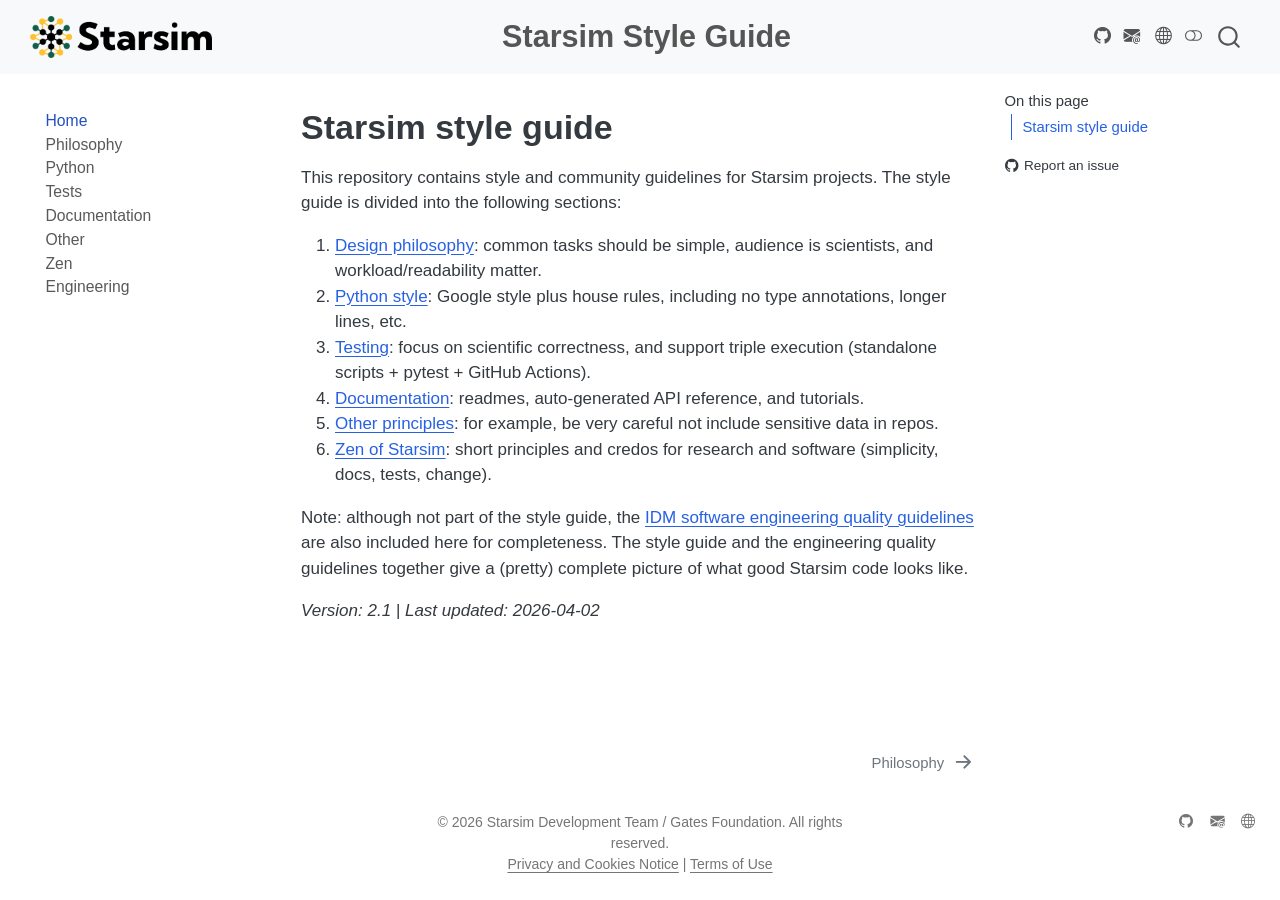
<file: index.html>
<!DOCTYPE html>
<html xmlns="http://www.w3.org/1999/xhtml" lang="en" xml:lang="en"><head>

<meta charset="utf-8">
<meta name="generator" content="quarto-1.10.19">

<meta name="viewport" content="width=device-width, initial-scale=1.0, user-scalable=yes">


<title>Starsim Style Guide</title>
<style>
/* Default styles provided by pandoc.
** See https://pandoc.org/MANUAL.html#variables-for-html for config info.
*/
span.smallcaps{font-variant: small-caps;}
div.columns{display: flex; gap: 1.5em;}
div.column{flex: auto;}
@media screen {
div.columns{gap: min(4vw, 1.5em);}
div.column{overflow-x: auto;}
}
div.hanging-indent{margin-left: 1.5em; text-indent: -1.5em;}
ul.task-list{list-style: none;}
ul.task-list li input[type="checkbox"] {
  width: 0.8em;
  margin: 0 0.8em 0.2em -1em; /* quarto-specific, see https://github.com/quarto-dev/quarto-cli/issues/4556 */ 
  vertical-align: middle;
}
</style>


<script src="site_libs/quarto-nav/quarto-nav.js"></script>
<script src="site_libs/clipboard/clipboard.min.js"></script>
<script src="site_libs/quarto-search/autocomplete.umd.js"></script>
<script src="site_libs/quarto-search/fuse.min.js"></script>
<script src="site_libs/quarto-search/quarto-search.js"></script>
<meta name="quarto:offset" content="./">
<link href="./1_philosophy.html" rel="next">
<link href=".//assets/favicon.ico" rel="icon">
<script src="site_libs/quarto-html/quarto.js" type="module"></script>
<script src="site_libs/quarto-html/tabsets/tabsets.js" type="module"></script>
<script src="site_libs/quarto-html/popper.min.js"></script>
<script src="site_libs/quarto-html/tippy.umd.min.js"></script>
<script src="site_libs/quarto-html/anchor.min.js"></script>
<link href="site_libs/quarto-html/tippy.css" rel="stylesheet">
<link href="site_libs/quarto-html/quarto-syntax-highlighting-5c1318cf63eba56dbef7ba16bc7d56f5.css" rel="stylesheet" class="quarto-color-scheme" id="quarto-text-highlighting-styles">
<link href="site_libs/quarto-html/quarto-syntax-highlighting-dark-6453f418aeef366c23116eb9cb0b6816.css" rel="stylesheet" class="quarto-color-scheme quarto-color-alternate" id="quarto-text-highlighting-styles">
<link href="site_libs/quarto-html/quarto-syntax-highlighting-5c1318cf63eba56dbef7ba16bc7d56f5.css" rel="stylesheet" class="quarto-color-scheme-extra" id="quarto-text-highlighting-styles">
<script src="site_libs/bootstrap/bootstrap.min.js"></script>
<link href="site_libs/bootstrap/bootstrap-icons.css" rel="stylesheet">
<link href="site_libs/bootstrap/bootstrap-f147ff0edcba14fc1363cea39731a244.min.css" rel="stylesheet" append-hash="true" class="quarto-color-scheme" id="quarto-bootstrap" data-mode="light">
<link href="site_libs/bootstrap/bootstrap-dark-9d73b2f327211b430cd3ecc299e40db5.min.css" rel="stylesheet" append-hash="true" class="quarto-color-scheme quarto-color-alternate" id="quarto-bootstrap" data-mode="dark">
<link href="site_libs/bootstrap/bootstrap-f147ff0edcba14fc1363cea39731a244.min.css" rel="stylesheet" append-hash="true" class="quarto-color-scheme-extra" id="quarto-bootstrap" data-mode="light">
<script id="quarto-search-options" type="application/json">{
  "location": "navbar",
  "copy-button": false,
  "collapse-after": 3,
  "panel-placement": "end",
  "type": "overlay",
  "limit": 50,
  "keyboard-shortcut": [
    "f",
    "/",
    "s"
  ],
  "language": {
    "search-no-results-text": "No results",
    "search-matching-documents-text": "matching documents",
    "search-copy-link-title": "Copy link to search",
    "search-hide-matches-text": "Hide additional matches",
    "search-more-match-text": "more match in this document",
    "search-more-matches-text": "more matches in this document",
    "search-clear-button-title": "Clear",
    "search-text-placeholder": "",
    "search-detached-cancel-button-title": "Cancel",
    "search-submit-button-title": "Submit",
    "search-label": "Search"
  }
}</script>


<link rel="stylesheet" href="assets/styles.css">
</head>

<body class="nav-sidebar floating nav-fixed quarto-light"><script id="quarto-html-before-body" type="application/javascript">
    const toggleBodyColorMode = (bsSheetEl) => {
      const mode = bsSheetEl.getAttribute("data-mode");
      const bodyEl = window.document.querySelector("body");
      if (mode === "dark") {
        bodyEl.classList.add("quarto-dark");
        bodyEl.classList.remove("quarto-light");
      } else {
        bodyEl.classList.add("quarto-light");
        bodyEl.classList.remove("quarto-dark");
      }
    }
    const toggleBodyColorPrimary = () => {
      const bsSheetEl = window.document.querySelector("link#quarto-bootstrap:not([rel=disabled-stylesheet])");
      if (bsSheetEl) {
        toggleBodyColorMode(bsSheetEl);
      }
    }
    const setColorSchemeToggle = (alternate) => {
      const toggles = window.document.querySelectorAll('.quarto-color-scheme-toggle');
      for (let i=0; i < toggles.length; i++) {
        const toggle = toggles[i];
        if (toggle) {
          if (alternate) {
            toggle.classList.add("alternate");
          } else {
            toggle.classList.remove("alternate");
          }
        }
      }
    };
    const toggleColorMode = (alternate) => {
      // Switch the stylesheets
      const primaryStylesheets = window.document.querySelectorAll('link.quarto-color-scheme:not(.quarto-color-alternate)');
      const alternateStylesheets = window.document.querySelectorAll('link.quarto-color-scheme.quarto-color-alternate');
      manageTransitions('#quarto-margin-sidebar .nav-link', false);
      if (alternate) {
        // note: dark is layered on light, we don't disable primary!
        enableStylesheet(alternateStylesheets);
        for (const sheetNode of alternateStylesheets) {
          if (sheetNode.id === "quarto-bootstrap") {
            toggleBodyColorMode(sheetNode);
          }
        }
      } else {
        disableStylesheet(alternateStylesheets);
        enableStylesheet(primaryStylesheets)
        toggleBodyColorPrimary();
      }
      manageTransitions('#quarto-margin-sidebar .nav-link', true);
      // Switch the toggles
      setColorSchemeToggle(alternate)
      // Hack to workaround the fact that safari doesn't
      // properly recolor the scrollbar when toggling (#1455)
      if (navigator.userAgent.indexOf('Safari') > 0 && navigator.userAgent.indexOf('Chrome') == -1) {
        manageTransitions("body", false);
        window.scrollTo(0, 1);
        setTimeout(() => {
          window.scrollTo(0, 0);
          manageTransitions("body", true);
        }, 40);
      }
    }
    const disableStylesheet = (stylesheets) => {
      for (let i=0; i < stylesheets.length; i++) {
        const stylesheet = stylesheets[i];
        stylesheet.rel = 'disabled-stylesheet';
      }
    }
    const enableStylesheet = (stylesheets) => {
      for (let i=0; i < stylesheets.length; i++) {
        const stylesheet = stylesheets[i];
        if(stylesheet.rel !== 'stylesheet') { // for Chrome, which will still FOUC without this check
          stylesheet.rel = 'stylesheet';
        }
      }
    }
    const manageTransitions = (selector, allowTransitions) => {
      const els = window.document.querySelectorAll(selector);
      for (let i=0; i < els.length; i++) {
        const el = els[i];
        if (allowTransitions) {
          el.classList.remove('notransition');
        } else {
          el.classList.add('notransition');
        }
      }
    }
    const isFileUrl = () => {
      return window.location.protocol === 'file:';
    }
    const hasAlternateSentinel = () => {
      let styleSentinel = getColorSchemeSentinel();
      if (styleSentinel !== null) {
        return styleSentinel === "alternate";
      } else {
        return false;
      }
    }
    const setStyleSentinel = (alternate) => {
      const value = alternate ? "alternate" : "default";
      if (!isFileUrl()) {
        window.localStorage.setItem("quarto-color-scheme", value);
      } else {
        localAlternateSentinel = value;
      }
    }
    const getColorSchemeSentinel = () => {
      if (!isFileUrl()) {
        const storageValue = window.localStorage.getItem("quarto-color-scheme");
        return storageValue != null ? storageValue : localAlternateSentinel;
      } else {
        return localAlternateSentinel;
      }
    }
    const toggleGiscusIfUsed = (isAlternate, darkModeDefault) => {
      const baseTheme = document.querySelector('#giscus-base-theme')?.value ?? 'light';
      const alternateTheme = document.querySelector('#giscus-alt-theme')?.value ?? 'dark';
      let newTheme = '';
      if(authorPrefersDark) {
        newTheme = isAlternate ? baseTheme : alternateTheme;
      } else {
        newTheme = isAlternate ? alternateTheme : baseTheme;
      }
      const changeGiscusTheme = () => {
        // From: https://github.com/giscus/giscus/issues/336
        const sendMessage = (message) => {
          const iframe = document.querySelector('iframe.giscus-frame');
          if (!iframe) return;
          iframe.contentWindow.postMessage({ giscus: message }, 'https://giscus.app');
        }
        sendMessage({
          setConfig: {
            theme: newTheme
          }
        });
      }
      const isGiscussLoaded = window.document.querySelector('iframe.giscus-frame') !== null;
      if (isGiscussLoaded) {
        changeGiscusTheme();
      }
    };
    const authorPrefersDark = false;
    const darkModeDefault = authorPrefersDark;
      document.querySelector('link#quarto-text-highlighting-styles.quarto-color-scheme-extra').rel = 'disabled-stylesheet';
      document.querySelector('link#quarto-bootstrap.quarto-color-scheme-extra').rel = 'disabled-stylesheet';
    let localAlternateSentinel = darkModeDefault ? 'alternate' : 'default';
    // Dark / light mode switch
    window.quartoToggleColorScheme = () => {
      // Read the current dark / light value
      let toAlternate = !hasAlternateSentinel();
      toggleColorMode(toAlternate);
      setStyleSentinel(toAlternate);
      toggleGiscusIfUsed(toAlternate, darkModeDefault);
      window.dispatchEvent(new Event('resize'));
    };
    // Switch to dark mode if need be
    if (hasAlternateSentinel()) {
      toggleColorMode(true);
    } else {
      toggleColorMode(false);
    }
  </script>

<div id="quarto-search-results"></div>
  <header id="quarto-header" class="headroom fixed-top">
    <nav class="navbar navbar-expand-lg " data-bs-theme="dark">
      <div class="navbar-container container-fluid">
      <div class="navbar-brand-container mx-auto">
    <a href="./index.html" class="navbar-brand navbar-brand-logo">
    <img src="./assets/starsim-logo.png" alt="" class="navbar-logo light-content">
    <img src="./assets/starsim-logo.png" alt="" class="navbar-logo dark-content">
    </a>
    <a class="navbar-brand" href="./index.html">
    <span class="navbar-title">Starsim Style Guide</span>
    </a>
  </div>
        <div class="quarto-navbar-tools tools-wide tools-end">
    <a href="https://github.com/starsimhub/styleguide" title="" class="quarto-navigation-tool px-1" aria-label=""><i class="bi bi-github"></i></a>
    <a href="mailto:info@starsim.org" title="" class="quarto-navigation-tool px-1" aria-label=""><i class="bi bi-envelope-at-fill"></i></a>
    <a href="https://starsim.org" title="" class="quarto-navigation-tool px-1" aria-label=""><i class="bi bi-globe"></i></a>
  <a href="" class="quarto-color-scheme-toggle quarto-navigation-tool  px-1" onclick="window.quartoToggleColorScheme(); return false;" title="Toggle dark mode"><i class="bi"></i></a>
</div>
          <div id="quarto-search" class="" title="Search"></div>
      </div> <!-- /container-fluid -->
    </nav>
  <nav class="quarto-secondary-nav">
    <div class="container-fluid d-flex">
      <button type="button" class="quarto-btn-toggle btn" data-bs-toggle="collapse" role="button" data-bs-target=".quarto-sidebar-collapse-item" aria-controls="quarto-sidebar" aria-expanded="false" aria-label="Toggle sidebar navigation" onclick="if (window.quartoToggleHeadroom) { window.quartoToggleHeadroom(); }">
        <i class="bi bi-layout-text-sidebar-reverse"></i>
      </button>
        <nav class="quarto-page-breadcrumbs" aria-label="breadcrumb"><ol class="breadcrumb"><li class="breadcrumb-item"><a href="./index.html">Home</a></li></ol></nav>
        <a class="flex-grow-1" role="navigation" data-bs-toggle="collapse" data-bs-target=".quarto-sidebar-collapse-item" aria-controls="quarto-sidebar" aria-expanded="false" aria-label="Toggle sidebar navigation" onclick="if (window.quartoToggleHeadroom) { window.quartoToggleHeadroom(); }">      
        </a>
    </div>
  </nav>
</header>
<!-- content -->
<div id="quarto-content" class="quarto-container page-columns page-rows-contents page-layout-article page-navbar">
<!-- sidebar -->
  <nav id="quarto-sidebar" class="sidebar collapse collapse-horizontal quarto-sidebar-collapse-item sidebar-navigation floating overflow-auto">
    <div class="sidebar-menu-container"> 
    <ul class="list-unstyled mt-1">
        <li class="sidebar-item">
  <div class="sidebar-item-container"> 
  <a href="./index.html" class="sidebar-item-text sidebar-link active">
 <span class="menu-text">Home</span></a>
  </div>
</li>
        <li class="sidebar-item">
  <div class="sidebar-item-container"> 
  <a href="./1_philosophy.html" class="sidebar-item-text sidebar-link">
 <span class="menu-text">Philosophy</span></a>
  </div>
</li>
        <li class="sidebar-item">
  <div class="sidebar-item-container"> 
  <a href="./2_python.html" class="sidebar-item-text sidebar-link">
 <span class="menu-text">Python</span></a>
  </div>
</li>
        <li class="sidebar-item">
  <div class="sidebar-item-container"> 
  <a href="./3_tests.html" class="sidebar-item-text sidebar-link">
 <span class="menu-text">Tests</span></a>
  </div>
</li>
        <li class="sidebar-item">
  <div class="sidebar-item-container"> 
  <a href="./4_documentation.html" class="sidebar-item-text sidebar-link">
 <span class="menu-text">Documentation</span></a>
  </div>
</li>
        <li class="sidebar-item">
  <div class="sidebar-item-container"> 
  <a href="./5_other.html" class="sidebar-item-text sidebar-link">
 <span class="menu-text">Other</span></a>
  </div>
</li>
        <li class="sidebar-item">
  <div class="sidebar-item-container"> 
  <a href="./6_zen.html" class="sidebar-item-text sidebar-link">
 <span class="menu-text">Zen</span></a>
  </div>
</li>
        <li class="sidebar-item">
  <div class="sidebar-item-container"> 
  <a href="./engineering_quality_guidelines.html" class="sidebar-item-text sidebar-link">
 <span class="menu-text">Engineering</span></a>
  </div>
</li>
    </ul>
    </div>
</nav>
<div id="quarto-sidebar-glass" class="quarto-sidebar-collapse-item" data-bs-toggle="collapse" data-bs-target=".quarto-sidebar-collapse-item"></div>
<!-- margin-sidebar -->
    <div id="quarto-margin-sidebar" class="sidebar margin-sidebar">
        <nav id="TOC" role="doc-toc" class="toc-active">
    <h2 id="toc-title">On this page</h2>
   
  <ul>
  <li><a href="#starsim-style-guide" id="toc-starsim-style-guide" class="nav-link active" data-scroll-target="#starsim-style-guide">Starsim style guide</a></li>
  </ul>
<div class="toc-actions"><ul><li><a href="https://github.com/starsimhub/styleguide/issues/new" class="toc-action"><i class="bi bi-github"></i>Report an issue</a></li></ul></div></nav>
    </div>
<!-- main -->
<main class="content" id="quarto-document-content"><header id="title-block-header" class="quarto-title-block"></header>





<section id="starsim-style-guide" class="level1">
<h1>Starsim style guide</h1>
<p>This repository contains style and community guidelines for Starsim projects. The style guide is divided into the following sections:</p>
<ol type="1">
<li><a href="./1_philosophy.html">Design philosophy</a>: common tasks should be simple, audience is scientists, and workload/readability matter.</li>
<li><a href="./2_python.html">Python style</a>: Google style plus house rules, including no type annotations, longer lines, etc.</li>
<li><a href="./3_tests.html">Testing</a>: focus on scientific correctness, and support triple execution (standalone scripts + pytest + GitHub Actions).</li>
<li><a href="./4_documentation.html">Documentation</a>: readmes, auto-generated API reference, and tutorials.</li>
<li><a href="./5_other.html">Other principles</a>: for example, be very careful not include sensitive data in repos.</li>
<li><a href="./6_zen.html">Zen of Starsim</a>: short principles and credos for research and software (simplicity, docs, tests, change).</li>
</ol>
<p>Note: although not part of the style guide, the <a href="./engineering_quality_guidelines.html">IDM software engineering quality guidelines</a> are also included here for completeness. The style guide and the engineering quality guidelines together give a (pretty) complete picture of what good Starsim code looks like.</p>
<p><em>Version: 2.1 | Last updated: 2026-04-02</em></p>


</section>

</main> <!-- /main -->
<script id="quarto-html-after-body" type="application/javascript">
  window.document.addEventListener("DOMContentLoaded", function (event) {
    // Ensure there is a toggle, if there isn't float one in the top right
    if (window.document.querySelector('.quarto-color-scheme-toggle') === null) {
      const a = window.document.createElement('a');
      a.classList.add('top-right');
      a.classList.add('quarto-color-scheme-toggle');
      a.href = "";
      a.onclick = function() { try { window.quartoToggleColorScheme(); } catch {} return false; };
      const i = window.document.createElement("i");
      i.classList.add('bi');
      a.appendChild(i);
      window.document.body.appendChild(a);
    }
    setColorSchemeToggle(hasAlternateSentinel())
    const icon = "";
    const anchorJS = new window.AnchorJS();
    anchorJS.options = {
      placement: 'right',
      icon: icon
    };
    anchorJS.add('.anchored');
    const isCodeAnnotation = (el) => {
      for (const clz of el.classList) {
        if (clz.startsWith('code-annotation-')) {                     
          return true;
        }
      }
      return false;
    }
    const onCopySuccess = function(e) {
      // button target
      const button = e.trigger;
      // don't keep focus
      button.blur();
      // flash "checked"
      button.classList.add('code-copy-button-checked');
      var currentTitle = button.getAttribute("title");
      button.setAttribute("title", "Copied!");
      let tooltip;
      if (window.bootstrap) {
        button.setAttribute("data-bs-toggle", "tooltip");
        button.setAttribute("data-bs-placement", "left");
        button.setAttribute("data-bs-title", "Copied!");
        tooltip = new bootstrap.Tooltip(button, 
          { trigger: "manual", 
            customClass: "code-copy-button-tooltip",
            offset: [0, -8]});
        tooltip.show();    
      }
      setTimeout(function() {
        if (tooltip) {
          tooltip.hide();
          button.removeAttribute("data-bs-title");
          button.removeAttribute("data-bs-toggle");
          button.removeAttribute("data-bs-placement");
        }
        button.setAttribute("title", currentTitle);
        button.classList.remove('code-copy-button-checked');
      }, 1000);
      // clear code selection
      e.clearSelection();
    }
    const getTextToCopy = function(trigger) {
      const outerScaffold = trigger.parentElement.cloneNode(true);
      const codeEl = outerScaffold.querySelector('code');
      for (const childEl of codeEl.children) {
        if (isCodeAnnotation(childEl)) {
          childEl.remove();
        }
      }
      return codeEl.innerText;
    }
    const clipboard = new window.ClipboardJS('.code-copy-button:not([data-in-quarto-modal])', {
      text: getTextToCopy
    });
    clipboard.on('success', onCopySuccess);
    if (window.document.getElementById('quarto-embedded-source-code-modal')) {
      const clipboardModal = new window.ClipboardJS('.code-copy-button[data-in-quarto-modal]', {
        text: getTextToCopy,
        container: window.document.getElementById('quarto-embedded-source-code-modal')
      });
      clipboardModal.on('success', onCopySuccess);
    }
      var localhostRegex = new RegExp(/^(?:http|https):\/\/localhost\:?[0-9]*\//);
      var mailtoRegex = new RegExp(/^mailto:/);
        var filterRegex = new RegExp("https:\/\/starsimhub\.github\.io\/styleguide\/");
      var isInternal = (href) => {
          return filterRegex.test(href) || localhostRegex.test(href) || mailtoRegex.test(href);
      }
      // Inspect non-navigation links and adorn them if external
     var links = window.document.querySelectorAll('a[href]:not(.nav-link):not(.navbar-brand):not(.toc-action):not(.sidebar-link):not(.sidebar-item-toggle):not(.pagination-link):not(.no-external):not([aria-hidden]):not(.dropdown-item):not(.quarto-navigation-tool):not(.about-link)');
      for (var i=0; i<links.length; i++) {
        const link = links[i];
        if (!isInternal(link.href)) {
          // undo the damage that might have been done by quarto-nav.js in the case of
          // links that we want to consider external
          if (link.dataset.originalHref !== undefined) {
            link.href = link.dataset.originalHref;
          }
        }
      }
    function tippyHover(el, contentFn, onTriggerFn, onUntriggerFn) {
      const config = {
        allowHTML: true,
        maxWidth: 500,
        delay: 100,
        arrow: false,
        appendTo: function(el) {
            return el.parentElement;
        },
        interactive: true,
        interactiveBorder: 10,
        theme: 'quarto',
        placement: 'bottom-start',
      };
      if (contentFn) {
        config.content = contentFn;
      }
      if (onTriggerFn) {
        config.onTrigger = onTriggerFn;
      }
      if (onUntriggerFn) {
        config.onUntrigger = onUntriggerFn;
      }
      window.tippy(el, config); 
    }
    const noterefs = window.document.querySelectorAll('a[role="doc-noteref"]');
    for (var i=0; i<noterefs.length; i++) {
      const ref = noterefs[i];
      tippyHover(ref, function() {
        // use id or data attribute instead here
        let href = ref.getAttribute('data-footnote-href') || ref.getAttribute('href');
        try { href = new URL(href).hash; } catch {}
        const id = href.replace(/^#\/?/, "");
        const note = window.document.getElementById(id);
        if (note) {
          return note.innerHTML;
        } else {
          return "";
        }
      });
    }
    const xrefs = window.document.querySelectorAll('a.quarto-xref');
    const processXRef = (id, note) => {
      // Strip column container classes
      const stripColumnClz = (el) => {
        el.classList.remove("page-full", "page-columns");
        if (el.children) {
          for (const child of el.children) {
            stripColumnClz(child);
          }
        }
      }
      stripColumnClz(note)
      if (id === null || id.startsWith('sec-')) {
        // Special case sections, only their first couple elements
        const container = document.createElement("div");
        if (note.children && note.children.length > 2) {
          container.appendChild(note.children[0].cloneNode(true));
          for (let i = 1; i < note.children.length; i++) {
            const child = note.children[i];
            if (child.tagName === "P" && child.innerText === "") {
              continue;
            } else {
              container.appendChild(child.cloneNode(true));
              break;
            }
          }
          if (window.Quarto?.typesetMath) {
            window.Quarto.typesetMath(container);
          }
          return container.innerHTML
        } else {
          if (window.Quarto?.typesetMath) {
            window.Quarto.typesetMath(note);
          }
          return note.innerHTML;
        }
      } else {
        // Remove any anchor links if they are present
        const anchorLink = note.querySelector('a.anchorjs-link');
        if (anchorLink) {
          anchorLink.remove();
        }
        if (window.Quarto?.typesetMath) {
          window.Quarto.typesetMath(note);
        }
        if (note.classList.contains("callout")) {
          return note.outerHTML;
        } else {
          return note.innerHTML;
        }
      }
    }
    for (var i=0; i<xrefs.length; i++) {
      const xref = xrefs[i];
      tippyHover(xref, undefined, function(instance) {
        instance.disable();
        let url = xref.getAttribute('href');
        let hash = undefined; 
        if (url.startsWith('#')) {
          hash = url;
        } else {
          try { hash = new URL(url).hash; } catch {}
        }
        if (hash) {
          const id = hash.replace(/^#\/?/, "");
          const note = window.document.getElementById(id);
          if (note !== null) {
            try {
              const html = processXRef(id, note.cloneNode(true));
              instance.setContent(html);
            } finally {
              instance.enable();
              instance.show();
            }
          } else {
            // See if we can fetch this
            fetch(url.split('#')[0])
            .then(res => res.text())
            .then(html => {
              const parser = new DOMParser();
              const htmlDoc = parser.parseFromString(html, "text/html");
              const note = htmlDoc.getElementById(id);
              if (note !== null) {
                const html = processXRef(id, note);
                instance.setContent(html);
              } 
            }).finally(() => {
              instance.enable();
              instance.show();
            });
          }
        } else {
          // See if we can fetch a full url (with no hash to target)
          // This is a special case and we should probably do some content thinning / targeting
          fetch(url)
          .then(res => res.text())
          .then(html => {
            const parser = new DOMParser();
            const htmlDoc = parser.parseFromString(html, "text/html");
            const note = htmlDoc.querySelector('main.content');
            if (note !== null) {
              // This should only happen for chapter cross references
              // (since there is no id in the URL)
              // remove the first header
              if (note.children.length > 0 && note.children[0].tagName === "HEADER") {
                note.children[0].remove();
              }
              const html = processXRef(null, note);
              instance.setContent(html);
            } 
          }).finally(() => {
            instance.enable();
            instance.show();
          });
        }
      }, function(instance) {
      });
    }
        let selectedAnnoteEl;
        const selectorForAnnotation = ( cell, annotation) => {
          let cellAttr = 'data-code-cell="' + cell + '"';
          let lineAttr = 'data-code-annotation="' +  annotation + '"';
          const selector = 'span[' + cellAttr + '][' + lineAttr + ']';
          return selector;
        }
        const selectCodeLines = (annoteEl) => {
          const doc = window.document;
          const targetCell = annoteEl.getAttribute("data-target-cell");
          const targetAnnotation = annoteEl.getAttribute("data-target-annotation");
          const annoteSpan = window.document.querySelector(selectorForAnnotation(targetCell, targetAnnotation));
          const lines = annoteSpan.getAttribute("data-code-lines").split(",");
          const lineIds = lines.map((line) => {
            return targetCell + "-" + line;
          })
          let top = null;
          let height = null;
          let parent = null;
          if (lineIds.length > 0) {
              //compute the position of the single el (top and bottom and make a div)
              const el = window.document.getElementById(lineIds[0]);
              top = el.offsetTop;
              height = el.offsetHeight;
              parent = el.parentElement.parentElement;
            if (lineIds.length > 1) {
              const lastEl = window.document.getElementById(lineIds[lineIds.length - 1]);
              const bottom = lastEl.offsetTop + lastEl.offsetHeight;
              height = bottom - top;
            }
            if (top !== null && height !== null && parent !== null) {
              // cook up a div (if necessary) and position it 
              let div = window.document.getElementById("code-annotation-line-highlight");
              if (div === null) {
                div = window.document.createElement("div");
                div.setAttribute("id", "code-annotation-line-highlight");
                div.style.position = 'absolute';
                parent.appendChild(div);
              }
              div.style.top = top - 2 + "px";
              div.style.height = height + 4 + "px";
              div.style.left = 0;
              let gutterDiv = window.document.getElementById("code-annotation-line-highlight-gutter");
              if (gutterDiv === null) {
                gutterDiv = window.document.createElement("div");
                gutterDiv.setAttribute("id", "code-annotation-line-highlight-gutter");
                gutterDiv.style.position = 'absolute';
                const codeCell = window.document.getElementById(targetCell);
                const gutter = codeCell.querySelector('.code-annotation-gutter');
                gutter.appendChild(gutterDiv);
              }
              gutterDiv.style.top = top - 2 + "px";
              gutterDiv.style.height = height + 4 + "px";
            }
            selectedAnnoteEl = annoteEl;
          }
        };
        const unselectCodeLines = () => {
          const elementsIds = ["code-annotation-line-highlight", "code-annotation-line-highlight-gutter"];
          elementsIds.forEach((elId) => {
            const div = window.document.getElementById(elId);
            if (div) {
              div.remove();
            }
          });
          selectedAnnoteEl = undefined;
        };
          // Handle positioning of the toggle
      window.addEventListener(
        "resize",
        throttle(() => {
          elRect = undefined;
          if (selectedAnnoteEl) {
            selectCodeLines(selectedAnnoteEl);
          }
        }, 10)
      );
      function throttle(fn, ms) {
      let throttle = false;
      let timer;
        return (...args) => {
          if(!throttle) { // first call gets through
              fn.apply(this, args);
              throttle = true;
          } else { // all the others get throttled
              if(timer) clearTimeout(timer); // cancel #2
              timer = setTimeout(() => {
                fn.apply(this, args);
                timer = throttle = false;
              }, ms);
          }
        };
      }
        // Attach click handler to the DT
        const annoteDls = window.document.querySelectorAll('dt[data-target-cell]');
        for (const annoteDlNode of annoteDls) {
          annoteDlNode.addEventListener('click', (event) => {
            const clickedEl = event.target;
            if (clickedEl !== selectedAnnoteEl) {
              unselectCodeLines();
              const activeEl = window.document.querySelector('dt[data-target-cell].code-annotation-active');
              if (activeEl) {
                activeEl.classList.remove('code-annotation-active');
              }
              selectCodeLines(clickedEl);
              clickedEl.classList.add('code-annotation-active');
            } else {
              // Unselect the line
              unselectCodeLines();
              clickedEl.classList.remove('code-annotation-active');
            }
          });
        }
    const findCites = (el) => {
      const parentEl = el.parentElement;
      if (parentEl) {
        const cites = parentEl.dataset.cites;
        if (cites) {
          return {
            el,
            cites: cites.split(' ')
          };
        } else {
          return findCites(el.parentElement)
        }
      } else {
        return undefined;
      }
    };
    var bibliorefs = window.document.querySelectorAll('a[role="doc-biblioref"]');
    for (var i=0; i<bibliorefs.length; i++) {
      const ref = bibliorefs[i];
      const citeInfo = findCites(ref);
      if (citeInfo) {
        tippyHover(citeInfo.el, function() {
          var popup = window.document.createElement('div');
          citeInfo.cites.forEach(function(cite) {
            var citeDiv = window.document.createElement('div');
            citeDiv.classList.add('hanging-indent');
            citeDiv.classList.add('csl-entry');
            var biblioDiv = window.document.getElementById('ref-' + cite);
            if (biblioDiv) {
              citeDiv.innerHTML = biblioDiv.innerHTML;
            }
            popup.appendChild(citeDiv);
          });
          return popup.innerHTML;
        });
      }
    }
  });
  </script>
<nav class="page-navigation">
  <div class="nav-page nav-page-previous">
  </div>
  <div class="nav-page nav-page-next">
      <a href="./1_philosophy.html" class="pagination-link" aria-label="Philosophy">
        <span class="nav-page-text">Philosophy</span> <i class="bi bi-arrow-right-short"></i>
      </a>
  </div>
</nav>
</div> <!-- /content -->
<footer class="footer">
  <div class="nav-footer">
    <div class="nav-footer-left">
      &nbsp;
    </div>   
    <div class="nav-footer-center">
<p>© 2026 Starsim Development Team / Gates Foundation. All rights reserved.<br><a href="https://www.gatesfoundation.org/Privacy-and-Cookies-Notice">Privacy and Cookies Notice</a> | <a href="https://www.gatesfoundation.org/Terms-of-Use">Terms of Use</a></p>
<div class="toc-actions d-sm-block d-md-none"><ul><li><a href="https://github.com/starsimhub/styleguide/issues/new" class="toc-action"><i class="bi bi-github"></i>Report an issue</a></li></ul></div></div>
    <div class="nav-footer-right">
      <ul class="footer-items list-unstyled">
    <li class="nav-item compact">
    <a class="nav-link" href="https://github.com/starsimhub/styleguide">
      <i class="bi bi-github" role="img" aria-label="GitHub">
</i> 
    </a>
  </li>  
    <li class="nav-item compact">
    <a class="nav-link" href="mailto:info@starsim.org">
      <i class="bi bi-envelope-at-fill" role="img">
</i> 
    </a>
  </li>  
    <li class="nav-item compact">
    <a class="nav-link" href="https://starsim.org/">
      <i class="bi bi-globe" role="img">
</i> 
    </a>
  </li>  
</ul>
    </div>
  </div>
</footer>




</body></html>
</file>
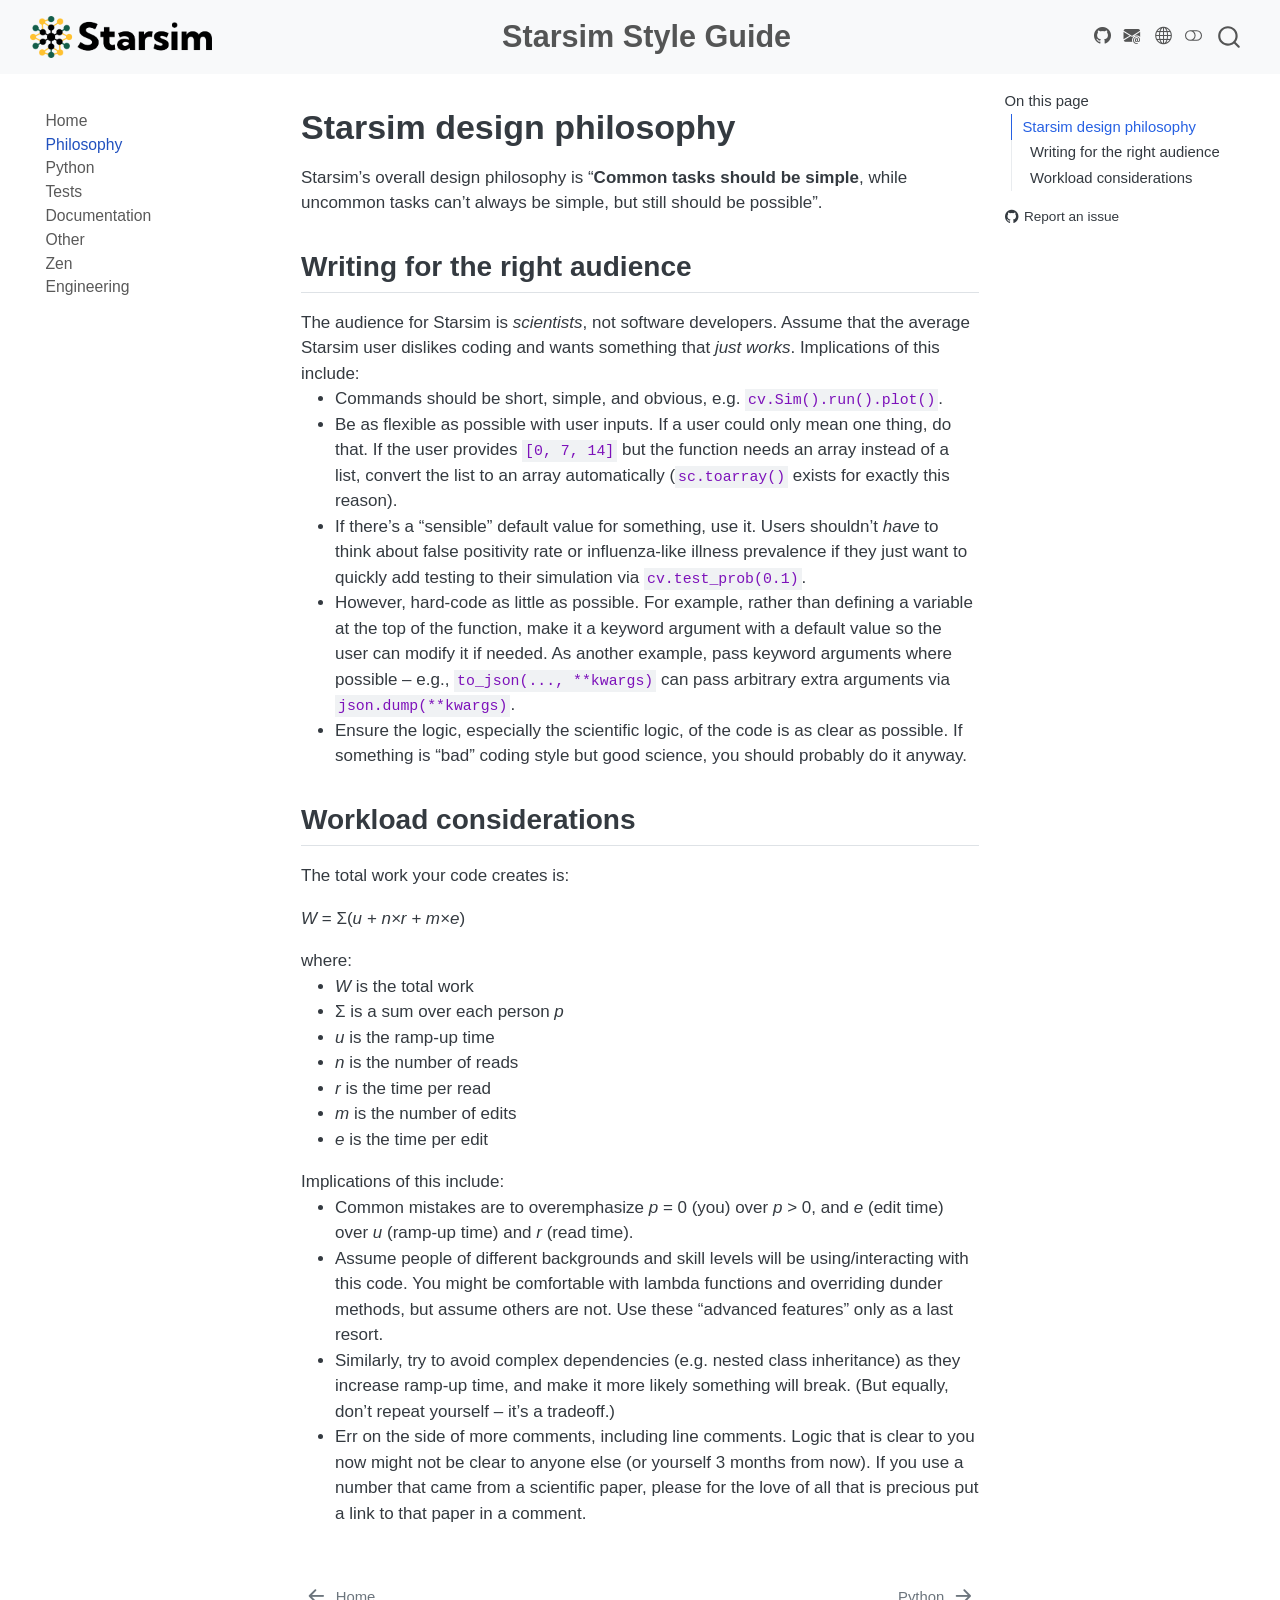
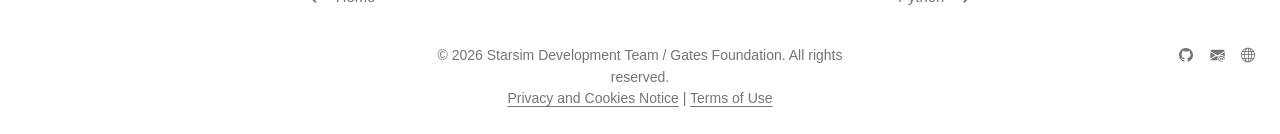
<file: 1_philosophy.html>
<!DOCTYPE html>
<html xmlns="http://www.w3.org/1999/xhtml" lang="en" xml:lang="en"><head>

<meta charset="utf-8">
<meta name="generator" content="quarto-1.10.19">

<meta name="viewport" content="width=device-width, initial-scale=1.0, user-scalable=yes">


<title>philosophy – Starsim Style Guide</title>
<style>
/* Default styles provided by pandoc.
** See https://pandoc.org/MANUAL.html#variables-for-html for config info.
*/
span.smallcaps{font-variant: small-caps;}
div.columns{display: flex; gap: 1.5em;}
div.column{flex: auto;}
@media screen {
div.columns{gap: min(4vw, 1.5em);}
div.column{overflow-x: auto;}
}
div.hanging-indent{margin-left: 1.5em; text-indent: -1.5em;}
ul.task-list{list-style: none;}
ul.task-list li input[type="checkbox"] {
  width: 0.8em;
  margin: 0 0.8em 0.2em -1em; /* quarto-specific, see https://github.com/quarto-dev/quarto-cli/issues/4556 */ 
  vertical-align: middle;
}
</style>


<script src="site_libs/quarto-nav/quarto-nav.js"></script>
<script src="site_libs/clipboard/clipboard.min.js"></script>
<script src="site_libs/quarto-search/autocomplete.umd.js"></script>
<script src="site_libs/quarto-search/fuse.min.js"></script>
<script src="site_libs/quarto-search/quarto-search.js"></script>
<meta name="quarto:offset" content="./">
<link href="./2_python.html" rel="next">
<link href="./index.html" rel="prev">
<link href=".//assets/favicon.ico" rel="icon">
<script src="site_libs/quarto-html/quarto.js" type="module"></script>
<script src="site_libs/quarto-html/tabsets/tabsets.js" type="module"></script>
<script src="site_libs/quarto-html/popper.min.js"></script>
<script src="site_libs/quarto-html/tippy.umd.min.js"></script>
<script src="site_libs/quarto-html/anchor.min.js"></script>
<link href="site_libs/quarto-html/tippy.css" rel="stylesheet">
<link href="site_libs/quarto-html/quarto-syntax-highlighting-5c1318cf63eba56dbef7ba16bc7d56f5.css" rel="stylesheet" class="quarto-color-scheme" id="quarto-text-highlighting-styles">
<link href="site_libs/quarto-html/quarto-syntax-highlighting-dark-6453f418aeef366c23116eb9cb0b6816.css" rel="stylesheet" class="quarto-color-scheme quarto-color-alternate" id="quarto-text-highlighting-styles">
<link href="site_libs/quarto-html/quarto-syntax-highlighting-5c1318cf63eba56dbef7ba16bc7d56f5.css" rel="stylesheet" class="quarto-color-scheme-extra" id="quarto-text-highlighting-styles">
<script src="site_libs/bootstrap/bootstrap.min.js"></script>
<link href="site_libs/bootstrap/bootstrap-icons.css" rel="stylesheet">
<link href="site_libs/bootstrap/bootstrap-f147ff0edcba14fc1363cea39731a244.min.css" rel="stylesheet" append-hash="true" class="quarto-color-scheme" id="quarto-bootstrap" data-mode="light">
<link href="site_libs/bootstrap/bootstrap-dark-9d73b2f327211b430cd3ecc299e40db5.min.css" rel="stylesheet" append-hash="true" class="quarto-color-scheme quarto-color-alternate" id="quarto-bootstrap" data-mode="dark">
<link href="site_libs/bootstrap/bootstrap-f147ff0edcba14fc1363cea39731a244.min.css" rel="stylesheet" append-hash="true" class="quarto-color-scheme-extra" id="quarto-bootstrap" data-mode="light">
<script id="quarto-search-options" type="application/json">{
  "location": "navbar",
  "copy-button": false,
  "collapse-after": 3,
  "panel-placement": "end",
  "type": "overlay",
  "limit": 50,
  "keyboard-shortcut": [
    "f",
    "/",
    "s"
  ],
  "language": {
    "search-no-results-text": "No results",
    "search-matching-documents-text": "matching documents",
    "search-copy-link-title": "Copy link to search",
    "search-hide-matches-text": "Hide additional matches",
    "search-more-match-text": "more match in this document",
    "search-more-matches-text": "more matches in this document",
    "search-clear-button-title": "Clear",
    "search-text-placeholder": "",
    "search-detached-cancel-button-title": "Cancel",
    "search-submit-button-title": "Submit",
    "search-label": "Search"
  }
}</script>


<link rel="stylesheet" href="assets/styles.css">
</head>

<body class="nav-sidebar floating nav-fixed quarto-light"><script id="quarto-html-before-body" type="application/javascript">
    const toggleBodyColorMode = (bsSheetEl) => {
      const mode = bsSheetEl.getAttribute("data-mode");
      const bodyEl = window.document.querySelector("body");
      if (mode === "dark") {
        bodyEl.classList.add("quarto-dark");
        bodyEl.classList.remove("quarto-light");
      } else {
        bodyEl.classList.add("quarto-light");
        bodyEl.classList.remove("quarto-dark");
      }
    }
    const toggleBodyColorPrimary = () => {
      const bsSheetEl = window.document.querySelector("link#quarto-bootstrap:not([rel=disabled-stylesheet])");
      if (bsSheetEl) {
        toggleBodyColorMode(bsSheetEl);
      }
    }
    const setColorSchemeToggle = (alternate) => {
      const toggles = window.document.querySelectorAll('.quarto-color-scheme-toggle');
      for (let i=0; i < toggles.length; i++) {
        const toggle = toggles[i];
        if (toggle) {
          if (alternate) {
            toggle.classList.add("alternate");
          } else {
            toggle.classList.remove("alternate");
          }
        }
      }
    };
    const toggleColorMode = (alternate) => {
      // Switch the stylesheets
      const primaryStylesheets = window.document.querySelectorAll('link.quarto-color-scheme:not(.quarto-color-alternate)');
      const alternateStylesheets = window.document.querySelectorAll('link.quarto-color-scheme.quarto-color-alternate');
      manageTransitions('#quarto-margin-sidebar .nav-link', false);
      if (alternate) {
        // note: dark is layered on light, we don't disable primary!
        enableStylesheet(alternateStylesheets);
        for (const sheetNode of alternateStylesheets) {
          if (sheetNode.id === "quarto-bootstrap") {
            toggleBodyColorMode(sheetNode);
          }
        }
      } else {
        disableStylesheet(alternateStylesheets);
        enableStylesheet(primaryStylesheets)
        toggleBodyColorPrimary();
      }
      manageTransitions('#quarto-margin-sidebar .nav-link', true);
      // Switch the toggles
      setColorSchemeToggle(alternate)
      // Hack to workaround the fact that safari doesn't
      // properly recolor the scrollbar when toggling (#1455)
      if (navigator.userAgent.indexOf('Safari') > 0 && navigator.userAgent.indexOf('Chrome') == -1) {
        manageTransitions("body", false);
        window.scrollTo(0, 1);
        setTimeout(() => {
          window.scrollTo(0, 0);
          manageTransitions("body", true);
        }, 40);
      }
    }
    const disableStylesheet = (stylesheets) => {
      for (let i=0; i < stylesheets.length; i++) {
        const stylesheet = stylesheets[i];
        stylesheet.rel = 'disabled-stylesheet';
      }
    }
    const enableStylesheet = (stylesheets) => {
      for (let i=0; i < stylesheets.length; i++) {
        const stylesheet = stylesheets[i];
        if(stylesheet.rel !== 'stylesheet') { // for Chrome, which will still FOUC without this check
          stylesheet.rel = 'stylesheet';
        }
      }
    }
    const manageTransitions = (selector, allowTransitions) => {
      const els = window.document.querySelectorAll(selector);
      for (let i=0; i < els.length; i++) {
        const el = els[i];
        if (allowTransitions) {
          el.classList.remove('notransition');
        } else {
          el.classList.add('notransition');
        }
      }
    }
    const isFileUrl = () => {
      return window.location.protocol === 'file:';
    }
    const hasAlternateSentinel = () => {
      let styleSentinel = getColorSchemeSentinel();
      if (styleSentinel !== null) {
        return styleSentinel === "alternate";
      } else {
        return false;
      }
    }
    const setStyleSentinel = (alternate) => {
      const value = alternate ? "alternate" : "default";
      if (!isFileUrl()) {
        window.localStorage.setItem("quarto-color-scheme", value);
      } else {
        localAlternateSentinel = value;
      }
    }
    const getColorSchemeSentinel = () => {
      if (!isFileUrl()) {
        const storageValue = window.localStorage.getItem("quarto-color-scheme");
        return storageValue != null ? storageValue : localAlternateSentinel;
      } else {
        return localAlternateSentinel;
      }
    }
    const toggleGiscusIfUsed = (isAlternate, darkModeDefault) => {
      const baseTheme = document.querySelector('#giscus-base-theme')?.value ?? 'light';
      const alternateTheme = document.querySelector('#giscus-alt-theme')?.value ?? 'dark';
      let newTheme = '';
      if(authorPrefersDark) {
        newTheme = isAlternate ? baseTheme : alternateTheme;
      } else {
        newTheme = isAlternate ? alternateTheme : baseTheme;
      }
      const changeGiscusTheme = () => {
        // From: https://github.com/giscus/giscus/issues/336
        const sendMessage = (message) => {
          const iframe = document.querySelector('iframe.giscus-frame');
          if (!iframe) return;
          iframe.contentWindow.postMessage({ giscus: message }, 'https://giscus.app');
        }
        sendMessage({
          setConfig: {
            theme: newTheme
          }
        });
      }
      const isGiscussLoaded = window.document.querySelector('iframe.giscus-frame') !== null;
      if (isGiscussLoaded) {
        changeGiscusTheme();
      }
    };
    const authorPrefersDark = false;
    const darkModeDefault = authorPrefersDark;
      document.querySelector('link#quarto-text-highlighting-styles.quarto-color-scheme-extra').rel = 'disabled-stylesheet';
      document.querySelector('link#quarto-bootstrap.quarto-color-scheme-extra').rel = 'disabled-stylesheet';
    let localAlternateSentinel = darkModeDefault ? 'alternate' : 'default';
    // Dark / light mode switch
    window.quartoToggleColorScheme = () => {
      // Read the current dark / light value
      let toAlternate = !hasAlternateSentinel();
      toggleColorMode(toAlternate);
      setStyleSentinel(toAlternate);
      toggleGiscusIfUsed(toAlternate, darkModeDefault);
      window.dispatchEvent(new Event('resize'));
    };
    // Switch to dark mode if need be
    if (hasAlternateSentinel()) {
      toggleColorMode(true);
    } else {
      toggleColorMode(false);
    }
  </script>

<div id="quarto-search-results"></div>
  <header id="quarto-header" class="headroom fixed-top">
    <nav class="navbar navbar-expand-lg " data-bs-theme="dark">
      <div class="navbar-container container-fluid">
      <div class="navbar-brand-container mx-auto">
    <a href="./index.html" class="navbar-brand navbar-brand-logo">
    <img src="./assets/starsim-logo.png" alt="" class="navbar-logo light-content">
    <img src="./assets/starsim-logo.png" alt="" class="navbar-logo dark-content">
    </a>
    <a class="navbar-brand" href="./index.html">
    <span class="navbar-title">Starsim Style Guide</span>
    </a>
  </div>
        <div class="quarto-navbar-tools tools-wide tools-end">
    <a href="https://github.com/starsimhub/styleguide" title="" class="quarto-navigation-tool px-1" aria-label=""><i class="bi bi-github"></i></a>
    <a href="mailto:info@starsim.org" title="" class="quarto-navigation-tool px-1" aria-label=""><i class="bi bi-envelope-at-fill"></i></a>
    <a href="https://starsim.org" title="" class="quarto-navigation-tool px-1" aria-label=""><i class="bi bi-globe"></i></a>
  <a href="" class="quarto-color-scheme-toggle quarto-navigation-tool  px-1" onclick="window.quartoToggleColorScheme(); return false;" title="Toggle dark mode"><i class="bi"></i></a>
</div>
          <div id="quarto-search" class="" title="Search"></div>
      </div> <!-- /container-fluid -->
    </nav>
  <nav class="quarto-secondary-nav">
    <div class="container-fluid d-flex">
      <button type="button" class="quarto-btn-toggle btn" data-bs-toggle="collapse" role="button" data-bs-target=".quarto-sidebar-collapse-item" aria-controls="quarto-sidebar" aria-expanded="false" aria-label="Toggle sidebar navigation" onclick="if (window.quartoToggleHeadroom) { window.quartoToggleHeadroom(); }">
        <i class="bi bi-layout-text-sidebar-reverse"></i>
      </button>
        <nav class="quarto-page-breadcrumbs" aria-label="breadcrumb"><ol class="breadcrumb"><li class="breadcrumb-item"><a href="./1_philosophy.html">Philosophy</a></li></ol></nav>
        <a class="flex-grow-1" role="navigation" data-bs-toggle="collapse" data-bs-target=".quarto-sidebar-collapse-item" aria-controls="quarto-sidebar" aria-expanded="false" aria-label="Toggle sidebar navigation" onclick="if (window.quartoToggleHeadroom) { window.quartoToggleHeadroom(); }">      
        </a>
    </div>
  </nav>
</header>
<!-- content -->
<div id="quarto-content" class="quarto-container page-columns page-rows-contents page-layout-article page-navbar">
<!-- sidebar -->
  <nav id="quarto-sidebar" class="sidebar collapse collapse-horizontal quarto-sidebar-collapse-item sidebar-navigation floating overflow-auto">
    <div class="sidebar-menu-container"> 
    <ul class="list-unstyled mt-1">
        <li class="sidebar-item">
  <div class="sidebar-item-container"> 
  <a href="./index.html" class="sidebar-item-text sidebar-link">
 <span class="menu-text">Home</span></a>
  </div>
</li>
        <li class="sidebar-item">
  <div class="sidebar-item-container"> 
  <a href="./1_philosophy.html" class="sidebar-item-text sidebar-link active">
 <span class="menu-text">Philosophy</span></a>
  </div>
</li>
        <li class="sidebar-item">
  <div class="sidebar-item-container"> 
  <a href="./2_python.html" class="sidebar-item-text sidebar-link">
 <span class="menu-text">Python</span></a>
  </div>
</li>
        <li class="sidebar-item">
  <div class="sidebar-item-container"> 
  <a href="./3_tests.html" class="sidebar-item-text sidebar-link">
 <span class="menu-text">Tests</span></a>
  </div>
</li>
        <li class="sidebar-item">
  <div class="sidebar-item-container"> 
  <a href="./4_documentation.html" class="sidebar-item-text sidebar-link">
 <span class="menu-text">Documentation</span></a>
  </div>
</li>
        <li class="sidebar-item">
  <div class="sidebar-item-container"> 
  <a href="./5_other.html" class="sidebar-item-text sidebar-link">
 <span class="menu-text">Other</span></a>
  </div>
</li>
        <li class="sidebar-item">
  <div class="sidebar-item-container"> 
  <a href="./6_zen.html" class="sidebar-item-text sidebar-link">
 <span class="menu-text">Zen</span></a>
  </div>
</li>
        <li class="sidebar-item">
  <div class="sidebar-item-container"> 
  <a href="./engineering_quality_guidelines.html" class="sidebar-item-text sidebar-link">
 <span class="menu-text">Engineering</span></a>
  </div>
</li>
    </ul>
    </div>
</nav>
<div id="quarto-sidebar-glass" class="quarto-sidebar-collapse-item" data-bs-toggle="collapse" data-bs-target=".quarto-sidebar-collapse-item"></div>
<!-- margin-sidebar -->
    <div id="quarto-margin-sidebar" class="sidebar margin-sidebar">
        <nav id="TOC" role="doc-toc" class="toc-active">
    <h2 id="toc-title">On this page</h2>
   
  <ul>
  <li><a href="#starsim-design-philosophy" id="toc-starsim-design-philosophy" class="nav-link active" data-scroll-target="#starsim-design-philosophy">Starsim design philosophy</a>
  <ul class="collapse">
  <li><a href="#writing-for-the-right-audience" id="toc-writing-for-the-right-audience" class="nav-link" data-scroll-target="#writing-for-the-right-audience">Writing for the right audience</a></li>
  <li><a href="#workload-considerations" id="toc-workload-considerations" class="nav-link" data-scroll-target="#workload-considerations">Workload considerations</a></li>
  </ul></li>
  </ul>
<div class="toc-actions"><ul><li><a href="https://github.com/starsimhub/styleguide/issues/new" class="toc-action"><i class="bi bi-github"></i>Report an issue</a></li></ul></div></nav>
    </div>
<!-- main -->
<main class="content" id="quarto-document-content"><header id="title-block-header" class="quarto-title-block"></header>





<section id="starsim-design-philosophy" class="level1">
<h1>Starsim design philosophy</h1>
<p>Starsim’s overall design philosophy is “<strong>Common tasks should be simple</strong>, while uncommon tasks can’t always be simple, but still should be possible”.</p>
<section id="writing-for-the-right-audience" class="level2">
<h2 class="anchored" data-anchor-id="writing-for-the-right-audience">Writing for the right audience</h2>
<p>The audience for Starsim is <em>scientists</em>, not software developers. Assume that the average Starsim user dislikes coding and wants something that <em>just works</em>. Implications of this include:</p>
<ul>
<li>Commands should be short, simple, and obvious, e.g.&nbsp;<code>cv.Sim().run().plot()</code>.</li>
<li>Be as flexible as possible with user inputs. If a user could only mean one thing, do that. If the user provides <code>[0, 7, 14]</code> but the function needs an array instead of a list, convert the list to an array automatically (<code>sc.toarray()</code> exists for exactly this reason).</li>
<li>If there’s a “sensible” default value for something, use it. Users shouldn’t <em>have</em> to think about false positivity rate or influenza-like illness prevalence if they just want to quickly add testing to their simulation via <code>cv.test_prob(0.1)</code>.</li>
<li>However, hard-code as little as possible. For example, rather than defining a variable at the top of the function, make it a keyword argument with a default value so the user can modify it if needed. As another example, pass keyword arguments where possible – e.g., <code>to_json(..., **kwargs)</code> can pass arbitrary extra arguments via <code>json.dump(**kwargs)</code>.</li>
<li>Ensure the logic, especially the scientific logic, of the code is as clear as possible. If something is “bad” coding style but good science, you should probably do it anyway.</li>
</ul>
</section>
<section id="workload-considerations" class="level2">
<h2 class="anchored" data-anchor-id="workload-considerations">Workload considerations</h2>
<p>The total work your code creates is:</p>
<p><em>W</em> = Σ(<em>u + n×r + m×e</em>)</p>
<p>where:</p>
<ul>
<li><em>W</em> is the total work</li>
<li>Σ is a sum over each person <em>p</em></li>
<li><em>u</em> is the ramp-up time</li>
<li><em>n</em> is the number of reads</li>
<li><em>r</em> is the time per read</li>
<li><em>m</em> is the number of edits</li>
<li><em>e</em> is the time per edit</li>
</ul>
<p>Implications of this include:</p>
<ul>
<li>Common mistakes are to overemphasize <em>p</em> = 0 (you) over <em>p</em> &gt; 0, and <em>e</em> (edit time) over <em>u</em> (ramp-up time) and <em>r</em> (read time).</li>
<li>Assume people of different backgrounds and skill levels will be using/interacting with this code. You might be comfortable with lambda functions and overriding dunder methods, but assume others are not. Use these “advanced features” only as a last resort.</li>
<li>Similarly, try to avoid complex dependencies (e.g.&nbsp;nested class inheritance) as they increase ramp-up time, and make it more likely something will break. (But equally, don’t repeat yourself – it’s a tradeoff.)</li>
<li>Err on the side of more comments, including line comments. Logic that is clear to you now might not be clear to anyone else (or yourself 3 months from now). If you use a number that came from a scientific paper, please for the love of all that is precious put a link to that paper in a comment.</li>
</ul>


</section>
</section>

</main> <!-- /main -->
<script id="quarto-html-after-body" type="application/javascript">
  window.document.addEventListener("DOMContentLoaded", function (event) {
    // Ensure there is a toggle, if there isn't float one in the top right
    if (window.document.querySelector('.quarto-color-scheme-toggle') === null) {
      const a = window.document.createElement('a');
      a.classList.add('top-right');
      a.classList.add('quarto-color-scheme-toggle');
      a.href = "";
      a.onclick = function() { try { window.quartoToggleColorScheme(); } catch {} return false; };
      const i = window.document.createElement("i");
      i.classList.add('bi');
      a.appendChild(i);
      window.document.body.appendChild(a);
    }
    setColorSchemeToggle(hasAlternateSentinel())
    const icon = "";
    const anchorJS = new window.AnchorJS();
    anchorJS.options = {
      placement: 'right',
      icon: icon
    };
    anchorJS.add('.anchored');
    const isCodeAnnotation = (el) => {
      for (const clz of el.classList) {
        if (clz.startsWith('code-annotation-')) {                     
          return true;
        }
      }
      return false;
    }
    const onCopySuccess = function(e) {
      // button target
      const button = e.trigger;
      // don't keep focus
      button.blur();
      // flash "checked"
      button.classList.add('code-copy-button-checked');
      var currentTitle = button.getAttribute("title");
      button.setAttribute("title", "Copied!");
      let tooltip;
      if (window.bootstrap) {
        button.setAttribute("data-bs-toggle", "tooltip");
        button.setAttribute("data-bs-placement", "left");
        button.setAttribute("data-bs-title", "Copied!");
        tooltip = new bootstrap.Tooltip(button, 
          { trigger: "manual", 
            customClass: "code-copy-button-tooltip",
            offset: [0, -8]});
        tooltip.show();    
      }
      setTimeout(function() {
        if (tooltip) {
          tooltip.hide();
          button.removeAttribute("data-bs-title");
          button.removeAttribute("data-bs-toggle");
          button.removeAttribute("data-bs-placement");
        }
        button.setAttribute("title", currentTitle);
        button.classList.remove('code-copy-button-checked');
      }, 1000);
      // clear code selection
      e.clearSelection();
    }
    const getTextToCopy = function(trigger) {
      const outerScaffold = trigger.parentElement.cloneNode(true);
      const codeEl = outerScaffold.querySelector('code');
      for (const childEl of codeEl.children) {
        if (isCodeAnnotation(childEl)) {
          childEl.remove();
        }
      }
      return codeEl.innerText;
    }
    const clipboard = new window.ClipboardJS('.code-copy-button:not([data-in-quarto-modal])', {
      text: getTextToCopy
    });
    clipboard.on('success', onCopySuccess);
    if (window.document.getElementById('quarto-embedded-source-code-modal')) {
      const clipboardModal = new window.ClipboardJS('.code-copy-button[data-in-quarto-modal]', {
        text: getTextToCopy,
        container: window.document.getElementById('quarto-embedded-source-code-modal')
      });
      clipboardModal.on('success', onCopySuccess);
    }
      var localhostRegex = new RegExp(/^(?:http|https):\/\/localhost\:?[0-9]*\//);
      var mailtoRegex = new RegExp(/^mailto:/);
        var filterRegex = new RegExp("https:\/\/starsimhub\.github\.io\/styleguide\/");
      var isInternal = (href) => {
          return filterRegex.test(href) || localhostRegex.test(href) || mailtoRegex.test(href);
      }
      // Inspect non-navigation links and adorn them if external
     var links = window.document.querySelectorAll('a[href]:not(.nav-link):not(.navbar-brand):not(.toc-action):not(.sidebar-link):not(.sidebar-item-toggle):not(.pagination-link):not(.no-external):not([aria-hidden]):not(.dropdown-item):not(.quarto-navigation-tool):not(.about-link)');
      for (var i=0; i<links.length; i++) {
        const link = links[i];
        if (!isInternal(link.href)) {
          // undo the damage that might have been done by quarto-nav.js in the case of
          // links that we want to consider external
          if (link.dataset.originalHref !== undefined) {
            link.href = link.dataset.originalHref;
          }
        }
      }
    function tippyHover(el, contentFn, onTriggerFn, onUntriggerFn) {
      const config = {
        allowHTML: true,
        maxWidth: 500,
        delay: 100,
        arrow: false,
        appendTo: function(el) {
            return el.parentElement;
        },
        interactive: true,
        interactiveBorder: 10,
        theme: 'quarto',
        placement: 'bottom-start',
      };
      if (contentFn) {
        config.content = contentFn;
      }
      if (onTriggerFn) {
        config.onTrigger = onTriggerFn;
      }
      if (onUntriggerFn) {
        config.onUntrigger = onUntriggerFn;
      }
      window.tippy(el, config); 
    }
    const noterefs = window.document.querySelectorAll('a[role="doc-noteref"]');
    for (var i=0; i<noterefs.length; i++) {
      const ref = noterefs[i];
      tippyHover(ref, function() {
        // use id or data attribute instead here
        let href = ref.getAttribute('data-footnote-href') || ref.getAttribute('href');
        try { href = new URL(href).hash; } catch {}
        const id = href.replace(/^#\/?/, "");
        const note = window.document.getElementById(id);
        if (note) {
          return note.innerHTML;
        } else {
          return "";
        }
      });
    }
    const xrefs = window.document.querySelectorAll('a.quarto-xref');
    const processXRef = (id, note) => {
      // Strip column container classes
      const stripColumnClz = (el) => {
        el.classList.remove("page-full", "page-columns");
        if (el.children) {
          for (const child of el.children) {
            stripColumnClz(child);
          }
        }
      }
      stripColumnClz(note)
      if (id === null || id.startsWith('sec-')) {
        // Special case sections, only their first couple elements
        const container = document.createElement("div");
        if (note.children && note.children.length > 2) {
          container.appendChild(note.children[0].cloneNode(true));
          for (let i = 1; i < note.children.length; i++) {
            const child = note.children[i];
            if (child.tagName === "P" && child.innerText === "") {
              continue;
            } else {
              container.appendChild(child.cloneNode(true));
              break;
            }
          }
          if (window.Quarto?.typesetMath) {
            window.Quarto.typesetMath(container);
          }
          return container.innerHTML
        } else {
          if (window.Quarto?.typesetMath) {
            window.Quarto.typesetMath(note);
          }
          return note.innerHTML;
        }
      } else {
        // Remove any anchor links if they are present
        const anchorLink = note.querySelector('a.anchorjs-link');
        if (anchorLink) {
          anchorLink.remove();
        }
        if (window.Quarto?.typesetMath) {
          window.Quarto.typesetMath(note);
        }
        if (note.classList.contains("callout")) {
          return note.outerHTML;
        } else {
          return note.innerHTML;
        }
      }
    }
    for (var i=0; i<xrefs.length; i++) {
      const xref = xrefs[i];
      tippyHover(xref, undefined, function(instance) {
        instance.disable();
        let url = xref.getAttribute('href');
        let hash = undefined; 
        if (url.startsWith('#')) {
          hash = url;
        } else {
          try { hash = new URL(url).hash; } catch {}
        }
        if (hash) {
          const id = hash.replace(/^#\/?/, "");
          const note = window.document.getElementById(id);
          if (note !== null) {
            try {
              const html = processXRef(id, note.cloneNode(true));
              instance.setContent(html);
            } finally {
              instance.enable();
              instance.show();
            }
          } else {
            // See if we can fetch this
            fetch(url.split('#')[0])
            .then(res => res.text())
            .then(html => {
              const parser = new DOMParser();
              const htmlDoc = parser.parseFromString(html, "text/html");
              const note = htmlDoc.getElementById(id);
              if (note !== null) {
                const html = processXRef(id, note);
                instance.setContent(html);
              } 
            }).finally(() => {
              instance.enable();
              instance.show();
            });
          }
        } else {
          // See if we can fetch a full url (with no hash to target)
          // This is a special case and we should probably do some content thinning / targeting
          fetch(url)
          .then(res => res.text())
          .then(html => {
            const parser = new DOMParser();
            const htmlDoc = parser.parseFromString(html, "text/html");
            const note = htmlDoc.querySelector('main.content');
            if (note !== null) {
              // This should only happen for chapter cross references
              // (since there is no id in the URL)
              // remove the first header
              if (note.children.length > 0 && note.children[0].tagName === "HEADER") {
                note.children[0].remove();
              }
              const html = processXRef(null, note);
              instance.setContent(html);
            } 
          }).finally(() => {
            instance.enable();
            instance.show();
          });
        }
      }, function(instance) {
      });
    }
        let selectedAnnoteEl;
        const selectorForAnnotation = ( cell, annotation) => {
          let cellAttr = 'data-code-cell="' + cell + '"';
          let lineAttr = 'data-code-annotation="' +  annotation + '"';
          const selector = 'span[' + cellAttr + '][' + lineAttr + ']';
          return selector;
        }
        const selectCodeLines = (annoteEl) => {
          const doc = window.document;
          const targetCell = annoteEl.getAttribute("data-target-cell");
          const targetAnnotation = annoteEl.getAttribute("data-target-annotation");
          const annoteSpan = window.document.querySelector(selectorForAnnotation(targetCell, targetAnnotation));
          const lines = annoteSpan.getAttribute("data-code-lines").split(",");
          const lineIds = lines.map((line) => {
            return targetCell + "-" + line;
          })
          let top = null;
          let height = null;
          let parent = null;
          if (lineIds.length > 0) {
              //compute the position of the single el (top and bottom and make a div)
              const el = window.document.getElementById(lineIds[0]);
              top = el.offsetTop;
              height = el.offsetHeight;
              parent = el.parentElement.parentElement;
            if (lineIds.length > 1) {
              const lastEl = window.document.getElementById(lineIds[lineIds.length - 1]);
              const bottom = lastEl.offsetTop + lastEl.offsetHeight;
              height = bottom - top;
            }
            if (top !== null && height !== null && parent !== null) {
              // cook up a div (if necessary) and position it 
              let div = window.document.getElementById("code-annotation-line-highlight");
              if (div === null) {
                div = window.document.createElement("div");
                div.setAttribute("id", "code-annotation-line-highlight");
                div.style.position = 'absolute';
                parent.appendChild(div);
              }
              div.style.top = top - 2 + "px";
              div.style.height = height + 4 + "px";
              div.style.left = 0;
              let gutterDiv = window.document.getElementById("code-annotation-line-highlight-gutter");
              if (gutterDiv === null) {
                gutterDiv = window.document.createElement("div");
                gutterDiv.setAttribute("id", "code-annotation-line-highlight-gutter");
                gutterDiv.style.position = 'absolute';
                const codeCell = window.document.getElementById(targetCell);
                const gutter = codeCell.querySelector('.code-annotation-gutter');
                gutter.appendChild(gutterDiv);
              }
              gutterDiv.style.top = top - 2 + "px";
              gutterDiv.style.height = height + 4 + "px";
            }
            selectedAnnoteEl = annoteEl;
          }
        };
        const unselectCodeLines = () => {
          const elementsIds = ["code-annotation-line-highlight", "code-annotation-line-highlight-gutter"];
          elementsIds.forEach((elId) => {
            const div = window.document.getElementById(elId);
            if (div) {
              div.remove();
            }
          });
          selectedAnnoteEl = undefined;
        };
          // Handle positioning of the toggle
      window.addEventListener(
        "resize",
        throttle(() => {
          elRect = undefined;
          if (selectedAnnoteEl) {
            selectCodeLines(selectedAnnoteEl);
          }
        }, 10)
      );
      function throttle(fn, ms) {
      let throttle = false;
      let timer;
        return (...args) => {
          if(!throttle) { // first call gets through
              fn.apply(this, args);
              throttle = true;
          } else { // all the others get throttled
              if(timer) clearTimeout(timer); // cancel #2
              timer = setTimeout(() => {
                fn.apply(this, args);
                timer = throttle = false;
              }, ms);
          }
        };
      }
        // Attach click handler to the DT
        const annoteDls = window.document.querySelectorAll('dt[data-target-cell]');
        for (const annoteDlNode of annoteDls) {
          annoteDlNode.addEventListener('click', (event) => {
            const clickedEl = event.target;
            if (clickedEl !== selectedAnnoteEl) {
              unselectCodeLines();
              const activeEl = window.document.querySelector('dt[data-target-cell].code-annotation-active');
              if (activeEl) {
                activeEl.classList.remove('code-annotation-active');
              }
              selectCodeLines(clickedEl);
              clickedEl.classList.add('code-annotation-active');
            } else {
              // Unselect the line
              unselectCodeLines();
              clickedEl.classList.remove('code-annotation-active');
            }
          });
        }
    const findCites = (el) => {
      const parentEl = el.parentElement;
      if (parentEl) {
        const cites = parentEl.dataset.cites;
        if (cites) {
          return {
            el,
            cites: cites.split(' ')
          };
        } else {
          return findCites(el.parentElement)
        }
      } else {
        return undefined;
      }
    };
    var bibliorefs = window.document.querySelectorAll('a[role="doc-biblioref"]');
    for (var i=0; i<bibliorefs.length; i++) {
      const ref = bibliorefs[i];
      const citeInfo = findCites(ref);
      if (citeInfo) {
        tippyHover(citeInfo.el, function() {
          var popup = window.document.createElement('div');
          citeInfo.cites.forEach(function(cite) {
            var citeDiv = window.document.createElement('div');
            citeDiv.classList.add('hanging-indent');
            citeDiv.classList.add('csl-entry');
            var biblioDiv = window.document.getElementById('ref-' + cite);
            if (biblioDiv) {
              citeDiv.innerHTML = biblioDiv.innerHTML;
            }
            popup.appendChild(citeDiv);
          });
          return popup.innerHTML;
        });
      }
    }
  });
  </script>
<nav class="page-navigation">
  <div class="nav-page nav-page-previous">
      <a href="./index.html" class="pagination-link" aria-label="Home">
        <i class="bi bi-arrow-left-short"></i> <span class="nav-page-text">Home</span>
      </a>          
  </div>
  <div class="nav-page nav-page-next">
      <a href="./2_python.html" class="pagination-link" aria-label="Python">
        <span class="nav-page-text">Python</span> <i class="bi bi-arrow-right-short"></i>
      </a>
  </div>
</nav>
</div> <!-- /content -->
<footer class="footer">
  <div class="nav-footer">
    <div class="nav-footer-left">
      &nbsp;
    </div>   
    <div class="nav-footer-center">
<p>© 2026 Starsim Development Team / Gates Foundation. All rights reserved.<br><a href="https://www.gatesfoundation.org/Privacy-and-Cookies-Notice">Privacy and Cookies Notice</a> | <a href="https://www.gatesfoundation.org/Terms-of-Use">Terms of Use</a></p>
<div class="toc-actions d-sm-block d-md-none"><ul><li><a href="https://github.com/starsimhub/styleguide/issues/new" class="toc-action"><i class="bi bi-github"></i>Report an issue</a></li></ul></div></div>
    <div class="nav-footer-right">
      <ul class="footer-items list-unstyled">
    <li class="nav-item compact">
    <a class="nav-link" href="https://github.com/starsimhub/styleguide">
      <i class="bi bi-github" role="img" aria-label="GitHub">
</i> 
    </a>
  </li>  
    <li class="nav-item compact">
    <a class="nav-link" href="mailto:info@starsim.org">
      <i class="bi bi-envelope-at-fill" role="img">
</i> 
    </a>
  </li>  
    <li class="nav-item compact">
    <a class="nav-link" href="https://starsim.org/">
      <i class="bi bi-globe" role="img">
</i> 
    </a>
  </li>  
</ul>
    </div>
  </div>
</footer>




</body></html>
</file>
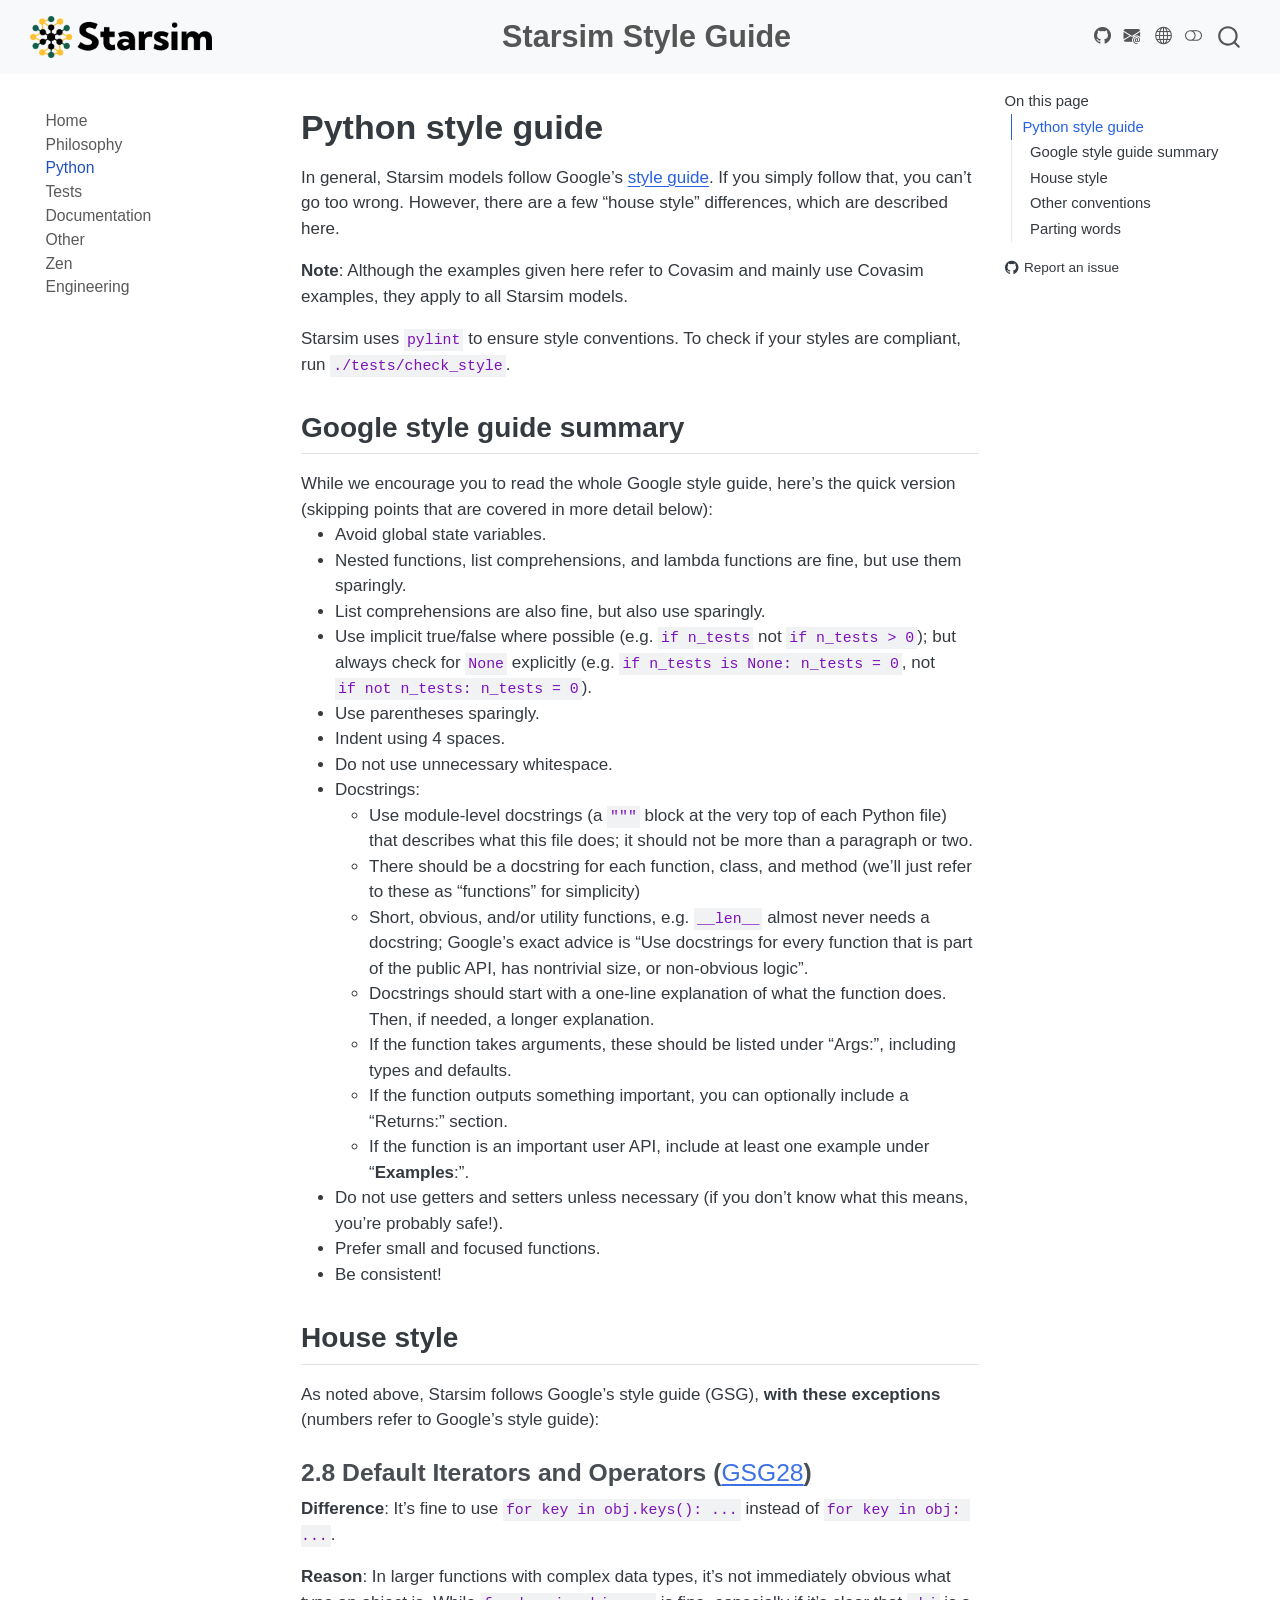
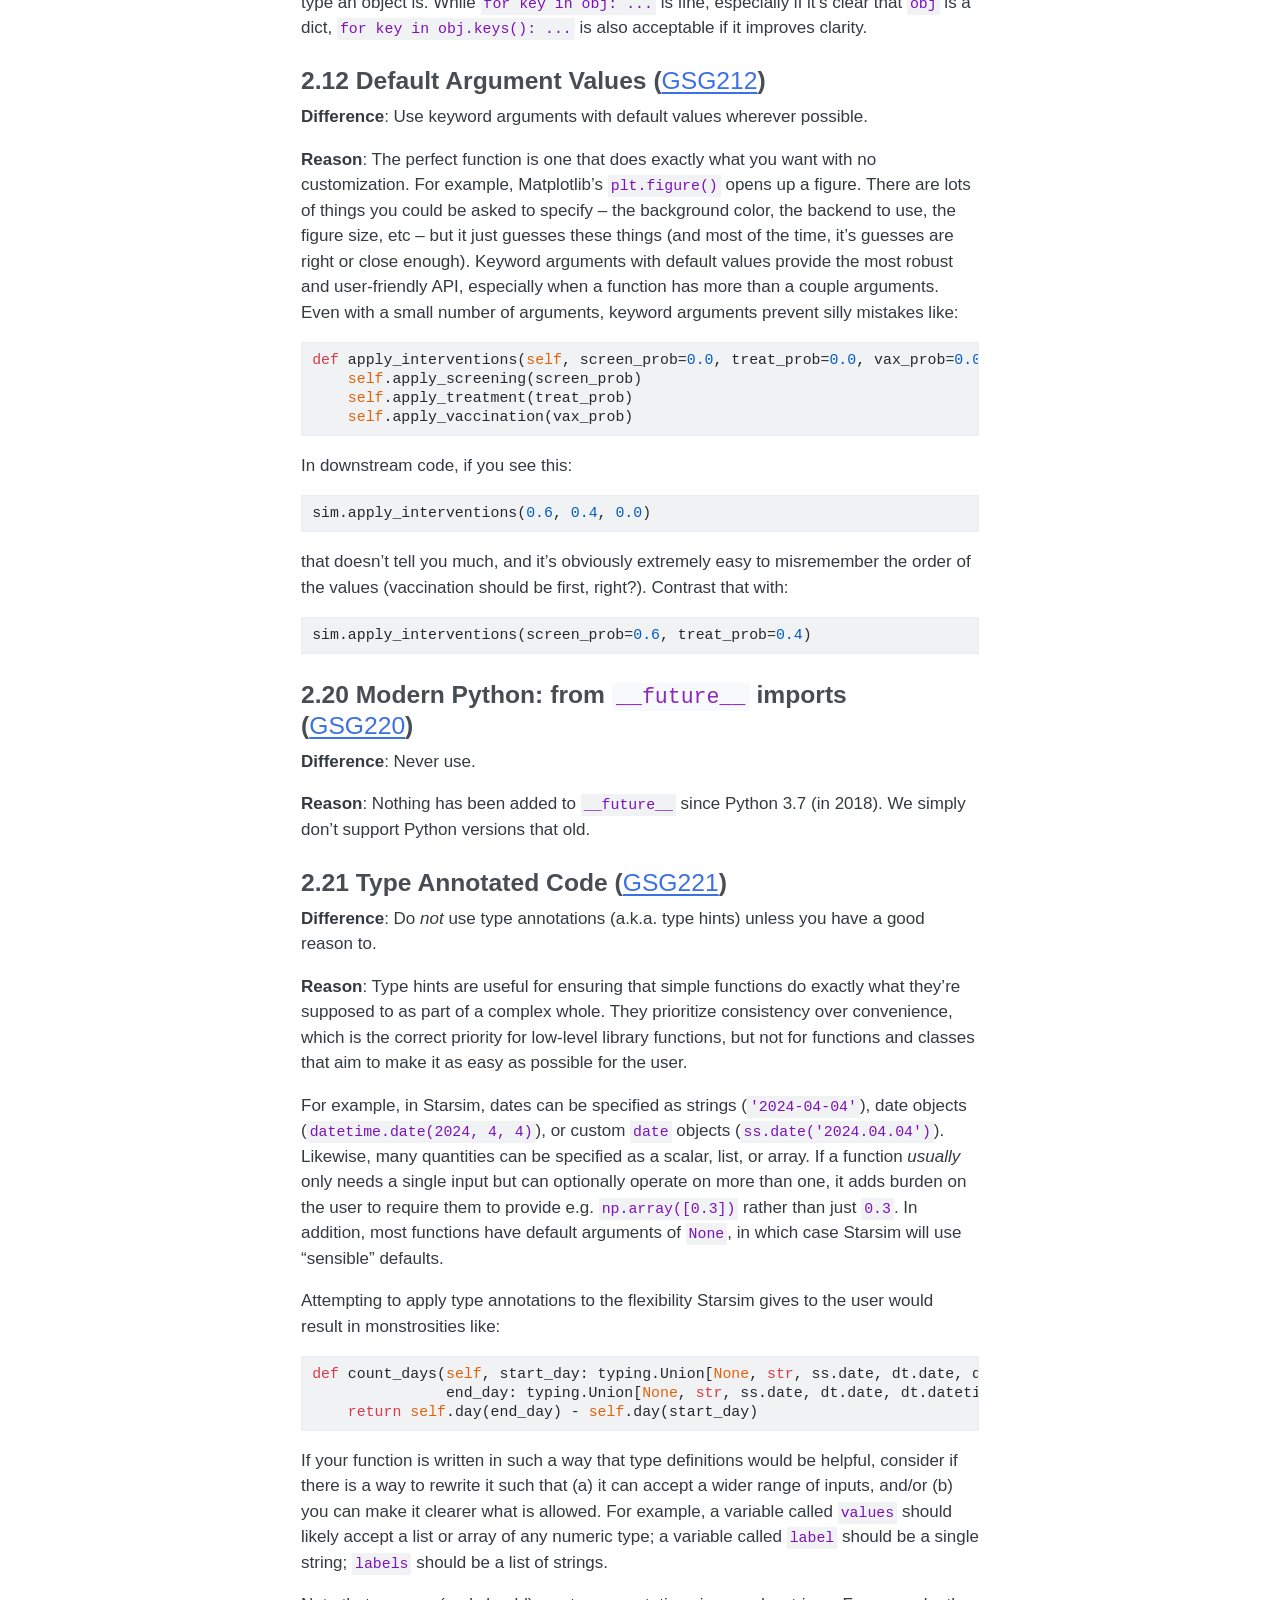
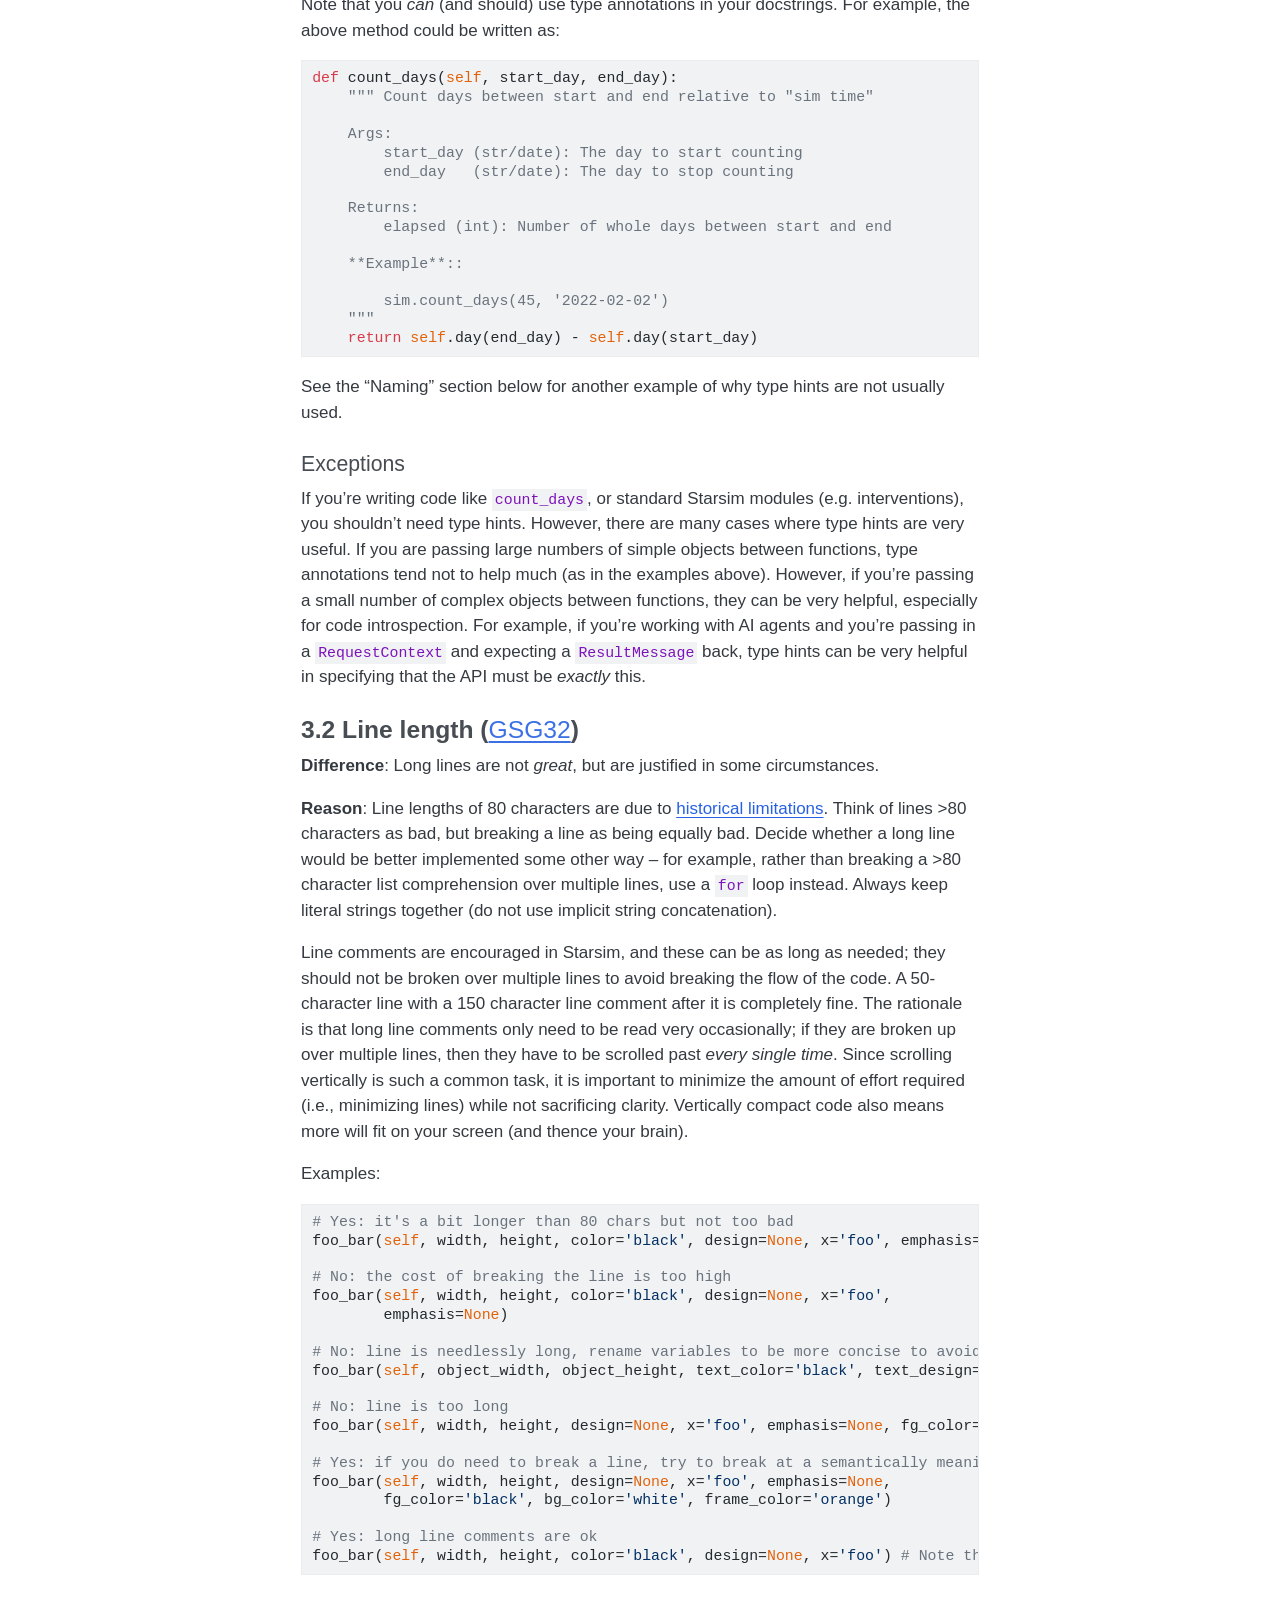
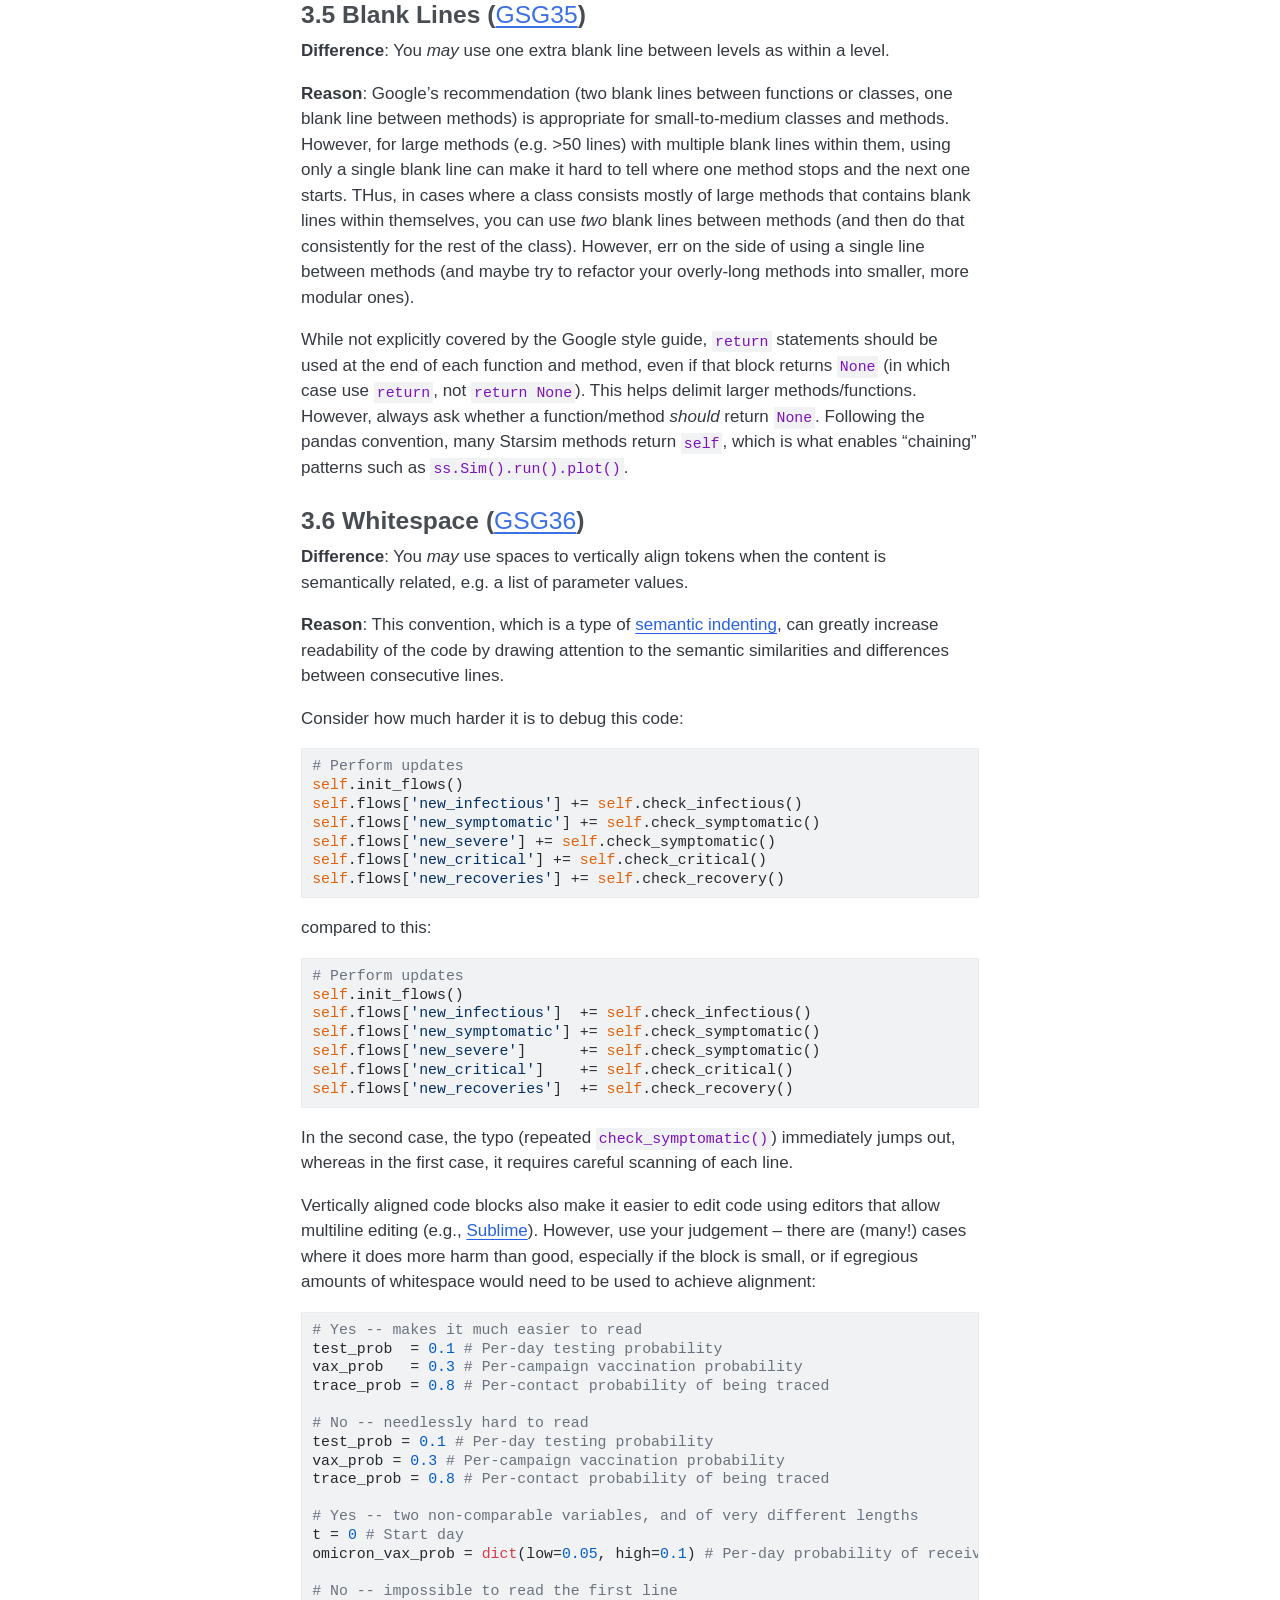
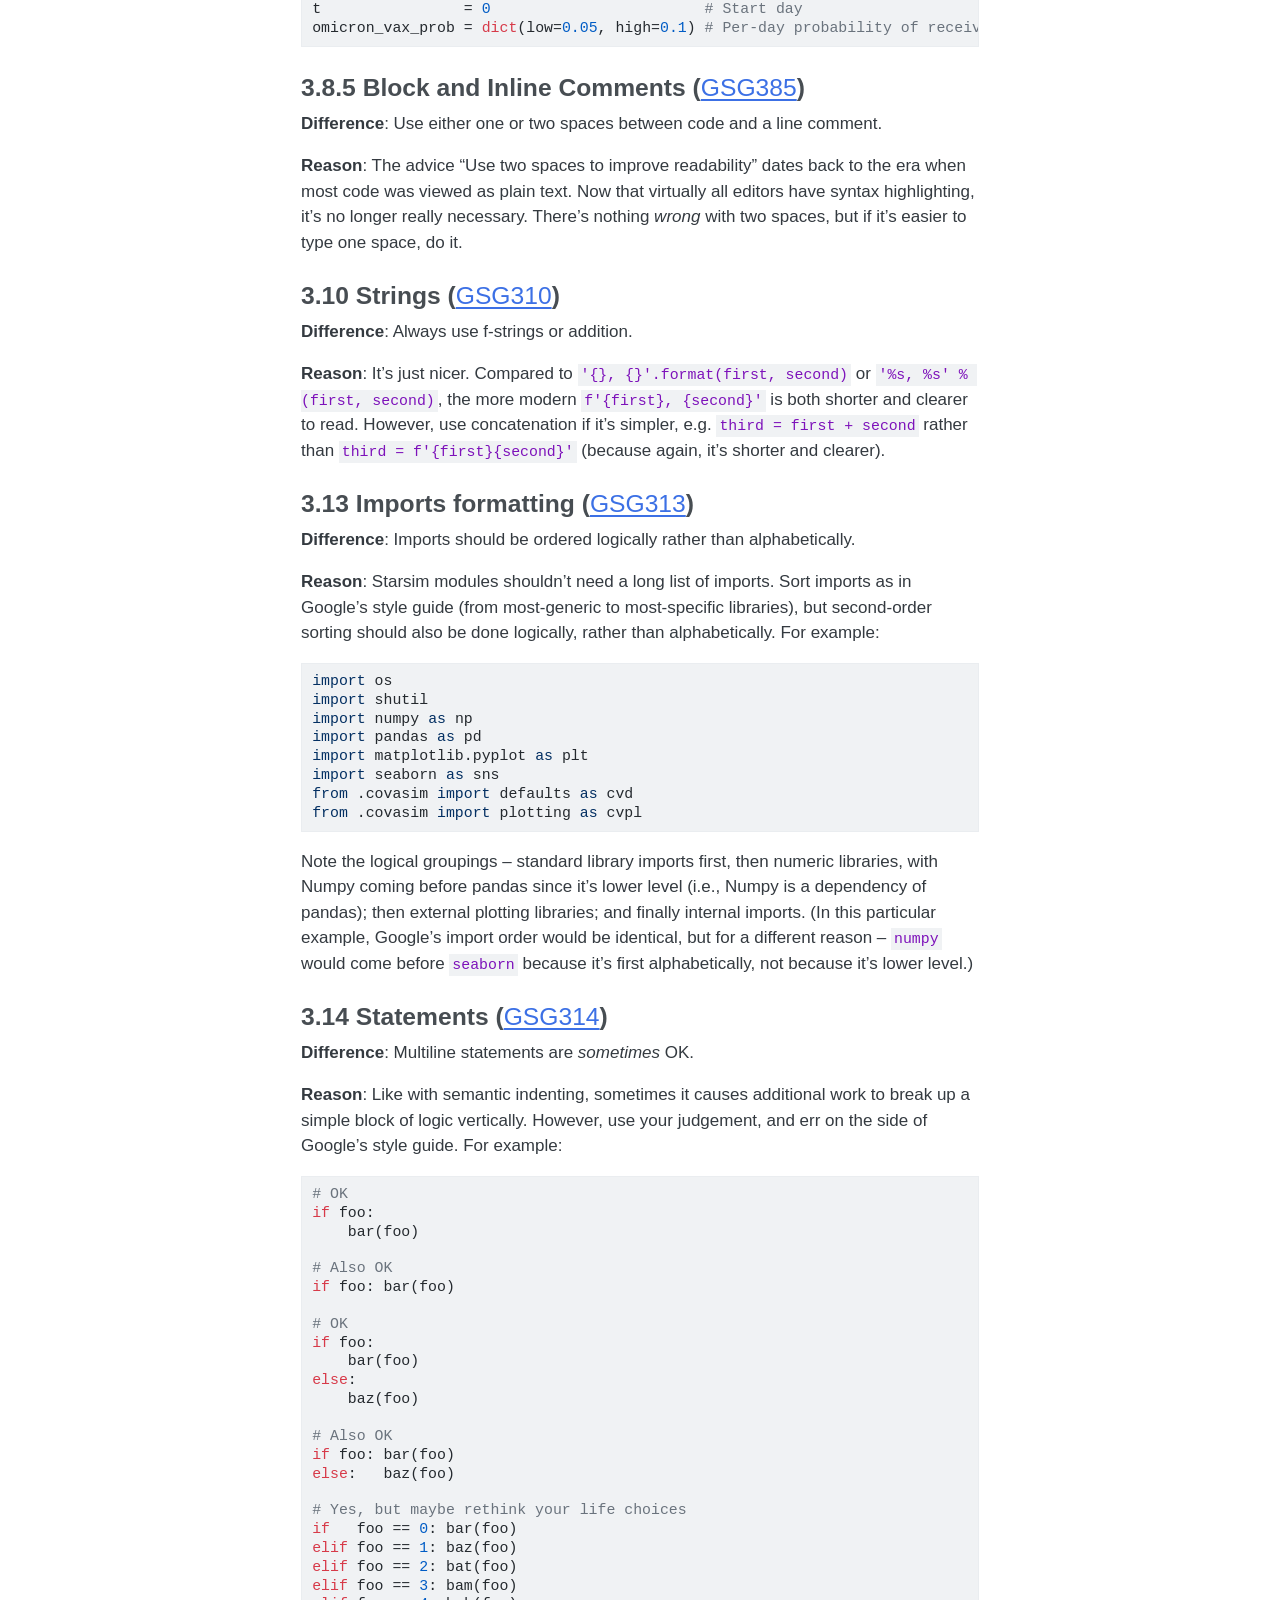
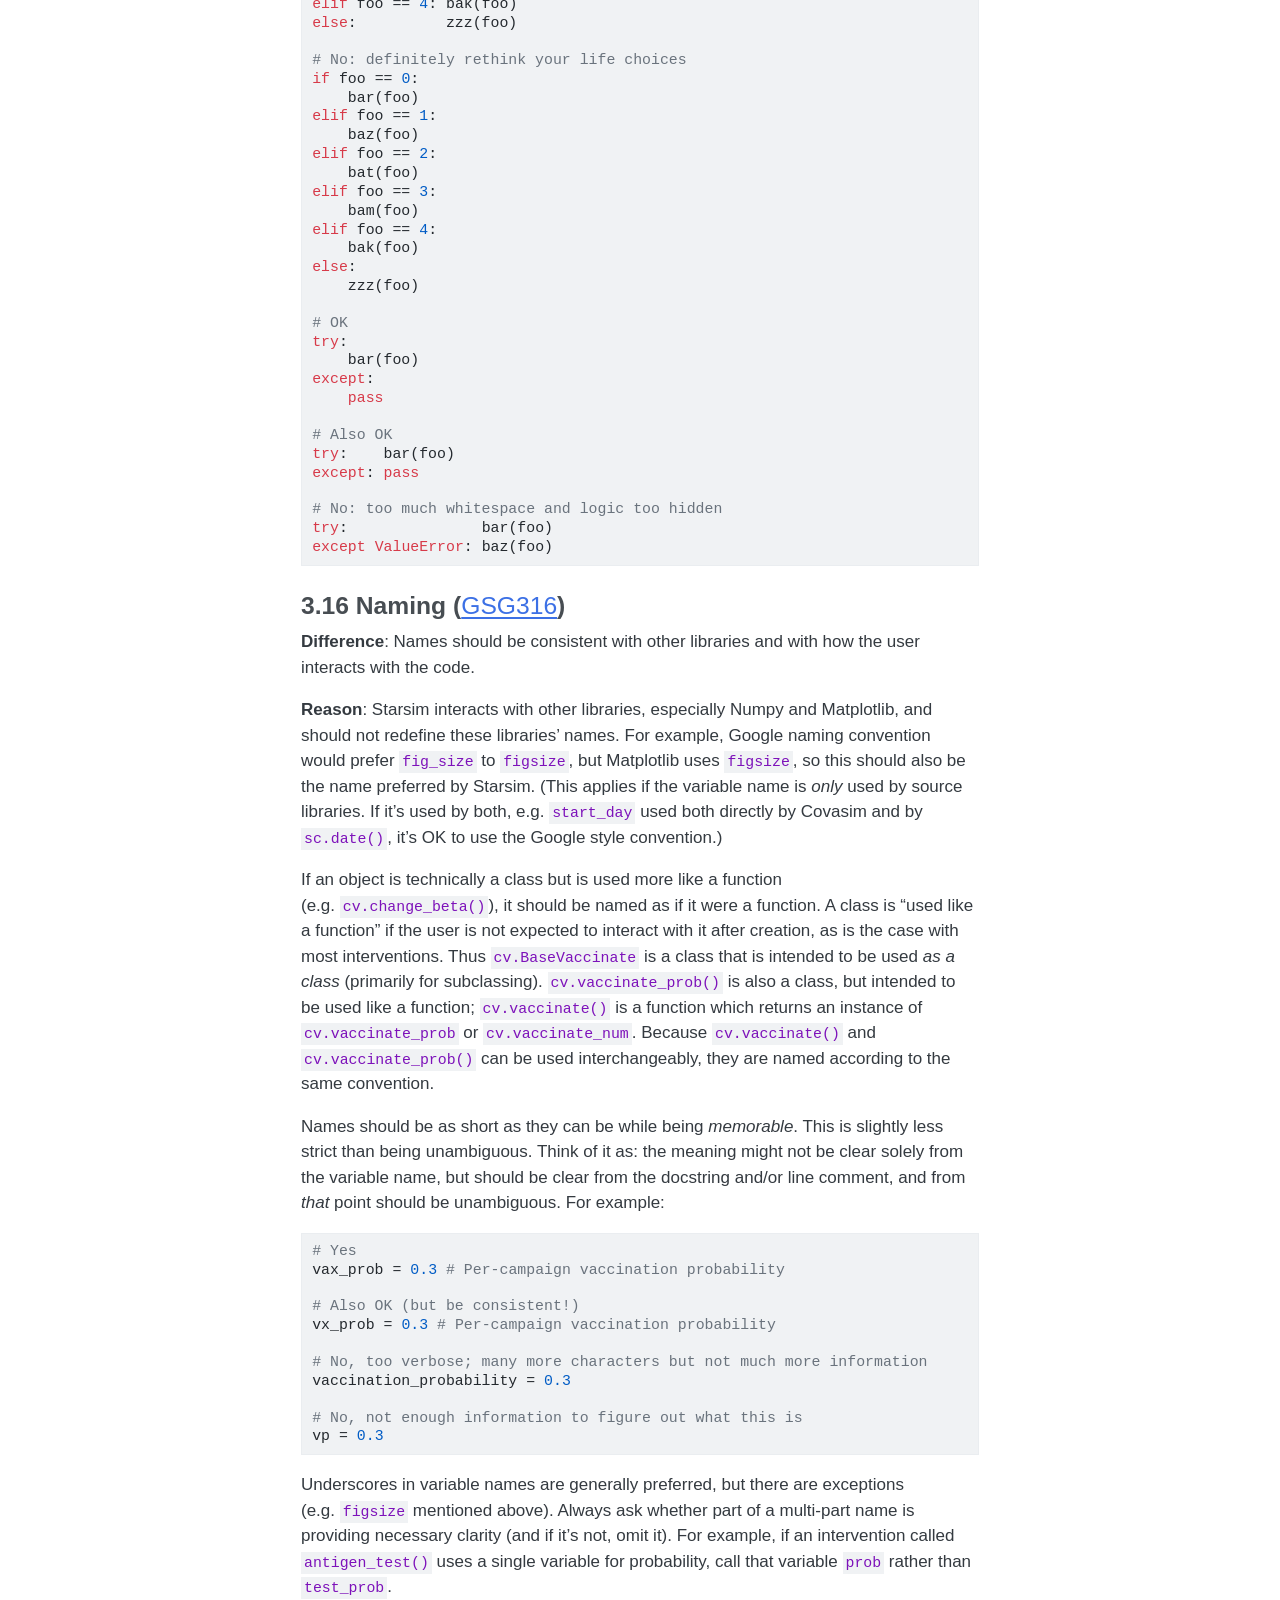
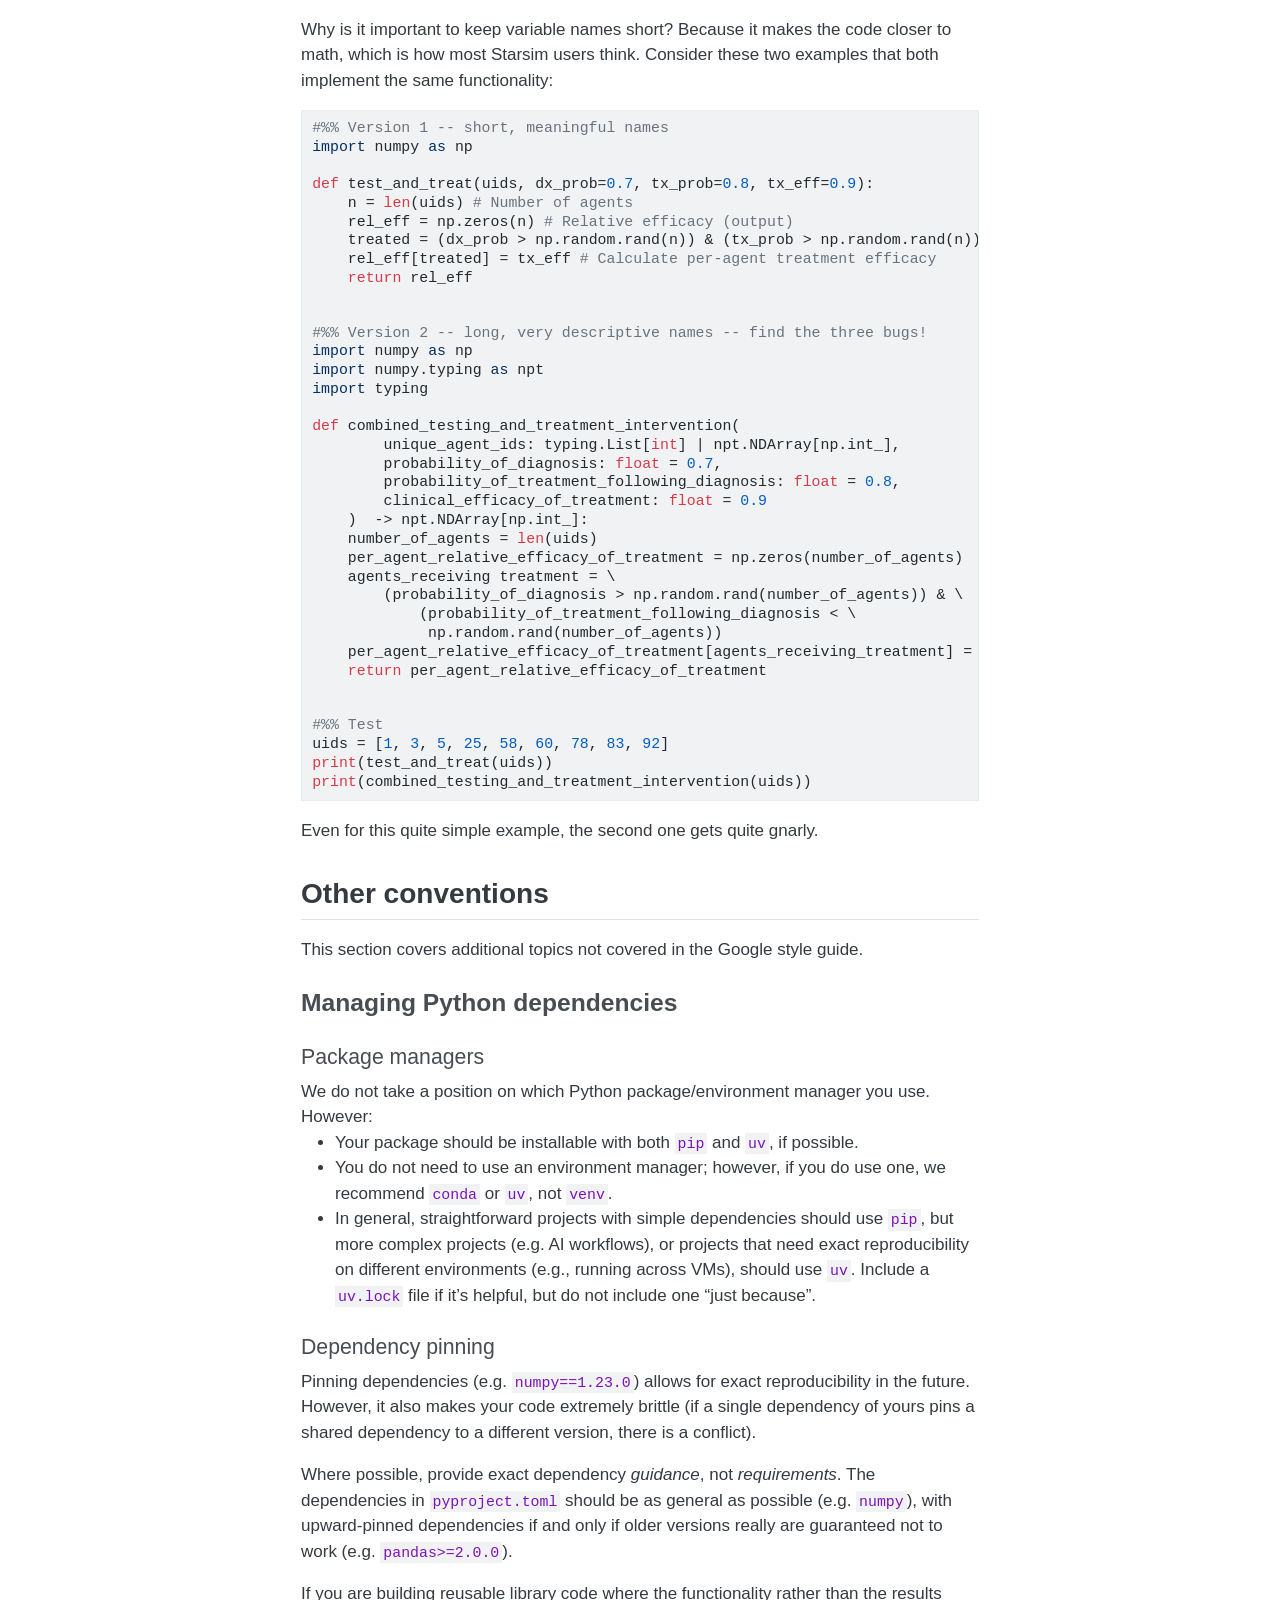
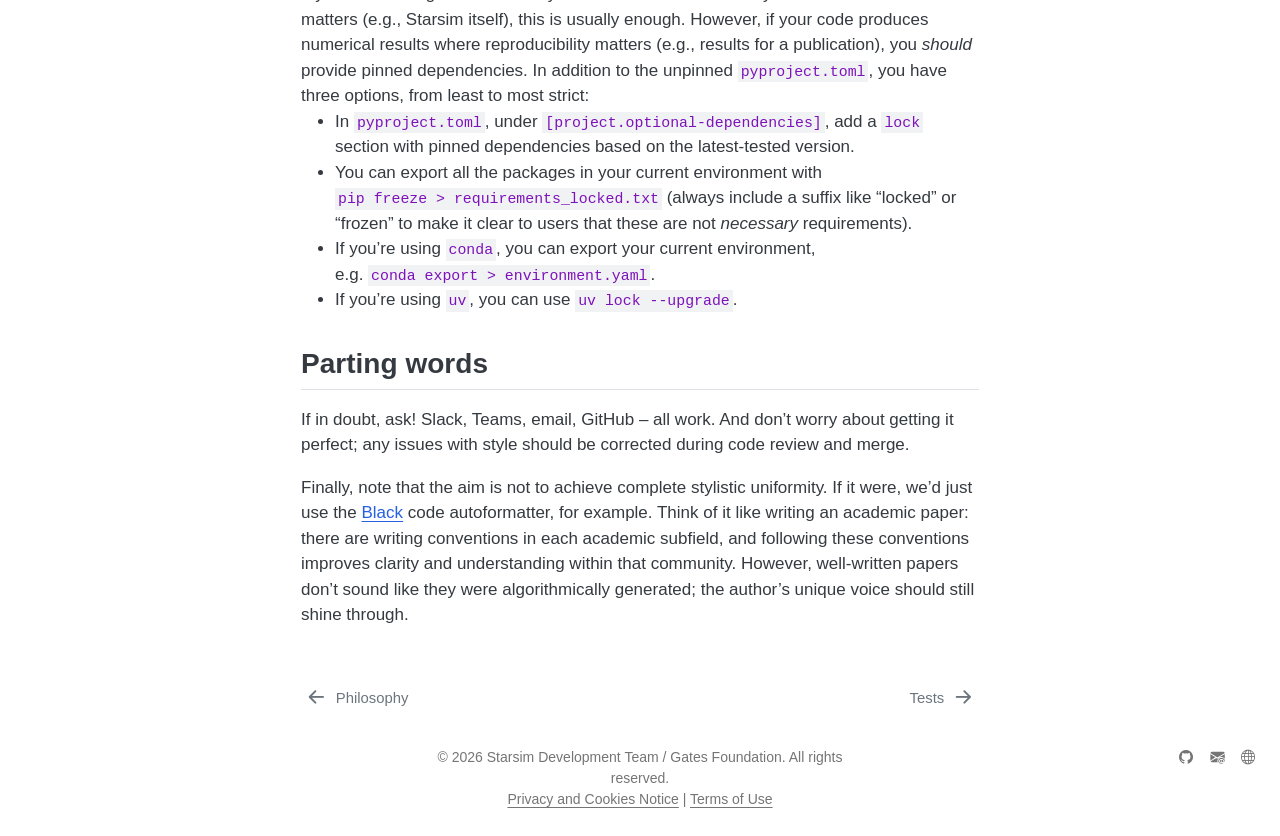
<file: 2_python.html>
<!DOCTYPE html>
<html xmlns="http://www.w3.org/1999/xhtml" lang="en" xml:lang="en"><head>

<meta charset="utf-8">
<meta name="generator" content="quarto-1.10.19">

<meta name="viewport" content="width=device-width, initial-scale=1.0, user-scalable=yes">


<title>python – Starsim Style Guide</title>
<style>
/* Default styles provided by pandoc.
** See https://pandoc.org/MANUAL.html#variables-for-html for config info.
*/
span.smallcaps{font-variant: small-caps;}
div.columns{display: flex; gap: 1.5em;}
div.column{flex: auto;}
@media screen {
div.columns{gap: min(4vw, 1.5em);}
div.column{overflow-x: auto;}
}
div.hanging-indent{margin-left: 1.5em; text-indent: -1.5em;}
ul.task-list{list-style: none;}
ul.task-list li input[type="checkbox"] {
  width: 0.8em;
  margin: 0 0.8em 0.2em -1em; /* quarto-specific, see https://github.com/quarto-dev/quarto-cli/issues/4556 */ 
  vertical-align: middle;
}
/* CSS for syntax highlighting */
html { -webkit-text-size-adjust: 100%; }
pre > code.sourceCode { white-space: pre; position: relative; }
pre > code.sourceCode > span { display: inline-block; line-height: 1.25; }
pre > code.sourceCode > span:empty { height: 1.2em; }
.sourceCode { overflow: visible; }
code.sourceCode > span { color: inherit; text-decoration: inherit; }
div.sourceCode { margin: 1em 0; }
pre.sourceCode { margin: 0; }
@media screen {
div.sourceCode { overflow: auto; }
}
@media print {
pre > code.sourceCode { white-space: pre-wrap; }
pre > code.sourceCode > span { text-indent: -5em; padding-left: 5em; }
}
pre.numberSource code
  { counter-reset: source-line 0; }
pre.numberSource code > span
  { position: relative; left: -4em; counter-increment: source-line; }
pre.numberSource code > span > a:first-child::before
  { content: counter(source-line);
    position: relative; left: -1em; text-align: right; vertical-align: baseline;
    border: none; display: inline-block;
    -webkit-touch-callout: none; -webkit-user-select: none;
    -khtml-user-select: none; -moz-user-select: none;
    -ms-user-select: none; user-select: none;
    padding: 0 4px; width: 4em;
  }
pre.numberSource { margin-left: 3em;  padding-left: 4px; }
div.sourceCode
  {   }
@media screen {
pre > code.sourceCode > span > a:first-child::before { text-decoration: underline; }
}
</style>


<script src="site_libs/quarto-nav/quarto-nav.js"></script>
<script src="site_libs/clipboard/clipboard.min.js"></script>
<script src="site_libs/quarto-search/autocomplete.umd.js"></script>
<script src="site_libs/quarto-search/fuse.min.js"></script>
<script src="site_libs/quarto-search/quarto-search.js"></script>
<meta name="quarto:offset" content="./">
<link href="./3_tests.html" rel="next">
<link href="./1_philosophy.html" rel="prev">
<link href=".//assets/favicon.ico" rel="icon">
<script src="site_libs/quarto-html/quarto.js" type="module"></script>
<script src="site_libs/quarto-html/tabsets/tabsets.js" type="module"></script>
<script src="site_libs/quarto-html/popper.min.js"></script>
<script src="site_libs/quarto-html/tippy.umd.min.js"></script>
<script src="site_libs/quarto-html/anchor.min.js"></script>
<link href="site_libs/quarto-html/tippy.css" rel="stylesheet">
<link href="site_libs/quarto-html/quarto-syntax-highlighting-5c1318cf63eba56dbef7ba16bc7d56f5.css" rel="stylesheet" class="quarto-color-scheme" id="quarto-text-highlighting-styles">
<link href="site_libs/quarto-html/quarto-syntax-highlighting-dark-6453f418aeef366c23116eb9cb0b6816.css" rel="stylesheet" class="quarto-color-scheme quarto-color-alternate" id="quarto-text-highlighting-styles">
<link href="site_libs/quarto-html/quarto-syntax-highlighting-5c1318cf63eba56dbef7ba16bc7d56f5.css" rel="stylesheet" class="quarto-color-scheme-extra" id="quarto-text-highlighting-styles">
<script src="site_libs/bootstrap/bootstrap.min.js"></script>
<link href="site_libs/bootstrap/bootstrap-icons.css" rel="stylesheet">
<link href="site_libs/bootstrap/bootstrap-f147ff0edcba14fc1363cea39731a244.min.css" rel="stylesheet" append-hash="true" class="quarto-color-scheme" id="quarto-bootstrap" data-mode="light">
<link href="site_libs/bootstrap/bootstrap-dark-9d73b2f327211b430cd3ecc299e40db5.min.css" rel="stylesheet" append-hash="true" class="quarto-color-scheme quarto-color-alternate" id="quarto-bootstrap" data-mode="dark">
<link href="site_libs/bootstrap/bootstrap-f147ff0edcba14fc1363cea39731a244.min.css" rel="stylesheet" append-hash="true" class="quarto-color-scheme-extra" id="quarto-bootstrap" data-mode="light">
<script id="quarto-search-options" type="application/json">{
  "location": "navbar",
  "copy-button": false,
  "collapse-after": 3,
  "panel-placement": "end",
  "type": "overlay",
  "limit": 50,
  "keyboard-shortcut": [
    "f",
    "/",
    "s"
  ],
  "language": {
    "search-no-results-text": "No results",
    "search-matching-documents-text": "matching documents",
    "search-copy-link-title": "Copy link to search",
    "search-hide-matches-text": "Hide additional matches",
    "search-more-match-text": "more match in this document",
    "search-more-matches-text": "more matches in this document",
    "search-clear-button-title": "Clear",
    "search-text-placeholder": "",
    "search-detached-cancel-button-title": "Cancel",
    "search-submit-button-title": "Submit",
    "search-label": "Search"
  }
}</script>


<link rel="stylesheet" href="assets/styles.css">
</head>

<body class="nav-sidebar floating nav-fixed quarto-light"><script id="quarto-html-before-body" type="application/javascript">
    const toggleBodyColorMode = (bsSheetEl) => {
      const mode = bsSheetEl.getAttribute("data-mode");
      const bodyEl = window.document.querySelector("body");
      if (mode === "dark") {
        bodyEl.classList.add("quarto-dark");
        bodyEl.classList.remove("quarto-light");
      } else {
        bodyEl.classList.add("quarto-light");
        bodyEl.classList.remove("quarto-dark");
      }
    }
    const toggleBodyColorPrimary = () => {
      const bsSheetEl = window.document.querySelector("link#quarto-bootstrap:not([rel=disabled-stylesheet])");
      if (bsSheetEl) {
        toggleBodyColorMode(bsSheetEl);
      }
    }
    const setColorSchemeToggle = (alternate) => {
      const toggles = window.document.querySelectorAll('.quarto-color-scheme-toggle');
      for (let i=0; i < toggles.length; i++) {
        const toggle = toggles[i];
        if (toggle) {
          if (alternate) {
            toggle.classList.add("alternate");
          } else {
            toggle.classList.remove("alternate");
          }
        }
      }
    };
    const toggleColorMode = (alternate) => {
      // Switch the stylesheets
      const primaryStylesheets = window.document.querySelectorAll('link.quarto-color-scheme:not(.quarto-color-alternate)');
      const alternateStylesheets = window.document.querySelectorAll('link.quarto-color-scheme.quarto-color-alternate');
      manageTransitions('#quarto-margin-sidebar .nav-link', false);
      if (alternate) {
        // note: dark is layered on light, we don't disable primary!
        enableStylesheet(alternateStylesheets);
        for (const sheetNode of alternateStylesheets) {
          if (sheetNode.id === "quarto-bootstrap") {
            toggleBodyColorMode(sheetNode);
          }
        }
      } else {
        disableStylesheet(alternateStylesheets);
        enableStylesheet(primaryStylesheets)
        toggleBodyColorPrimary();
      }
      manageTransitions('#quarto-margin-sidebar .nav-link', true);
      // Switch the toggles
      setColorSchemeToggle(alternate)
      // Hack to workaround the fact that safari doesn't
      // properly recolor the scrollbar when toggling (#1455)
      if (navigator.userAgent.indexOf('Safari') > 0 && navigator.userAgent.indexOf('Chrome') == -1) {
        manageTransitions("body", false);
        window.scrollTo(0, 1);
        setTimeout(() => {
          window.scrollTo(0, 0);
          manageTransitions("body", true);
        }, 40);
      }
    }
    const disableStylesheet = (stylesheets) => {
      for (let i=0; i < stylesheets.length; i++) {
        const stylesheet = stylesheets[i];
        stylesheet.rel = 'disabled-stylesheet';
      }
    }
    const enableStylesheet = (stylesheets) => {
      for (let i=0; i < stylesheets.length; i++) {
        const stylesheet = stylesheets[i];
        if(stylesheet.rel !== 'stylesheet') { // for Chrome, which will still FOUC without this check
          stylesheet.rel = 'stylesheet';
        }
      }
    }
    const manageTransitions = (selector, allowTransitions) => {
      const els = window.document.querySelectorAll(selector);
      for (let i=0; i < els.length; i++) {
        const el = els[i];
        if (allowTransitions) {
          el.classList.remove('notransition');
        } else {
          el.classList.add('notransition');
        }
      }
    }
    const isFileUrl = () => {
      return window.location.protocol === 'file:';
    }
    const hasAlternateSentinel = () => {
      let styleSentinel = getColorSchemeSentinel();
      if (styleSentinel !== null) {
        return styleSentinel === "alternate";
      } else {
        return false;
      }
    }
    const setStyleSentinel = (alternate) => {
      const value = alternate ? "alternate" : "default";
      if (!isFileUrl()) {
        window.localStorage.setItem("quarto-color-scheme", value);
      } else {
        localAlternateSentinel = value;
      }
    }
    const getColorSchemeSentinel = () => {
      if (!isFileUrl()) {
        const storageValue = window.localStorage.getItem("quarto-color-scheme");
        return storageValue != null ? storageValue : localAlternateSentinel;
      } else {
        return localAlternateSentinel;
      }
    }
    const toggleGiscusIfUsed = (isAlternate, darkModeDefault) => {
      const baseTheme = document.querySelector('#giscus-base-theme')?.value ?? 'light';
      const alternateTheme = document.querySelector('#giscus-alt-theme')?.value ?? 'dark';
      let newTheme = '';
      if(authorPrefersDark) {
        newTheme = isAlternate ? baseTheme : alternateTheme;
      } else {
        newTheme = isAlternate ? alternateTheme : baseTheme;
      }
      const changeGiscusTheme = () => {
        // From: https://github.com/giscus/giscus/issues/336
        const sendMessage = (message) => {
          const iframe = document.querySelector('iframe.giscus-frame');
          if (!iframe) return;
          iframe.contentWindow.postMessage({ giscus: message }, 'https://giscus.app');
        }
        sendMessage({
          setConfig: {
            theme: newTheme
          }
        });
      }
      const isGiscussLoaded = window.document.querySelector('iframe.giscus-frame') !== null;
      if (isGiscussLoaded) {
        changeGiscusTheme();
      }
    };
    const authorPrefersDark = false;
    const darkModeDefault = authorPrefersDark;
      document.querySelector('link#quarto-text-highlighting-styles.quarto-color-scheme-extra').rel = 'disabled-stylesheet';
      document.querySelector('link#quarto-bootstrap.quarto-color-scheme-extra').rel = 'disabled-stylesheet';
    let localAlternateSentinel = darkModeDefault ? 'alternate' : 'default';
    // Dark / light mode switch
    window.quartoToggleColorScheme = () => {
      // Read the current dark / light value
      let toAlternate = !hasAlternateSentinel();
      toggleColorMode(toAlternate);
      setStyleSentinel(toAlternate);
      toggleGiscusIfUsed(toAlternate, darkModeDefault);
      window.dispatchEvent(new Event('resize'));
    };
    // Switch to dark mode if need be
    if (hasAlternateSentinel()) {
      toggleColorMode(true);
    } else {
      toggleColorMode(false);
    }
  </script>

<div id="quarto-search-results"></div>
  <header id="quarto-header" class="headroom fixed-top">
    <nav class="navbar navbar-expand-lg " data-bs-theme="dark">
      <div class="navbar-container container-fluid">
      <div class="navbar-brand-container mx-auto">
    <a href="./index.html" class="navbar-brand navbar-brand-logo">
    <img src="./assets/starsim-logo.png" alt="" class="navbar-logo light-content">
    <img src="./assets/starsim-logo.png" alt="" class="navbar-logo dark-content">
    </a>
    <a class="navbar-brand" href="./index.html">
    <span class="navbar-title">Starsim Style Guide</span>
    </a>
  </div>
        <div class="quarto-navbar-tools tools-wide tools-end">
    <a href="https://github.com/starsimhub/styleguide" title="" class="quarto-navigation-tool px-1" aria-label=""><i class="bi bi-github"></i></a>
    <a href="mailto:info@starsim.org" title="" class="quarto-navigation-tool px-1" aria-label=""><i class="bi bi-envelope-at-fill"></i></a>
    <a href="https://starsim.org" title="" class="quarto-navigation-tool px-1" aria-label=""><i class="bi bi-globe"></i></a>
  <a href="" class="quarto-color-scheme-toggle quarto-navigation-tool  px-1" onclick="window.quartoToggleColorScheme(); return false;" title="Toggle dark mode"><i class="bi"></i></a>
</div>
          <div id="quarto-search" class="" title="Search"></div>
      </div> <!-- /container-fluid -->
    </nav>
  <nav class="quarto-secondary-nav">
    <div class="container-fluid d-flex">
      <button type="button" class="quarto-btn-toggle btn" data-bs-toggle="collapse" role="button" data-bs-target=".quarto-sidebar-collapse-item" aria-controls="quarto-sidebar" aria-expanded="false" aria-label="Toggle sidebar navigation" onclick="if (window.quartoToggleHeadroom) { window.quartoToggleHeadroom(); }">
        <i class="bi bi-layout-text-sidebar-reverse"></i>
      </button>
        <nav class="quarto-page-breadcrumbs" aria-label="breadcrumb"><ol class="breadcrumb"><li class="breadcrumb-item"><a href="./2_python.html">Python</a></li></ol></nav>
        <a class="flex-grow-1" role="navigation" data-bs-toggle="collapse" data-bs-target=".quarto-sidebar-collapse-item" aria-controls="quarto-sidebar" aria-expanded="false" aria-label="Toggle sidebar navigation" onclick="if (window.quartoToggleHeadroom) { window.quartoToggleHeadroom(); }">      
        </a>
    </div>
  </nav>
</header>
<!-- content -->
<div id="quarto-content" class="quarto-container page-columns page-rows-contents page-layout-article page-navbar">
<!-- sidebar -->
  <nav id="quarto-sidebar" class="sidebar collapse collapse-horizontal quarto-sidebar-collapse-item sidebar-navigation floating overflow-auto">
    <div class="sidebar-menu-container"> 
    <ul class="list-unstyled mt-1">
        <li class="sidebar-item">
  <div class="sidebar-item-container"> 
  <a href="./index.html" class="sidebar-item-text sidebar-link">
 <span class="menu-text">Home</span></a>
  </div>
</li>
        <li class="sidebar-item">
  <div class="sidebar-item-container"> 
  <a href="./1_philosophy.html" class="sidebar-item-text sidebar-link">
 <span class="menu-text">Philosophy</span></a>
  </div>
</li>
        <li class="sidebar-item">
  <div class="sidebar-item-container"> 
  <a href="./2_python.html" class="sidebar-item-text sidebar-link active">
 <span class="menu-text">Python</span></a>
  </div>
</li>
        <li class="sidebar-item">
  <div class="sidebar-item-container"> 
  <a href="./3_tests.html" class="sidebar-item-text sidebar-link">
 <span class="menu-text">Tests</span></a>
  </div>
</li>
        <li class="sidebar-item">
  <div class="sidebar-item-container"> 
  <a href="./4_documentation.html" class="sidebar-item-text sidebar-link">
 <span class="menu-text">Documentation</span></a>
  </div>
</li>
        <li class="sidebar-item">
  <div class="sidebar-item-container"> 
  <a href="./5_other.html" class="sidebar-item-text sidebar-link">
 <span class="menu-text">Other</span></a>
  </div>
</li>
        <li class="sidebar-item">
  <div class="sidebar-item-container"> 
  <a href="./6_zen.html" class="sidebar-item-text sidebar-link">
 <span class="menu-text">Zen</span></a>
  </div>
</li>
        <li class="sidebar-item">
  <div class="sidebar-item-container"> 
  <a href="./engineering_quality_guidelines.html" class="sidebar-item-text sidebar-link">
 <span class="menu-text">Engineering</span></a>
  </div>
</li>
    </ul>
    </div>
</nav>
<div id="quarto-sidebar-glass" class="quarto-sidebar-collapse-item" data-bs-toggle="collapse" data-bs-target=".quarto-sidebar-collapse-item"></div>
<!-- margin-sidebar -->
    <div id="quarto-margin-sidebar" class="sidebar margin-sidebar">
        <nav id="TOC" role="doc-toc" class="toc-active">
    <h2 id="toc-title">On this page</h2>
   
  <ul>
  <li><a href="#python-style-guide" id="toc-python-style-guide" class="nav-link active" data-scroll-target="#python-style-guide">Python style guide</a>
  <ul class="collapse">
  <li><a href="#google-style-guide-summary" id="toc-google-style-guide-summary" class="nav-link" data-scroll-target="#google-style-guide-summary">Google style guide summary</a></li>
  <li><a href="#house-style" id="toc-house-style" class="nav-link" data-scroll-target="#house-style">House style</a>
  <ul class="collapse">
  <li><a href="#default-iterators-and-operators-gsg28" id="toc-default-iterators-and-operators-gsg28" class="nav-link" data-scroll-target="#default-iterators-and-operators-gsg28">2.8 Default Iterators and Operators (GSG28)</a></li>
  <li><a href="#default-argument-values-gsg212" id="toc-default-argument-values-gsg212" class="nav-link" data-scroll-target="#default-argument-values-gsg212">2.12 Default Argument Values (GSG212)</a></li>
  <li><a href="#modern-python-from-__future__-imports-gsg220" id="toc-modern-python-from-__future__-imports-gsg220" class="nav-link" data-scroll-target="#modern-python-from-__future__-imports-gsg220">2.20 Modern Python: from <code>__future__</code> imports (GSG220)</a></li>
  <li><a href="#type-annotated-code-gsg221" id="toc-type-annotated-code-gsg221" class="nav-link" data-scroll-target="#type-annotated-code-gsg221">2.21 Type Annotated Code (GSG221)</a></li>
  <li><a href="#line-length-gsg32" id="toc-line-length-gsg32" class="nav-link" data-scroll-target="#line-length-gsg32">3.2 Line length (GSG32)</a></li>
  <li><a href="#blank-lines-gsg35" id="toc-blank-lines-gsg35" class="nav-link" data-scroll-target="#blank-lines-gsg35">3.5 Blank Lines (GSG35)</a></li>
  <li><a href="#whitespace-gsg36" id="toc-whitespace-gsg36" class="nav-link" data-scroll-target="#whitespace-gsg36">3.6 Whitespace (GSG36)</a></li>
  <li><a href="#block-and-inline-comments-gsg385" id="toc-block-and-inline-comments-gsg385" class="nav-link" data-scroll-target="#block-and-inline-comments-gsg385">3.8.5 Block and Inline Comments (GSG385)</a></li>
  <li><a href="#strings-gsg310" id="toc-strings-gsg310" class="nav-link" data-scroll-target="#strings-gsg310">3.10 Strings (GSG310)</a></li>
  <li><a href="#imports-formatting-gsg313" id="toc-imports-formatting-gsg313" class="nav-link" data-scroll-target="#imports-formatting-gsg313">3.13 Imports formatting (GSG313)</a></li>
  <li><a href="#statements-gsg314" id="toc-statements-gsg314" class="nav-link" data-scroll-target="#statements-gsg314">3.14 Statements (GSG314)</a></li>
  <li><a href="#naming-gsg316" id="toc-naming-gsg316" class="nav-link" data-scroll-target="#naming-gsg316">3.16 Naming (GSG316)</a></li>
  </ul></li>
  <li><a href="#other-conventions" id="toc-other-conventions" class="nav-link" data-scroll-target="#other-conventions">Other conventions</a>
  <ul class="collapse">
  <li><a href="#managing-python-dependencies" id="toc-managing-python-dependencies" class="nav-link" data-scroll-target="#managing-python-dependencies">Managing Python dependencies</a></li>
  </ul></li>
  <li><a href="#parting-words" id="toc-parting-words" class="nav-link" data-scroll-target="#parting-words">Parting words</a></li>
  </ul></li>
  </ul>
<div class="toc-actions"><ul><li><a href="https://github.com/starsimhub/styleguide/issues/new" class="toc-action"><i class="bi bi-github"></i>Report an issue</a></li></ul></div></nav>
    </div>
<!-- main -->
<main class="content" id="quarto-document-content"><header id="title-block-header" class="quarto-title-block"></header>





<section id="python-style-guide" class="level1">
<h1>Python style guide</h1>
<p>In general, Starsim models follow Google’s <a href="https://google.github.io/styleguide/pyguide.html">style guide</a>. If you simply follow that, you can’t go too wrong. However, there are a few “house style” differences, which are described here.</p>
<p><strong>Note</strong>: Although the examples given here refer to Covasim and mainly use Covasim examples, they apply to all Starsim models.</p>
<p>Starsim uses <code>pylint</code> to ensure style conventions. To check if your styles are compliant, run <code>./tests/check_style</code>.</p>
<section id="google-style-guide-summary" class="level2">
<h2 class="anchored" data-anchor-id="google-style-guide-summary">Google style guide summary</h2>
<p>While we encourage you to read the whole Google style guide, here’s the quick version (skipping points that are covered in more detail below):</p>
<ul>
<li>Avoid global state variables.</li>
<li>Nested functions, list comprehensions, and lambda functions are fine, but use them sparingly.</li>
<li>List comprehensions are also fine, but also use sparingly.</li>
<li>Use implicit true/false where possible (e.g.&nbsp;<code>if n_tests</code> not <code>if n_tests &gt; 0</code>); but always check for <code>None</code> explicitly (e.g.&nbsp;<code>if n_tests is None: n_tests = 0</code>, not <code>if not n_tests: n_tests = 0</code>).</li>
<li>Use parentheses sparingly.</li>
<li>Indent using 4 spaces.</li>
<li>Do not use unnecessary whitespace.</li>
<li>Docstrings:
<ul>
<li>Use module-level docstrings (a <code>"""</code> block at the very top of each Python file) that describes what this file does; it should not be more than a paragraph or two.</li>
<li>There should be a docstring for each function, class, and method (we’ll just refer to these as “functions” for simplicity)</li>
<li>Short, obvious, and/or utility functions, e.g.&nbsp;<code>__len__</code> almost never needs a docstring; Google’s exact advice is “Use docstrings for every function that is part of the public API, has nontrivial size, or non-obvious logic”.</li>
<li>Docstrings should start with a one-line explanation of what the function does. Then, if needed, a longer explanation.</li>
<li>If the function takes arguments, these should be listed under “Args:”, including types and defaults.</li>
<li>If the function outputs something important, you can optionally include a “Returns:” section.</li>
<li>If the function is an important user API, include at least one example under “<strong>Examples</strong>:”.</li>
</ul></li>
<li>Do not use getters and setters unless necessary (if you don’t know what this means, you’re probably safe!).</li>
<li>Prefer small and focused functions.</li>
<li>Be consistent!</li>
</ul>
</section>
<section id="house-style" class="level2">
<h2 class="anchored" data-anchor-id="house-style">House style</h2>
<p>As noted above, Starsim follows Google’s style guide (GSG), <strong>with these exceptions</strong> (numbers refer to Google’s style guide):</p>
<section id="default-iterators-and-operators-gsg28" class="level3">
<h3 class="anchored" data-anchor-id="default-iterators-and-operators-gsg28">2.8 Default Iterators and Operators (<a href="https://google.github.io/styleguide/pyguide.html#28-default-iterators-and-operators">GSG28</a>)</h3>
<p><strong>Difference</strong>: It’s fine to use <code>for key in obj.keys(): ...</code> instead of <code>for key in obj: ...</code>.</p>
<p><strong>Reason</strong>: In larger functions with complex data types, it’s not immediately obvious what type an object is. While <code>for key in obj: ...</code> is fine, especially if it’s clear that <code>obj</code> is a dict, <code>for key in obj.keys(): ...</code> is also acceptable if it improves clarity.</p>
</section>
<section id="default-argument-values-gsg212" class="level3">
<h3 class="anchored" data-anchor-id="default-argument-values-gsg212">2.12 Default Argument Values (<a href="https://google.github.io/styleguide/pyguide.html#212-default-argument-values">GSG212</a>)</h3>
<p><strong>Difference</strong>: Use keyword arguments with default values wherever possible.</p>
<p><strong>Reason</strong>: The perfect function is one that does exactly what you want with no customization. For example, Matplotlib’s <code>plt.figure()</code> opens up a figure. There are lots of things you could be asked to specify – the background color, the backend to use, the figure size, etc – but it just guesses these things (and most of the time, it’s guesses are right or close enough). Keyword arguments with default values provide the most robust and user-friendly API, especially when a function has more than a couple arguments. Even with a small number of arguments, keyword arguments prevent silly mistakes like:</p>
<div class="code-copy-outer-scaffold"><div class="sourceCode" id="cb1"><pre class="sourceCode python code-with-copy"><code class="sourceCode python"><span id="cb1-1"><a href="#cb1-1" aria-hidden="true" tabindex="-1"></a><span class="kw">def</span> apply_interventions(<span class="va">self</span>, screen_prob<span class="op">=</span><span class="fl">0.0</span>, treat_prob<span class="op">=</span><span class="fl">0.0</span>, vax_prob<span class="op">=</span><span class="fl">0.0</span>):</span>
<span id="cb1-2"><a href="#cb1-2" aria-hidden="true" tabindex="-1"></a>    <span class="va">self</span>.apply_screening(screen_prob)</span>
<span id="cb1-3"><a href="#cb1-3" aria-hidden="true" tabindex="-1"></a>    <span class="va">self</span>.apply_treatment(treat_prob)</span>
<span id="cb1-4"><a href="#cb1-4" aria-hidden="true" tabindex="-1"></a>    <span class="va">self</span>.apply_vaccination(vax_prob)</span></code></pre></div><button title="Copy to Clipboard" class="code-copy-button"><i class="bi"></i></button></div>
<p>In downstream code, if you see this:</p>
<div class="code-copy-outer-scaffold"><div class="sourceCode" id="cb2"><pre class="sourceCode python code-with-copy"><code class="sourceCode python"><span id="cb2-1"><a href="#cb2-1" aria-hidden="true" tabindex="-1"></a>sim.apply_interventions(<span class="fl">0.6</span>, <span class="fl">0.4</span>, <span class="fl">0.0</span>)</span></code></pre></div><button title="Copy to Clipboard" class="code-copy-button"><i class="bi"></i></button></div>
<p>that doesn’t tell you much, and it’s obviously extremely easy to misremember the order of the values (vaccination should be first, right?). Contrast that with:</p>
<div class="code-copy-outer-scaffold"><div class="sourceCode" id="cb3"><pre class="sourceCode python code-with-copy"><code class="sourceCode python"><span id="cb3-1"><a href="#cb3-1" aria-hidden="true" tabindex="-1"></a>sim.apply_interventions(screen_prob<span class="op">=</span><span class="fl">0.6</span>, treat_prob<span class="op">=</span><span class="fl">0.4</span>)</span></code></pre></div><button title="Copy to Clipboard" class="code-copy-button"><i class="bi"></i></button></div>
</section>
<section id="modern-python-from-__future__-imports-gsg220" class="level3">
<h3 class="anchored" data-anchor-id="modern-python-from-__future__-imports-gsg220">2.20 Modern Python: from <code>__future__</code> imports (<a href="https://google.github.io/styleguide/pyguide.html#220-modern-python-from-__future__-imports">GSG220</a>)</h3>
<p><strong>Difference</strong>: Never use.</p>
<p><strong>Reason</strong>: Nothing has been added to <code>__future__</code> since Python 3.7 (in 2018). We simply don’t support Python versions that old.</p>
</section>
<section id="type-annotated-code-gsg221" class="level3">
<h3 class="anchored" data-anchor-id="type-annotated-code-gsg221">2.21 Type Annotated Code (<a href="https://google.github.io/styleguide/pyguide.html#221-type-annotated-code">GSG221</a>)</h3>
<p><strong>Difference</strong>: Do <em>not</em> use type annotations (a.k.a. type hints) unless you have a good reason to.</p>
<p><strong>Reason</strong>: Type hints are useful for ensuring that simple functions do exactly what they’re supposed to as part of a complex whole. They prioritize consistency over convenience, which is the correct priority for low-level library functions, but not for functions and classes that aim to make it as easy as possible for the user.</p>
<p>For example, in Starsim, dates can be specified as strings (<code>'2024-04-04'</code>), date objects (<code>datetime.date(2024, 4, 4)</code>), or custom <code>date</code> objects (<code>ss.date('2024.04.04')</code>). Likewise, many quantities can be specified as a scalar, list, or array. If a function <em>usually</em> only needs a single input but can optionally operate on more than one, it adds burden on the user to require them to provide e.g.&nbsp;<code>np.array([0.3])</code> rather than just <code>0.3</code>. In addition, most functions have default arguments of <code>None</code>, in which case Starsim will use “sensible” defaults.</p>
<p>Attempting to apply type annotations to the flexibility Starsim gives to the user would result in monstrosities like:</p>
<div class="code-copy-outer-scaffold"><div class="sourceCode" id="cb4"><pre class="sourceCode python code-with-copy"><code class="sourceCode python"><span id="cb4-1"><a href="#cb4-1" aria-hidden="true" tabindex="-1"></a><span class="kw">def</span> count_days(<span class="va">self</span>, start_day: typing.Union[<span class="va">None</span>, <span class="bu">str</span>, ss.date, dt.date, dt.datetime],</span>
<span id="cb4-2"><a href="#cb4-2" aria-hidden="true" tabindex="-1"></a>               end_day: typing.Union[<span class="va">None</span>, <span class="bu">str</span>, ss.date, dt.date, dt.datetime]) <span class="op">-&gt;</span> <span class="bu">int</span>:</span>
<span id="cb4-3"><a href="#cb4-3" aria-hidden="true" tabindex="-1"></a>    <span class="cf">return</span> <span class="va">self</span>.day(end_day) <span class="op">-</span> <span class="va">self</span>.day(start_day)</span></code></pre></div><button title="Copy to Clipboard" class="code-copy-button"><i class="bi"></i></button></div>
<p>If your function is written in such a way that type definitions would be helpful, consider if there is a way to rewrite it such that (a) it can accept a wider range of inputs, and/or (b) you can make it clearer what is allowed. For example, a variable called <code>values</code> should likely accept a list or array of any numeric type; a variable called <code>label</code> should be a single string; <code>labels</code> should be a list of strings.</p>
<p>Note that you <em>can</em> (and should) use type annotations in your docstrings. For example, the above method could be written as:</p>
<div class="code-copy-outer-scaffold"><div class="sourceCode" id="cb5"><pre class="sourceCode python code-with-copy"><code class="sourceCode python"><span id="cb5-1"><a href="#cb5-1" aria-hidden="true" tabindex="-1"></a><span class="kw">def</span> count_days(<span class="va">self</span>, start_day, end_day):</span>
<span id="cb5-2"><a href="#cb5-2" aria-hidden="true" tabindex="-1"></a>    <span class="co">""" Count days between start and end relative to "sim time"</span></span>
<span id="cb5-3"><a href="#cb5-3" aria-hidden="true" tabindex="-1"></a></span>
<span id="cb5-4"><a href="#cb5-4" aria-hidden="true" tabindex="-1"></a><span class="co">    Args:</span></span>
<span id="cb5-5"><a href="#cb5-5" aria-hidden="true" tabindex="-1"></a><span class="co">        start_day (str/date): The day to start counting</span></span>
<span id="cb5-6"><a href="#cb5-6" aria-hidden="true" tabindex="-1"></a><span class="co">        end_day   (str/date): The day to stop counting</span></span>
<span id="cb5-7"><a href="#cb5-7" aria-hidden="true" tabindex="-1"></a></span>
<span id="cb5-8"><a href="#cb5-8" aria-hidden="true" tabindex="-1"></a><span class="co">    Returns:</span></span>
<span id="cb5-9"><a href="#cb5-9" aria-hidden="true" tabindex="-1"></a><span class="co">        elapsed (int): Number of whole days between start and end</span></span>
<span id="cb5-10"><a href="#cb5-10" aria-hidden="true" tabindex="-1"></a></span>
<span id="cb5-11"><a href="#cb5-11" aria-hidden="true" tabindex="-1"></a><span class="co">    **Example**::</span></span>
<span id="cb5-12"><a href="#cb5-12" aria-hidden="true" tabindex="-1"></a></span>
<span id="cb5-13"><a href="#cb5-13" aria-hidden="true" tabindex="-1"></a><span class="co">        sim.count_days(45, '2022-02-02')</span></span>
<span id="cb5-14"><a href="#cb5-14" aria-hidden="true" tabindex="-1"></a><span class="co">    """</span></span>
<span id="cb5-15"><a href="#cb5-15" aria-hidden="true" tabindex="-1"></a>    <span class="cf">return</span> <span class="va">self</span>.day(end_day) <span class="op">-</span> <span class="va">self</span>.day(start_day)</span></code></pre></div><button title="Copy to Clipboard" class="code-copy-button"><i class="bi"></i></button></div>
<p>See the “Naming” section below for another example of why type hints are not usually used.</p>
<section id="exceptions" class="level4">
<h4 class="anchored" data-anchor-id="exceptions">Exceptions</h4>
<p>If you’re writing code like <code>count_days</code>, or standard Starsim modules (e.g.&nbsp;interventions), you shouldn’t need type hints. However, there are many cases where type hints are very useful. If you are passing large numbers of simple objects between functions, type annotations tend not to help much (as in the examples above). However, if you’re passing a small number of complex objects between functions, they can be very helpful, especially for code introspection. For example, if you’re working with AI agents and you’re passing in a <code>RequestContext</code> and expecting a <code>ResultMessage</code> back, type hints can be very helpful in specifying that the API must be <em>exactly</em> this.</p>
</section>
</section>
<section id="line-length-gsg32" class="level3">
<h3 class="anchored" data-anchor-id="line-length-gsg32">3.2 Line length (<a href="https://google.github.io/styleguide/pyguide.html#32-line-length">GSG32</a>)</h3>
<p><strong>Difference</strong>: Long lines are not <em>great</em>, but are justified in some circumstances.</p>
<p><strong>Reason</strong>: Line lengths of 80 characters are due to <a href="https://en.wikipedia.org/wiki/Characters_per_line">historical limitations</a>. Think of lines &gt;80 characters as bad, but breaking a line as being equally bad. Decide whether a long line would be better implemented some other way – for example, rather than breaking a &gt;80 character list comprehension over multiple lines, use a <code>for</code> loop instead. Always keep literal strings together (do not use implicit string concatenation).</p>
<p>Line comments are encouraged in Starsim, and these can be as long as needed; they should not be broken over multiple lines to avoid breaking the flow of the code. A 50-character line with a 150 character line comment after it is completely fine. The rationale is that long line comments only need to be read very occasionally; if they are broken up over multiple lines, then they have to be scrolled past <em>every single time</em>. Since scrolling vertically is such a common task, it is important to minimize the amount of effort required (i.e., minimizing lines) while not sacrificing clarity. Vertically compact code also means more will fit on your screen (and thence your brain).</p>
<p>Examples:</p>
<div class="code-copy-outer-scaffold"><div class="sourceCode" id="cb6"><pre class="sourceCode python code-with-copy"><code class="sourceCode python"><span id="cb6-1"><a href="#cb6-1" aria-hidden="true" tabindex="-1"></a><span class="co"># Yes: it's a bit longer than 80 chars but not too bad</span></span>
<span id="cb6-2"><a href="#cb6-2" aria-hidden="true" tabindex="-1"></a>foo_bar(<span class="va">self</span>, width, height, color<span class="op">=</span><span class="st">'black'</span>, design<span class="op">=</span><span class="va">None</span>, x<span class="op">=</span><span class="st">'foo'</span>, emphasis<span class="op">=</span><span class="va">None</span>)</span>
<span id="cb6-3"><a href="#cb6-3" aria-hidden="true" tabindex="-1"></a></span>
<span id="cb6-4"><a href="#cb6-4" aria-hidden="true" tabindex="-1"></a><span class="co"># No: the cost of breaking the line is too high</span></span>
<span id="cb6-5"><a href="#cb6-5" aria-hidden="true" tabindex="-1"></a>foo_bar(<span class="va">self</span>, width, height, color<span class="op">=</span><span class="st">'black'</span>, design<span class="op">=</span><span class="va">None</span>, x<span class="op">=</span><span class="st">'foo'</span>,</span>
<span id="cb6-6"><a href="#cb6-6" aria-hidden="true" tabindex="-1"></a>        emphasis<span class="op">=</span><span class="va">None</span>)</span>
<span id="cb6-7"><a href="#cb6-7" aria-hidden="true" tabindex="-1"></a></span>
<span id="cb6-8"><a href="#cb6-8" aria-hidden="true" tabindex="-1"></a><span class="co"># No: line is needlessly long, rename variables to be more concise to avoid the need to break</span></span>
<span id="cb6-9"><a href="#cb6-9" aria-hidden="true" tabindex="-1"></a>foo_bar(<span class="va">self</span>, object_width, object_height, text_color<span class="op">=</span><span class="st">'black'</span>, text_design<span class="op">=</span><span class="va">None</span>, x<span class="op">=</span><span class="st">'foo'</span>, text_emphasis<span class="op">=</span><span class="va">None</span>)</span>
<span id="cb6-10"><a href="#cb6-10" aria-hidden="true" tabindex="-1"></a></span>
<span id="cb6-11"><a href="#cb6-11" aria-hidden="true" tabindex="-1"></a><span class="co"># No: line is too long</span></span>
<span id="cb6-12"><a href="#cb6-12" aria-hidden="true" tabindex="-1"></a>foo_bar(<span class="va">self</span>, width, height, design<span class="op">=</span><span class="va">None</span>, x<span class="op">=</span><span class="st">'foo'</span>, emphasis<span class="op">=</span><span class="va">None</span>, fg_color<span class="op">=</span><span class="st">'black'</span>, bg_color<span class="op">=</span><span class="st">'white'</span>, frame_color<span class="op">=</span><span class="st">'orange'</span>)</span>
<span id="cb6-13"><a href="#cb6-13" aria-hidden="true" tabindex="-1"></a></span>
<span id="cb6-14"><a href="#cb6-14" aria-hidden="true" tabindex="-1"></a><span class="co"># Yes: if you do need to break a line, try to break at a semantically meaningful point</span></span>
<span id="cb6-15"><a href="#cb6-15" aria-hidden="true" tabindex="-1"></a>foo_bar(<span class="va">self</span>, width, height, design<span class="op">=</span><span class="va">None</span>, x<span class="op">=</span><span class="st">'foo'</span>, emphasis<span class="op">=</span><span class="va">None</span>,</span>
<span id="cb6-16"><a href="#cb6-16" aria-hidden="true" tabindex="-1"></a>        fg_color<span class="op">=</span><span class="st">'black'</span>, bg_color<span class="op">=</span><span class="st">'white'</span>, frame_color<span class="op">=</span><span class="st">'orange'</span>)</span>
<span id="cb6-17"><a href="#cb6-17" aria-hidden="true" tabindex="-1"></a></span>
<span id="cb6-18"><a href="#cb6-18" aria-hidden="true" tabindex="-1"></a><span class="co"># Yes: long line comments are ok</span></span>
<span id="cb6-19"><a href="#cb6-19" aria-hidden="true" tabindex="-1"></a>foo_bar(<span class="va">self</span>, width, height, color<span class="op">=</span><span class="st">'black'</span>, design<span class="op">=</span><span class="va">None</span>, x<span class="op">=</span><span class="st">'foo'</span>) <span class="co"># Note the difference with bar_foo(), which does not perform the opposite operation</span></span></code></pre></div><button title="Copy to Clipboard" class="code-copy-button"><i class="bi"></i></button></div>
</section>
<section id="blank-lines-gsg35" class="level3">
<h3 class="anchored" data-anchor-id="blank-lines-gsg35">3.5 Blank Lines (<a href="https://google.github.io/styleguide/pyguide.html#35-blank-lines">GSG35</a>)</h3>
<p><strong>Difference</strong>: You <em>may</em> use one extra blank line between levels as within a level.</p>
<p><strong>Reason</strong>: Google’s recommendation (two blank lines between functions or classes, one blank line between methods) is appropriate for small-to-medium classes and methods. However, for large methods (e.g.&nbsp;&gt;50 lines) with multiple blank lines within them, using only a single blank line can make it hard to tell where one method stops and the next one starts. THus, in cases where a class consists mostly of large methods that contains blank lines within themselves, you can use <em>two</em> blank lines between methods (and then do that consistently for the rest of the class). However, err on the side of using a single line between methods (and maybe try to refactor your overly-long methods into smaller, more modular ones).</p>
<p>While not explicitly covered by the Google style guide, <code>return</code> statements should be used at the end of each function and method, even if that block returns <code>None</code> (in which case use <code>return</code>, not <code>return None</code>). This helps delimit larger methods/functions. However, always ask whether a function/method <em>should</em> return <code>None</code>. Following the pandas convention, many Starsim methods return <code>self</code>, which is what enables “chaining” patterns such as <code>ss.Sim().run().plot()</code>.</p>
</section>
<section id="whitespace-gsg36" class="level3">
<h3 class="anchored" data-anchor-id="whitespace-gsg36">3.6 Whitespace (<a href="https://google.github.io/styleguide/pyguide.html#36-whitespace">GSG36</a>)</h3>
<p><strong>Difference</strong>: You <em>may</em> use spaces to vertically align tokens when the content is semantically related, e.g.&nbsp;a list of parameter values.</p>
<p><strong>Reason</strong>: This convention, which is a type of <a href="https://gist.github.com/androidfred/66873faf9f0b76f595b5e3ea3537a97c">semantic indenting</a>, can greatly increase readability of the code by drawing attention to the semantic similarities and differences between consecutive lines.</p>
<p>Consider how much harder it is to debug this code:</p>
<div class="code-copy-outer-scaffold"><div class="sourceCode" id="cb7"><pre class="sourceCode python code-with-copy"><code class="sourceCode python"><span id="cb7-1"><a href="#cb7-1" aria-hidden="true" tabindex="-1"></a><span class="co"># Perform updates</span></span>
<span id="cb7-2"><a href="#cb7-2" aria-hidden="true" tabindex="-1"></a><span class="va">self</span>.init_flows()</span>
<span id="cb7-3"><a href="#cb7-3" aria-hidden="true" tabindex="-1"></a><span class="va">self</span>.flows[<span class="st">'new_infectious'</span>] <span class="op">+=</span> <span class="va">self</span>.check_infectious()</span>
<span id="cb7-4"><a href="#cb7-4" aria-hidden="true" tabindex="-1"></a><span class="va">self</span>.flows[<span class="st">'new_symptomatic'</span>] <span class="op">+=</span> <span class="va">self</span>.check_symptomatic()</span>
<span id="cb7-5"><a href="#cb7-5" aria-hidden="true" tabindex="-1"></a><span class="va">self</span>.flows[<span class="st">'new_severe'</span>] <span class="op">+=</span> <span class="va">self</span>.check_symptomatic()</span>
<span id="cb7-6"><a href="#cb7-6" aria-hidden="true" tabindex="-1"></a><span class="va">self</span>.flows[<span class="st">'new_critical'</span>] <span class="op">+=</span> <span class="va">self</span>.check_critical()</span>
<span id="cb7-7"><a href="#cb7-7" aria-hidden="true" tabindex="-1"></a><span class="va">self</span>.flows[<span class="st">'new_recoveries'</span>] <span class="op">+=</span> <span class="va">self</span>.check_recovery()</span></code></pre></div><button title="Copy to Clipboard" class="code-copy-button"><i class="bi"></i></button></div>
<p>compared to this:</p>
<div class="code-copy-outer-scaffold"><div class="sourceCode" id="cb8"><pre class="sourceCode python code-with-copy"><code class="sourceCode python"><span id="cb8-1"><a href="#cb8-1" aria-hidden="true" tabindex="-1"></a><span class="co"># Perform updates</span></span>
<span id="cb8-2"><a href="#cb8-2" aria-hidden="true" tabindex="-1"></a><span class="va">self</span>.init_flows()</span>
<span id="cb8-3"><a href="#cb8-3" aria-hidden="true" tabindex="-1"></a><span class="va">self</span>.flows[<span class="st">'new_infectious'</span>]  <span class="op">+=</span> <span class="va">self</span>.check_infectious()</span>
<span id="cb8-4"><a href="#cb8-4" aria-hidden="true" tabindex="-1"></a><span class="va">self</span>.flows[<span class="st">'new_symptomatic'</span>] <span class="op">+=</span> <span class="va">self</span>.check_symptomatic()</span>
<span id="cb8-5"><a href="#cb8-5" aria-hidden="true" tabindex="-1"></a><span class="va">self</span>.flows[<span class="st">'new_severe'</span>]      <span class="op">+=</span> <span class="va">self</span>.check_symptomatic()</span>
<span id="cb8-6"><a href="#cb8-6" aria-hidden="true" tabindex="-1"></a><span class="va">self</span>.flows[<span class="st">'new_critical'</span>]    <span class="op">+=</span> <span class="va">self</span>.check_critical()</span>
<span id="cb8-7"><a href="#cb8-7" aria-hidden="true" tabindex="-1"></a><span class="va">self</span>.flows[<span class="st">'new_recoveries'</span>]  <span class="op">+=</span> <span class="va">self</span>.check_recovery()</span></code></pre></div><button title="Copy to Clipboard" class="code-copy-button"><i class="bi"></i></button></div>
<p>In the second case, the typo (repeated <code>check_symptomatic()</code>) immediately jumps out, whereas in the first case, it requires careful scanning of each line.</p>
<p>Vertically aligned code blocks also make it easier to edit code using editors that allow multiline editing (e.g., <a href="https://www.sublimetext.com/">Sublime</a>). However, use your judgement – there are (many!) cases where it does more harm than good, especially if the block is small, or if egregious amounts of whitespace would need to be used to achieve alignment:</p>
<div class="code-copy-outer-scaffold"><div class="sourceCode" id="cb9"><pre class="sourceCode python code-with-copy"><code class="sourceCode python"><span id="cb9-1"><a href="#cb9-1" aria-hidden="true" tabindex="-1"></a><span class="co"># Yes -- makes it much easier to read</span></span>
<span id="cb9-2"><a href="#cb9-2" aria-hidden="true" tabindex="-1"></a>test_prob  <span class="op">=</span> <span class="fl">0.1</span> <span class="co"># Per-day testing probability</span></span>
<span id="cb9-3"><a href="#cb9-3" aria-hidden="true" tabindex="-1"></a>vax_prob   <span class="op">=</span> <span class="fl">0.3</span> <span class="co"># Per-campaign vaccination probability</span></span>
<span id="cb9-4"><a href="#cb9-4" aria-hidden="true" tabindex="-1"></a>trace_prob <span class="op">=</span> <span class="fl">0.8</span> <span class="co"># Per-contact probability of being traced</span></span>
<span id="cb9-5"><a href="#cb9-5" aria-hidden="true" tabindex="-1"></a></span>
<span id="cb9-6"><a href="#cb9-6" aria-hidden="true" tabindex="-1"></a><span class="co"># No -- needlessly hard to read</span></span>
<span id="cb9-7"><a href="#cb9-7" aria-hidden="true" tabindex="-1"></a>test_prob <span class="op">=</span> <span class="fl">0.1</span> <span class="co"># Per-day testing probability</span></span>
<span id="cb9-8"><a href="#cb9-8" aria-hidden="true" tabindex="-1"></a>vax_prob <span class="op">=</span> <span class="fl">0.3</span> <span class="co"># Per-campaign vaccination probability</span></span>
<span id="cb9-9"><a href="#cb9-9" aria-hidden="true" tabindex="-1"></a>trace_prob <span class="op">=</span> <span class="fl">0.8</span> <span class="co"># Per-contact probability of being traced</span></span>
<span id="cb9-10"><a href="#cb9-10" aria-hidden="true" tabindex="-1"></a></span>
<span id="cb9-11"><a href="#cb9-11" aria-hidden="true" tabindex="-1"></a><span class="co"># Yes -- two non-comparable variables, and of very different lengths</span></span>
<span id="cb9-12"><a href="#cb9-12" aria-hidden="true" tabindex="-1"></a>t <span class="op">=</span> <span class="dv">0</span> <span class="co"># Start day</span></span>
<span id="cb9-13"><a href="#cb9-13" aria-hidden="true" tabindex="-1"></a>omicron_vax_prob <span class="op">=</span> <span class="bu">dict</span>(low<span class="op">=</span><span class="fl">0.05</span>, high<span class="op">=</span><span class="fl">0.1</span>) <span class="co"># Per-day probability of receiving Omicron vaccine</span></span>
<span id="cb9-14"><a href="#cb9-14" aria-hidden="true" tabindex="-1"></a></span>
<span id="cb9-15"><a href="#cb9-15" aria-hidden="true" tabindex="-1"></a><span class="co"># No -- impossible to read the first line</span></span>
<span id="cb9-16"><a href="#cb9-16" aria-hidden="true" tabindex="-1"></a>t                <span class="op">=</span> <span class="dv">0</span>                        <span class="co"># Start day</span></span>
<span id="cb9-17"><a href="#cb9-17" aria-hidden="true" tabindex="-1"></a>omicron_vax_prob <span class="op">=</span> <span class="bu">dict</span>(low<span class="op">=</span><span class="fl">0.05</span>, high<span class="op">=</span><span class="fl">0.1</span>) <span class="co"># Per-day probability of receiving Omicron vaccine</span></span></code></pre></div><button title="Copy to Clipboard" class="code-copy-button"><i class="bi"></i></button></div>
</section>
<section id="block-and-inline-comments-gsg385" class="level3">
<h3 class="anchored" data-anchor-id="block-and-inline-comments-gsg385">3.8.5 Block and Inline Comments (<a href="https://google.github.io/styleguide/pyguide.html#385-block-and-inline-comments">GSG385</a>)</h3>
<p><strong>Difference</strong>: Use either one or two spaces between code and a line comment.</p>
<p><strong>Reason</strong>: The advice “Use two spaces to improve readability” dates back to the era when most code was viewed as plain text. Now that virtually all editors have syntax highlighting, it’s no longer really necessary. There’s nothing <em>wrong</em> with two spaces, but if it’s easier to type one space, do it.</p>
</section>
<section id="strings-gsg310" class="level3">
<h3 class="anchored" data-anchor-id="strings-gsg310">3.10 Strings (<a href="https://google.github.io/styleguide/pyguide.html#310-strings">GSG310</a>)</h3>
<p><strong>Difference</strong>: Always use f-strings or addition.</p>
<p><strong>Reason</strong>: It’s just nicer. Compared to <code>'{}, {}'.format(first, second)</code> or <code>'%s, %s' % (first, second)</code>, the more modern <code>f'{first}, {second}'</code> is both shorter and clearer to read. However, use concatenation if it’s simpler, e.g.&nbsp;<code>third = first + second</code> rather than <code>third = f'{first}{second}'</code> (because again, it’s shorter and clearer).</p>
</section>
<section id="imports-formatting-gsg313" class="level3">
<h3 class="anchored" data-anchor-id="imports-formatting-gsg313">3.13 Imports formatting (<a href="https://google.github.io/styleguide/pyguide.html#313-imports-formatting">GSG313</a>)</h3>
<p><strong>Difference</strong>: Imports should be ordered logically rather than alphabetically.</p>
<p><strong>Reason</strong>: Starsim modules shouldn’t need a long list of imports. Sort imports as in Google’s style guide (from most-generic to most-specific libraries), but second-order sorting should also be done logically, rather than alphabetically. For example:</p>
<div class="code-copy-outer-scaffold"><div class="sourceCode" id="cb10"><pre class="sourceCode python code-with-copy"><code class="sourceCode python"><span id="cb10-1"><a href="#cb10-1" aria-hidden="true" tabindex="-1"></a><span class="im">import</span> os</span>
<span id="cb10-2"><a href="#cb10-2" aria-hidden="true" tabindex="-1"></a><span class="im">import</span> shutil</span>
<span id="cb10-3"><a href="#cb10-3" aria-hidden="true" tabindex="-1"></a><span class="im">import</span> numpy <span class="im">as</span> np</span>
<span id="cb10-4"><a href="#cb10-4" aria-hidden="true" tabindex="-1"></a><span class="im">import</span> pandas <span class="im">as</span> pd</span>
<span id="cb10-5"><a href="#cb10-5" aria-hidden="true" tabindex="-1"></a><span class="im">import</span> matplotlib.pyplot <span class="im">as</span> plt</span>
<span id="cb10-6"><a href="#cb10-6" aria-hidden="true" tabindex="-1"></a><span class="im">import</span> seaborn <span class="im">as</span> sns</span>
<span id="cb10-7"><a href="#cb10-7" aria-hidden="true" tabindex="-1"></a><span class="im">from</span> .covasim <span class="im">import</span> defaults <span class="im">as</span> cvd</span>
<span id="cb10-8"><a href="#cb10-8" aria-hidden="true" tabindex="-1"></a><span class="im">from</span> .covasim <span class="im">import</span> plotting <span class="im">as</span> cvpl</span></code></pre></div><button title="Copy to Clipboard" class="code-copy-button"><i class="bi"></i></button></div>
<p>Note the logical groupings – standard library imports first, then numeric libraries, with Numpy coming before pandas since it’s lower level (i.e., Numpy is a dependency of pandas); then external plotting libraries; and finally internal imports. (In this particular example, Google’s import order would be identical, but for a different reason – <code>numpy</code> would come before <code>seaborn</code> because it’s first alphabetically, not because it’s lower level.)</p>
</section>
<section id="statements-gsg314" class="level3">
<h3 class="anchored" data-anchor-id="statements-gsg314">3.14 Statements (<a href="https://google.github.io/styleguide/pyguide.html#314-statements">GSG314</a>)</h3>
<p><strong>Difference</strong>: Multiline statements are <em>sometimes</em> OK.</p>
<p><strong>Reason</strong>: Like with semantic indenting, sometimes it causes additional work to break up a simple block of logic vertically. However, use your judgement, and err on the side of Google’s style guide. For example:</p>
<div class="code-copy-outer-scaffold"><div class="sourceCode" id="cb11"><pre class="sourceCode python code-with-copy"><code class="sourceCode python"><span id="cb11-1"><a href="#cb11-1" aria-hidden="true" tabindex="-1"></a><span class="co"># OK</span></span>
<span id="cb11-2"><a href="#cb11-2" aria-hidden="true" tabindex="-1"></a><span class="cf">if</span> foo:</span>
<span id="cb11-3"><a href="#cb11-3" aria-hidden="true" tabindex="-1"></a>    bar(foo)</span>
<span id="cb11-4"><a href="#cb11-4" aria-hidden="true" tabindex="-1"></a></span>
<span id="cb11-5"><a href="#cb11-5" aria-hidden="true" tabindex="-1"></a><span class="co"># Also OK</span></span>
<span id="cb11-6"><a href="#cb11-6" aria-hidden="true" tabindex="-1"></a><span class="cf">if</span> foo: bar(foo)</span>
<span id="cb11-7"><a href="#cb11-7" aria-hidden="true" tabindex="-1"></a></span>
<span id="cb11-8"><a href="#cb11-8" aria-hidden="true" tabindex="-1"></a><span class="co"># OK</span></span>
<span id="cb11-9"><a href="#cb11-9" aria-hidden="true" tabindex="-1"></a><span class="cf">if</span> foo:</span>
<span id="cb11-10"><a href="#cb11-10" aria-hidden="true" tabindex="-1"></a>    bar(foo)</span>
<span id="cb11-11"><a href="#cb11-11" aria-hidden="true" tabindex="-1"></a><span class="cf">else</span>:</span>
<span id="cb11-12"><a href="#cb11-12" aria-hidden="true" tabindex="-1"></a>    baz(foo)</span>
<span id="cb11-13"><a href="#cb11-13" aria-hidden="true" tabindex="-1"></a></span>
<span id="cb11-14"><a href="#cb11-14" aria-hidden="true" tabindex="-1"></a><span class="co"># Also OK</span></span>
<span id="cb11-15"><a href="#cb11-15" aria-hidden="true" tabindex="-1"></a><span class="cf">if</span> foo: bar(foo)</span>
<span id="cb11-16"><a href="#cb11-16" aria-hidden="true" tabindex="-1"></a><span class="cf">else</span>:   baz(foo)</span>
<span id="cb11-17"><a href="#cb11-17" aria-hidden="true" tabindex="-1"></a></span>
<span id="cb11-18"><a href="#cb11-18" aria-hidden="true" tabindex="-1"></a><span class="co"># Yes, but maybe rethink your life choices</span></span>
<span id="cb11-19"><a href="#cb11-19" aria-hidden="true" tabindex="-1"></a><span class="cf">if</span>   foo <span class="op">==</span> <span class="dv">0</span>: bar(foo)</span>
<span id="cb11-20"><a href="#cb11-20" aria-hidden="true" tabindex="-1"></a><span class="cf">elif</span> foo <span class="op">==</span> <span class="dv">1</span>: baz(foo)</span>
<span id="cb11-21"><a href="#cb11-21" aria-hidden="true" tabindex="-1"></a><span class="cf">elif</span> foo <span class="op">==</span> <span class="dv">2</span>: bat(foo)</span>
<span id="cb11-22"><a href="#cb11-22" aria-hidden="true" tabindex="-1"></a><span class="cf">elif</span> foo <span class="op">==</span> <span class="dv">3</span>: bam(foo)</span>
<span id="cb11-23"><a href="#cb11-23" aria-hidden="true" tabindex="-1"></a><span class="cf">elif</span> foo <span class="op">==</span> <span class="dv">4</span>: bak(foo)</span>
<span id="cb11-24"><a href="#cb11-24" aria-hidden="true" tabindex="-1"></a><span class="cf">else</span>:          zzz(foo)</span>
<span id="cb11-25"><a href="#cb11-25" aria-hidden="true" tabindex="-1"></a></span>
<span id="cb11-26"><a href="#cb11-26" aria-hidden="true" tabindex="-1"></a><span class="co"># No: definitely rethink your life choices</span></span>
<span id="cb11-27"><a href="#cb11-27" aria-hidden="true" tabindex="-1"></a><span class="cf">if</span> foo <span class="op">==</span> <span class="dv">0</span>:</span>
<span id="cb11-28"><a href="#cb11-28" aria-hidden="true" tabindex="-1"></a>    bar(foo)</span>
<span id="cb11-29"><a href="#cb11-29" aria-hidden="true" tabindex="-1"></a><span class="cf">elif</span> foo <span class="op">==</span> <span class="dv">1</span>:</span>
<span id="cb11-30"><a href="#cb11-30" aria-hidden="true" tabindex="-1"></a>    baz(foo)</span>
<span id="cb11-31"><a href="#cb11-31" aria-hidden="true" tabindex="-1"></a><span class="cf">elif</span> foo <span class="op">==</span> <span class="dv">2</span>:</span>
<span id="cb11-32"><a href="#cb11-32" aria-hidden="true" tabindex="-1"></a>    bat(foo)</span>
<span id="cb11-33"><a href="#cb11-33" aria-hidden="true" tabindex="-1"></a><span class="cf">elif</span> foo <span class="op">==</span> <span class="dv">3</span>:</span>
<span id="cb11-34"><a href="#cb11-34" aria-hidden="true" tabindex="-1"></a>    bam(foo)</span>
<span id="cb11-35"><a href="#cb11-35" aria-hidden="true" tabindex="-1"></a><span class="cf">elif</span> foo <span class="op">==</span> <span class="dv">4</span>:</span>
<span id="cb11-36"><a href="#cb11-36" aria-hidden="true" tabindex="-1"></a>    bak(foo)</span>
<span id="cb11-37"><a href="#cb11-37" aria-hidden="true" tabindex="-1"></a><span class="cf">else</span>:</span>
<span id="cb11-38"><a href="#cb11-38" aria-hidden="true" tabindex="-1"></a>    zzz(foo)</span>
<span id="cb11-39"><a href="#cb11-39" aria-hidden="true" tabindex="-1"></a></span>
<span id="cb11-40"><a href="#cb11-40" aria-hidden="true" tabindex="-1"></a><span class="co"># OK</span></span>
<span id="cb11-41"><a href="#cb11-41" aria-hidden="true" tabindex="-1"></a><span class="cf">try</span>:</span>
<span id="cb11-42"><a href="#cb11-42" aria-hidden="true" tabindex="-1"></a>    bar(foo)</span>
<span id="cb11-43"><a href="#cb11-43" aria-hidden="true" tabindex="-1"></a><span class="cf">except</span>:</span>
<span id="cb11-44"><a href="#cb11-44" aria-hidden="true" tabindex="-1"></a>    <span class="cf">pass</span></span>
<span id="cb11-45"><a href="#cb11-45" aria-hidden="true" tabindex="-1"></a></span>
<span id="cb11-46"><a href="#cb11-46" aria-hidden="true" tabindex="-1"></a><span class="co"># Also OK</span></span>
<span id="cb11-47"><a href="#cb11-47" aria-hidden="true" tabindex="-1"></a><span class="cf">try</span>:    bar(foo)</span>
<span id="cb11-48"><a href="#cb11-48" aria-hidden="true" tabindex="-1"></a><span class="cf">except</span>: <span class="cf">pass</span></span>
<span id="cb11-49"><a href="#cb11-49" aria-hidden="true" tabindex="-1"></a></span>
<span id="cb11-50"><a href="#cb11-50" aria-hidden="true" tabindex="-1"></a><span class="co"># No: too much whitespace and logic too hidden</span></span>
<span id="cb11-51"><a href="#cb11-51" aria-hidden="true" tabindex="-1"></a><span class="cf">try</span>:               bar(foo)</span>
<span id="cb11-52"><a href="#cb11-52" aria-hidden="true" tabindex="-1"></a><span class="cf">except</span> <span class="pp">ValueError</span>: baz(foo)</span></code></pre></div><button title="Copy to Clipboard" class="code-copy-button"><i class="bi"></i></button></div>
</section>
<section id="naming-gsg316" class="level3">
<h3 class="anchored" data-anchor-id="naming-gsg316">3.16 Naming (<a href="https://google.github.io/styleguide/pyguide.html#316-naming">GSG316</a>)</h3>
<p><strong>Difference</strong>: Names should be consistent with other libraries and with how the user interacts with the code.</p>
<p><strong>Reason</strong>: Starsim interacts with other libraries, especially Numpy and Matplotlib, and should not redefine these libraries’ names. For example, Google naming convention would prefer <code>fig_size</code> to <code>figsize</code>, but Matplotlib uses <code>figsize</code>, so this should also be the name preferred by Starsim. (This applies if the variable name is <em>only</em> used by source libraries. If it’s used by both, e.g.&nbsp;<code>start_day</code> used both directly by Covasim and by <code>sc.date()</code>, it’s OK to use the Google style convention.)</p>
<p>If an object is technically a class but is used more like a function (e.g.&nbsp;<code>cv.change_beta()</code>), it should be named as if it were a function. A class is “used like a function” if the user is not expected to interact with it after creation, as is the case with most interventions. Thus <code>cv.BaseVaccinate</code> is a class that is intended to be used <em>as a class</em> (primarily for subclassing). <code>cv.vaccinate_prob()</code> is also a class, but intended to be used like a function; <code>cv.vaccinate()</code> is a function which returns an instance of <code>cv.vaccinate_prob</code> or <code>cv.vaccinate_num</code>. Because <code>cv.vaccinate()</code> and <code>cv.vaccinate_prob()</code> can be used interchangeably, they are named according to the same convention.</p>
<p>Names should be as short as they can be while being <em>memorable</em>. This is slightly less strict than being unambiguous. Think of it as: the meaning might not be clear solely from the variable name, but should be clear from the docstring and/or line comment, and from <em>that</em> point should be unambiguous. For example:</p>
<div class="code-copy-outer-scaffold"><div class="sourceCode" id="cb12"><pre class="sourceCode python code-with-copy"><code class="sourceCode python"><span id="cb12-1"><a href="#cb12-1" aria-hidden="true" tabindex="-1"></a><span class="co"># Yes</span></span>
<span id="cb12-2"><a href="#cb12-2" aria-hidden="true" tabindex="-1"></a>vax_prob <span class="op">=</span> <span class="fl">0.3</span> <span class="co"># Per-campaign vaccination probability</span></span>
<span id="cb12-3"><a href="#cb12-3" aria-hidden="true" tabindex="-1"></a></span>
<span id="cb12-4"><a href="#cb12-4" aria-hidden="true" tabindex="-1"></a><span class="co"># Also OK (but be consistent!)</span></span>
<span id="cb12-5"><a href="#cb12-5" aria-hidden="true" tabindex="-1"></a>vx_prob <span class="op">=</span> <span class="fl">0.3</span> <span class="co"># Per-campaign vaccination probability</span></span>
<span id="cb12-6"><a href="#cb12-6" aria-hidden="true" tabindex="-1"></a></span>
<span id="cb12-7"><a href="#cb12-7" aria-hidden="true" tabindex="-1"></a><span class="co"># No, too verbose; many more characters but not much more information</span></span>
<span id="cb12-8"><a href="#cb12-8" aria-hidden="true" tabindex="-1"></a>vaccination_probability <span class="op">=</span> <span class="fl">0.3</span></span>
<span id="cb12-9"><a href="#cb12-9" aria-hidden="true" tabindex="-1"></a></span>
<span id="cb12-10"><a href="#cb12-10" aria-hidden="true" tabindex="-1"></a><span class="co"># No, not enough information to figure out what this is</span></span>
<span id="cb12-11"><a href="#cb12-11" aria-hidden="true" tabindex="-1"></a>vp <span class="op">=</span> <span class="fl">0.3</span></span></code></pre></div><button title="Copy to Clipboard" class="code-copy-button"><i class="bi"></i></button></div>
<p>Underscores in variable names are generally preferred, but there are exceptions (e.g.&nbsp;<code>figsize</code> mentioned above). Always ask whether part of a multi-part name is providing necessary clarity (and if it’s not, omit it). For example, if an intervention called <code>antigen_test()</code> uses a single variable for probability, call that variable <code>prob</code> rather than <code>test_prob</code>.</p>
<p>Why is it important to keep variable names short? Because it makes the code closer to math, which is how most Starsim users think. Consider these two examples that both implement the same functionality:</p>
<div class="code-copy-outer-scaffold"><div class="sourceCode" id="cb13"><pre class="sourceCode python code-with-copy"><code class="sourceCode python"><span id="cb13-1"><a href="#cb13-1" aria-hidden="true" tabindex="-1"></a><span class="co">#%% Version 1 -- short, meaningful names</span></span>
<span id="cb13-2"><a href="#cb13-2" aria-hidden="true" tabindex="-1"></a><span class="im">import</span> numpy <span class="im">as</span> np</span>
<span id="cb13-3"><a href="#cb13-3" aria-hidden="true" tabindex="-1"></a></span>
<span id="cb13-4"><a href="#cb13-4" aria-hidden="true" tabindex="-1"></a><span class="kw">def</span> test_and_treat(uids, dx_prob<span class="op">=</span><span class="fl">0.7</span>, tx_prob<span class="op">=</span><span class="fl">0.8</span>, tx_eff<span class="op">=</span><span class="fl">0.9</span>):</span>
<span id="cb13-5"><a href="#cb13-5" aria-hidden="true" tabindex="-1"></a>    n <span class="op">=</span> <span class="bu">len</span>(uids) <span class="co"># Number of agents</span></span>
<span id="cb13-6"><a href="#cb13-6" aria-hidden="true" tabindex="-1"></a>    rel_eff <span class="op">=</span> np.zeros(n) <span class="co"># Relative efficacy (output)</span></span>
<span id="cb13-7"><a href="#cb13-7" aria-hidden="true" tabindex="-1"></a>    treated <span class="op">=</span> (dx_prob <span class="op">&gt;</span> np.random.rand(n)) <span class="op">&amp;</span> (tx_prob <span class="op">&gt;</span> np.random.rand(n)) <span class="co"># Find who's treated</span></span>
<span id="cb13-8"><a href="#cb13-8" aria-hidden="true" tabindex="-1"></a>    rel_eff[treated] <span class="op">=</span> tx_eff <span class="co"># Calculate per-agent treatment efficacy</span></span>
<span id="cb13-9"><a href="#cb13-9" aria-hidden="true" tabindex="-1"></a>    <span class="cf">return</span> rel_eff</span>
<span id="cb13-10"><a href="#cb13-10" aria-hidden="true" tabindex="-1"></a></span>
<span id="cb13-11"><a href="#cb13-11" aria-hidden="true" tabindex="-1"></a></span>
<span id="cb13-12"><a href="#cb13-12" aria-hidden="true" tabindex="-1"></a><span class="co">#%% Version 2 -- long, very descriptive names -- find the three bugs!</span></span>
<span id="cb13-13"><a href="#cb13-13" aria-hidden="true" tabindex="-1"></a><span class="im">import</span> numpy <span class="im">as</span> np</span>
<span id="cb13-14"><a href="#cb13-14" aria-hidden="true" tabindex="-1"></a><span class="im">import</span> numpy.typing <span class="im">as</span> npt</span>
<span id="cb13-15"><a href="#cb13-15" aria-hidden="true" tabindex="-1"></a><span class="im">import</span> typing</span>
<span id="cb13-16"><a href="#cb13-16" aria-hidden="true" tabindex="-1"></a></span>
<span id="cb13-17"><a href="#cb13-17" aria-hidden="true" tabindex="-1"></a><span class="kw">def</span> combined_testing_and_treatment_intervention(</span>
<span id="cb13-18"><a href="#cb13-18" aria-hidden="true" tabindex="-1"></a>        unique_agent_ids: typing.List[<span class="bu">int</span>] <span class="op">|</span> npt.NDArray[np.int_],</span>
<span id="cb13-19"><a href="#cb13-19" aria-hidden="true" tabindex="-1"></a>        probability_of_diagnosis: <span class="bu">float</span> <span class="op">=</span> <span class="fl">0.7</span>,</span>
<span id="cb13-20"><a href="#cb13-20" aria-hidden="true" tabindex="-1"></a>        probability_of_treatment_following_diagnosis: <span class="bu">float</span> <span class="op">=</span> <span class="fl">0.8</span>,</span>
<span id="cb13-21"><a href="#cb13-21" aria-hidden="true" tabindex="-1"></a>        clinical_efficacy_of_treatment: <span class="bu">float</span> <span class="op">=</span> <span class="fl">0.9</span></span>
<span id="cb13-22"><a href="#cb13-22" aria-hidden="true" tabindex="-1"></a>    )  <span class="op">-&gt;</span> npt.NDArray[np.int_]:</span>
<span id="cb13-23"><a href="#cb13-23" aria-hidden="true" tabindex="-1"></a>    number_of_agents <span class="op">=</span> <span class="bu">len</span>(uids)</span>
<span id="cb13-24"><a href="#cb13-24" aria-hidden="true" tabindex="-1"></a>    per_agent_relative_efficacy_of_treatment <span class="op">=</span> np.zeros(number_of_agents)</span>
<span id="cb13-25"><a href="#cb13-25" aria-hidden="true" tabindex="-1"></a>    agents_receiving treatment <span class="op">=</span> <span class="op">\</span></span>
<span id="cb13-26"><a href="#cb13-26" aria-hidden="true" tabindex="-1"></a>        (probability_of_diagnosis <span class="op">&gt;</span> np.random.rand(number_of_agents)) <span class="op">&amp;</span> <span class="op">\</span></span>
<span id="cb13-27"><a href="#cb13-27" aria-hidden="true" tabindex="-1"></a>            (probability_of_treatment_following_diagnosis <span class="op">&lt;</span> <span class="op">\</span></span>
<span id="cb13-28"><a href="#cb13-28" aria-hidden="true" tabindex="-1"></a>             np.random.rand(number_of_agents))</span>
<span id="cb13-29"><a href="#cb13-29" aria-hidden="true" tabindex="-1"></a>    per_agent_relative_efficacy_of_treatment[agents_receiving_treatment] <span class="op">=</span> clinical_efficacy_of_treatment</span>
<span id="cb13-30"><a href="#cb13-30" aria-hidden="true" tabindex="-1"></a>    <span class="cf">return</span> per_agent_relative_efficacy_of_treatment</span>
<span id="cb13-31"><a href="#cb13-31" aria-hidden="true" tabindex="-1"></a></span>
<span id="cb13-32"><a href="#cb13-32" aria-hidden="true" tabindex="-1"></a></span>
<span id="cb13-33"><a href="#cb13-33" aria-hidden="true" tabindex="-1"></a><span class="co">#%% Test</span></span>
<span id="cb13-34"><a href="#cb13-34" aria-hidden="true" tabindex="-1"></a>uids <span class="op">=</span> [<span class="dv">1</span>, <span class="dv">3</span>, <span class="dv">5</span>, <span class="dv">25</span>, <span class="dv">58</span>, <span class="dv">60</span>, <span class="dv">78</span>, <span class="dv">83</span>, <span class="dv">92</span>]</span>
<span id="cb13-35"><a href="#cb13-35" aria-hidden="true" tabindex="-1"></a><span class="bu">print</span>(test_and_treat(uids))</span>
<span id="cb13-36"><a href="#cb13-36" aria-hidden="true" tabindex="-1"></a><span class="bu">print</span>(combined_testing_and_treatment_intervention(uids))</span></code></pre></div><button title="Copy to Clipboard" class="code-copy-button"><i class="bi"></i></button></div>
<p>Even for this quite simple example, the second one gets quite gnarly.</p>
</section>
</section>
<section id="other-conventions" class="level2">
<h2 class="anchored" data-anchor-id="other-conventions">Other conventions</h2>
<p>This section covers additional topics not covered in the Google style guide.</p>
<section id="managing-python-dependencies" class="level3">
<h3 class="anchored" data-anchor-id="managing-python-dependencies">Managing Python dependencies</h3>
<section id="package-managers" class="level4">
<h4 class="anchored" data-anchor-id="package-managers">Package managers</h4>
<p>We do not take a position on which Python package/environment manager you use. However:</p>
<ul>
<li>Your package should be installable with both <code>pip</code> and <code>uv</code>, if possible.</li>
<li>You do not need to use an environment manager; however, if you do use one, we recommend <code>conda</code> or <code>uv</code>, not <code>venv</code>.</li>
<li>In general, straightforward projects with simple dependencies should use <code>pip</code>, but more complex projects (e.g.&nbsp;AI workflows), or projects that need exact reproducibility on different environments (e.g., running across VMs), should use <code>uv</code>. Include a <code>uv.lock</code> file if it’s helpful, but do not include one “just because”.</li>
</ul>
</section>
<section id="dependency-pinning" class="level4">
<h4 class="anchored" data-anchor-id="dependency-pinning">Dependency pinning</h4>
<p>Pinning dependencies (e.g.&nbsp;<code>numpy==1.23.0</code>) allows for exact reproducibility in the future. However, it also makes your code extremely brittle (if a single dependency of yours pins a shared dependency to a different version, there is a conflict).</p>
<p>Where possible, provide exact dependency <em>guidance</em>, not <em>requirements</em>. The dependencies in <code>pyproject.toml</code> should be as general as possible (e.g.&nbsp;<code>numpy</code>), with upward-pinned dependencies if and only if older versions really are guaranteed not to work (e.g.&nbsp;<code>pandas&gt;=2.0.0</code>).</p>
<p>If you are building reusable library code where the functionality rather than the results matters (e.g., Starsim itself), this is usually enough. However, if your code produces numerical results where reproducibility matters (e.g., results for a publication), you <em>should</em> provide pinned dependencies. In addition to the unpinned <code>pyproject.toml</code>, you have three options, from least to most strict:</p>
<ul>
<li>In <code>pyproject.toml</code>, under <code>[project.optional-dependencies]</code>, add a <code>lock</code> section with pinned dependencies based on the latest-tested version.</li>
<li>You can export all the packages in your current environment with <code>pip freeze &gt; requirements_locked.txt</code> (always include a suffix like “locked” or “frozen” to make it clear to users that these are not <em>necessary</em> requirements).</li>
<li>If you’re using <code>conda</code>, you can export your current environment, e.g.&nbsp;<code>conda export &gt; environment.yaml</code>.</li>
<li>If you’re using <code>uv</code>, you can use <code>uv lock --upgrade</code>.</li>
</ul>
</section>
</section>
</section>
<section id="parting-words" class="level2">
<h2 class="anchored" data-anchor-id="parting-words">Parting words</h2>
<p>If in doubt, ask! Slack, Teams, email, GitHub – all work. And don’t worry about getting it perfect; any issues with style should be corrected during code review and merge.</p>
<p>Finally, note that the aim is not to achieve complete stylistic uniformity. If it were, we’d just use the <a href="https://github.com/psf/black">Black</a> code autoformatter, for example. Think of it like writing an academic paper: there are writing conventions in each academic subfield, and following these conventions improves clarity and understanding within that community. However, well-written papers don’t sound like they were algorithmically generated; the author’s unique voice should still shine through.</p>


</section>
</section>

</main> <!-- /main -->
<script id="quarto-html-after-body" type="application/javascript">
  window.document.addEventListener("DOMContentLoaded", function (event) {
    // Ensure there is a toggle, if there isn't float one in the top right
    if (window.document.querySelector('.quarto-color-scheme-toggle') === null) {
      const a = window.document.createElement('a');
      a.classList.add('top-right');
      a.classList.add('quarto-color-scheme-toggle');
      a.href = "";
      a.onclick = function() { try { window.quartoToggleColorScheme(); } catch {} return false; };
      const i = window.document.createElement("i");
      i.classList.add('bi');
      a.appendChild(i);
      window.document.body.appendChild(a);
    }
    setColorSchemeToggle(hasAlternateSentinel())
    const icon = "";
    const anchorJS = new window.AnchorJS();
    anchorJS.options = {
      placement: 'right',
      icon: icon
    };
    anchorJS.add('.anchored');
    const isCodeAnnotation = (el) => {
      for (const clz of el.classList) {
        if (clz.startsWith('code-annotation-')) {                     
          return true;
        }
      }
      return false;
    }
    const onCopySuccess = function(e) {
      // button target
      const button = e.trigger;
      // don't keep focus
      button.blur();
      // flash "checked"
      button.classList.add('code-copy-button-checked');
      var currentTitle = button.getAttribute("title");
      button.setAttribute("title", "Copied!");
      let tooltip;
      if (window.bootstrap) {
        button.setAttribute("data-bs-toggle", "tooltip");
        button.setAttribute("data-bs-placement", "left");
        button.setAttribute("data-bs-title", "Copied!");
        tooltip = new bootstrap.Tooltip(button, 
          { trigger: "manual", 
            customClass: "code-copy-button-tooltip",
            offset: [0, -8]});
        tooltip.show();    
      }
      setTimeout(function() {
        if (tooltip) {
          tooltip.hide();
          button.removeAttribute("data-bs-title");
          button.removeAttribute("data-bs-toggle");
          button.removeAttribute("data-bs-placement");
        }
        button.setAttribute("title", currentTitle);
        button.classList.remove('code-copy-button-checked');
      }, 1000);
      // clear code selection
      e.clearSelection();
    }
    const getTextToCopy = function(trigger) {
      const outerScaffold = trigger.parentElement.cloneNode(true);
      const codeEl = outerScaffold.querySelector('code');
      for (const childEl of codeEl.children) {
        if (isCodeAnnotation(childEl)) {
          childEl.remove();
        }
      }
      return codeEl.innerText;
    }
    const clipboard = new window.ClipboardJS('.code-copy-button:not([data-in-quarto-modal])', {
      text: getTextToCopy
    });
    clipboard.on('success', onCopySuccess);
    if (window.document.getElementById('quarto-embedded-source-code-modal')) {
      const clipboardModal = new window.ClipboardJS('.code-copy-button[data-in-quarto-modal]', {
        text: getTextToCopy,
        container: window.document.getElementById('quarto-embedded-source-code-modal')
      });
      clipboardModal.on('success', onCopySuccess);
    }
      var localhostRegex = new RegExp(/^(?:http|https):\/\/localhost\:?[0-9]*\//);
      var mailtoRegex = new RegExp(/^mailto:/);
        var filterRegex = new RegExp("https:\/\/starsimhub\.github\.io\/styleguide\/");
      var isInternal = (href) => {
          return filterRegex.test(href) || localhostRegex.test(href) || mailtoRegex.test(href);
      }
      // Inspect non-navigation links and adorn them if external
     var links = window.document.querySelectorAll('a[href]:not(.nav-link):not(.navbar-brand):not(.toc-action):not(.sidebar-link):not(.sidebar-item-toggle):not(.pagination-link):not(.no-external):not([aria-hidden]):not(.dropdown-item):not(.quarto-navigation-tool):not(.about-link)');
      for (var i=0; i<links.length; i++) {
        const link = links[i];
        if (!isInternal(link.href)) {
          // undo the damage that might have been done by quarto-nav.js in the case of
          // links that we want to consider external
          if (link.dataset.originalHref !== undefined) {
            link.href = link.dataset.originalHref;
          }
        }
      }
    function tippyHover(el, contentFn, onTriggerFn, onUntriggerFn) {
      const config = {
        allowHTML: true,
        maxWidth: 500,
        delay: 100,
        arrow: false,
        appendTo: function(el) {
            return el.parentElement;
        },
        interactive: true,
        interactiveBorder: 10,
        theme: 'quarto',
        placement: 'bottom-start',
      };
      if (contentFn) {
        config.content = contentFn;
      }
      if (onTriggerFn) {
        config.onTrigger = onTriggerFn;
      }
      if (onUntriggerFn) {
        config.onUntrigger = onUntriggerFn;
      }
      window.tippy(el, config); 
    }
    const noterefs = window.document.querySelectorAll('a[role="doc-noteref"]');
    for (var i=0; i<noterefs.length; i++) {
      const ref = noterefs[i];
      tippyHover(ref, function() {
        // use id or data attribute instead here
        let href = ref.getAttribute('data-footnote-href') || ref.getAttribute('href');
        try { href = new URL(href).hash; } catch {}
        const id = href.replace(/^#\/?/, "");
        const note = window.document.getElementById(id);
        if (note) {
          return note.innerHTML;
        } else {
          return "";
        }
      });
    }
    const xrefs = window.document.querySelectorAll('a.quarto-xref');
    const processXRef = (id, note) => {
      // Strip column container classes
      const stripColumnClz = (el) => {
        el.classList.remove("page-full", "page-columns");
        if (el.children) {
          for (const child of el.children) {
            stripColumnClz(child);
          }
        }
      }
      stripColumnClz(note)
      if (id === null || id.startsWith('sec-')) {
        // Special case sections, only their first couple elements
        const container = document.createElement("div");
        if (note.children && note.children.length > 2) {
          container.appendChild(note.children[0].cloneNode(true));
          for (let i = 1; i < note.children.length; i++) {
            const child = note.children[i];
            if (child.tagName === "P" && child.innerText === "") {
              continue;
            } else {
              container.appendChild(child.cloneNode(true));
              break;
            }
          }
          if (window.Quarto?.typesetMath) {
            window.Quarto.typesetMath(container);
          }
          return container.innerHTML
        } else {
          if (window.Quarto?.typesetMath) {
            window.Quarto.typesetMath(note);
          }
          return note.innerHTML;
        }
      } else {
        // Remove any anchor links if they are present
        const anchorLink = note.querySelector('a.anchorjs-link');
        if (anchorLink) {
          anchorLink.remove();
        }
        if (window.Quarto?.typesetMath) {
          window.Quarto.typesetMath(note);
        }
        if (note.classList.contains("callout")) {
          return note.outerHTML;
        } else {
          return note.innerHTML;
        }
      }
    }
    for (var i=0; i<xrefs.length; i++) {
      const xref = xrefs[i];
      tippyHover(xref, undefined, function(instance) {
        instance.disable();
        let url = xref.getAttribute('href');
        let hash = undefined; 
        if (url.startsWith('#')) {
          hash = url;
        } else {
          try { hash = new URL(url).hash; } catch {}
        }
        if (hash) {
          const id = hash.replace(/^#\/?/, "");
          const note = window.document.getElementById(id);
          if (note !== null) {
            try {
              const html = processXRef(id, note.cloneNode(true));
              instance.setContent(html);
            } finally {
              instance.enable();
              instance.show();
            }
          } else {
            // See if we can fetch this
            fetch(url.split('#')[0])
            .then(res => res.text())
            .then(html => {
              const parser = new DOMParser();
              const htmlDoc = parser.parseFromString(html, "text/html");
              const note = htmlDoc.getElementById(id);
              if (note !== null) {
                const html = processXRef(id, note);
                instance.setContent(html);
              } 
            }).finally(() => {
              instance.enable();
              instance.show();
            });
          }
        } else {
          // See if we can fetch a full url (with no hash to target)
          // This is a special case and we should probably do some content thinning / targeting
          fetch(url)
          .then(res => res.text())
          .then(html => {
            const parser = new DOMParser();
            const htmlDoc = parser.parseFromString(html, "text/html");
            const note = htmlDoc.querySelector('main.content');
            if (note !== null) {
              // This should only happen for chapter cross references
              // (since there is no id in the URL)
              // remove the first header
              if (note.children.length > 0 && note.children[0].tagName === "HEADER") {
                note.children[0].remove();
              }
              const html = processXRef(null, note);
              instance.setContent(html);
            } 
          }).finally(() => {
            instance.enable();
            instance.show();
          });
        }
      }, function(instance) {
      });
    }
        let selectedAnnoteEl;
        const selectorForAnnotation = ( cell, annotation) => {
          let cellAttr = 'data-code-cell="' + cell + '"';
          let lineAttr = 'data-code-annotation="' +  annotation + '"';
          const selector = 'span[' + cellAttr + '][' + lineAttr + ']';
          return selector;
        }
        const selectCodeLines = (annoteEl) => {
          const doc = window.document;
          const targetCell = annoteEl.getAttribute("data-target-cell");
          const targetAnnotation = annoteEl.getAttribute("data-target-annotation");
          const annoteSpan = window.document.querySelector(selectorForAnnotation(targetCell, targetAnnotation));
          const lines = annoteSpan.getAttribute("data-code-lines").split(",");
          const lineIds = lines.map((line) => {
            return targetCell + "-" + line;
          })
          let top = null;
          let height = null;
          let parent = null;
          if (lineIds.length > 0) {
              //compute the position of the single el (top and bottom and make a div)
              const el = window.document.getElementById(lineIds[0]);
              top = el.offsetTop;
              height = el.offsetHeight;
              parent = el.parentElement.parentElement;
            if (lineIds.length > 1) {
              const lastEl = window.document.getElementById(lineIds[lineIds.length - 1]);
              const bottom = lastEl.offsetTop + lastEl.offsetHeight;
              height = bottom - top;
            }
            if (top !== null && height !== null && parent !== null) {
              // cook up a div (if necessary) and position it 
              let div = window.document.getElementById("code-annotation-line-highlight");
              if (div === null) {
                div = window.document.createElement("div");
                div.setAttribute("id", "code-annotation-line-highlight");
                div.style.position = 'absolute';
                parent.appendChild(div);
              }
              div.style.top = top - 2 + "px";
              div.style.height = height + 4 + "px";
              div.style.left = 0;
              let gutterDiv = window.document.getElementById("code-annotation-line-highlight-gutter");
              if (gutterDiv === null) {
                gutterDiv = window.document.createElement("div");
                gutterDiv.setAttribute("id", "code-annotation-line-highlight-gutter");
                gutterDiv.style.position = 'absolute';
                const codeCell = window.document.getElementById(targetCell);
                const gutter = codeCell.querySelector('.code-annotation-gutter');
                gutter.appendChild(gutterDiv);
              }
              gutterDiv.style.top = top - 2 + "px";
              gutterDiv.style.height = height + 4 + "px";
            }
            selectedAnnoteEl = annoteEl;
          }
        };
        const unselectCodeLines = () => {
          const elementsIds = ["code-annotation-line-highlight", "code-annotation-line-highlight-gutter"];
          elementsIds.forEach((elId) => {
            const div = window.document.getElementById(elId);
            if (div) {
              div.remove();
            }
          });
          selectedAnnoteEl = undefined;
        };
          // Handle positioning of the toggle
      window.addEventListener(
        "resize",
        throttle(() => {
          elRect = undefined;
          if (selectedAnnoteEl) {
            selectCodeLines(selectedAnnoteEl);
          }
        }, 10)
      );
      function throttle(fn, ms) {
      let throttle = false;
      let timer;
        return (...args) => {
          if(!throttle) { // first call gets through
              fn.apply(this, args);
              throttle = true;
          } else { // all the others get throttled
              if(timer) clearTimeout(timer); // cancel #2
              timer = setTimeout(() => {
                fn.apply(this, args);
                timer = throttle = false;
              }, ms);
          }
        };
      }
        // Attach click handler to the DT
        const annoteDls = window.document.querySelectorAll('dt[data-target-cell]');
        for (const annoteDlNode of annoteDls) {
          annoteDlNode.addEventListener('click', (event) => {
            const clickedEl = event.target;
            if (clickedEl !== selectedAnnoteEl) {
              unselectCodeLines();
              const activeEl = window.document.querySelector('dt[data-target-cell].code-annotation-active');
              if (activeEl) {
                activeEl.classList.remove('code-annotation-active');
              }
              selectCodeLines(clickedEl);
              clickedEl.classList.add('code-annotation-active');
            } else {
              // Unselect the line
              unselectCodeLines();
              clickedEl.classList.remove('code-annotation-active');
            }
          });
        }
    const findCites = (el) => {
      const parentEl = el.parentElement;
      if (parentEl) {
        const cites = parentEl.dataset.cites;
        if (cites) {
          return {
            el,
            cites: cites.split(' ')
          };
        } else {
          return findCites(el.parentElement)
        }
      } else {
        return undefined;
      }
    };
    var bibliorefs = window.document.querySelectorAll('a[role="doc-biblioref"]');
    for (var i=0; i<bibliorefs.length; i++) {
      const ref = bibliorefs[i];
      const citeInfo = findCites(ref);
      if (citeInfo) {
        tippyHover(citeInfo.el, function() {
          var popup = window.document.createElement('div');
          citeInfo.cites.forEach(function(cite) {
            var citeDiv = window.document.createElement('div');
            citeDiv.classList.add('hanging-indent');
            citeDiv.classList.add('csl-entry');
            var biblioDiv = window.document.getElementById('ref-' + cite);
            if (biblioDiv) {
              citeDiv.innerHTML = biblioDiv.innerHTML;
            }
            popup.appendChild(citeDiv);
          });
          return popup.innerHTML;
        });
      }
    }
  });
  </script>
<nav class="page-navigation">
  <div class="nav-page nav-page-previous">
      <a href="./1_philosophy.html" class="pagination-link" aria-label="Philosophy">
        <i class="bi bi-arrow-left-short"></i> <span class="nav-page-text">Philosophy</span>
      </a>          
  </div>
  <div class="nav-page nav-page-next">
      <a href="./3_tests.html" class="pagination-link" aria-label="Tests">
        <span class="nav-page-text">Tests</span> <i class="bi bi-arrow-right-short"></i>
      </a>
  </div>
</nav>
</div> <!-- /content -->
<footer class="footer">
  <div class="nav-footer">
    <div class="nav-footer-left">
      &nbsp;
    </div>   
    <div class="nav-footer-center">
<p>© 2026 Starsim Development Team / Gates Foundation. All rights reserved.<br><a href="https://www.gatesfoundation.org/Privacy-and-Cookies-Notice">Privacy and Cookies Notice</a> | <a href="https://www.gatesfoundation.org/Terms-of-Use">Terms of Use</a></p>
<div class="toc-actions d-sm-block d-md-none"><ul><li><a href="https://github.com/starsimhub/styleguide/issues/new" class="toc-action"><i class="bi bi-github"></i>Report an issue</a></li></ul></div></div>
    <div class="nav-footer-right">
      <ul class="footer-items list-unstyled">
    <li class="nav-item compact">
    <a class="nav-link" href="https://github.com/starsimhub/styleguide">
      <i class="bi bi-github" role="img" aria-label="GitHub">
</i> 
    </a>
  </li>  
    <li class="nav-item compact">
    <a class="nav-link" href="mailto:info@starsim.org">
      <i class="bi bi-envelope-at-fill" role="img">
</i> 
    </a>
  </li>  
    <li class="nav-item compact">
    <a class="nav-link" href="https://starsim.org/">
      <i class="bi bi-globe" role="img">
</i> 
    </a>
  </li>  
</ul>
    </div>
  </div>
</footer>




</body></html>
</file>
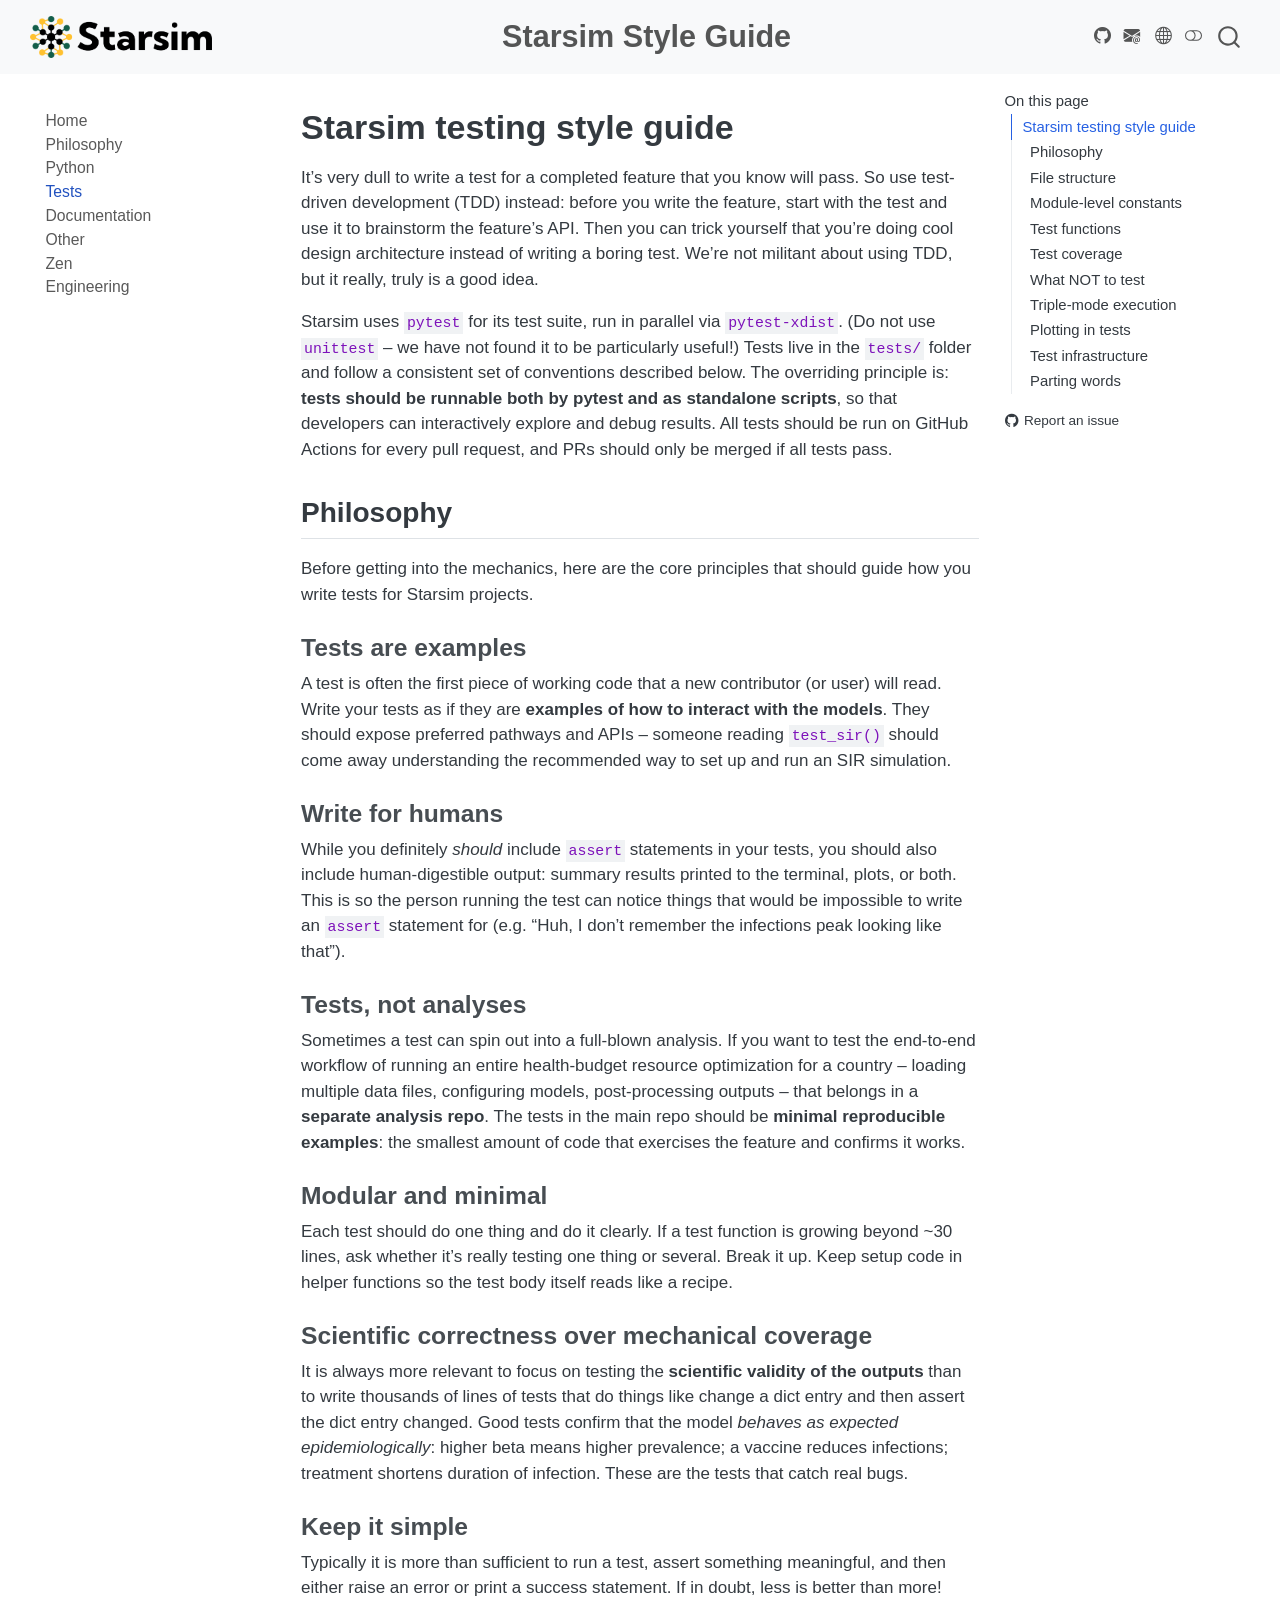
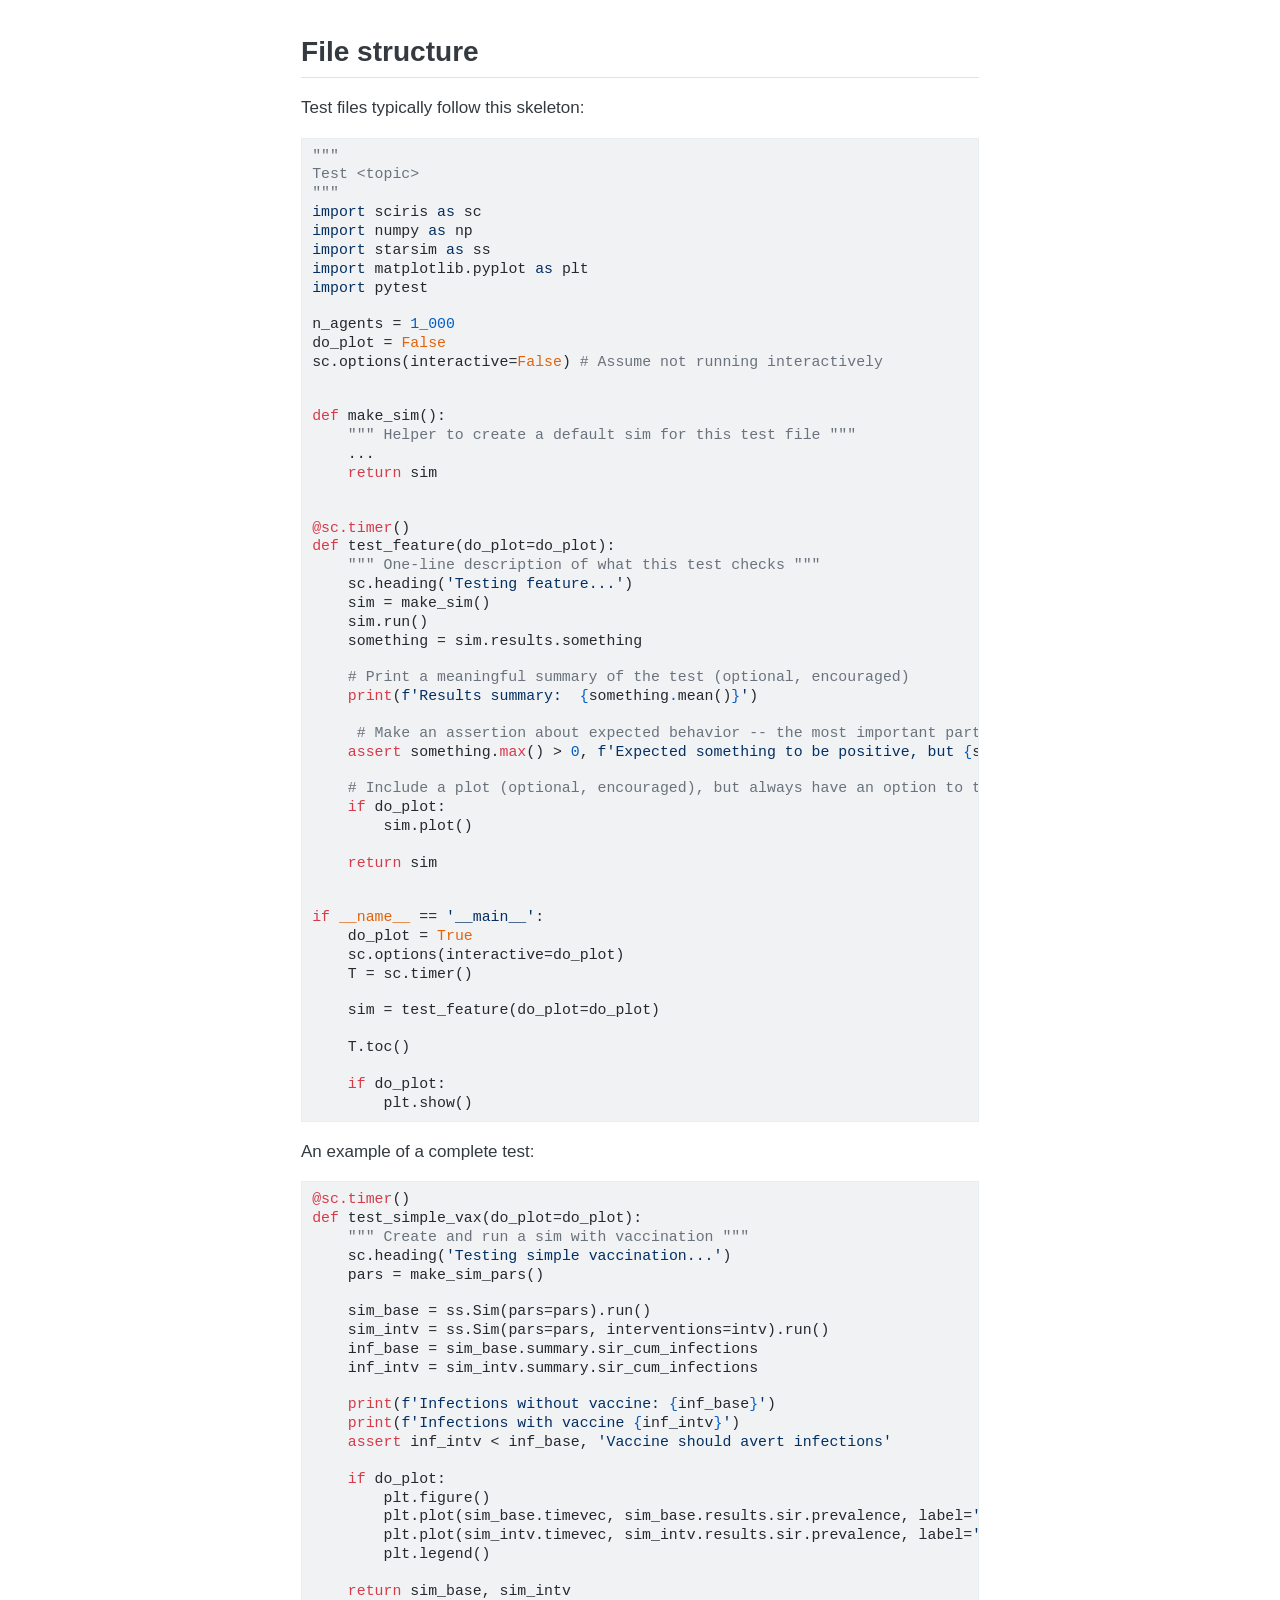
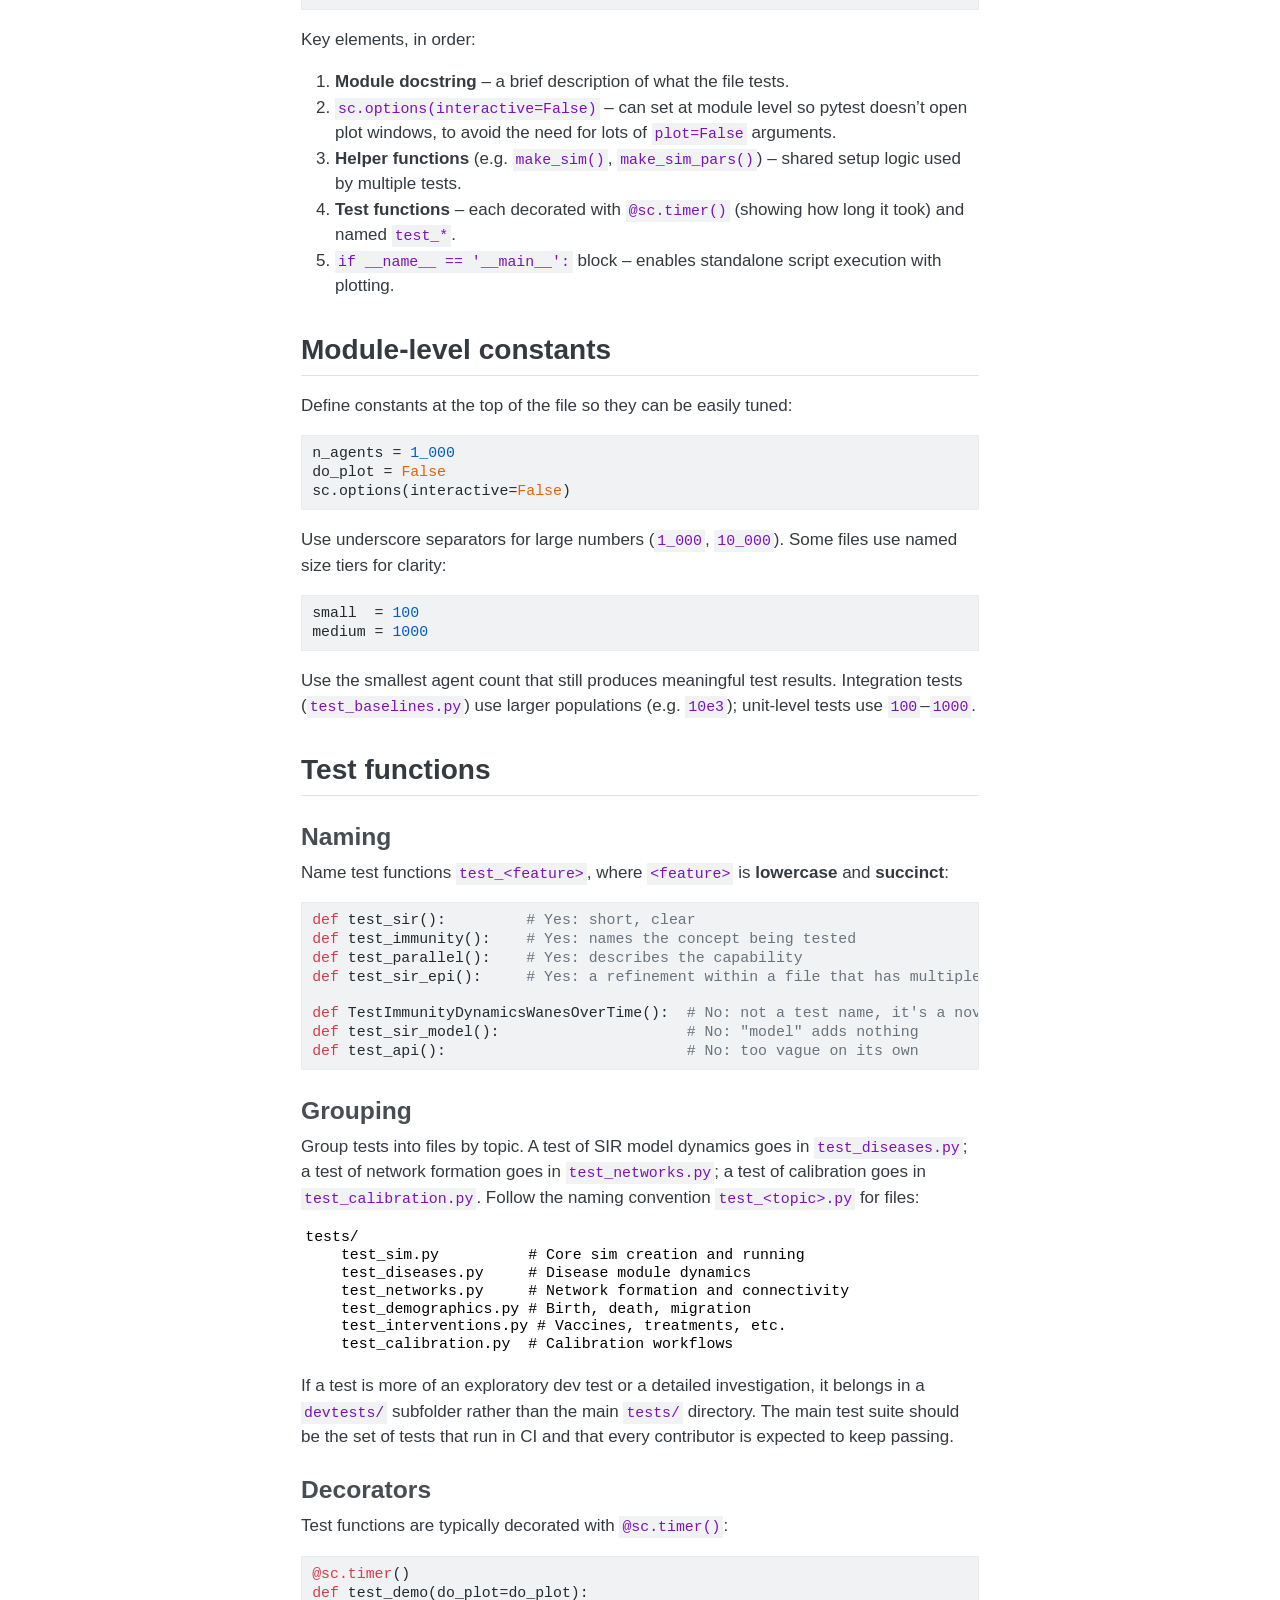
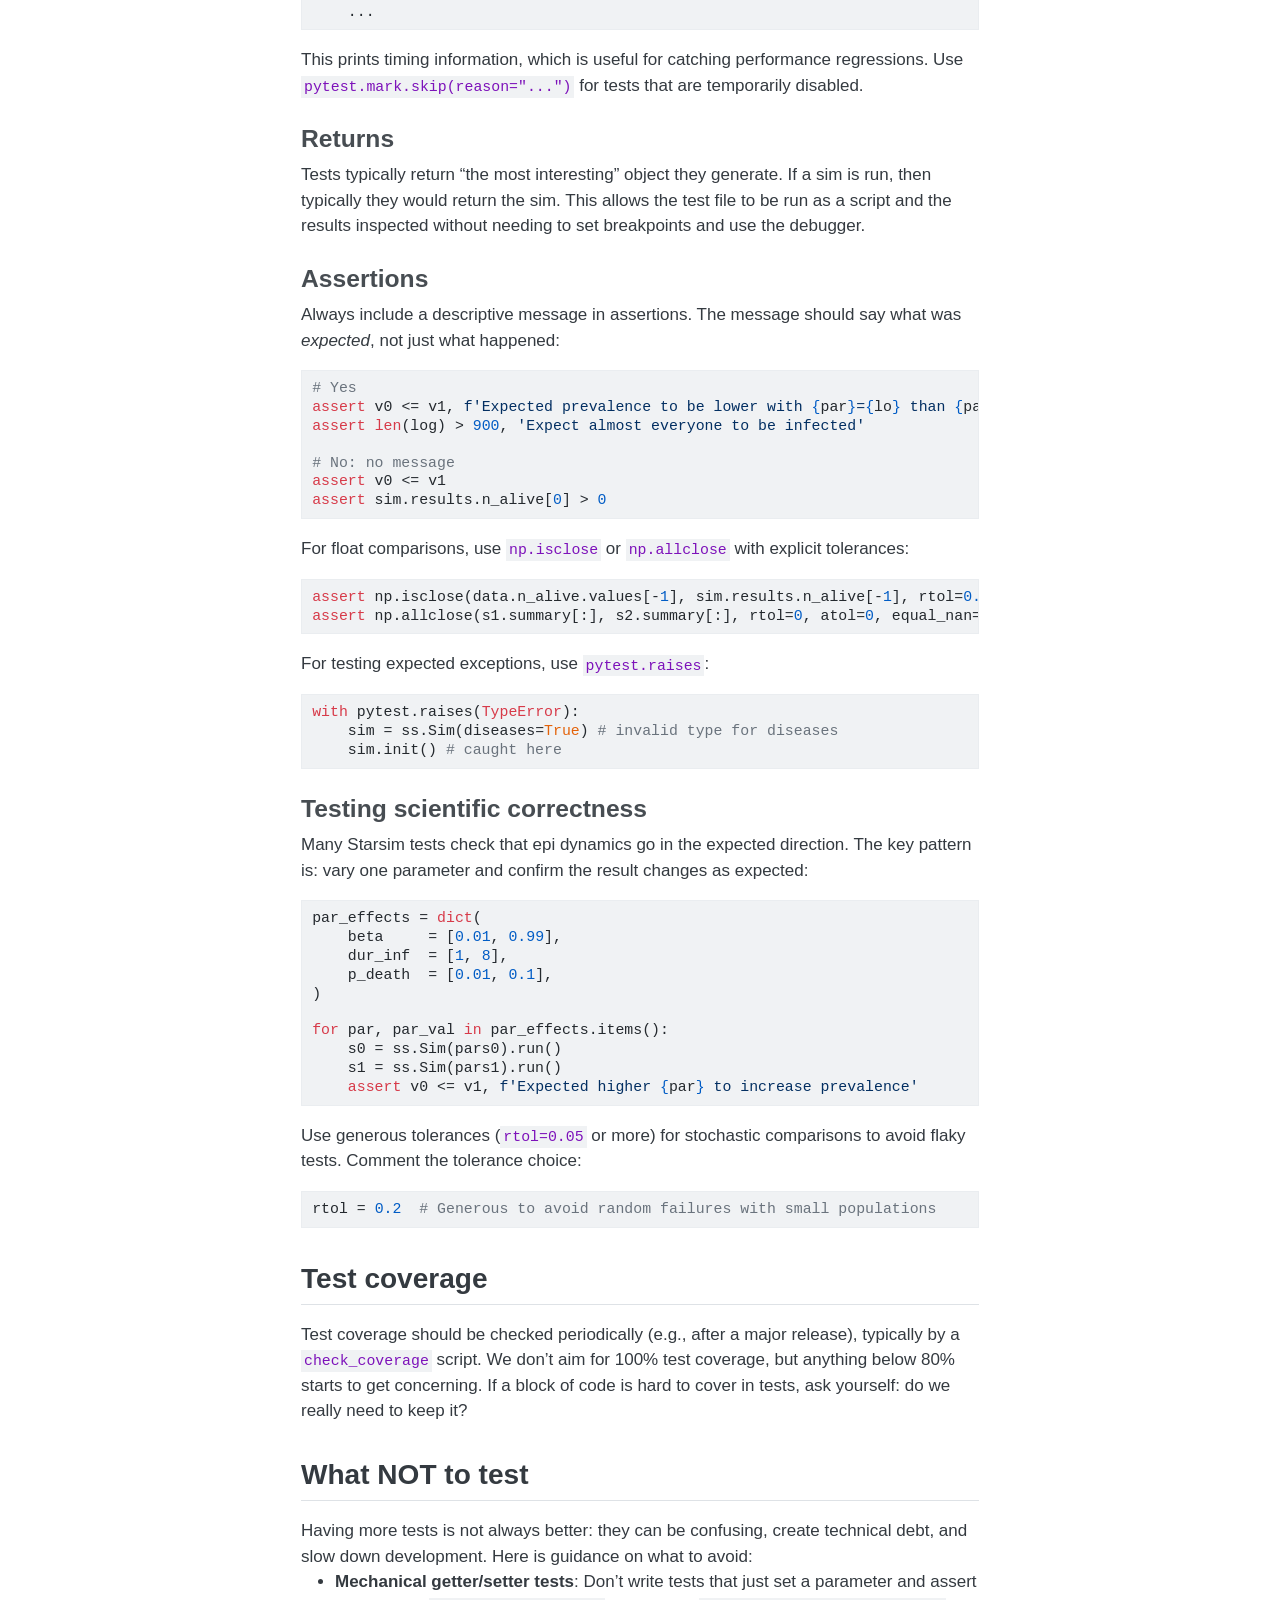
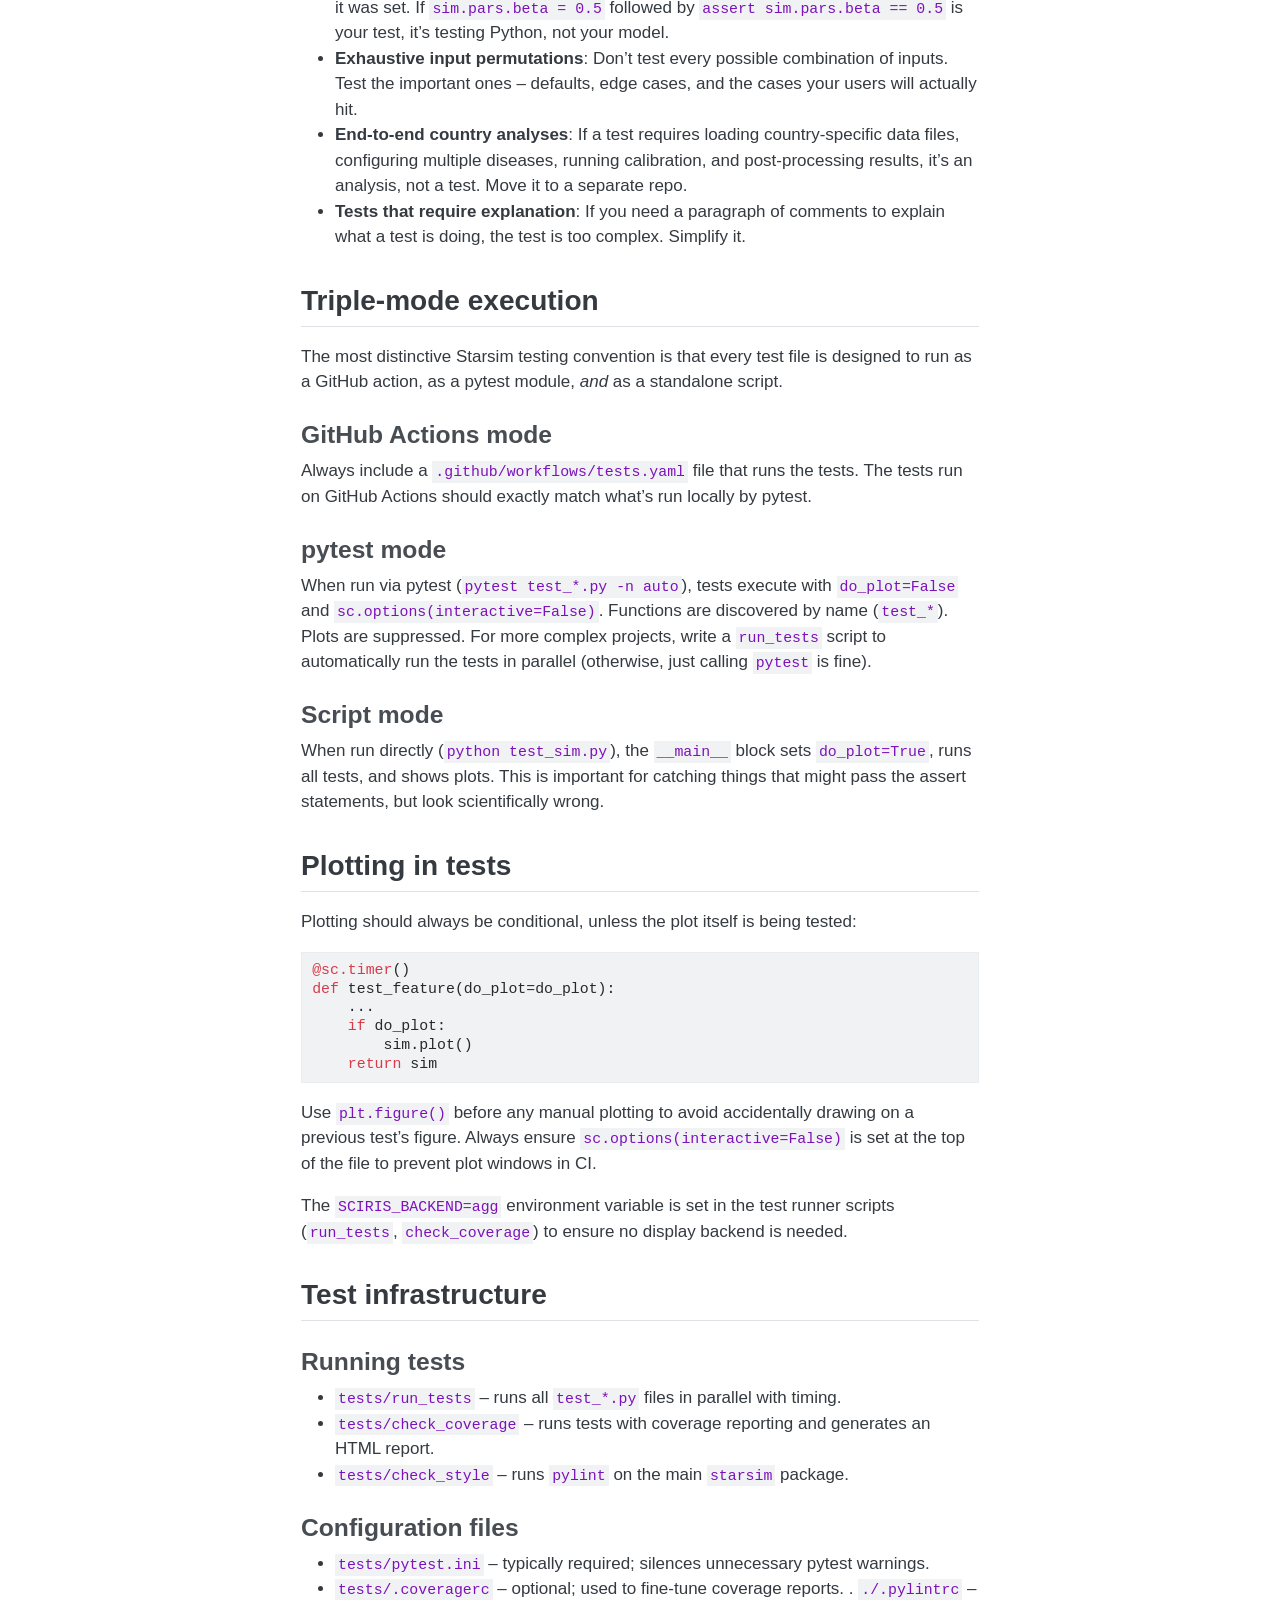
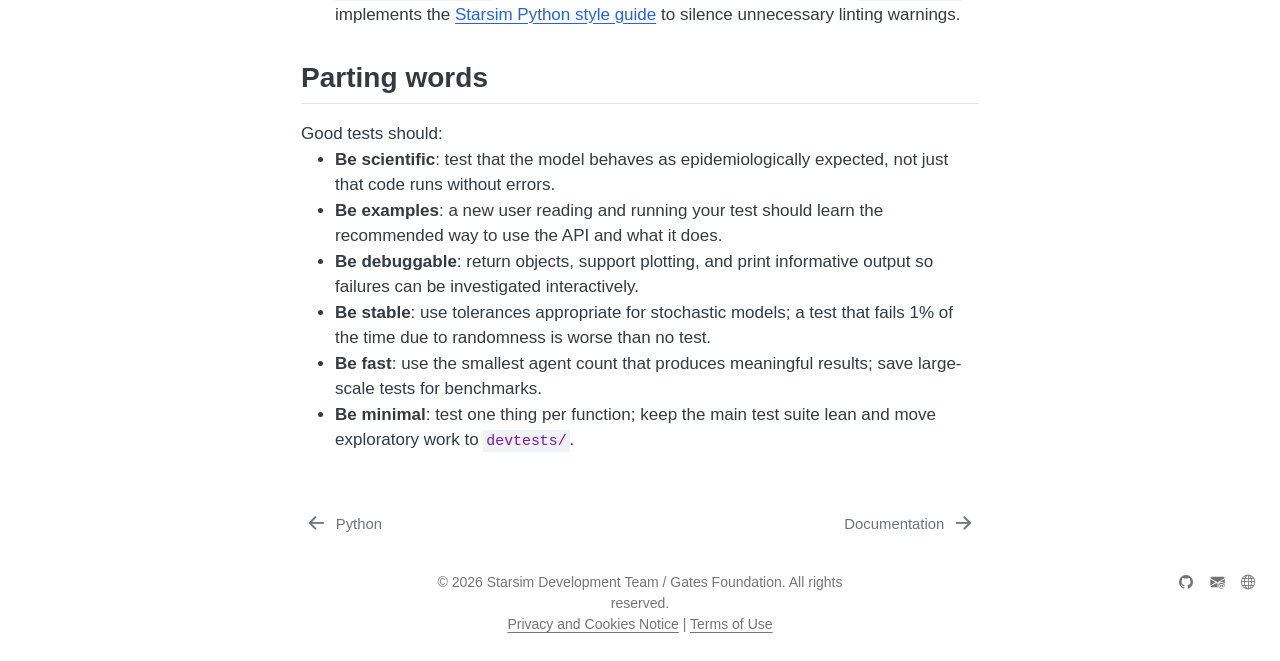
<file: 3_tests.html>
<!DOCTYPE html>
<html xmlns="http://www.w3.org/1999/xhtml" lang="en" xml:lang="en"><head>

<meta charset="utf-8">
<meta name="generator" content="quarto-1.10.19">

<meta name="viewport" content="width=device-width, initial-scale=1.0, user-scalable=yes">


<title>tests – Starsim Style Guide</title>
<style>
/* Default styles provided by pandoc.
** See https://pandoc.org/MANUAL.html#variables-for-html for config info.
*/
span.smallcaps{font-variant: small-caps;}
div.columns{display: flex; gap: 1.5em;}
div.column{flex: auto;}
@media screen {
div.columns{gap: min(4vw, 1.5em);}
div.column{overflow-x: auto;}
}
div.hanging-indent{margin-left: 1.5em; text-indent: -1.5em;}
ul.task-list{list-style: none;}
ul.task-list li input[type="checkbox"] {
  width: 0.8em;
  margin: 0 0.8em 0.2em -1em; /* quarto-specific, see https://github.com/quarto-dev/quarto-cli/issues/4556 */ 
  vertical-align: middle;
}
/* CSS for syntax highlighting */
html { -webkit-text-size-adjust: 100%; }
pre > code.sourceCode { white-space: pre; position: relative; }
pre > code.sourceCode > span { display: inline-block; line-height: 1.25; }
pre > code.sourceCode > span:empty { height: 1.2em; }
.sourceCode { overflow: visible; }
code.sourceCode > span { color: inherit; text-decoration: inherit; }
div.sourceCode { margin: 1em 0; }
pre.sourceCode { margin: 0; }
@media screen {
div.sourceCode { overflow: auto; }
}
@media print {
pre > code.sourceCode { white-space: pre-wrap; }
pre > code.sourceCode > span { text-indent: -5em; padding-left: 5em; }
}
pre.numberSource code
  { counter-reset: source-line 0; }
pre.numberSource code > span
  { position: relative; left: -4em; counter-increment: source-line; }
pre.numberSource code > span > a:first-child::before
  { content: counter(source-line);
    position: relative; left: -1em; text-align: right; vertical-align: baseline;
    border: none; display: inline-block;
    -webkit-touch-callout: none; -webkit-user-select: none;
    -khtml-user-select: none; -moz-user-select: none;
    -ms-user-select: none; user-select: none;
    padding: 0 4px; width: 4em;
  }
pre.numberSource { margin-left: 3em;  padding-left: 4px; }
div.sourceCode
  {   }
@media screen {
pre > code.sourceCode > span > a:first-child::before { text-decoration: underline; }
}
</style>


<script src="site_libs/quarto-nav/quarto-nav.js"></script>
<script src="site_libs/clipboard/clipboard.min.js"></script>
<script src="site_libs/quarto-search/autocomplete.umd.js"></script>
<script src="site_libs/quarto-search/fuse.min.js"></script>
<script src="site_libs/quarto-search/quarto-search.js"></script>
<meta name="quarto:offset" content="./">
<link href="./4_documentation.html" rel="next">
<link href="./2_python.html" rel="prev">
<link href=".//assets/favicon.ico" rel="icon">
<script src="site_libs/quarto-html/quarto.js" type="module"></script>
<script src="site_libs/quarto-html/tabsets/tabsets.js" type="module"></script>
<script src="site_libs/quarto-html/popper.min.js"></script>
<script src="site_libs/quarto-html/tippy.umd.min.js"></script>
<script src="site_libs/quarto-html/anchor.min.js"></script>
<link href="site_libs/quarto-html/tippy.css" rel="stylesheet">
<link href="site_libs/quarto-html/quarto-syntax-highlighting-5c1318cf63eba56dbef7ba16bc7d56f5.css" rel="stylesheet" class="quarto-color-scheme" id="quarto-text-highlighting-styles">
<link href="site_libs/quarto-html/quarto-syntax-highlighting-dark-6453f418aeef366c23116eb9cb0b6816.css" rel="stylesheet" class="quarto-color-scheme quarto-color-alternate" id="quarto-text-highlighting-styles">
<link href="site_libs/quarto-html/quarto-syntax-highlighting-5c1318cf63eba56dbef7ba16bc7d56f5.css" rel="stylesheet" class="quarto-color-scheme-extra" id="quarto-text-highlighting-styles">
<script src="site_libs/bootstrap/bootstrap.min.js"></script>
<link href="site_libs/bootstrap/bootstrap-icons.css" rel="stylesheet">
<link href="site_libs/bootstrap/bootstrap-f147ff0edcba14fc1363cea39731a244.min.css" rel="stylesheet" append-hash="true" class="quarto-color-scheme" id="quarto-bootstrap" data-mode="light">
<link href="site_libs/bootstrap/bootstrap-dark-9d73b2f327211b430cd3ecc299e40db5.min.css" rel="stylesheet" append-hash="true" class="quarto-color-scheme quarto-color-alternate" id="quarto-bootstrap" data-mode="dark">
<link href="site_libs/bootstrap/bootstrap-f147ff0edcba14fc1363cea39731a244.min.css" rel="stylesheet" append-hash="true" class="quarto-color-scheme-extra" id="quarto-bootstrap" data-mode="light">
<script id="quarto-search-options" type="application/json">{
  "location": "navbar",
  "copy-button": false,
  "collapse-after": 3,
  "panel-placement": "end",
  "type": "overlay",
  "limit": 50,
  "keyboard-shortcut": [
    "f",
    "/",
    "s"
  ],
  "language": {
    "search-no-results-text": "No results",
    "search-matching-documents-text": "matching documents",
    "search-copy-link-title": "Copy link to search",
    "search-hide-matches-text": "Hide additional matches",
    "search-more-match-text": "more match in this document",
    "search-more-matches-text": "more matches in this document",
    "search-clear-button-title": "Clear",
    "search-text-placeholder": "",
    "search-detached-cancel-button-title": "Cancel",
    "search-submit-button-title": "Submit",
    "search-label": "Search"
  }
}</script>


<link rel="stylesheet" href="assets/styles.css">
</head>

<body class="nav-sidebar floating nav-fixed quarto-light"><script id="quarto-html-before-body" type="application/javascript">
    const toggleBodyColorMode = (bsSheetEl) => {
      const mode = bsSheetEl.getAttribute("data-mode");
      const bodyEl = window.document.querySelector("body");
      if (mode === "dark") {
        bodyEl.classList.add("quarto-dark");
        bodyEl.classList.remove("quarto-light");
      } else {
        bodyEl.classList.add("quarto-light");
        bodyEl.classList.remove("quarto-dark");
      }
    }
    const toggleBodyColorPrimary = () => {
      const bsSheetEl = window.document.querySelector("link#quarto-bootstrap:not([rel=disabled-stylesheet])");
      if (bsSheetEl) {
        toggleBodyColorMode(bsSheetEl);
      }
    }
    const setColorSchemeToggle = (alternate) => {
      const toggles = window.document.querySelectorAll('.quarto-color-scheme-toggle');
      for (let i=0; i < toggles.length; i++) {
        const toggle = toggles[i];
        if (toggle) {
          if (alternate) {
            toggle.classList.add("alternate");
          } else {
            toggle.classList.remove("alternate");
          }
        }
      }
    };
    const toggleColorMode = (alternate) => {
      // Switch the stylesheets
      const primaryStylesheets = window.document.querySelectorAll('link.quarto-color-scheme:not(.quarto-color-alternate)');
      const alternateStylesheets = window.document.querySelectorAll('link.quarto-color-scheme.quarto-color-alternate');
      manageTransitions('#quarto-margin-sidebar .nav-link', false);
      if (alternate) {
        // note: dark is layered on light, we don't disable primary!
        enableStylesheet(alternateStylesheets);
        for (const sheetNode of alternateStylesheets) {
          if (sheetNode.id === "quarto-bootstrap") {
            toggleBodyColorMode(sheetNode);
          }
        }
      } else {
        disableStylesheet(alternateStylesheets);
        enableStylesheet(primaryStylesheets)
        toggleBodyColorPrimary();
      }
      manageTransitions('#quarto-margin-sidebar .nav-link', true);
      // Switch the toggles
      setColorSchemeToggle(alternate)
      // Hack to workaround the fact that safari doesn't
      // properly recolor the scrollbar when toggling (#1455)
      if (navigator.userAgent.indexOf('Safari') > 0 && navigator.userAgent.indexOf('Chrome') == -1) {
        manageTransitions("body", false);
        window.scrollTo(0, 1);
        setTimeout(() => {
          window.scrollTo(0, 0);
          manageTransitions("body", true);
        }, 40);
      }
    }
    const disableStylesheet = (stylesheets) => {
      for (let i=0; i < stylesheets.length; i++) {
        const stylesheet = stylesheets[i];
        stylesheet.rel = 'disabled-stylesheet';
      }
    }
    const enableStylesheet = (stylesheets) => {
      for (let i=0; i < stylesheets.length; i++) {
        const stylesheet = stylesheets[i];
        if(stylesheet.rel !== 'stylesheet') { // for Chrome, which will still FOUC without this check
          stylesheet.rel = 'stylesheet';
        }
      }
    }
    const manageTransitions = (selector, allowTransitions) => {
      const els = window.document.querySelectorAll(selector);
      for (let i=0; i < els.length; i++) {
        const el = els[i];
        if (allowTransitions) {
          el.classList.remove('notransition');
        } else {
          el.classList.add('notransition');
        }
      }
    }
    const isFileUrl = () => {
      return window.location.protocol === 'file:';
    }
    const hasAlternateSentinel = () => {
      let styleSentinel = getColorSchemeSentinel();
      if (styleSentinel !== null) {
        return styleSentinel === "alternate";
      } else {
        return false;
      }
    }
    const setStyleSentinel = (alternate) => {
      const value = alternate ? "alternate" : "default";
      if (!isFileUrl()) {
        window.localStorage.setItem("quarto-color-scheme", value);
      } else {
        localAlternateSentinel = value;
      }
    }
    const getColorSchemeSentinel = () => {
      if (!isFileUrl()) {
        const storageValue = window.localStorage.getItem("quarto-color-scheme");
        return storageValue != null ? storageValue : localAlternateSentinel;
      } else {
        return localAlternateSentinel;
      }
    }
    const toggleGiscusIfUsed = (isAlternate, darkModeDefault) => {
      const baseTheme = document.querySelector('#giscus-base-theme')?.value ?? 'light';
      const alternateTheme = document.querySelector('#giscus-alt-theme')?.value ?? 'dark';
      let newTheme = '';
      if(authorPrefersDark) {
        newTheme = isAlternate ? baseTheme : alternateTheme;
      } else {
        newTheme = isAlternate ? alternateTheme : baseTheme;
      }
      const changeGiscusTheme = () => {
        // From: https://github.com/giscus/giscus/issues/336
        const sendMessage = (message) => {
          const iframe = document.querySelector('iframe.giscus-frame');
          if (!iframe) return;
          iframe.contentWindow.postMessage({ giscus: message }, 'https://giscus.app');
        }
        sendMessage({
          setConfig: {
            theme: newTheme
          }
        });
      }
      const isGiscussLoaded = window.document.querySelector('iframe.giscus-frame') !== null;
      if (isGiscussLoaded) {
        changeGiscusTheme();
      }
    };
    const authorPrefersDark = false;
    const darkModeDefault = authorPrefersDark;
      document.querySelector('link#quarto-text-highlighting-styles.quarto-color-scheme-extra').rel = 'disabled-stylesheet';
      document.querySelector('link#quarto-bootstrap.quarto-color-scheme-extra').rel = 'disabled-stylesheet';
    let localAlternateSentinel = darkModeDefault ? 'alternate' : 'default';
    // Dark / light mode switch
    window.quartoToggleColorScheme = () => {
      // Read the current dark / light value
      let toAlternate = !hasAlternateSentinel();
      toggleColorMode(toAlternate);
      setStyleSentinel(toAlternate);
      toggleGiscusIfUsed(toAlternate, darkModeDefault);
      window.dispatchEvent(new Event('resize'));
    };
    // Switch to dark mode if need be
    if (hasAlternateSentinel()) {
      toggleColorMode(true);
    } else {
      toggleColorMode(false);
    }
  </script>

<div id="quarto-search-results"></div>
  <header id="quarto-header" class="headroom fixed-top">
    <nav class="navbar navbar-expand-lg " data-bs-theme="dark">
      <div class="navbar-container container-fluid">
      <div class="navbar-brand-container mx-auto">
    <a href="./index.html" class="navbar-brand navbar-brand-logo">
    <img src="./assets/starsim-logo.png" alt="" class="navbar-logo light-content">
    <img src="./assets/starsim-logo.png" alt="" class="navbar-logo dark-content">
    </a>
    <a class="navbar-brand" href="./index.html">
    <span class="navbar-title">Starsim Style Guide</span>
    </a>
  </div>
        <div class="quarto-navbar-tools tools-wide tools-end">
    <a href="https://github.com/starsimhub/styleguide" title="" class="quarto-navigation-tool px-1" aria-label=""><i class="bi bi-github"></i></a>
    <a href="mailto:info@starsim.org" title="" class="quarto-navigation-tool px-1" aria-label=""><i class="bi bi-envelope-at-fill"></i></a>
    <a href="https://starsim.org" title="" class="quarto-navigation-tool px-1" aria-label=""><i class="bi bi-globe"></i></a>
  <a href="" class="quarto-color-scheme-toggle quarto-navigation-tool  px-1" onclick="window.quartoToggleColorScheme(); return false;" title="Toggle dark mode"><i class="bi"></i></a>
</div>
          <div id="quarto-search" class="" title="Search"></div>
      </div> <!-- /container-fluid -->
    </nav>
  <nav class="quarto-secondary-nav">
    <div class="container-fluid d-flex">
      <button type="button" class="quarto-btn-toggle btn" data-bs-toggle="collapse" role="button" data-bs-target=".quarto-sidebar-collapse-item" aria-controls="quarto-sidebar" aria-expanded="false" aria-label="Toggle sidebar navigation" onclick="if (window.quartoToggleHeadroom) { window.quartoToggleHeadroom(); }">
        <i class="bi bi-layout-text-sidebar-reverse"></i>
      </button>
        <nav class="quarto-page-breadcrumbs" aria-label="breadcrumb"><ol class="breadcrumb"><li class="breadcrumb-item"><a href="./3_tests.html">Tests</a></li></ol></nav>
        <a class="flex-grow-1" role="navigation" data-bs-toggle="collapse" data-bs-target=".quarto-sidebar-collapse-item" aria-controls="quarto-sidebar" aria-expanded="false" aria-label="Toggle sidebar navigation" onclick="if (window.quartoToggleHeadroom) { window.quartoToggleHeadroom(); }">      
        </a>
    </div>
  </nav>
</header>
<!-- content -->
<div id="quarto-content" class="quarto-container page-columns page-rows-contents page-layout-article page-navbar">
<!-- sidebar -->
  <nav id="quarto-sidebar" class="sidebar collapse collapse-horizontal quarto-sidebar-collapse-item sidebar-navigation floating overflow-auto">
    <div class="sidebar-menu-container"> 
    <ul class="list-unstyled mt-1">
        <li class="sidebar-item">
  <div class="sidebar-item-container"> 
  <a href="./index.html" class="sidebar-item-text sidebar-link">
 <span class="menu-text">Home</span></a>
  </div>
</li>
        <li class="sidebar-item">
  <div class="sidebar-item-container"> 
  <a href="./1_philosophy.html" class="sidebar-item-text sidebar-link">
 <span class="menu-text">Philosophy</span></a>
  </div>
</li>
        <li class="sidebar-item">
  <div class="sidebar-item-container"> 
  <a href="./2_python.html" class="sidebar-item-text sidebar-link">
 <span class="menu-text">Python</span></a>
  </div>
</li>
        <li class="sidebar-item">
  <div class="sidebar-item-container"> 
  <a href="./3_tests.html" class="sidebar-item-text sidebar-link active">
 <span class="menu-text">Tests</span></a>
  </div>
</li>
        <li class="sidebar-item">
  <div class="sidebar-item-container"> 
  <a href="./4_documentation.html" class="sidebar-item-text sidebar-link">
 <span class="menu-text">Documentation</span></a>
  </div>
</li>
        <li class="sidebar-item">
  <div class="sidebar-item-container"> 
  <a href="./5_other.html" class="sidebar-item-text sidebar-link">
 <span class="menu-text">Other</span></a>
  </div>
</li>
        <li class="sidebar-item">
  <div class="sidebar-item-container"> 
  <a href="./6_zen.html" class="sidebar-item-text sidebar-link">
 <span class="menu-text">Zen</span></a>
  </div>
</li>
        <li class="sidebar-item">
  <div class="sidebar-item-container"> 
  <a href="./engineering_quality_guidelines.html" class="sidebar-item-text sidebar-link">
 <span class="menu-text">Engineering</span></a>
  </div>
</li>
    </ul>
    </div>
</nav>
<div id="quarto-sidebar-glass" class="quarto-sidebar-collapse-item" data-bs-toggle="collapse" data-bs-target=".quarto-sidebar-collapse-item"></div>
<!-- margin-sidebar -->
    <div id="quarto-margin-sidebar" class="sidebar margin-sidebar">
        <nav id="TOC" role="doc-toc" class="toc-active">
    <h2 id="toc-title">On this page</h2>
   
  <ul>
  <li><a href="#starsim-testing-style-guide" id="toc-starsim-testing-style-guide" class="nav-link active" data-scroll-target="#starsim-testing-style-guide">Starsim testing style guide</a>
  <ul class="collapse">
  <li><a href="#philosophy" id="toc-philosophy" class="nav-link" data-scroll-target="#philosophy">Philosophy</a>
  <ul class="collapse">
  <li><a href="#tests-are-examples" id="toc-tests-are-examples" class="nav-link" data-scroll-target="#tests-are-examples">Tests are examples</a></li>
  <li><a href="#write-for-humans" id="toc-write-for-humans" class="nav-link" data-scroll-target="#write-for-humans">Write for humans</a></li>
  <li><a href="#tests-not-analyses" id="toc-tests-not-analyses" class="nav-link" data-scroll-target="#tests-not-analyses">Tests, not analyses</a></li>
  <li><a href="#modular-and-minimal" id="toc-modular-and-minimal" class="nav-link" data-scroll-target="#modular-and-minimal">Modular and minimal</a></li>
  <li><a href="#scientific-correctness-over-mechanical-coverage" id="toc-scientific-correctness-over-mechanical-coverage" class="nav-link" data-scroll-target="#scientific-correctness-over-mechanical-coverage">Scientific correctness over mechanical coverage</a></li>
  <li><a href="#keep-it-simple" id="toc-keep-it-simple" class="nav-link" data-scroll-target="#keep-it-simple">Keep it simple</a></li>
  </ul></li>
  <li><a href="#file-structure" id="toc-file-structure" class="nav-link" data-scroll-target="#file-structure">File structure</a></li>
  <li><a href="#module-level-constants" id="toc-module-level-constants" class="nav-link" data-scroll-target="#module-level-constants">Module-level constants</a></li>
  <li><a href="#test-functions" id="toc-test-functions" class="nav-link" data-scroll-target="#test-functions">Test functions</a>
  <ul class="collapse">
  <li><a href="#naming" id="toc-naming" class="nav-link" data-scroll-target="#naming">Naming</a></li>
  <li><a href="#grouping" id="toc-grouping" class="nav-link" data-scroll-target="#grouping">Grouping</a></li>
  <li><a href="#decorators" id="toc-decorators" class="nav-link" data-scroll-target="#decorators">Decorators</a></li>
  <li><a href="#returns" id="toc-returns" class="nav-link" data-scroll-target="#returns">Returns</a></li>
  <li><a href="#assertions" id="toc-assertions" class="nav-link" data-scroll-target="#assertions">Assertions</a></li>
  <li><a href="#testing-scientific-correctness" id="toc-testing-scientific-correctness" class="nav-link" data-scroll-target="#testing-scientific-correctness">Testing scientific correctness</a></li>
  </ul></li>
  <li><a href="#test-coverage" id="toc-test-coverage" class="nav-link" data-scroll-target="#test-coverage">Test coverage</a></li>
  <li><a href="#what-not-to-test" id="toc-what-not-to-test" class="nav-link" data-scroll-target="#what-not-to-test">What NOT to test</a></li>
  <li><a href="#triple-mode-execution" id="toc-triple-mode-execution" class="nav-link" data-scroll-target="#triple-mode-execution">Triple-mode execution</a>
  <ul class="collapse">
  <li><a href="#github-actions-mode" id="toc-github-actions-mode" class="nav-link" data-scroll-target="#github-actions-mode">GitHub Actions mode</a></li>
  <li><a href="#pytest-mode" id="toc-pytest-mode" class="nav-link" data-scroll-target="#pytest-mode">pytest mode</a></li>
  <li><a href="#script-mode" id="toc-script-mode" class="nav-link" data-scroll-target="#script-mode">Script mode</a></li>
  </ul></li>
  <li><a href="#plotting-in-tests" id="toc-plotting-in-tests" class="nav-link" data-scroll-target="#plotting-in-tests">Plotting in tests</a></li>
  <li><a href="#test-infrastructure" id="toc-test-infrastructure" class="nav-link" data-scroll-target="#test-infrastructure">Test infrastructure</a>
  <ul class="collapse">
  <li><a href="#running-tests" id="toc-running-tests" class="nav-link" data-scroll-target="#running-tests">Running tests</a></li>
  <li><a href="#configuration-files" id="toc-configuration-files" class="nav-link" data-scroll-target="#configuration-files">Configuration files</a></li>
  </ul></li>
  <li><a href="#parting-words" id="toc-parting-words" class="nav-link" data-scroll-target="#parting-words">Parting words</a></li>
  </ul></li>
  </ul>
<div class="toc-actions"><ul><li><a href="https://github.com/starsimhub/styleguide/issues/new" class="toc-action"><i class="bi bi-github"></i>Report an issue</a></li></ul></div></nav>
    </div>
<!-- main -->
<main class="content" id="quarto-document-content"><header id="title-block-header" class="quarto-title-block"></header>





<section id="starsim-testing-style-guide" class="level1">
<h1>Starsim testing style guide</h1>
<p>It’s very dull to write a test for a completed feature that you know will pass. So use test-driven development (TDD) instead: before you write the feature, start with the test and use it to brainstorm the feature’s API. Then you can trick yourself that you’re doing cool design architecture instead of writing a boring test. We’re not militant about using TDD, but it really, truly is a good idea.</p>
<p>Starsim uses <code>pytest</code> for its test suite, run in parallel via <code>pytest-xdist</code>. (Do not use <code>unittest</code> – we have not found it to be particularly useful!) Tests live in the <code>tests/</code> folder and follow a consistent set of conventions described below. The overriding principle is: <strong>tests should be runnable both by pytest and as standalone scripts</strong>, so that developers can interactively explore and debug results. All tests should be run on GitHub Actions for every pull request, and PRs should only be merged if all tests pass.</p>
<section id="philosophy" class="level2">
<h2 class="anchored" data-anchor-id="philosophy">Philosophy</h2>
<p>Before getting into the mechanics, here are the core principles that should guide how you write tests for Starsim projects.</p>
<section id="tests-are-examples" class="level3">
<h3 class="anchored" data-anchor-id="tests-are-examples">Tests are examples</h3>
<p>A test is often the first piece of working code that a new contributor (or user) will read. Write your tests as if they are <strong>examples of how to interact with the models</strong>. They should expose preferred pathways and APIs – someone reading <code>test_sir()</code> should come away understanding the recommended way to set up and run an SIR simulation.</p>
</section>
<section id="write-for-humans" class="level3">
<h3 class="anchored" data-anchor-id="write-for-humans">Write for humans</h3>
<p>While you definitely <em>should</em> include <code>assert</code> statements in your tests, you should also include human-digestible output: summary results printed to the terminal, plots, or both. This is so the person running the test can notice things that would be impossible to write an <code>assert</code> statement for (e.g.&nbsp;“Huh, I don’t remember the infections peak looking like that”).</p>
</section>
<section id="tests-not-analyses" class="level3">
<h3 class="anchored" data-anchor-id="tests-not-analyses">Tests, not analyses</h3>
<p>Sometimes a test can spin out into a full-blown analysis. If you want to test the end-to-end workflow of running an entire health-budget resource optimization for a country – loading multiple data files, configuring models, post-processing outputs – that belongs in a <strong>separate analysis repo</strong>. The tests in the main repo should be <strong>minimal reproducible examples</strong>: the smallest amount of code that exercises the feature and confirms it works.</p>
</section>
<section id="modular-and-minimal" class="level3">
<h3 class="anchored" data-anchor-id="modular-and-minimal">Modular and minimal</h3>
<p>Each test should do one thing and do it clearly. If a test function is growing beyond ~30 lines, ask whether it’s really testing one thing or several. Break it up. Keep setup code in helper functions so the test body itself reads like a recipe.</p>
</section>
<section id="scientific-correctness-over-mechanical-coverage" class="level3">
<h3 class="anchored" data-anchor-id="scientific-correctness-over-mechanical-coverage">Scientific correctness over mechanical coverage</h3>
<p>It is always more relevant to focus on testing the <strong>scientific validity of the outputs</strong> than to write thousands of lines of tests that do things like change a dict entry and then assert the dict entry changed. Good tests confirm that the model <em>behaves as expected epidemiologically</em>: higher beta means higher prevalence; a vaccine reduces infections; treatment shortens duration of infection. These are the tests that catch real bugs.</p>
</section>
<section id="keep-it-simple" class="level3">
<h3 class="anchored" data-anchor-id="keep-it-simple">Keep it simple</h3>
<p>Typically it is more than sufficient to run a test, assert something meaningful, and then either raise an error or print a success statement. If in doubt, less is better than more!</p>
</section>
</section>
<section id="file-structure" class="level2">
<h2 class="anchored" data-anchor-id="file-structure">File structure</h2>
<p>Test files typically follow this skeleton:</p>
<div class="code-copy-outer-scaffold"><div class="sourceCode" id="cb1"><pre class="sourceCode python code-with-copy"><code class="sourceCode python"><span id="cb1-1"><a href="#cb1-1" aria-hidden="true" tabindex="-1"></a><span class="co">"""</span></span>
<span id="cb1-2"><a href="#cb1-2" aria-hidden="true" tabindex="-1"></a><span class="co">Test &lt;topic&gt;</span></span>
<span id="cb1-3"><a href="#cb1-3" aria-hidden="true" tabindex="-1"></a><span class="co">"""</span></span>
<span id="cb1-4"><a href="#cb1-4" aria-hidden="true" tabindex="-1"></a><span class="im">import</span> sciris <span class="im">as</span> sc</span>
<span id="cb1-5"><a href="#cb1-5" aria-hidden="true" tabindex="-1"></a><span class="im">import</span> numpy <span class="im">as</span> np</span>
<span id="cb1-6"><a href="#cb1-6" aria-hidden="true" tabindex="-1"></a><span class="im">import</span> starsim <span class="im">as</span> ss</span>
<span id="cb1-7"><a href="#cb1-7" aria-hidden="true" tabindex="-1"></a><span class="im">import</span> matplotlib.pyplot <span class="im">as</span> plt</span>
<span id="cb1-8"><a href="#cb1-8" aria-hidden="true" tabindex="-1"></a><span class="im">import</span> pytest</span>
<span id="cb1-9"><a href="#cb1-9" aria-hidden="true" tabindex="-1"></a></span>
<span id="cb1-10"><a href="#cb1-10" aria-hidden="true" tabindex="-1"></a>n_agents <span class="op">=</span> <span class="dv">1_000</span></span>
<span id="cb1-11"><a href="#cb1-11" aria-hidden="true" tabindex="-1"></a>do_plot <span class="op">=</span> <span class="va">False</span></span>
<span id="cb1-12"><a href="#cb1-12" aria-hidden="true" tabindex="-1"></a>sc.options(interactive<span class="op">=</span><span class="va">False</span>) <span class="co"># Assume not running interactively</span></span>
<span id="cb1-13"><a href="#cb1-13" aria-hidden="true" tabindex="-1"></a></span>
<span id="cb1-14"><a href="#cb1-14" aria-hidden="true" tabindex="-1"></a></span>
<span id="cb1-15"><a href="#cb1-15" aria-hidden="true" tabindex="-1"></a><span class="kw">def</span> make_sim():</span>
<span id="cb1-16"><a href="#cb1-16" aria-hidden="true" tabindex="-1"></a>    <span class="co">""" Helper to create a default sim for this test file """</span></span>
<span id="cb1-17"><a href="#cb1-17" aria-hidden="true" tabindex="-1"></a>    ...</span>
<span id="cb1-18"><a href="#cb1-18" aria-hidden="true" tabindex="-1"></a>    <span class="cf">return</span> sim</span>
<span id="cb1-19"><a href="#cb1-19" aria-hidden="true" tabindex="-1"></a></span>
<span id="cb1-20"><a href="#cb1-20" aria-hidden="true" tabindex="-1"></a></span>
<span id="cb1-21"><a href="#cb1-21" aria-hidden="true" tabindex="-1"></a><span class="at">@sc.timer</span>()</span>
<span id="cb1-22"><a href="#cb1-22" aria-hidden="true" tabindex="-1"></a><span class="kw">def</span> test_feature(do_plot<span class="op">=</span>do_plot):</span>
<span id="cb1-23"><a href="#cb1-23" aria-hidden="true" tabindex="-1"></a>    <span class="co">""" One-line description of what this test checks """</span></span>
<span id="cb1-24"><a href="#cb1-24" aria-hidden="true" tabindex="-1"></a>    sc.heading(<span class="st">'Testing feature...'</span>)</span>
<span id="cb1-25"><a href="#cb1-25" aria-hidden="true" tabindex="-1"></a>    sim <span class="op">=</span> make_sim()</span>
<span id="cb1-26"><a href="#cb1-26" aria-hidden="true" tabindex="-1"></a>    sim.run()</span>
<span id="cb1-27"><a href="#cb1-27" aria-hidden="true" tabindex="-1"></a>    something <span class="op">=</span> sim.results.something</span>
<span id="cb1-28"><a href="#cb1-28" aria-hidden="true" tabindex="-1"></a></span>
<span id="cb1-29"><a href="#cb1-29" aria-hidden="true" tabindex="-1"></a>    <span class="co"># Print a meaningful summary of the test (optional, encouraged)</span></span>
<span id="cb1-30"><a href="#cb1-30" aria-hidden="true" tabindex="-1"></a>    <span class="bu">print</span>(<span class="ss">f'Results summary:  </span><span class="sc">{</span>something<span class="sc">.</span>mean()<span class="sc">}</span><span class="ss">'</span>) </span>
<span id="cb1-31"><a href="#cb1-31" aria-hidden="true" tabindex="-1"></a></span>
<span id="cb1-32"><a href="#cb1-32" aria-hidden="true" tabindex="-1"></a>     <span class="co"># Make an assertion about expected behavior -- the most important part</span></span>
<span id="cb1-33"><a href="#cb1-33" aria-hidden="true" tabindex="-1"></a>    <span class="cf">assert</span> something.<span class="bu">max</span>() <span class="op">&gt;</span> <span class="dv">0</span>, <span class="ss">f'Expected something to be positive, but </span><span class="sc">{</span>something<span class="sc">.</span><span class="bu">max</span>()<span class="sc">}</span><span class="ss"> &lt;= 0'</span></span>
<span id="cb1-34"><a href="#cb1-34" aria-hidden="true" tabindex="-1"></a></span>
<span id="cb1-35"><a href="#cb1-35" aria-hidden="true" tabindex="-1"></a>    <span class="co"># Include a plot (optional, encouraged), but always have an option to turn it off</span></span>
<span id="cb1-36"><a href="#cb1-36" aria-hidden="true" tabindex="-1"></a>    <span class="cf">if</span> do_plot: </span>
<span id="cb1-37"><a href="#cb1-37" aria-hidden="true" tabindex="-1"></a>        sim.plot()</span>
<span id="cb1-38"><a href="#cb1-38" aria-hidden="true" tabindex="-1"></a></span>
<span id="cb1-39"><a href="#cb1-39" aria-hidden="true" tabindex="-1"></a>    <span class="cf">return</span> sim</span>
<span id="cb1-40"><a href="#cb1-40" aria-hidden="true" tabindex="-1"></a></span>
<span id="cb1-41"><a href="#cb1-41" aria-hidden="true" tabindex="-1"></a></span>
<span id="cb1-42"><a href="#cb1-42" aria-hidden="true" tabindex="-1"></a><span class="cf">if</span> <span class="va">__name__</span> <span class="op">==</span> <span class="st">'__main__'</span>:</span>
<span id="cb1-43"><a href="#cb1-43" aria-hidden="true" tabindex="-1"></a>    do_plot <span class="op">=</span> <span class="va">True</span></span>
<span id="cb1-44"><a href="#cb1-44" aria-hidden="true" tabindex="-1"></a>    sc.options(interactive<span class="op">=</span>do_plot)</span>
<span id="cb1-45"><a href="#cb1-45" aria-hidden="true" tabindex="-1"></a>    T <span class="op">=</span> sc.timer()</span>
<span id="cb1-46"><a href="#cb1-46" aria-hidden="true" tabindex="-1"></a></span>
<span id="cb1-47"><a href="#cb1-47" aria-hidden="true" tabindex="-1"></a>    sim <span class="op">=</span> test_feature(do_plot<span class="op">=</span>do_plot)</span>
<span id="cb1-48"><a href="#cb1-48" aria-hidden="true" tabindex="-1"></a></span>
<span id="cb1-49"><a href="#cb1-49" aria-hidden="true" tabindex="-1"></a>    T.toc()</span>
<span id="cb1-50"><a href="#cb1-50" aria-hidden="true" tabindex="-1"></a></span>
<span id="cb1-51"><a href="#cb1-51" aria-hidden="true" tabindex="-1"></a>    <span class="cf">if</span> do_plot:</span>
<span id="cb1-52"><a href="#cb1-52" aria-hidden="true" tabindex="-1"></a>        plt.show()</span></code></pre></div><button title="Copy to Clipboard" class="code-copy-button"><i class="bi"></i></button></div>
<p>An example of a complete test:</p>
<div class="code-copy-outer-scaffold"><div class="sourceCode" id="cb2"><pre class="sourceCode python code-with-copy"><code class="sourceCode python"><span id="cb2-1"><a href="#cb2-1" aria-hidden="true" tabindex="-1"></a><span class="at">@sc.timer</span>()</span>
<span id="cb2-2"><a href="#cb2-2" aria-hidden="true" tabindex="-1"></a><span class="kw">def</span> test_simple_vax(do_plot<span class="op">=</span>do_plot):</span>
<span id="cb2-3"><a href="#cb2-3" aria-hidden="true" tabindex="-1"></a>    <span class="co">""" Create and run a sim with vaccination """</span></span>
<span id="cb2-4"><a href="#cb2-4" aria-hidden="true" tabindex="-1"></a>    sc.heading(<span class="st">'Testing simple vaccination...'</span>)</span>
<span id="cb2-5"><a href="#cb2-5" aria-hidden="true" tabindex="-1"></a>    pars <span class="op">=</span> make_sim_pars()</span>
<span id="cb2-6"><a href="#cb2-6" aria-hidden="true" tabindex="-1"></a></span>
<span id="cb2-7"><a href="#cb2-7" aria-hidden="true" tabindex="-1"></a>    sim_base <span class="op">=</span> ss.Sim(pars<span class="op">=</span>pars).run()</span>
<span id="cb2-8"><a href="#cb2-8" aria-hidden="true" tabindex="-1"></a>    sim_intv <span class="op">=</span> ss.Sim(pars<span class="op">=</span>pars, interventions<span class="op">=</span>intv).run()</span>
<span id="cb2-9"><a href="#cb2-9" aria-hidden="true" tabindex="-1"></a>    inf_base <span class="op">=</span> sim_base.summary.sir_cum_infections</span>
<span id="cb2-10"><a href="#cb2-10" aria-hidden="true" tabindex="-1"></a>    inf_intv <span class="op">=</span> sim_intv.summary.sir_cum_infections</span>
<span id="cb2-11"><a href="#cb2-11" aria-hidden="true" tabindex="-1"></a></span>
<span id="cb2-12"><a href="#cb2-12" aria-hidden="true" tabindex="-1"></a>    <span class="bu">print</span>(<span class="ss">f'Infections without vaccine: </span><span class="sc">{</span>inf_base<span class="sc">}</span><span class="ss">'</span>)</span>
<span id="cb2-13"><a href="#cb2-13" aria-hidden="true" tabindex="-1"></a>    <span class="bu">print</span>(<span class="ss">f'Infections with vaccine </span><span class="sc">{</span>inf_intv<span class="sc">}</span><span class="ss">'</span>)</span>
<span id="cb2-14"><a href="#cb2-14" aria-hidden="true" tabindex="-1"></a>    <span class="cf">assert</span> inf_intv <span class="op">&lt;</span> inf_base, <span class="st">'Vaccine should avert infections'</span></span>
<span id="cb2-15"><a href="#cb2-15" aria-hidden="true" tabindex="-1"></a></span>
<span id="cb2-16"><a href="#cb2-16" aria-hidden="true" tabindex="-1"></a>    <span class="cf">if</span> do_plot:</span>
<span id="cb2-17"><a href="#cb2-17" aria-hidden="true" tabindex="-1"></a>        plt.figure()</span>
<span id="cb2-18"><a href="#cb2-18" aria-hidden="true" tabindex="-1"></a>        plt.plot(sim_base.timevec, sim_base.results.sir.prevalence, label<span class="op">=</span><span class="st">'Baseline'</span>)</span>
<span id="cb2-19"><a href="#cb2-19" aria-hidden="true" tabindex="-1"></a>        plt.plot(sim_intv.timevec, sim_intv.results.sir.prevalence, label<span class="op">=</span><span class="st">'Vax'</span>)</span>
<span id="cb2-20"><a href="#cb2-20" aria-hidden="true" tabindex="-1"></a>        plt.legend()</span>
<span id="cb2-21"><a href="#cb2-21" aria-hidden="true" tabindex="-1"></a></span>
<span id="cb2-22"><a href="#cb2-22" aria-hidden="true" tabindex="-1"></a>    <span class="cf">return</span> sim_base, sim_intv</span></code></pre></div><button title="Copy to Clipboard" class="code-copy-button"><i class="bi"></i></button></div>
<p>Key elements, in order:</p>
<ol type="1">
<li><strong>Module docstring</strong> – a brief description of what the file tests.</li>
<li><strong><code>sc.options(interactive=False)</code></strong> – can set at module level so pytest doesn’t open plot windows, to avoid the need for lots of <code>plot=False</code> arguments.</li>
<li><strong>Helper functions</strong> (e.g.&nbsp;<code>make_sim()</code>, <code>make_sim_pars()</code>) – shared setup logic used by multiple tests.</li>
<li><strong>Test functions</strong> – each decorated with <code>@sc.timer()</code> (showing how long it took) and named <code>test_*</code>.</li>
<li><strong><code>if __name__ == '__main__':</code></strong> block – enables standalone script execution with plotting.</li>
</ol>
</section>
<section id="module-level-constants" class="level2">
<h2 class="anchored" data-anchor-id="module-level-constants">Module-level constants</h2>
<p>Define constants at the top of the file so they can be easily tuned:</p>
<div class="code-copy-outer-scaffold"><div class="sourceCode" id="cb3"><pre class="sourceCode python code-with-copy"><code class="sourceCode python"><span id="cb3-1"><a href="#cb3-1" aria-hidden="true" tabindex="-1"></a>n_agents <span class="op">=</span> <span class="dv">1_000</span></span>
<span id="cb3-2"><a href="#cb3-2" aria-hidden="true" tabindex="-1"></a>do_plot <span class="op">=</span> <span class="va">False</span></span>
<span id="cb3-3"><a href="#cb3-3" aria-hidden="true" tabindex="-1"></a>sc.options(interactive<span class="op">=</span><span class="va">False</span>)</span></code></pre></div><button title="Copy to Clipboard" class="code-copy-button"><i class="bi"></i></button></div>
<p>Use underscore separators for large numbers (<code>1_000</code>, <code>10_000</code>). Some files use named size tiers for clarity:</p>
<div class="code-copy-outer-scaffold"><div class="sourceCode" id="cb4"><pre class="sourceCode python code-with-copy"><code class="sourceCode python"><span id="cb4-1"><a href="#cb4-1" aria-hidden="true" tabindex="-1"></a>small  <span class="op">=</span> <span class="dv">100</span></span>
<span id="cb4-2"><a href="#cb4-2" aria-hidden="true" tabindex="-1"></a>medium <span class="op">=</span> <span class="dv">1000</span></span></code></pre></div><button title="Copy to Clipboard" class="code-copy-button"><i class="bi"></i></button></div>
<p>Use the smallest agent count that still produces meaningful test results. Integration tests (<code>test_baselines.py</code>) use larger populations (e.g.&nbsp;<code>10e3</code>); unit-level tests use <code>100</code>–<code>1000</code>.</p>
</section>
<section id="test-functions" class="level2">
<h2 class="anchored" data-anchor-id="test-functions">Test functions</h2>
<section id="naming" class="level3">
<h3 class="anchored" data-anchor-id="naming">Naming</h3>
<p>Name test functions <code>test_&lt;feature&gt;</code>, where <code>&lt;feature&gt;</code> is <strong>lowercase</strong> and <strong>succinct</strong>:</p>
<div class="code-copy-outer-scaffold"><div class="sourceCode" id="cb5"><pre class="sourceCode python code-with-copy"><code class="sourceCode python"><span id="cb5-1"><a href="#cb5-1" aria-hidden="true" tabindex="-1"></a><span class="kw">def</span> test_sir():         <span class="co"># Yes: short, clear</span></span>
<span id="cb5-2"><a href="#cb5-2" aria-hidden="true" tabindex="-1"></a><span class="kw">def</span> test_immunity():    <span class="co"># Yes: names the concept being tested</span></span>
<span id="cb5-3"><a href="#cb5-3" aria-hidden="true" tabindex="-1"></a><span class="kw">def</span> test_parallel():    <span class="co"># Yes: describes the capability</span></span>
<span id="cb5-4"><a href="#cb5-4" aria-hidden="true" tabindex="-1"></a><span class="kw">def</span> test_sir_epi():     <span class="co"># Yes: a refinement within a file that has multiple SIR tests</span></span>
<span id="cb5-5"><a href="#cb5-5" aria-hidden="true" tabindex="-1"></a></span>
<span id="cb5-6"><a href="#cb5-6" aria-hidden="true" tabindex="-1"></a><span class="kw">def</span> TestImmunityDynamicsWanesOverTime():  <span class="co"># No: not a test name, it's a novel title</span></span>
<span id="cb5-7"><a href="#cb5-7" aria-hidden="true" tabindex="-1"></a><span class="kw">def</span> test_sir_model():                     <span class="co"># No: "model" adds nothing</span></span>
<span id="cb5-8"><a href="#cb5-8" aria-hidden="true" tabindex="-1"></a><span class="kw">def</span> test_api():                           <span class="co"># No: too vague on its own</span></span></code></pre></div><button title="Copy to Clipboard" class="code-copy-button"><i class="bi"></i></button></div>
</section>
<section id="grouping" class="level3">
<h3 class="anchored" data-anchor-id="grouping">Grouping</h3>
<p>Group tests into files by topic. A test of SIR model dynamics goes in <code>test_diseases.py</code>; a test of network formation goes in <code>test_networks.py</code>; a test of calibration goes in <code>test_calibration.py</code>. Follow the naming convention <code>test_&lt;topic&gt;.py</code> for files:</p>
<pre><code>tests/
    test_sim.py          # Core sim creation and running
    test_diseases.py     # Disease module dynamics
    test_networks.py     # Network formation and connectivity
    test_demographics.py # Birth, death, migration
    test_interventions.py # Vaccines, treatments, etc.
    test_calibration.py  # Calibration workflows</code></pre>
<p>If a test is more of an exploratory dev test or a detailed investigation, it belongs in a <code>devtests/</code> subfolder rather than the main <code>tests/</code> directory. The main test suite should be the set of tests that run in CI and that every contributor is expected to keep passing.</p>
</section>
<section id="decorators" class="level3">
<h3 class="anchored" data-anchor-id="decorators">Decorators</h3>
<p>Test functions are typically decorated with <code>@sc.timer()</code>:</p>
<div class="code-copy-outer-scaffold"><div class="sourceCode" id="cb7"><pre class="sourceCode python code-with-copy"><code class="sourceCode python"><span id="cb7-1"><a href="#cb7-1" aria-hidden="true" tabindex="-1"></a><span class="at">@sc.timer</span>()</span>
<span id="cb7-2"><a href="#cb7-2" aria-hidden="true" tabindex="-1"></a><span class="kw">def</span> test_demo(do_plot<span class="op">=</span>do_plot):</span>
<span id="cb7-3"><a href="#cb7-3" aria-hidden="true" tabindex="-1"></a>    ...</span></code></pre></div><button title="Copy to Clipboard" class="code-copy-button"><i class="bi"></i></button></div>
<p>This prints timing information, which is useful for catching performance regressions. Use <code>pytest.mark.skip(reason="...")</code> for tests that are temporarily disabled.</p>
</section>
<section id="returns" class="level3">
<h3 class="anchored" data-anchor-id="returns">Returns</h3>
<p>Tests typically return “the most interesting” object they generate. If a sim is run, then typically they would return the sim. This allows the test file to be run as a script and the results inspected without needing to set breakpoints and use the debugger.</p>
</section>
<section id="assertions" class="level3">
<h3 class="anchored" data-anchor-id="assertions">Assertions</h3>
<p>Always include a descriptive message in assertions. The message should say what was <em>expected</em>, not just what happened:</p>
<div class="code-copy-outer-scaffold"><div class="sourceCode" id="cb8"><pre class="sourceCode python code-with-copy"><code class="sourceCode python"><span id="cb8-1"><a href="#cb8-1" aria-hidden="true" tabindex="-1"></a><span class="co"># Yes</span></span>
<span id="cb8-2"><a href="#cb8-2" aria-hidden="true" tabindex="-1"></a><span class="cf">assert</span> v0 <span class="op">&lt;=</span> v1, <span class="ss">f'Expected prevalence to be lower with </span><span class="sc">{</span>par<span class="sc">}</span><span class="ss">=</span><span class="sc">{</span>lo<span class="sc">}</span><span class="ss"> than </span><span class="sc">{</span>par<span class="sc">}</span><span class="ss">=</span><span class="sc">{</span>hi<span class="sc">}</span><span class="ss">, but </span><span class="sc">{</span>v0<span class="sc">}</span><span class="ss"> &gt; </span><span class="sc">{</span>v1<span class="sc">}</span><span class="ss">'</span></span>
<span id="cb8-3"><a href="#cb8-3" aria-hidden="true" tabindex="-1"></a><span class="cf">assert</span> <span class="bu">len</span>(log) <span class="op">&gt;</span> <span class="dv">900</span>, <span class="st">'Expect almost everyone to be infected'</span></span>
<span id="cb8-4"><a href="#cb8-4" aria-hidden="true" tabindex="-1"></a></span>
<span id="cb8-5"><a href="#cb8-5" aria-hidden="true" tabindex="-1"></a><span class="co"># No: no message</span></span>
<span id="cb8-6"><a href="#cb8-6" aria-hidden="true" tabindex="-1"></a><span class="cf">assert</span> v0 <span class="op">&lt;=</span> v1</span>
<span id="cb8-7"><a href="#cb8-7" aria-hidden="true" tabindex="-1"></a><span class="cf">assert</span> sim.results.n_alive[<span class="dv">0</span>] <span class="op">&gt;</span> <span class="dv">0</span></span></code></pre></div><button title="Copy to Clipboard" class="code-copy-button"><i class="bi"></i></button></div>
<p>For float comparisons, use <code>np.isclose</code> or <code>np.allclose</code> with explicit tolerances:</p>
<div class="code-copy-outer-scaffold"><div class="sourceCode" id="cb9"><pre class="sourceCode python code-with-copy"><code class="sourceCode python"><span id="cb9-1"><a href="#cb9-1" aria-hidden="true" tabindex="-1"></a><span class="cf">assert</span> np.isclose(data.n_alive.values[<span class="op">-</span><span class="dv">1</span>], sim.results.n_alive[<span class="op">-</span><span class="dv">1</span>], rtol<span class="op">=</span><span class="fl">0.05</span>), <span class="st">'Final pop not within 5</span><span class="sc">% o</span><span class="st">f data'</span></span>
<span id="cb9-2"><a href="#cb9-2" aria-hidden="true" tabindex="-1"></a><span class="cf">assert</span> np.allclose(s1.summary[:], s2.summary[:], rtol<span class="op">=</span><span class="dv">0</span>, atol<span class="op">=</span><span class="dv">0</span>, equal_nan<span class="op">=</span><span class="va">True</span>), <span class="st">"Sims don't match"</span></span></code></pre></div><button title="Copy to Clipboard" class="code-copy-button"><i class="bi"></i></button></div>
<p>For testing expected exceptions, use <code>pytest.raises</code>:</p>
<div class="code-copy-outer-scaffold"><div class="sourceCode" id="cb10"><pre class="sourceCode python code-with-copy"><code class="sourceCode python"><span id="cb10-1"><a href="#cb10-1" aria-hidden="true" tabindex="-1"></a><span class="cf">with</span> pytest.raises(<span class="pp">TypeError</span>):</span>
<span id="cb10-2"><a href="#cb10-2" aria-hidden="true" tabindex="-1"></a>    sim <span class="op">=</span> ss.Sim(diseases<span class="op">=</span><span class="va">True</span>) <span class="co"># invalid type for diseases</span></span>
<span id="cb10-3"><a href="#cb10-3" aria-hidden="true" tabindex="-1"></a>    sim.init() <span class="co"># caught here</span></span></code></pre></div><button title="Copy to Clipboard" class="code-copy-button"><i class="bi"></i></button></div>
</section>
<section id="testing-scientific-correctness" class="level3">
<h3 class="anchored" data-anchor-id="testing-scientific-correctness">Testing scientific correctness</h3>
<p>Many Starsim tests check that epi dynamics go in the expected direction. The key pattern is: vary one parameter and confirm the result changes as expected:</p>
<div class="code-copy-outer-scaffold"><div class="sourceCode" id="cb11"><pre class="sourceCode python code-with-copy"><code class="sourceCode python"><span id="cb11-1"><a href="#cb11-1" aria-hidden="true" tabindex="-1"></a>par_effects <span class="op">=</span> <span class="bu">dict</span>(</span>
<span id="cb11-2"><a href="#cb11-2" aria-hidden="true" tabindex="-1"></a>    beta     <span class="op">=</span> [<span class="fl">0.01</span>, <span class="fl">0.99</span>],</span>
<span id="cb11-3"><a href="#cb11-3" aria-hidden="true" tabindex="-1"></a>    dur_inf  <span class="op">=</span> [<span class="dv">1</span>, <span class="dv">8</span>],</span>
<span id="cb11-4"><a href="#cb11-4" aria-hidden="true" tabindex="-1"></a>    p_death  <span class="op">=</span> [<span class="fl">0.01</span>, <span class="fl">0.1</span>],</span>
<span id="cb11-5"><a href="#cb11-5" aria-hidden="true" tabindex="-1"></a>)</span>
<span id="cb11-6"><a href="#cb11-6" aria-hidden="true" tabindex="-1"></a></span>
<span id="cb11-7"><a href="#cb11-7" aria-hidden="true" tabindex="-1"></a><span class="cf">for</span> par, par_val <span class="kw">in</span> par_effects.items():</span>
<span id="cb11-8"><a href="#cb11-8" aria-hidden="true" tabindex="-1"></a>    s0 <span class="op">=</span> ss.Sim(pars0).run()</span>
<span id="cb11-9"><a href="#cb11-9" aria-hidden="true" tabindex="-1"></a>    s1 <span class="op">=</span> ss.Sim(pars1).run()</span>
<span id="cb11-10"><a href="#cb11-10" aria-hidden="true" tabindex="-1"></a>    <span class="cf">assert</span> v0 <span class="op">&lt;=</span> v1, <span class="ss">f'Expected higher </span><span class="sc">{</span>par<span class="sc">}</span><span class="ss"> to increase prevalence'</span></span></code></pre></div><button title="Copy to Clipboard" class="code-copy-button"><i class="bi"></i></button></div>
<p>Use generous tolerances (<code>rtol=0.05</code> or more) for stochastic comparisons to avoid flaky tests. Comment the tolerance choice:</p>
<div class="code-copy-outer-scaffold"><div class="sourceCode" id="cb12"><pre class="sourceCode python code-with-copy"><code class="sourceCode python"><span id="cb12-1"><a href="#cb12-1" aria-hidden="true" tabindex="-1"></a>rtol <span class="op">=</span> <span class="fl">0.2</span>  <span class="co"># Generous to avoid random failures with small populations</span></span></code></pre></div><button title="Copy to Clipboard" class="code-copy-button"><i class="bi"></i></button></div>
</section>
</section>
<section id="test-coverage" class="level2">
<h2 class="anchored" data-anchor-id="test-coverage">Test coverage</h2>
<p>Test coverage should be checked periodically (e.g., after a major release), typically by a <code>check_coverage</code> script. We don’t aim for 100% test coverage, but anything below 80% starts to get concerning. If a block of code is hard to cover in tests, ask yourself: do we really need to keep it?</p>
</section>
<section id="what-not-to-test" class="level2">
<h2 class="anchored" data-anchor-id="what-not-to-test">What NOT to test</h2>
<p>Having more tests is not always better: they can be confusing, create technical debt, and slow down development. Here is guidance on what to avoid:</p>
<ul>
<li><strong>Mechanical getter/setter tests</strong>: Don’t write tests that just set a parameter and assert it was set. If <code>sim.pars.beta = 0.5</code> followed by <code>assert sim.pars.beta == 0.5</code> is your test, it’s testing Python, not your model.</li>
<li><strong>Exhaustive input permutations</strong>: Don’t test every possible combination of inputs. Test the important ones – defaults, edge cases, and the cases your users will actually hit.</li>
<li><strong>End-to-end country analyses</strong>: If a test requires loading country-specific data files, configuring multiple diseases, running calibration, and post-processing results, it’s an analysis, not a test. Move it to a separate repo.</li>
<li><strong>Tests that require explanation</strong>: If you need a paragraph of comments to explain what a test is doing, the test is too complex. Simplify it.</li>
</ul>
</section>
<section id="triple-mode-execution" class="level2">
<h2 class="anchored" data-anchor-id="triple-mode-execution">Triple-mode execution</h2>
<p>The most distinctive Starsim testing convention is that every test file is designed to run as a GitHub action, as a pytest module, <em>and</em> as a standalone script.</p>
<section id="github-actions-mode" class="level3">
<h3 class="anchored" data-anchor-id="github-actions-mode">GitHub Actions mode</h3>
<p>Always include a <code>.github/workflows/tests.yaml</code> file that runs the tests. The tests run on GitHub Actions should exactly match what’s run locally by pytest.</p>
</section>
<section id="pytest-mode" class="level3">
<h3 class="anchored" data-anchor-id="pytest-mode">pytest mode</h3>
<p>When run via pytest (<code>pytest test_*.py -n auto</code>), tests execute with <code>do_plot=False</code> and <code>sc.options(interactive=False)</code>. Functions are discovered by name (<code>test_*</code>). Plots are suppressed. For more complex projects, write a <code>run_tests</code> script to automatically run the tests in parallel (otherwise, just calling <code>pytest</code> is fine).</p>
</section>
<section id="script-mode" class="level3">
<h3 class="anchored" data-anchor-id="script-mode">Script mode</h3>
<p>When run directly (<code>python test_sim.py</code>), the <code>__main__</code> block sets <code>do_plot=True</code>, runs all tests, and shows plots. This is important for catching things that might pass the assert statements, but look scientifically wrong.</p>
</section>
</section>
<section id="plotting-in-tests" class="level2">
<h2 class="anchored" data-anchor-id="plotting-in-tests">Plotting in tests</h2>
<p>Plotting should always be conditional, unless the plot itself is being tested:</p>
<div class="code-copy-outer-scaffold"><div class="sourceCode" id="cb13"><pre class="sourceCode python code-with-copy"><code class="sourceCode python"><span id="cb13-1"><a href="#cb13-1" aria-hidden="true" tabindex="-1"></a><span class="at">@sc.timer</span>()</span>
<span id="cb13-2"><a href="#cb13-2" aria-hidden="true" tabindex="-1"></a><span class="kw">def</span> test_feature(do_plot<span class="op">=</span>do_plot):</span>
<span id="cb13-3"><a href="#cb13-3" aria-hidden="true" tabindex="-1"></a>    ...</span>
<span id="cb13-4"><a href="#cb13-4" aria-hidden="true" tabindex="-1"></a>    <span class="cf">if</span> do_plot:</span>
<span id="cb13-5"><a href="#cb13-5" aria-hidden="true" tabindex="-1"></a>        sim.plot()</span>
<span id="cb13-6"><a href="#cb13-6" aria-hidden="true" tabindex="-1"></a>    <span class="cf">return</span> sim</span></code></pre></div><button title="Copy to Clipboard" class="code-copy-button"><i class="bi"></i></button></div>
<p>Use <code>plt.figure()</code> before any manual plotting to avoid accidentally drawing on a previous test’s figure. Always ensure <code>sc.options(interactive=False)</code> is set at the top of the file to prevent plot windows in CI.</p>
<p>The <code>SCIRIS_BACKEND=agg</code> environment variable is set in the test runner scripts (<code>run_tests</code>, <code>check_coverage</code>) to ensure no display backend is needed.</p>
</section>
<section id="test-infrastructure" class="level2">
<h2 class="anchored" data-anchor-id="test-infrastructure">Test infrastructure</h2>
<section id="running-tests" class="level3">
<h3 class="anchored" data-anchor-id="running-tests">Running tests</h3>
<ul>
<li><strong><code>tests/run_tests</code></strong> – runs all <code>test_*.py</code> files in parallel with timing.</li>
<li><strong><code>tests/check_coverage</code></strong> – runs tests with coverage reporting and generates an HTML report.</li>
<li><strong><code>tests/check_style</code></strong> – runs <code>pylint</code> on the main <code>starsim</code> package.</li>
</ul>
</section>
<section id="configuration-files" class="level3">
<h3 class="anchored" data-anchor-id="configuration-files">Configuration files</h3>
<ul>
<li><strong><code>tests/pytest.ini</code></strong> – typically required; silences unnecessary pytest warnings.</li>
<li><strong><code>tests/.coveragerc</code></strong> – optional; used to fine-tune coverage reports. . <strong><code>./.pylintrc</code></strong> – implements the <a href="./2_python.html">Starsim Python style guide</a> to silence unnecessary linting warnings.</li>
</ul>
</section>
</section>
<section id="parting-words" class="level2">
<h2 class="anchored" data-anchor-id="parting-words">Parting words</h2>
<p>Good tests should:</p>
<ul>
<li><strong>Be scientific</strong>: test that the model behaves as epidemiologically expected, not just that code runs without errors.</li>
<li><strong>Be examples</strong>: a new user reading and running your test should learn the recommended way to use the API and what it does.</li>
<li><strong>Be debuggable</strong>: return objects, support plotting, and print informative output so failures can be investigated interactively.</li>
<li><strong>Be stable</strong>: use tolerances appropriate for stochastic models; a test that fails 1% of the time due to randomness is worse than no test.</li>
<li><strong>Be fast</strong>: use the smallest agent count that produces meaningful results; save large-scale tests for benchmarks.</li>
<li><strong>Be minimal</strong>: test one thing per function; keep the main test suite lean and move exploratory work to <code>devtests/</code>.</li>
</ul>


</section>
</section>

</main> <!-- /main -->
<script id="quarto-html-after-body" type="application/javascript">
  window.document.addEventListener("DOMContentLoaded", function (event) {
    // Ensure there is a toggle, if there isn't float one in the top right
    if (window.document.querySelector('.quarto-color-scheme-toggle') === null) {
      const a = window.document.createElement('a');
      a.classList.add('top-right');
      a.classList.add('quarto-color-scheme-toggle');
      a.href = "";
      a.onclick = function() { try { window.quartoToggleColorScheme(); } catch {} return false; };
      const i = window.document.createElement("i");
      i.classList.add('bi');
      a.appendChild(i);
      window.document.body.appendChild(a);
    }
    setColorSchemeToggle(hasAlternateSentinel())
    const icon = "";
    const anchorJS = new window.AnchorJS();
    anchorJS.options = {
      placement: 'right',
      icon: icon
    };
    anchorJS.add('.anchored');
    const isCodeAnnotation = (el) => {
      for (const clz of el.classList) {
        if (clz.startsWith('code-annotation-')) {                     
          return true;
        }
      }
      return false;
    }
    const onCopySuccess = function(e) {
      // button target
      const button = e.trigger;
      // don't keep focus
      button.blur();
      // flash "checked"
      button.classList.add('code-copy-button-checked');
      var currentTitle = button.getAttribute("title");
      button.setAttribute("title", "Copied!");
      let tooltip;
      if (window.bootstrap) {
        button.setAttribute("data-bs-toggle", "tooltip");
        button.setAttribute("data-bs-placement", "left");
        button.setAttribute("data-bs-title", "Copied!");
        tooltip = new bootstrap.Tooltip(button, 
          { trigger: "manual", 
            customClass: "code-copy-button-tooltip",
            offset: [0, -8]});
        tooltip.show();    
      }
      setTimeout(function() {
        if (tooltip) {
          tooltip.hide();
          button.removeAttribute("data-bs-title");
          button.removeAttribute("data-bs-toggle");
          button.removeAttribute("data-bs-placement");
        }
        button.setAttribute("title", currentTitle);
        button.classList.remove('code-copy-button-checked');
      }, 1000);
      // clear code selection
      e.clearSelection();
    }
    const getTextToCopy = function(trigger) {
      const outerScaffold = trigger.parentElement.cloneNode(true);
      const codeEl = outerScaffold.querySelector('code');
      for (const childEl of codeEl.children) {
        if (isCodeAnnotation(childEl)) {
          childEl.remove();
        }
      }
      return codeEl.innerText;
    }
    const clipboard = new window.ClipboardJS('.code-copy-button:not([data-in-quarto-modal])', {
      text: getTextToCopy
    });
    clipboard.on('success', onCopySuccess);
    if (window.document.getElementById('quarto-embedded-source-code-modal')) {
      const clipboardModal = new window.ClipboardJS('.code-copy-button[data-in-quarto-modal]', {
        text: getTextToCopy,
        container: window.document.getElementById('quarto-embedded-source-code-modal')
      });
      clipboardModal.on('success', onCopySuccess);
    }
      var localhostRegex = new RegExp(/^(?:http|https):\/\/localhost\:?[0-9]*\//);
      var mailtoRegex = new RegExp(/^mailto:/);
        var filterRegex = new RegExp("https:\/\/starsimhub\.github\.io\/styleguide\/");
      var isInternal = (href) => {
          return filterRegex.test(href) || localhostRegex.test(href) || mailtoRegex.test(href);
      }
      // Inspect non-navigation links and adorn them if external
     var links = window.document.querySelectorAll('a[href]:not(.nav-link):not(.navbar-brand):not(.toc-action):not(.sidebar-link):not(.sidebar-item-toggle):not(.pagination-link):not(.no-external):not([aria-hidden]):not(.dropdown-item):not(.quarto-navigation-tool):not(.about-link)');
      for (var i=0; i<links.length; i++) {
        const link = links[i];
        if (!isInternal(link.href)) {
          // undo the damage that might have been done by quarto-nav.js in the case of
          // links that we want to consider external
          if (link.dataset.originalHref !== undefined) {
            link.href = link.dataset.originalHref;
          }
        }
      }
    function tippyHover(el, contentFn, onTriggerFn, onUntriggerFn) {
      const config = {
        allowHTML: true,
        maxWidth: 500,
        delay: 100,
        arrow: false,
        appendTo: function(el) {
            return el.parentElement;
        },
        interactive: true,
        interactiveBorder: 10,
        theme: 'quarto',
        placement: 'bottom-start',
      };
      if (contentFn) {
        config.content = contentFn;
      }
      if (onTriggerFn) {
        config.onTrigger = onTriggerFn;
      }
      if (onUntriggerFn) {
        config.onUntrigger = onUntriggerFn;
      }
      window.tippy(el, config); 
    }
    const noterefs = window.document.querySelectorAll('a[role="doc-noteref"]');
    for (var i=0; i<noterefs.length; i++) {
      const ref = noterefs[i];
      tippyHover(ref, function() {
        // use id or data attribute instead here
        let href = ref.getAttribute('data-footnote-href') || ref.getAttribute('href');
        try { href = new URL(href).hash; } catch {}
        const id = href.replace(/^#\/?/, "");
        const note = window.document.getElementById(id);
        if (note) {
          return note.innerHTML;
        } else {
          return "";
        }
      });
    }
    const xrefs = window.document.querySelectorAll('a.quarto-xref');
    const processXRef = (id, note) => {
      // Strip column container classes
      const stripColumnClz = (el) => {
        el.classList.remove("page-full", "page-columns");
        if (el.children) {
          for (const child of el.children) {
            stripColumnClz(child);
          }
        }
      }
      stripColumnClz(note)
      if (id === null || id.startsWith('sec-')) {
        // Special case sections, only their first couple elements
        const container = document.createElement("div");
        if (note.children && note.children.length > 2) {
          container.appendChild(note.children[0].cloneNode(true));
          for (let i = 1; i < note.children.length; i++) {
            const child = note.children[i];
            if (child.tagName === "P" && child.innerText === "") {
              continue;
            } else {
              container.appendChild(child.cloneNode(true));
              break;
            }
          }
          if (window.Quarto?.typesetMath) {
            window.Quarto.typesetMath(container);
          }
          return container.innerHTML
        } else {
          if (window.Quarto?.typesetMath) {
            window.Quarto.typesetMath(note);
          }
          return note.innerHTML;
        }
      } else {
        // Remove any anchor links if they are present
        const anchorLink = note.querySelector('a.anchorjs-link');
        if (anchorLink) {
          anchorLink.remove();
        }
        if (window.Quarto?.typesetMath) {
          window.Quarto.typesetMath(note);
        }
        if (note.classList.contains("callout")) {
          return note.outerHTML;
        } else {
          return note.innerHTML;
        }
      }
    }
    for (var i=0; i<xrefs.length; i++) {
      const xref = xrefs[i];
      tippyHover(xref, undefined, function(instance) {
        instance.disable();
        let url = xref.getAttribute('href');
        let hash = undefined; 
        if (url.startsWith('#')) {
          hash = url;
        } else {
          try { hash = new URL(url).hash; } catch {}
        }
        if (hash) {
          const id = hash.replace(/^#\/?/, "");
          const note = window.document.getElementById(id);
          if (note !== null) {
            try {
              const html = processXRef(id, note.cloneNode(true));
              instance.setContent(html);
            } finally {
              instance.enable();
              instance.show();
            }
          } else {
            // See if we can fetch this
            fetch(url.split('#')[0])
            .then(res => res.text())
            .then(html => {
              const parser = new DOMParser();
              const htmlDoc = parser.parseFromString(html, "text/html");
              const note = htmlDoc.getElementById(id);
              if (note !== null) {
                const html = processXRef(id, note);
                instance.setContent(html);
              } 
            }).finally(() => {
              instance.enable();
              instance.show();
            });
          }
        } else {
          // See if we can fetch a full url (with no hash to target)
          // This is a special case and we should probably do some content thinning / targeting
          fetch(url)
          .then(res => res.text())
          .then(html => {
            const parser = new DOMParser();
            const htmlDoc = parser.parseFromString(html, "text/html");
            const note = htmlDoc.querySelector('main.content');
            if (note !== null) {
              // This should only happen for chapter cross references
              // (since there is no id in the URL)
              // remove the first header
              if (note.children.length > 0 && note.children[0].tagName === "HEADER") {
                note.children[0].remove();
              }
              const html = processXRef(null, note);
              instance.setContent(html);
            } 
          }).finally(() => {
            instance.enable();
            instance.show();
          });
        }
      }, function(instance) {
      });
    }
        let selectedAnnoteEl;
        const selectorForAnnotation = ( cell, annotation) => {
          let cellAttr = 'data-code-cell="' + cell + '"';
          let lineAttr = 'data-code-annotation="' +  annotation + '"';
          const selector = 'span[' + cellAttr + '][' + lineAttr + ']';
          return selector;
        }
        const selectCodeLines = (annoteEl) => {
          const doc = window.document;
          const targetCell = annoteEl.getAttribute("data-target-cell");
          const targetAnnotation = annoteEl.getAttribute("data-target-annotation");
          const annoteSpan = window.document.querySelector(selectorForAnnotation(targetCell, targetAnnotation));
          const lines = annoteSpan.getAttribute("data-code-lines").split(",");
          const lineIds = lines.map((line) => {
            return targetCell + "-" + line;
          })
          let top = null;
          let height = null;
          let parent = null;
          if (lineIds.length > 0) {
              //compute the position of the single el (top and bottom and make a div)
              const el = window.document.getElementById(lineIds[0]);
              top = el.offsetTop;
              height = el.offsetHeight;
              parent = el.parentElement.parentElement;
            if (lineIds.length > 1) {
              const lastEl = window.document.getElementById(lineIds[lineIds.length - 1]);
              const bottom = lastEl.offsetTop + lastEl.offsetHeight;
              height = bottom - top;
            }
            if (top !== null && height !== null && parent !== null) {
              // cook up a div (if necessary) and position it 
              let div = window.document.getElementById("code-annotation-line-highlight");
              if (div === null) {
                div = window.document.createElement("div");
                div.setAttribute("id", "code-annotation-line-highlight");
                div.style.position = 'absolute';
                parent.appendChild(div);
              }
              div.style.top = top - 2 + "px";
              div.style.height = height + 4 + "px";
              div.style.left = 0;
              let gutterDiv = window.document.getElementById("code-annotation-line-highlight-gutter");
              if (gutterDiv === null) {
                gutterDiv = window.document.createElement("div");
                gutterDiv.setAttribute("id", "code-annotation-line-highlight-gutter");
                gutterDiv.style.position = 'absolute';
                const codeCell = window.document.getElementById(targetCell);
                const gutter = codeCell.querySelector('.code-annotation-gutter');
                gutter.appendChild(gutterDiv);
              }
              gutterDiv.style.top = top - 2 + "px";
              gutterDiv.style.height = height + 4 + "px";
            }
            selectedAnnoteEl = annoteEl;
          }
        };
        const unselectCodeLines = () => {
          const elementsIds = ["code-annotation-line-highlight", "code-annotation-line-highlight-gutter"];
          elementsIds.forEach((elId) => {
            const div = window.document.getElementById(elId);
            if (div) {
              div.remove();
            }
          });
          selectedAnnoteEl = undefined;
        };
          // Handle positioning of the toggle
      window.addEventListener(
        "resize",
        throttle(() => {
          elRect = undefined;
          if (selectedAnnoteEl) {
            selectCodeLines(selectedAnnoteEl);
          }
        }, 10)
      );
      function throttle(fn, ms) {
      let throttle = false;
      let timer;
        return (...args) => {
          if(!throttle) { // first call gets through
              fn.apply(this, args);
              throttle = true;
          } else { // all the others get throttled
              if(timer) clearTimeout(timer); // cancel #2
              timer = setTimeout(() => {
                fn.apply(this, args);
                timer = throttle = false;
              }, ms);
          }
        };
      }
        // Attach click handler to the DT
        const annoteDls = window.document.querySelectorAll('dt[data-target-cell]');
        for (const annoteDlNode of annoteDls) {
          annoteDlNode.addEventListener('click', (event) => {
            const clickedEl = event.target;
            if (clickedEl !== selectedAnnoteEl) {
              unselectCodeLines();
              const activeEl = window.document.querySelector('dt[data-target-cell].code-annotation-active');
              if (activeEl) {
                activeEl.classList.remove('code-annotation-active');
              }
              selectCodeLines(clickedEl);
              clickedEl.classList.add('code-annotation-active');
            } else {
              // Unselect the line
              unselectCodeLines();
              clickedEl.classList.remove('code-annotation-active');
            }
          });
        }
    const findCites = (el) => {
      const parentEl = el.parentElement;
      if (parentEl) {
        const cites = parentEl.dataset.cites;
        if (cites) {
          return {
            el,
            cites: cites.split(' ')
          };
        } else {
          return findCites(el.parentElement)
        }
      } else {
        return undefined;
      }
    };
    var bibliorefs = window.document.querySelectorAll('a[role="doc-biblioref"]');
    for (var i=0; i<bibliorefs.length; i++) {
      const ref = bibliorefs[i];
      const citeInfo = findCites(ref);
      if (citeInfo) {
        tippyHover(citeInfo.el, function() {
          var popup = window.document.createElement('div');
          citeInfo.cites.forEach(function(cite) {
            var citeDiv = window.document.createElement('div');
            citeDiv.classList.add('hanging-indent');
            citeDiv.classList.add('csl-entry');
            var biblioDiv = window.document.getElementById('ref-' + cite);
            if (biblioDiv) {
              citeDiv.innerHTML = biblioDiv.innerHTML;
            }
            popup.appendChild(citeDiv);
          });
          return popup.innerHTML;
        });
      }
    }
  });
  </script>
<nav class="page-navigation">
  <div class="nav-page nav-page-previous">
      <a href="./2_python.html" class="pagination-link" aria-label="Python">
        <i class="bi bi-arrow-left-short"></i> <span class="nav-page-text">Python</span>
      </a>          
  </div>
  <div class="nav-page nav-page-next">
      <a href="./4_documentation.html" class="pagination-link" aria-label="Documentation">
        <span class="nav-page-text">Documentation</span> <i class="bi bi-arrow-right-short"></i>
      </a>
  </div>
</nav>
</div> <!-- /content -->
<footer class="footer">
  <div class="nav-footer">
    <div class="nav-footer-left">
      &nbsp;
    </div>   
    <div class="nav-footer-center">
<p>© 2026 Starsim Development Team / Gates Foundation. All rights reserved.<br><a href="https://www.gatesfoundation.org/Privacy-and-Cookies-Notice">Privacy and Cookies Notice</a> | <a href="https://www.gatesfoundation.org/Terms-of-Use">Terms of Use</a></p>
<div class="toc-actions d-sm-block d-md-none"><ul><li><a href="https://github.com/starsimhub/styleguide/issues/new" class="toc-action"><i class="bi bi-github"></i>Report an issue</a></li></ul></div></div>
    <div class="nav-footer-right">
      <ul class="footer-items list-unstyled">
    <li class="nav-item compact">
    <a class="nav-link" href="https://github.com/starsimhub/styleguide">
      <i class="bi bi-github" role="img" aria-label="GitHub">
</i> 
    </a>
  </li>  
    <li class="nav-item compact">
    <a class="nav-link" href="mailto:info@starsim.org">
      <i class="bi bi-envelope-at-fill" role="img">
</i> 
    </a>
  </li>  
    <li class="nav-item compact">
    <a class="nav-link" href="https://starsim.org/">
      <i class="bi bi-globe" role="img">
</i> 
    </a>
  </li>  
</ul>
    </div>
  </div>
</footer>




</body></html>
</file>
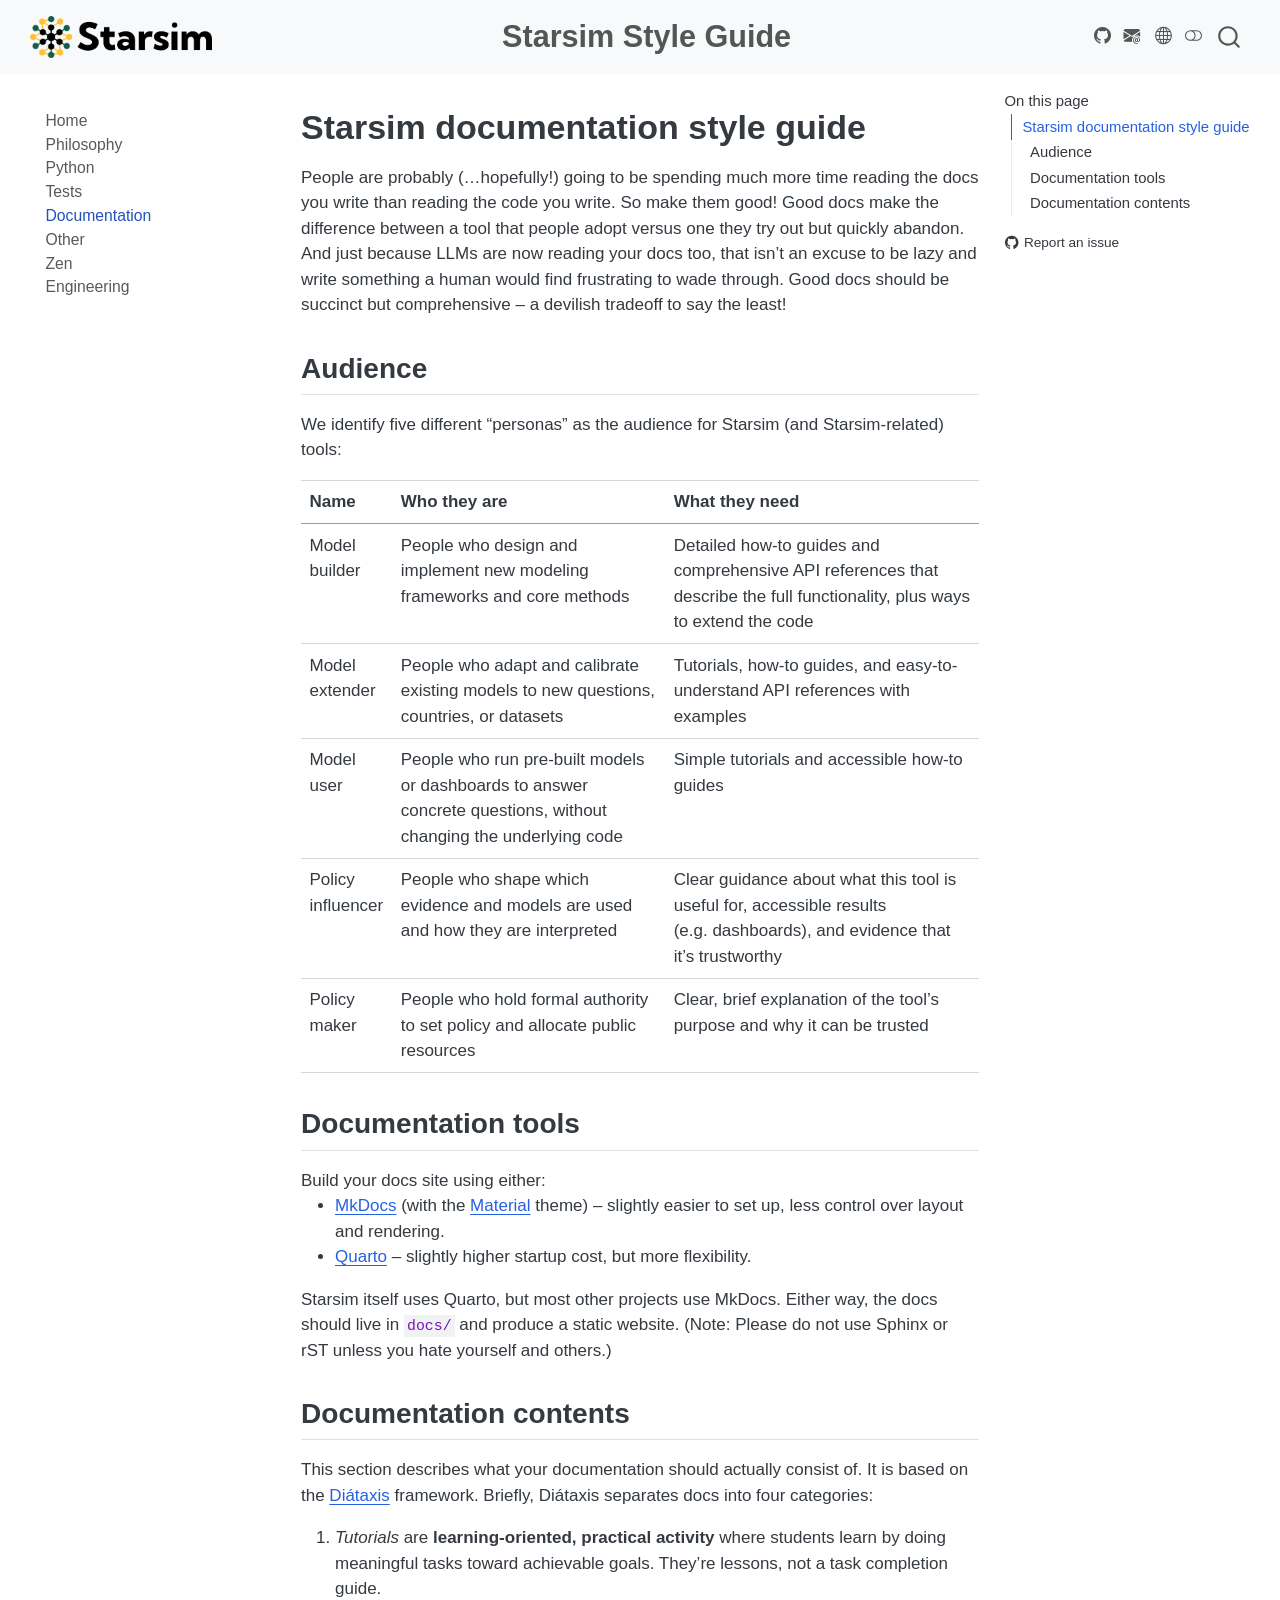
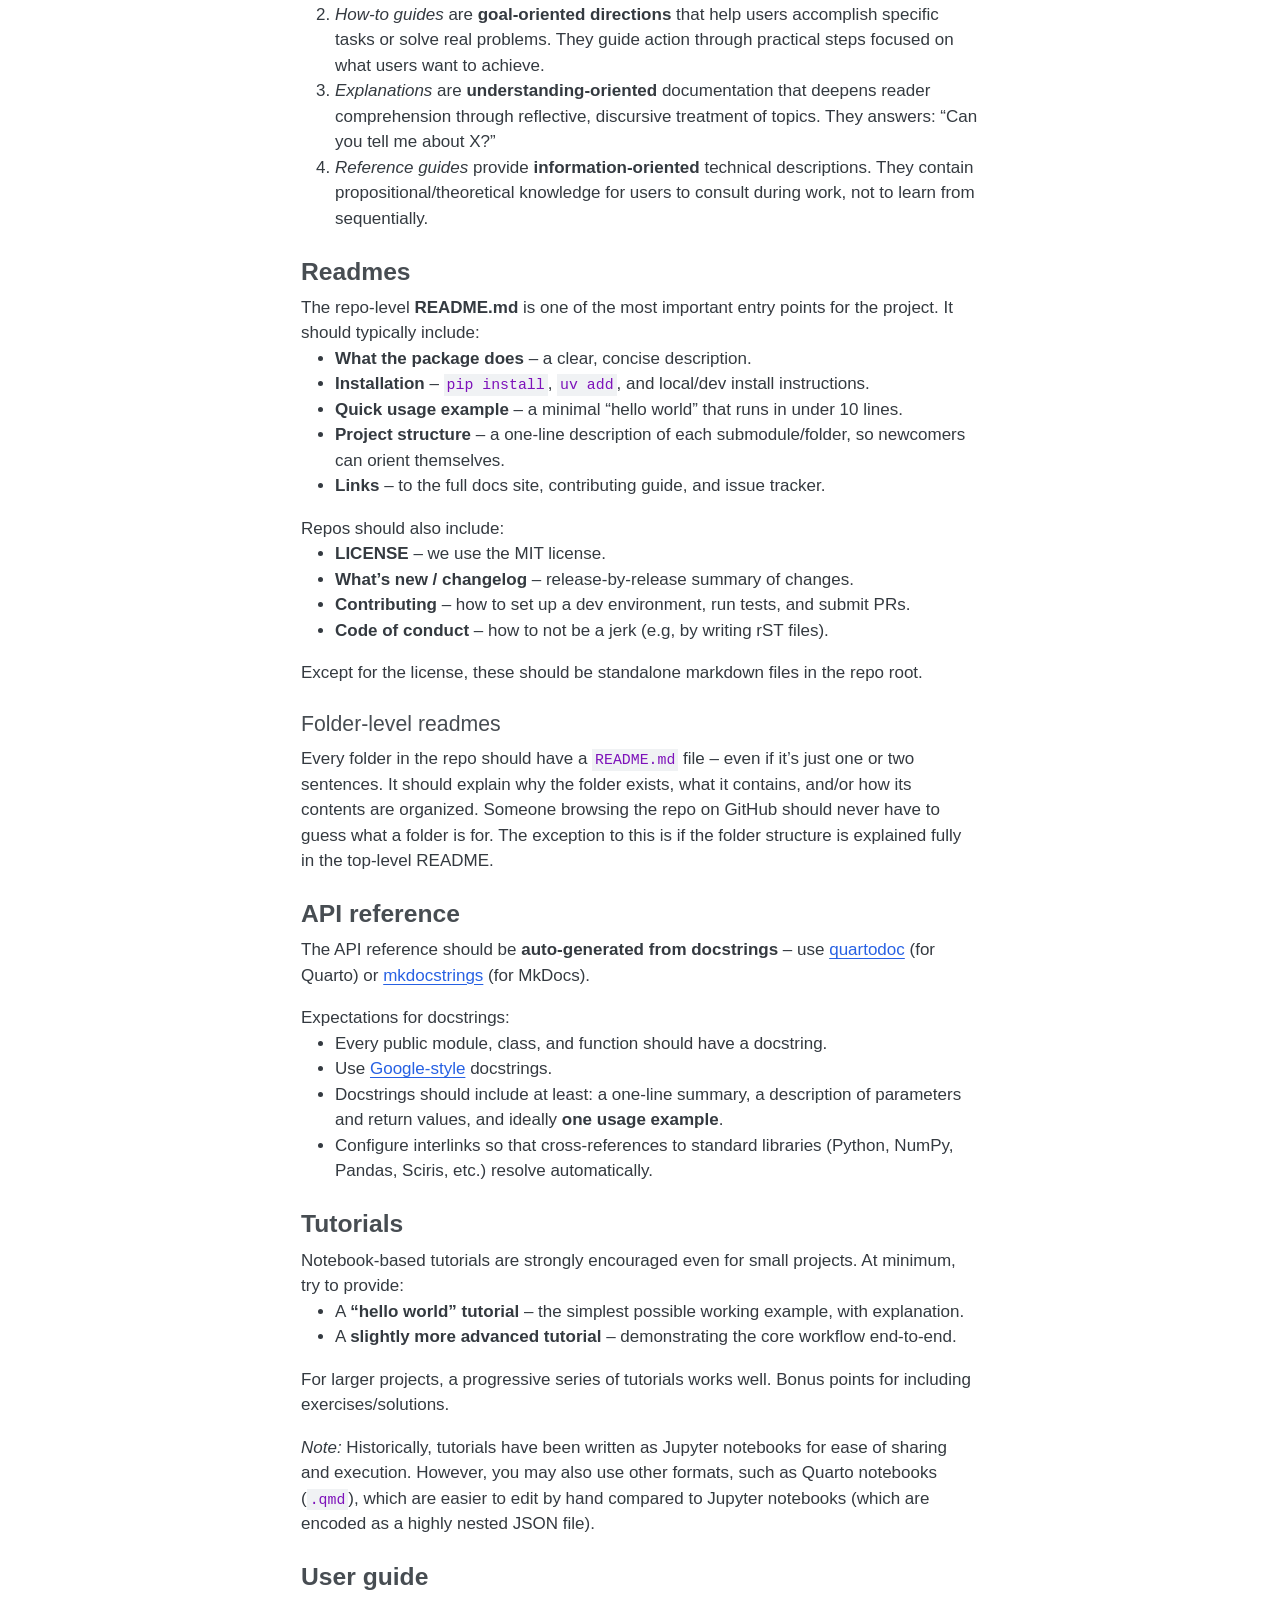
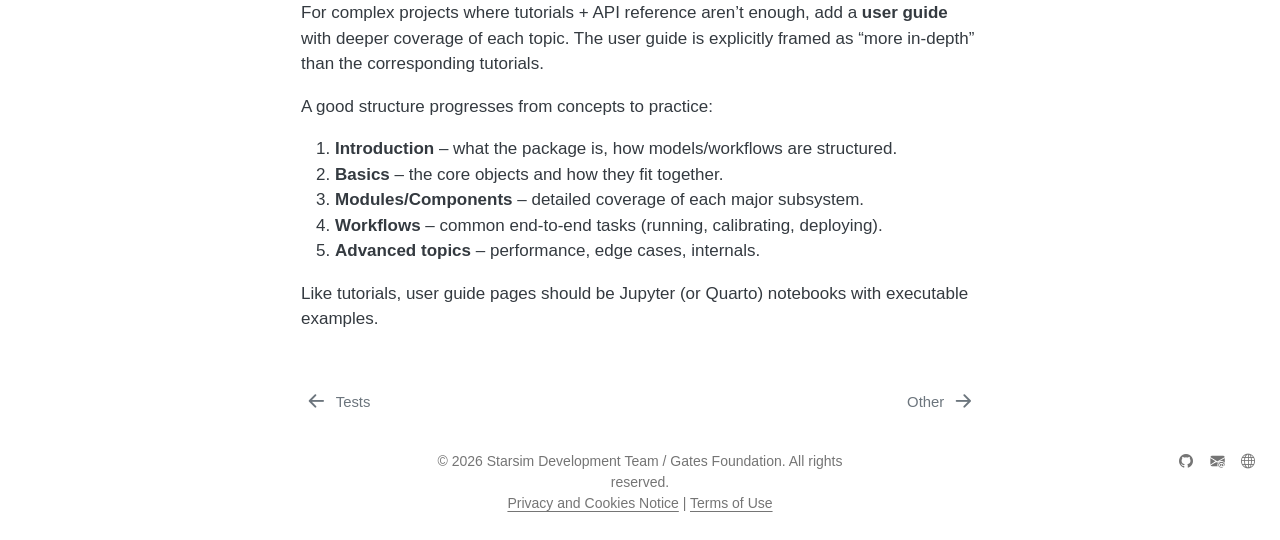
<file: 4_documentation.html>
<!DOCTYPE html>
<html xmlns="http://www.w3.org/1999/xhtml" lang="en" xml:lang="en"><head>

<meta charset="utf-8">
<meta name="generator" content="quarto-1.10.19">

<meta name="viewport" content="width=device-width, initial-scale=1.0, user-scalable=yes">


<title>documentation – Starsim Style Guide</title>
<style>
/* Default styles provided by pandoc.
** See https://pandoc.org/MANUAL.html#variables-for-html for config info.
*/
span.smallcaps{font-variant: small-caps;}
div.columns{display: flex; gap: 1.5em;}
div.column{flex: auto;}
@media screen {
div.columns{gap: min(4vw, 1.5em);}
div.column{overflow-x: auto;}
}
div.hanging-indent{margin-left: 1.5em; text-indent: -1.5em;}
ul.task-list{list-style: none;}
ul.task-list li input[type="checkbox"] {
  width: 0.8em;
  margin: 0 0.8em 0.2em -1em; /* quarto-specific, see https://github.com/quarto-dev/quarto-cli/issues/4556 */ 
  vertical-align: middle;
}
</style>


<script src="site_libs/quarto-nav/quarto-nav.js"></script>
<script src="site_libs/clipboard/clipboard.min.js"></script>
<script src="site_libs/quarto-search/autocomplete.umd.js"></script>
<script src="site_libs/quarto-search/fuse.min.js"></script>
<script src="site_libs/quarto-search/quarto-search.js"></script>
<meta name="quarto:offset" content="./">
<link href="./5_other.html" rel="next">
<link href="./3_tests.html" rel="prev">
<link href=".//assets/favicon.ico" rel="icon">
<script src="site_libs/quarto-html/quarto.js" type="module"></script>
<script src="site_libs/quarto-html/tabsets/tabsets.js" type="module"></script>
<script src="site_libs/quarto-html/popper.min.js"></script>
<script src="site_libs/quarto-html/tippy.umd.min.js"></script>
<script src="site_libs/quarto-html/anchor.min.js"></script>
<link href="site_libs/quarto-html/tippy.css" rel="stylesheet">
<link href="site_libs/quarto-html/quarto-syntax-highlighting-5c1318cf63eba56dbef7ba16bc7d56f5.css" rel="stylesheet" class="quarto-color-scheme" id="quarto-text-highlighting-styles">
<link href="site_libs/quarto-html/quarto-syntax-highlighting-dark-6453f418aeef366c23116eb9cb0b6816.css" rel="stylesheet" class="quarto-color-scheme quarto-color-alternate" id="quarto-text-highlighting-styles">
<link href="site_libs/quarto-html/quarto-syntax-highlighting-5c1318cf63eba56dbef7ba16bc7d56f5.css" rel="stylesheet" class="quarto-color-scheme-extra" id="quarto-text-highlighting-styles">
<script src="site_libs/bootstrap/bootstrap.min.js"></script>
<link href="site_libs/bootstrap/bootstrap-icons.css" rel="stylesheet">
<link href="site_libs/bootstrap/bootstrap-f147ff0edcba14fc1363cea39731a244.min.css" rel="stylesheet" append-hash="true" class="quarto-color-scheme" id="quarto-bootstrap" data-mode="light">
<link href="site_libs/bootstrap/bootstrap-dark-9d73b2f327211b430cd3ecc299e40db5.min.css" rel="stylesheet" append-hash="true" class="quarto-color-scheme quarto-color-alternate" id="quarto-bootstrap" data-mode="dark">
<link href="site_libs/bootstrap/bootstrap-f147ff0edcba14fc1363cea39731a244.min.css" rel="stylesheet" append-hash="true" class="quarto-color-scheme-extra" id="quarto-bootstrap" data-mode="light">
<script id="quarto-search-options" type="application/json">{
  "location": "navbar",
  "copy-button": false,
  "collapse-after": 3,
  "panel-placement": "end",
  "type": "overlay",
  "limit": 50,
  "keyboard-shortcut": [
    "f",
    "/",
    "s"
  ],
  "language": {
    "search-no-results-text": "No results",
    "search-matching-documents-text": "matching documents",
    "search-copy-link-title": "Copy link to search",
    "search-hide-matches-text": "Hide additional matches",
    "search-more-match-text": "more match in this document",
    "search-more-matches-text": "more matches in this document",
    "search-clear-button-title": "Clear",
    "search-text-placeholder": "",
    "search-detached-cancel-button-title": "Cancel",
    "search-submit-button-title": "Submit",
    "search-label": "Search"
  }
}</script>


<link rel="stylesheet" href="assets/styles.css">
</head>

<body class="nav-sidebar floating nav-fixed quarto-light"><script id="quarto-html-before-body" type="application/javascript">
    const toggleBodyColorMode = (bsSheetEl) => {
      const mode = bsSheetEl.getAttribute("data-mode");
      const bodyEl = window.document.querySelector("body");
      if (mode === "dark") {
        bodyEl.classList.add("quarto-dark");
        bodyEl.classList.remove("quarto-light");
      } else {
        bodyEl.classList.add("quarto-light");
        bodyEl.classList.remove("quarto-dark");
      }
    }
    const toggleBodyColorPrimary = () => {
      const bsSheetEl = window.document.querySelector("link#quarto-bootstrap:not([rel=disabled-stylesheet])");
      if (bsSheetEl) {
        toggleBodyColorMode(bsSheetEl);
      }
    }
    const setColorSchemeToggle = (alternate) => {
      const toggles = window.document.querySelectorAll('.quarto-color-scheme-toggle');
      for (let i=0; i < toggles.length; i++) {
        const toggle = toggles[i];
        if (toggle) {
          if (alternate) {
            toggle.classList.add("alternate");
          } else {
            toggle.classList.remove("alternate");
          }
        }
      }
    };
    const toggleColorMode = (alternate) => {
      // Switch the stylesheets
      const primaryStylesheets = window.document.querySelectorAll('link.quarto-color-scheme:not(.quarto-color-alternate)');
      const alternateStylesheets = window.document.querySelectorAll('link.quarto-color-scheme.quarto-color-alternate');
      manageTransitions('#quarto-margin-sidebar .nav-link', false);
      if (alternate) {
        // note: dark is layered on light, we don't disable primary!
        enableStylesheet(alternateStylesheets);
        for (const sheetNode of alternateStylesheets) {
          if (sheetNode.id === "quarto-bootstrap") {
            toggleBodyColorMode(sheetNode);
          }
        }
      } else {
        disableStylesheet(alternateStylesheets);
        enableStylesheet(primaryStylesheets)
        toggleBodyColorPrimary();
      }
      manageTransitions('#quarto-margin-sidebar .nav-link', true);
      // Switch the toggles
      setColorSchemeToggle(alternate)
      // Hack to workaround the fact that safari doesn't
      // properly recolor the scrollbar when toggling (#1455)
      if (navigator.userAgent.indexOf('Safari') > 0 && navigator.userAgent.indexOf('Chrome') == -1) {
        manageTransitions("body", false);
        window.scrollTo(0, 1);
        setTimeout(() => {
          window.scrollTo(0, 0);
          manageTransitions("body", true);
        }, 40);
      }
    }
    const disableStylesheet = (stylesheets) => {
      for (let i=0; i < stylesheets.length; i++) {
        const stylesheet = stylesheets[i];
        stylesheet.rel = 'disabled-stylesheet';
      }
    }
    const enableStylesheet = (stylesheets) => {
      for (let i=0; i < stylesheets.length; i++) {
        const stylesheet = stylesheets[i];
        if(stylesheet.rel !== 'stylesheet') { // for Chrome, which will still FOUC without this check
          stylesheet.rel = 'stylesheet';
        }
      }
    }
    const manageTransitions = (selector, allowTransitions) => {
      const els = window.document.querySelectorAll(selector);
      for (let i=0; i < els.length; i++) {
        const el = els[i];
        if (allowTransitions) {
          el.classList.remove('notransition');
        } else {
          el.classList.add('notransition');
        }
      }
    }
    const isFileUrl = () => {
      return window.location.protocol === 'file:';
    }
    const hasAlternateSentinel = () => {
      let styleSentinel = getColorSchemeSentinel();
      if (styleSentinel !== null) {
        return styleSentinel === "alternate";
      } else {
        return false;
      }
    }
    const setStyleSentinel = (alternate) => {
      const value = alternate ? "alternate" : "default";
      if (!isFileUrl()) {
        window.localStorage.setItem("quarto-color-scheme", value);
      } else {
        localAlternateSentinel = value;
      }
    }
    const getColorSchemeSentinel = () => {
      if (!isFileUrl()) {
        const storageValue = window.localStorage.getItem("quarto-color-scheme");
        return storageValue != null ? storageValue : localAlternateSentinel;
      } else {
        return localAlternateSentinel;
      }
    }
    const toggleGiscusIfUsed = (isAlternate, darkModeDefault) => {
      const baseTheme = document.querySelector('#giscus-base-theme')?.value ?? 'light';
      const alternateTheme = document.querySelector('#giscus-alt-theme')?.value ?? 'dark';
      let newTheme = '';
      if(authorPrefersDark) {
        newTheme = isAlternate ? baseTheme : alternateTheme;
      } else {
        newTheme = isAlternate ? alternateTheme : baseTheme;
      }
      const changeGiscusTheme = () => {
        // From: https://github.com/giscus/giscus/issues/336
        const sendMessage = (message) => {
          const iframe = document.querySelector('iframe.giscus-frame');
          if (!iframe) return;
          iframe.contentWindow.postMessage({ giscus: message }, 'https://giscus.app');
        }
        sendMessage({
          setConfig: {
            theme: newTheme
          }
        });
      }
      const isGiscussLoaded = window.document.querySelector('iframe.giscus-frame') !== null;
      if (isGiscussLoaded) {
        changeGiscusTheme();
      }
    };
    const authorPrefersDark = false;
    const darkModeDefault = authorPrefersDark;
      document.querySelector('link#quarto-text-highlighting-styles.quarto-color-scheme-extra').rel = 'disabled-stylesheet';
      document.querySelector('link#quarto-bootstrap.quarto-color-scheme-extra').rel = 'disabled-stylesheet';
    let localAlternateSentinel = darkModeDefault ? 'alternate' : 'default';
    // Dark / light mode switch
    window.quartoToggleColorScheme = () => {
      // Read the current dark / light value
      let toAlternate = !hasAlternateSentinel();
      toggleColorMode(toAlternate);
      setStyleSentinel(toAlternate);
      toggleGiscusIfUsed(toAlternate, darkModeDefault);
      window.dispatchEvent(new Event('resize'));
    };
    // Switch to dark mode if need be
    if (hasAlternateSentinel()) {
      toggleColorMode(true);
    } else {
      toggleColorMode(false);
    }
  </script>

<div id="quarto-search-results"></div>
  <header id="quarto-header" class="headroom fixed-top">
    <nav class="navbar navbar-expand-lg " data-bs-theme="dark">
      <div class="navbar-container container-fluid">
      <div class="navbar-brand-container mx-auto">
    <a href="./index.html" class="navbar-brand navbar-brand-logo">
    <img src="./assets/starsim-logo.png" alt="" class="navbar-logo light-content">
    <img src="./assets/starsim-logo.png" alt="" class="navbar-logo dark-content">
    </a>
    <a class="navbar-brand" href="./index.html">
    <span class="navbar-title">Starsim Style Guide</span>
    </a>
  </div>
        <div class="quarto-navbar-tools tools-wide tools-end">
    <a href="https://github.com/starsimhub/styleguide" title="" class="quarto-navigation-tool px-1" aria-label=""><i class="bi bi-github"></i></a>
    <a href="mailto:info@starsim.org" title="" class="quarto-navigation-tool px-1" aria-label=""><i class="bi bi-envelope-at-fill"></i></a>
    <a href="https://starsim.org" title="" class="quarto-navigation-tool px-1" aria-label=""><i class="bi bi-globe"></i></a>
  <a href="" class="quarto-color-scheme-toggle quarto-navigation-tool  px-1" onclick="window.quartoToggleColorScheme(); return false;" title="Toggle dark mode"><i class="bi"></i></a>
</div>
          <div id="quarto-search" class="" title="Search"></div>
      </div> <!-- /container-fluid -->
    </nav>
  <nav class="quarto-secondary-nav">
    <div class="container-fluid d-flex">
      <button type="button" class="quarto-btn-toggle btn" data-bs-toggle="collapse" role="button" data-bs-target=".quarto-sidebar-collapse-item" aria-controls="quarto-sidebar" aria-expanded="false" aria-label="Toggle sidebar navigation" onclick="if (window.quartoToggleHeadroom) { window.quartoToggleHeadroom(); }">
        <i class="bi bi-layout-text-sidebar-reverse"></i>
      </button>
        <nav class="quarto-page-breadcrumbs" aria-label="breadcrumb"><ol class="breadcrumb"><li class="breadcrumb-item"><a href="./4_documentation.html">Documentation</a></li></ol></nav>
        <a class="flex-grow-1" role="navigation" data-bs-toggle="collapse" data-bs-target=".quarto-sidebar-collapse-item" aria-controls="quarto-sidebar" aria-expanded="false" aria-label="Toggle sidebar navigation" onclick="if (window.quartoToggleHeadroom) { window.quartoToggleHeadroom(); }">      
        </a>
    </div>
  </nav>
</header>
<!-- content -->
<div id="quarto-content" class="quarto-container page-columns page-rows-contents page-layout-article page-navbar">
<!-- sidebar -->
  <nav id="quarto-sidebar" class="sidebar collapse collapse-horizontal quarto-sidebar-collapse-item sidebar-navigation floating overflow-auto">
    <div class="sidebar-menu-container"> 
    <ul class="list-unstyled mt-1">
        <li class="sidebar-item">
  <div class="sidebar-item-container"> 
  <a href="./index.html" class="sidebar-item-text sidebar-link">
 <span class="menu-text">Home</span></a>
  </div>
</li>
        <li class="sidebar-item">
  <div class="sidebar-item-container"> 
  <a href="./1_philosophy.html" class="sidebar-item-text sidebar-link">
 <span class="menu-text">Philosophy</span></a>
  </div>
</li>
        <li class="sidebar-item">
  <div class="sidebar-item-container"> 
  <a href="./2_python.html" class="sidebar-item-text sidebar-link">
 <span class="menu-text">Python</span></a>
  </div>
</li>
        <li class="sidebar-item">
  <div class="sidebar-item-container"> 
  <a href="./3_tests.html" class="sidebar-item-text sidebar-link">
 <span class="menu-text">Tests</span></a>
  </div>
</li>
        <li class="sidebar-item">
  <div class="sidebar-item-container"> 
  <a href="./4_documentation.html" class="sidebar-item-text sidebar-link active">
 <span class="menu-text">Documentation</span></a>
  </div>
</li>
        <li class="sidebar-item">
  <div class="sidebar-item-container"> 
  <a href="./5_other.html" class="sidebar-item-text sidebar-link">
 <span class="menu-text">Other</span></a>
  </div>
</li>
        <li class="sidebar-item">
  <div class="sidebar-item-container"> 
  <a href="./6_zen.html" class="sidebar-item-text sidebar-link">
 <span class="menu-text">Zen</span></a>
  </div>
</li>
        <li class="sidebar-item">
  <div class="sidebar-item-container"> 
  <a href="./engineering_quality_guidelines.html" class="sidebar-item-text sidebar-link">
 <span class="menu-text">Engineering</span></a>
  </div>
</li>
    </ul>
    </div>
</nav>
<div id="quarto-sidebar-glass" class="quarto-sidebar-collapse-item" data-bs-toggle="collapse" data-bs-target=".quarto-sidebar-collapse-item"></div>
<!-- margin-sidebar -->
    <div id="quarto-margin-sidebar" class="sidebar margin-sidebar">
        <nav id="TOC" role="doc-toc" class="toc-active">
    <h2 id="toc-title">On this page</h2>
   
  <ul>
  <li><a href="#starsim-documentation-style-guide" id="toc-starsim-documentation-style-guide" class="nav-link active" data-scroll-target="#starsim-documentation-style-guide">Starsim documentation style guide</a>
  <ul class="collapse">
  <li><a href="#audience" id="toc-audience" class="nav-link" data-scroll-target="#audience">Audience</a></li>
  <li><a href="#documentation-tools" id="toc-documentation-tools" class="nav-link" data-scroll-target="#documentation-tools">Documentation tools</a></li>
  <li><a href="#documentation-contents" id="toc-documentation-contents" class="nav-link" data-scroll-target="#documentation-contents">Documentation contents</a>
  <ul class="collapse">
  <li><a href="#readmes" id="toc-readmes" class="nav-link" data-scroll-target="#readmes">Readmes</a></li>
  <li><a href="#api-reference" id="toc-api-reference" class="nav-link" data-scroll-target="#api-reference">API reference</a></li>
  <li><a href="#tutorials" id="toc-tutorials" class="nav-link" data-scroll-target="#tutorials">Tutorials</a></li>
  <li><a href="#user-guide" id="toc-user-guide" class="nav-link" data-scroll-target="#user-guide">User guide</a></li>
  </ul></li>
  </ul></li>
  </ul>
<div class="toc-actions"><ul><li><a href="https://github.com/starsimhub/styleguide/issues/new" class="toc-action"><i class="bi bi-github"></i>Report an issue</a></li></ul></div></nav>
    </div>
<!-- main -->
<main class="content" id="quarto-document-content"><header id="title-block-header" class="quarto-title-block"></header>





<section id="starsim-documentation-style-guide" class="level1">
<h1>Starsim documentation style guide</h1>
<p>People are probably (…hopefully!) going to be spending much more time reading the docs you write than reading the code you write. So make them good! Good docs make the difference between a tool that people adopt versus one they try out but quickly abandon. And just because LLMs are now reading your docs too, that isn’t an excuse to be lazy and write something a human would find frustrating to wade through. Good docs should be succinct but comprehensive – a devilish tradeoff to say the least!</p>
<section id="audience" class="level2">
<h2 class="anchored" data-anchor-id="audience">Audience</h2>
<p>We identify five different “personas” as the audience for Starsim (and Starsim-related) tools:</p>
<table class="caption-top table">
<colgroup>
<col style="width: 13%">
<col style="width: 40%">
<col style="width: 46%">
</colgroup>
<thead>
<tr class="header">
<th>Name</th>
<th>Who they are</th>
<th>What they need</th>
</tr>
</thead>
<tbody>
<tr class="odd">
<td>Model builder</td>
<td>People who design and implement new modeling frameworks and core methods</td>
<td>Detailed how-to guides and comprehensive API references that describe the full functionality, plus ways to extend the code</td>
</tr>
<tr class="even">
<td>Model extender</td>
<td>People who adapt and calibrate existing models to new questions, countries, or datasets</td>
<td>Tutorials, how-to guides, and easy-to-understand API references with examples</td>
</tr>
<tr class="odd">
<td>Model user</td>
<td>People who run pre-built models or dashboards to answer concrete questions, without changing the underlying code</td>
<td>Simple tutorials and accessible how-to guides</td>
</tr>
<tr class="even">
<td>Policy influencer</td>
<td>People who shape which evidence and models are used and how they are interpreted</td>
<td>Clear guidance about what this tool is useful for, accessible results (e.g.&nbsp;dashboards), and evidence that it’s trustworthy</td>
</tr>
<tr class="odd">
<td>Policy maker</td>
<td>People who hold formal authority to set policy and allocate public resources</td>
<td>Clear, brief explanation of the tool’s purpose and why it can be trusted</td>
</tr>
</tbody>
</table>
</section>
<section id="documentation-tools" class="level2">
<h2 class="anchored" data-anchor-id="documentation-tools">Documentation tools</h2>
<p>Build your docs site using either:</p>
<ul>
<li><strong><a href="https://www.mkdocs.org/">MkDocs</a></strong> (with the <a href="https://squidfundamentals.com/mkdocs-material/">Material</a> theme) – slightly easier to set up, less control over layout and rendering.</li>
<li><strong><a href="https://quarto.org/">Quarto</a></strong> – slightly higher startup cost, but more flexibility.</li>
</ul>
<p>Starsim itself uses Quarto, but most other projects use MkDocs. Either way, the docs should live in <code>docs/</code> and produce a static website. (Note: Please do not use Sphinx or rST unless you hate yourself and others.)</p>
</section>
<section id="documentation-contents" class="level2">
<h2 class="anchored" data-anchor-id="documentation-contents">Documentation contents</h2>
<p>This section describes what your documentation should actually consist of. It is based on the <a href="https://diataxis.fr/">Diátaxis</a> framework. Briefly, Diátaxis separates docs into four categories:</p>
<ol type="1">
<li><em>Tutorials</em> are <strong>learning-oriented, practical activity</strong> where students learn by doing meaningful tasks toward achievable goals. They’re lessons, not a task completion guide.</li>
<li><em>How-to guides</em> are <strong>goal-oriented directions</strong> that help users accomplish specific tasks or solve real problems. They guide action through practical steps focused on what users want to achieve.</li>
<li><em>Explanations</em> are <strong>understanding-oriented</strong> documentation that deepens reader comprehension through reflective, discursive treatment of topics. They answers: “Can you tell me about X?”</li>
<li><em>Reference guides</em> provide <strong>information-oriented</strong> technical descriptions. They contain propositional/theoretical knowledge for users to consult during work, not to learn from sequentially.</li>
</ol>
<section id="readmes" class="level3">
<h3 class="anchored" data-anchor-id="readmes">Readmes</h3>
<p>The repo-level <strong>README.md</strong> is one of the most important entry points for the project. It should typically include:</p>
<ul>
<li><strong>What the package does</strong> – a clear, concise description.</li>
<li><strong>Installation</strong> – <code>pip install</code>, <code>uv add</code>, and local/dev install instructions.</li>
<li><strong>Quick usage example</strong> – a minimal “hello world” that runs in under 10 lines.</li>
<li><strong>Project structure</strong> – a one-line description of each submodule/folder, so newcomers can orient themselves.</li>
<li><strong>Links</strong> – to the full docs site, contributing guide, and issue tracker.</li>
</ul>
<p>Repos should also include:</p>
<ul>
<li><strong>LICENSE</strong> – we use the MIT license.</li>
<li><strong>What’s new / changelog</strong> – release-by-release summary of changes.</li>
<li><strong>Contributing</strong> – how to set up a dev environment, run tests, and submit PRs.</li>
<li><strong>Code of conduct</strong> – how to not be a jerk (e.g, by writing rST files).</li>
</ul>
<p>Except for the license, these should be standalone markdown files in the repo root.</p>
<section id="folder-level-readmes" class="level4">
<h4 class="anchored" data-anchor-id="folder-level-readmes">Folder-level readmes</h4>
<p>Every folder in the repo should have a <code>README.md</code> file – even if it’s just one or two sentences. It should explain why the folder exists, what it contains, and/or how its contents are organized. Someone browsing the repo on GitHub should never have to guess what a folder is for. The exception to this is if the folder structure is explained fully in the top-level README.</p>
</section>
</section>
<section id="api-reference" class="level3">
<h3 class="anchored" data-anchor-id="api-reference">API reference</h3>
<p>The API reference should be <strong>auto-generated from docstrings</strong> – use <a href="https://machow.github.io/quartodoc/">quartodoc</a> (for Quarto) or <a href="https://mkdocstrings.github.io/">mkdocstrings</a> (for MkDocs).</p>
<p>Expectations for docstrings:</p>
<ul>
<li>Every public module, class, and function should have a docstring.</li>
<li>Use <a href="https://google.github.io/styleguide/pyguide.html#38-comments-and-docstrings">Google-style</a> docstrings.</li>
<li>Docstrings should include at least: a one-line summary, a description of parameters and return values, and ideally <strong>one usage example</strong>.</li>
<li>Configure interlinks so that cross-references to standard libraries (Python, NumPy, Pandas, Sciris, etc.) resolve automatically.</li>
</ul>
</section>
<section id="tutorials" class="level3">
<h3 class="anchored" data-anchor-id="tutorials">Tutorials</h3>
<p>Notebook-based tutorials are strongly encouraged even for small projects. At minimum, try to provide:</p>
<ul>
<li>A <strong>“hello world” tutorial</strong> – the simplest possible working example, with explanation.</li>
<li>A <strong>slightly more advanced tutorial</strong> – demonstrating the core workflow end-to-end.</li>
</ul>
<p>For larger projects, a progressive series of tutorials works well. Bonus points for including exercises/solutions.</p>
<p><em>Note:</em> Historically, tutorials have been written as Jupyter notebooks for ease of sharing and execution. However, you may also use other formats, such as Quarto notebooks (<code>.qmd</code>), which are easier to edit by hand compared to Jupyter notebooks (which are encoded as a highly nested JSON file).</p>
</section>
<section id="user-guide" class="level3">
<h3 class="anchored" data-anchor-id="user-guide">User guide</h3>
<p>For complex projects where tutorials + API reference aren’t enough, add a <strong>user guide</strong> with deeper coverage of each topic. The user guide is explicitly framed as “more in-depth” than the corresponding tutorials.</p>
<p>A good structure progresses from concepts to practice:</p>
<ol type="1">
<li><strong>Introduction</strong> – what the package is, how models/workflows are structured.</li>
<li><strong>Basics</strong> – the core objects and how they fit together.</li>
<li><strong>Modules/Components</strong> – detailed coverage of each major subsystem.</li>
<li><strong>Workflows</strong> – common end-to-end tasks (running, calibrating, deploying).</li>
<li><strong>Advanced topics</strong> – performance, edge cases, internals.</li>
</ol>
<p>Like tutorials, user guide pages should be Jupyter (or Quarto) notebooks with executable examples.</p>


</section>
</section>
</section>

</main> <!-- /main -->
<script id="quarto-html-after-body" type="application/javascript">
  window.document.addEventListener("DOMContentLoaded", function (event) {
    // Ensure there is a toggle, if there isn't float one in the top right
    if (window.document.querySelector('.quarto-color-scheme-toggle') === null) {
      const a = window.document.createElement('a');
      a.classList.add('top-right');
      a.classList.add('quarto-color-scheme-toggle');
      a.href = "";
      a.onclick = function() { try { window.quartoToggleColorScheme(); } catch {} return false; };
      const i = window.document.createElement("i");
      i.classList.add('bi');
      a.appendChild(i);
      window.document.body.appendChild(a);
    }
    setColorSchemeToggle(hasAlternateSentinel())
    const icon = "";
    const anchorJS = new window.AnchorJS();
    anchorJS.options = {
      placement: 'right',
      icon: icon
    };
    anchorJS.add('.anchored');
    const isCodeAnnotation = (el) => {
      for (const clz of el.classList) {
        if (clz.startsWith('code-annotation-')) {                     
          return true;
        }
      }
      return false;
    }
    const onCopySuccess = function(e) {
      // button target
      const button = e.trigger;
      // don't keep focus
      button.blur();
      // flash "checked"
      button.classList.add('code-copy-button-checked');
      var currentTitle = button.getAttribute("title");
      button.setAttribute("title", "Copied!");
      let tooltip;
      if (window.bootstrap) {
        button.setAttribute("data-bs-toggle", "tooltip");
        button.setAttribute("data-bs-placement", "left");
        button.setAttribute("data-bs-title", "Copied!");
        tooltip = new bootstrap.Tooltip(button, 
          { trigger: "manual", 
            customClass: "code-copy-button-tooltip",
            offset: [0, -8]});
        tooltip.show();    
      }
      setTimeout(function() {
        if (tooltip) {
          tooltip.hide();
          button.removeAttribute("data-bs-title");
          button.removeAttribute("data-bs-toggle");
          button.removeAttribute("data-bs-placement");
        }
        button.setAttribute("title", currentTitle);
        button.classList.remove('code-copy-button-checked');
      }, 1000);
      // clear code selection
      e.clearSelection();
    }
    const getTextToCopy = function(trigger) {
      const outerScaffold = trigger.parentElement.cloneNode(true);
      const codeEl = outerScaffold.querySelector('code');
      for (const childEl of codeEl.children) {
        if (isCodeAnnotation(childEl)) {
          childEl.remove();
        }
      }
      return codeEl.innerText;
    }
    const clipboard = new window.ClipboardJS('.code-copy-button:not([data-in-quarto-modal])', {
      text: getTextToCopy
    });
    clipboard.on('success', onCopySuccess);
    if (window.document.getElementById('quarto-embedded-source-code-modal')) {
      const clipboardModal = new window.ClipboardJS('.code-copy-button[data-in-quarto-modal]', {
        text: getTextToCopy,
        container: window.document.getElementById('quarto-embedded-source-code-modal')
      });
      clipboardModal.on('success', onCopySuccess);
    }
      var localhostRegex = new RegExp(/^(?:http|https):\/\/localhost\:?[0-9]*\//);
      var mailtoRegex = new RegExp(/^mailto:/);
        var filterRegex = new RegExp("https:\/\/starsimhub\.github\.io\/styleguide\/");
      var isInternal = (href) => {
          return filterRegex.test(href) || localhostRegex.test(href) || mailtoRegex.test(href);
      }
      // Inspect non-navigation links and adorn them if external
     var links = window.document.querySelectorAll('a[href]:not(.nav-link):not(.navbar-brand):not(.toc-action):not(.sidebar-link):not(.sidebar-item-toggle):not(.pagination-link):not(.no-external):not([aria-hidden]):not(.dropdown-item):not(.quarto-navigation-tool):not(.about-link)');
      for (var i=0; i<links.length; i++) {
        const link = links[i];
        if (!isInternal(link.href)) {
          // undo the damage that might have been done by quarto-nav.js in the case of
          // links that we want to consider external
          if (link.dataset.originalHref !== undefined) {
            link.href = link.dataset.originalHref;
          }
        }
      }
    function tippyHover(el, contentFn, onTriggerFn, onUntriggerFn) {
      const config = {
        allowHTML: true,
        maxWidth: 500,
        delay: 100,
        arrow: false,
        appendTo: function(el) {
            return el.parentElement;
        },
        interactive: true,
        interactiveBorder: 10,
        theme: 'quarto',
        placement: 'bottom-start',
      };
      if (contentFn) {
        config.content = contentFn;
      }
      if (onTriggerFn) {
        config.onTrigger = onTriggerFn;
      }
      if (onUntriggerFn) {
        config.onUntrigger = onUntriggerFn;
      }
      window.tippy(el, config); 
    }
    const noterefs = window.document.querySelectorAll('a[role="doc-noteref"]');
    for (var i=0; i<noterefs.length; i++) {
      const ref = noterefs[i];
      tippyHover(ref, function() {
        // use id or data attribute instead here
        let href = ref.getAttribute('data-footnote-href') || ref.getAttribute('href');
        try { href = new URL(href).hash; } catch {}
        const id = href.replace(/^#\/?/, "");
        const note = window.document.getElementById(id);
        if (note) {
          return note.innerHTML;
        } else {
          return "";
        }
      });
    }
    const xrefs = window.document.querySelectorAll('a.quarto-xref');
    const processXRef = (id, note) => {
      // Strip column container classes
      const stripColumnClz = (el) => {
        el.classList.remove("page-full", "page-columns");
        if (el.children) {
          for (const child of el.children) {
            stripColumnClz(child);
          }
        }
      }
      stripColumnClz(note)
      if (id === null || id.startsWith('sec-')) {
        // Special case sections, only their first couple elements
        const container = document.createElement("div");
        if (note.children && note.children.length > 2) {
          container.appendChild(note.children[0].cloneNode(true));
          for (let i = 1; i < note.children.length; i++) {
            const child = note.children[i];
            if (child.tagName === "P" && child.innerText === "") {
              continue;
            } else {
              container.appendChild(child.cloneNode(true));
              break;
            }
          }
          if (window.Quarto?.typesetMath) {
            window.Quarto.typesetMath(container);
          }
          return container.innerHTML
        } else {
          if (window.Quarto?.typesetMath) {
            window.Quarto.typesetMath(note);
          }
          return note.innerHTML;
        }
      } else {
        // Remove any anchor links if they are present
        const anchorLink = note.querySelector('a.anchorjs-link');
        if (anchorLink) {
          anchorLink.remove();
        }
        if (window.Quarto?.typesetMath) {
          window.Quarto.typesetMath(note);
        }
        if (note.classList.contains("callout")) {
          return note.outerHTML;
        } else {
          return note.innerHTML;
        }
      }
    }
    for (var i=0; i<xrefs.length; i++) {
      const xref = xrefs[i];
      tippyHover(xref, undefined, function(instance) {
        instance.disable();
        let url = xref.getAttribute('href');
        let hash = undefined; 
        if (url.startsWith('#')) {
          hash = url;
        } else {
          try { hash = new URL(url).hash; } catch {}
        }
        if (hash) {
          const id = hash.replace(/^#\/?/, "");
          const note = window.document.getElementById(id);
          if (note !== null) {
            try {
              const html = processXRef(id, note.cloneNode(true));
              instance.setContent(html);
            } finally {
              instance.enable();
              instance.show();
            }
          } else {
            // See if we can fetch this
            fetch(url.split('#')[0])
            .then(res => res.text())
            .then(html => {
              const parser = new DOMParser();
              const htmlDoc = parser.parseFromString(html, "text/html");
              const note = htmlDoc.getElementById(id);
              if (note !== null) {
                const html = processXRef(id, note);
                instance.setContent(html);
              } 
            }).finally(() => {
              instance.enable();
              instance.show();
            });
          }
        } else {
          // See if we can fetch a full url (with no hash to target)
          // This is a special case and we should probably do some content thinning / targeting
          fetch(url)
          .then(res => res.text())
          .then(html => {
            const parser = new DOMParser();
            const htmlDoc = parser.parseFromString(html, "text/html");
            const note = htmlDoc.querySelector('main.content');
            if (note !== null) {
              // This should only happen for chapter cross references
              // (since there is no id in the URL)
              // remove the first header
              if (note.children.length > 0 && note.children[0].tagName === "HEADER") {
                note.children[0].remove();
              }
              const html = processXRef(null, note);
              instance.setContent(html);
            } 
          }).finally(() => {
            instance.enable();
            instance.show();
          });
        }
      }, function(instance) {
      });
    }
        let selectedAnnoteEl;
        const selectorForAnnotation = ( cell, annotation) => {
          let cellAttr = 'data-code-cell="' + cell + '"';
          let lineAttr = 'data-code-annotation="' +  annotation + '"';
          const selector = 'span[' + cellAttr + '][' + lineAttr + ']';
          return selector;
        }
        const selectCodeLines = (annoteEl) => {
          const doc = window.document;
          const targetCell = annoteEl.getAttribute("data-target-cell");
          const targetAnnotation = annoteEl.getAttribute("data-target-annotation");
          const annoteSpan = window.document.querySelector(selectorForAnnotation(targetCell, targetAnnotation));
          const lines = annoteSpan.getAttribute("data-code-lines").split(",");
          const lineIds = lines.map((line) => {
            return targetCell + "-" + line;
          })
          let top = null;
          let height = null;
          let parent = null;
          if (lineIds.length > 0) {
              //compute the position of the single el (top and bottom and make a div)
              const el = window.document.getElementById(lineIds[0]);
              top = el.offsetTop;
              height = el.offsetHeight;
              parent = el.parentElement.parentElement;
            if (lineIds.length > 1) {
              const lastEl = window.document.getElementById(lineIds[lineIds.length - 1]);
              const bottom = lastEl.offsetTop + lastEl.offsetHeight;
              height = bottom - top;
            }
            if (top !== null && height !== null && parent !== null) {
              // cook up a div (if necessary) and position it 
              let div = window.document.getElementById("code-annotation-line-highlight");
              if (div === null) {
                div = window.document.createElement("div");
                div.setAttribute("id", "code-annotation-line-highlight");
                div.style.position = 'absolute';
                parent.appendChild(div);
              }
              div.style.top = top - 2 + "px";
              div.style.height = height + 4 + "px";
              div.style.left = 0;
              let gutterDiv = window.document.getElementById("code-annotation-line-highlight-gutter");
              if (gutterDiv === null) {
                gutterDiv = window.document.createElement("div");
                gutterDiv.setAttribute("id", "code-annotation-line-highlight-gutter");
                gutterDiv.style.position = 'absolute';
                const codeCell = window.document.getElementById(targetCell);
                const gutter = codeCell.querySelector('.code-annotation-gutter');
                gutter.appendChild(gutterDiv);
              }
              gutterDiv.style.top = top - 2 + "px";
              gutterDiv.style.height = height + 4 + "px";
            }
            selectedAnnoteEl = annoteEl;
          }
        };
        const unselectCodeLines = () => {
          const elementsIds = ["code-annotation-line-highlight", "code-annotation-line-highlight-gutter"];
          elementsIds.forEach((elId) => {
            const div = window.document.getElementById(elId);
            if (div) {
              div.remove();
            }
          });
          selectedAnnoteEl = undefined;
        };
          // Handle positioning of the toggle
      window.addEventListener(
        "resize",
        throttle(() => {
          elRect = undefined;
          if (selectedAnnoteEl) {
            selectCodeLines(selectedAnnoteEl);
          }
        }, 10)
      );
      function throttle(fn, ms) {
      let throttle = false;
      let timer;
        return (...args) => {
          if(!throttle) { // first call gets through
              fn.apply(this, args);
              throttle = true;
          } else { // all the others get throttled
              if(timer) clearTimeout(timer); // cancel #2
              timer = setTimeout(() => {
                fn.apply(this, args);
                timer = throttle = false;
              }, ms);
          }
        };
      }
        // Attach click handler to the DT
        const annoteDls = window.document.querySelectorAll('dt[data-target-cell]');
        for (const annoteDlNode of annoteDls) {
          annoteDlNode.addEventListener('click', (event) => {
            const clickedEl = event.target;
            if (clickedEl !== selectedAnnoteEl) {
              unselectCodeLines();
              const activeEl = window.document.querySelector('dt[data-target-cell].code-annotation-active');
              if (activeEl) {
                activeEl.classList.remove('code-annotation-active');
              }
              selectCodeLines(clickedEl);
              clickedEl.classList.add('code-annotation-active');
            } else {
              // Unselect the line
              unselectCodeLines();
              clickedEl.classList.remove('code-annotation-active');
            }
          });
        }
    const findCites = (el) => {
      const parentEl = el.parentElement;
      if (parentEl) {
        const cites = parentEl.dataset.cites;
        if (cites) {
          return {
            el,
            cites: cites.split(' ')
          };
        } else {
          return findCites(el.parentElement)
        }
      } else {
        return undefined;
      }
    };
    var bibliorefs = window.document.querySelectorAll('a[role="doc-biblioref"]');
    for (var i=0; i<bibliorefs.length; i++) {
      const ref = bibliorefs[i];
      const citeInfo = findCites(ref);
      if (citeInfo) {
        tippyHover(citeInfo.el, function() {
          var popup = window.document.createElement('div');
          citeInfo.cites.forEach(function(cite) {
            var citeDiv = window.document.createElement('div');
            citeDiv.classList.add('hanging-indent');
            citeDiv.classList.add('csl-entry');
            var biblioDiv = window.document.getElementById('ref-' + cite);
            if (biblioDiv) {
              citeDiv.innerHTML = biblioDiv.innerHTML;
            }
            popup.appendChild(citeDiv);
          });
          return popup.innerHTML;
        });
      }
    }
  });
  </script>
<nav class="page-navigation">
  <div class="nav-page nav-page-previous">
      <a href="./3_tests.html" class="pagination-link" aria-label="Tests">
        <i class="bi bi-arrow-left-short"></i> <span class="nav-page-text">Tests</span>
      </a>          
  </div>
  <div class="nav-page nav-page-next">
      <a href="./5_other.html" class="pagination-link" aria-label="Other">
        <span class="nav-page-text">Other</span> <i class="bi bi-arrow-right-short"></i>
      </a>
  </div>
</nav>
</div> <!-- /content -->
<footer class="footer">
  <div class="nav-footer">
    <div class="nav-footer-left">
      &nbsp;
    </div>   
    <div class="nav-footer-center">
<p>© 2026 Starsim Development Team / Gates Foundation. All rights reserved.<br><a href="https://www.gatesfoundation.org/Privacy-and-Cookies-Notice">Privacy and Cookies Notice</a> | <a href="https://www.gatesfoundation.org/Terms-of-Use">Terms of Use</a></p>
<div class="toc-actions d-sm-block d-md-none"><ul><li><a href="https://github.com/starsimhub/styleguide/issues/new" class="toc-action"><i class="bi bi-github"></i>Report an issue</a></li></ul></div></div>
    <div class="nav-footer-right">
      <ul class="footer-items list-unstyled">
    <li class="nav-item compact">
    <a class="nav-link" href="https://github.com/starsimhub/styleguide">
      <i class="bi bi-github" role="img" aria-label="GitHub">
</i> 
    </a>
  </li>  
    <li class="nav-item compact">
    <a class="nav-link" href="mailto:info@starsim.org">
      <i class="bi bi-envelope-at-fill" role="img">
</i> 
    </a>
  </li>  
    <li class="nav-item compact">
    <a class="nav-link" href="https://starsim.org/">
      <i class="bi bi-globe" role="img">
</i> 
    </a>
  </li>  
</ul>
    </div>
  </div>
</footer>




</body></html>
</file>
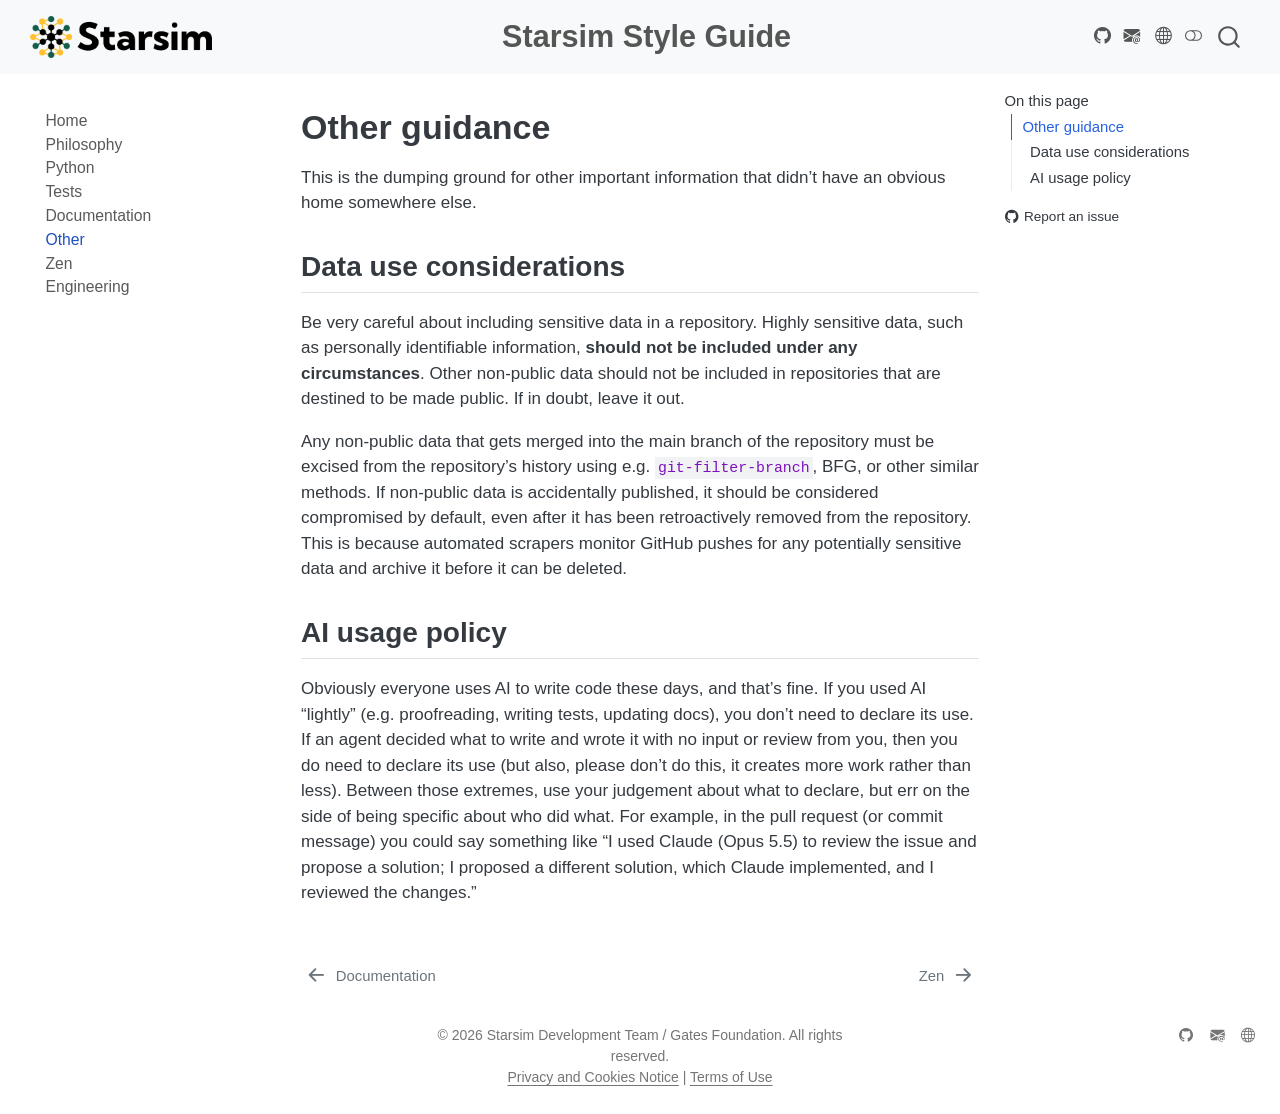
<file: 5_other.html>
<!DOCTYPE html>
<html xmlns="http://www.w3.org/1999/xhtml" lang="en" xml:lang="en"><head>

<meta charset="utf-8">
<meta name="generator" content="quarto-1.10.19">

<meta name="viewport" content="width=device-width, initial-scale=1.0, user-scalable=yes">


<title>other – Starsim Style Guide</title>
<style>
/* Default styles provided by pandoc.
** See https://pandoc.org/MANUAL.html#variables-for-html for config info.
*/
span.smallcaps{font-variant: small-caps;}
div.columns{display: flex; gap: 1.5em;}
div.column{flex: auto;}
@media screen {
div.columns{gap: min(4vw, 1.5em);}
div.column{overflow-x: auto;}
}
div.hanging-indent{margin-left: 1.5em; text-indent: -1.5em;}
ul.task-list{list-style: none;}
ul.task-list li input[type="checkbox"] {
  width: 0.8em;
  margin: 0 0.8em 0.2em -1em; /* quarto-specific, see https://github.com/quarto-dev/quarto-cli/issues/4556 */ 
  vertical-align: middle;
}
</style>


<script src="site_libs/quarto-nav/quarto-nav.js"></script>
<script src="site_libs/clipboard/clipboard.min.js"></script>
<script src="site_libs/quarto-search/autocomplete.umd.js"></script>
<script src="site_libs/quarto-search/fuse.min.js"></script>
<script src="site_libs/quarto-search/quarto-search.js"></script>
<meta name="quarto:offset" content="./">
<link href="./6_zen.html" rel="next">
<link href="./4_documentation.html" rel="prev">
<link href=".//assets/favicon.ico" rel="icon">
<script src="site_libs/quarto-html/quarto.js" type="module"></script>
<script src="site_libs/quarto-html/tabsets/tabsets.js" type="module"></script>
<script src="site_libs/quarto-html/popper.min.js"></script>
<script src="site_libs/quarto-html/tippy.umd.min.js"></script>
<script src="site_libs/quarto-html/anchor.min.js"></script>
<link href="site_libs/quarto-html/tippy.css" rel="stylesheet">
<link href="site_libs/quarto-html/quarto-syntax-highlighting-5c1318cf63eba56dbef7ba16bc7d56f5.css" rel="stylesheet" class="quarto-color-scheme" id="quarto-text-highlighting-styles">
<link href="site_libs/quarto-html/quarto-syntax-highlighting-dark-6453f418aeef366c23116eb9cb0b6816.css" rel="stylesheet" class="quarto-color-scheme quarto-color-alternate" id="quarto-text-highlighting-styles">
<link href="site_libs/quarto-html/quarto-syntax-highlighting-5c1318cf63eba56dbef7ba16bc7d56f5.css" rel="stylesheet" class="quarto-color-scheme-extra" id="quarto-text-highlighting-styles">
<script src="site_libs/bootstrap/bootstrap.min.js"></script>
<link href="site_libs/bootstrap/bootstrap-icons.css" rel="stylesheet">
<link href="site_libs/bootstrap/bootstrap-f147ff0edcba14fc1363cea39731a244.min.css" rel="stylesheet" append-hash="true" class="quarto-color-scheme" id="quarto-bootstrap" data-mode="light">
<link href="site_libs/bootstrap/bootstrap-dark-9d73b2f327211b430cd3ecc299e40db5.min.css" rel="stylesheet" append-hash="true" class="quarto-color-scheme quarto-color-alternate" id="quarto-bootstrap" data-mode="dark">
<link href="site_libs/bootstrap/bootstrap-f147ff0edcba14fc1363cea39731a244.min.css" rel="stylesheet" append-hash="true" class="quarto-color-scheme-extra" id="quarto-bootstrap" data-mode="light">
<script id="quarto-search-options" type="application/json">{
  "location": "navbar",
  "copy-button": false,
  "collapse-after": 3,
  "panel-placement": "end",
  "type": "overlay",
  "limit": 50,
  "keyboard-shortcut": [
    "f",
    "/",
    "s"
  ],
  "language": {
    "search-no-results-text": "No results",
    "search-matching-documents-text": "matching documents",
    "search-copy-link-title": "Copy link to search",
    "search-hide-matches-text": "Hide additional matches",
    "search-more-match-text": "more match in this document",
    "search-more-matches-text": "more matches in this document",
    "search-clear-button-title": "Clear",
    "search-text-placeholder": "",
    "search-detached-cancel-button-title": "Cancel",
    "search-submit-button-title": "Submit",
    "search-label": "Search"
  }
}</script>


<link rel="stylesheet" href="assets/styles.css">
</head>

<body class="nav-sidebar floating nav-fixed quarto-light"><script id="quarto-html-before-body" type="application/javascript">
    const toggleBodyColorMode = (bsSheetEl) => {
      const mode = bsSheetEl.getAttribute("data-mode");
      const bodyEl = window.document.querySelector("body");
      if (mode === "dark") {
        bodyEl.classList.add("quarto-dark");
        bodyEl.classList.remove("quarto-light");
      } else {
        bodyEl.classList.add("quarto-light");
        bodyEl.classList.remove("quarto-dark");
      }
    }
    const toggleBodyColorPrimary = () => {
      const bsSheetEl = window.document.querySelector("link#quarto-bootstrap:not([rel=disabled-stylesheet])");
      if (bsSheetEl) {
        toggleBodyColorMode(bsSheetEl);
      }
    }
    const setColorSchemeToggle = (alternate) => {
      const toggles = window.document.querySelectorAll('.quarto-color-scheme-toggle');
      for (let i=0; i < toggles.length; i++) {
        const toggle = toggles[i];
        if (toggle) {
          if (alternate) {
            toggle.classList.add("alternate");
          } else {
            toggle.classList.remove("alternate");
          }
        }
      }
    };
    const toggleColorMode = (alternate) => {
      // Switch the stylesheets
      const primaryStylesheets = window.document.querySelectorAll('link.quarto-color-scheme:not(.quarto-color-alternate)');
      const alternateStylesheets = window.document.querySelectorAll('link.quarto-color-scheme.quarto-color-alternate');
      manageTransitions('#quarto-margin-sidebar .nav-link', false);
      if (alternate) {
        // note: dark is layered on light, we don't disable primary!
        enableStylesheet(alternateStylesheets);
        for (const sheetNode of alternateStylesheets) {
          if (sheetNode.id === "quarto-bootstrap") {
            toggleBodyColorMode(sheetNode);
          }
        }
      } else {
        disableStylesheet(alternateStylesheets);
        enableStylesheet(primaryStylesheets)
        toggleBodyColorPrimary();
      }
      manageTransitions('#quarto-margin-sidebar .nav-link', true);
      // Switch the toggles
      setColorSchemeToggle(alternate)
      // Hack to workaround the fact that safari doesn't
      // properly recolor the scrollbar when toggling (#1455)
      if (navigator.userAgent.indexOf('Safari') > 0 && navigator.userAgent.indexOf('Chrome') == -1) {
        manageTransitions("body", false);
        window.scrollTo(0, 1);
        setTimeout(() => {
          window.scrollTo(0, 0);
          manageTransitions("body", true);
        }, 40);
      }
    }
    const disableStylesheet = (stylesheets) => {
      for (let i=0; i < stylesheets.length; i++) {
        const stylesheet = stylesheets[i];
        stylesheet.rel = 'disabled-stylesheet';
      }
    }
    const enableStylesheet = (stylesheets) => {
      for (let i=0; i < stylesheets.length; i++) {
        const stylesheet = stylesheets[i];
        if(stylesheet.rel !== 'stylesheet') { // for Chrome, which will still FOUC without this check
          stylesheet.rel = 'stylesheet';
        }
      }
    }
    const manageTransitions = (selector, allowTransitions) => {
      const els = window.document.querySelectorAll(selector);
      for (let i=0; i < els.length; i++) {
        const el = els[i];
        if (allowTransitions) {
          el.classList.remove('notransition');
        } else {
          el.classList.add('notransition');
        }
      }
    }
    const isFileUrl = () => {
      return window.location.protocol === 'file:';
    }
    const hasAlternateSentinel = () => {
      let styleSentinel = getColorSchemeSentinel();
      if (styleSentinel !== null) {
        return styleSentinel === "alternate";
      } else {
        return false;
      }
    }
    const setStyleSentinel = (alternate) => {
      const value = alternate ? "alternate" : "default";
      if (!isFileUrl()) {
        window.localStorage.setItem("quarto-color-scheme", value);
      } else {
        localAlternateSentinel = value;
      }
    }
    const getColorSchemeSentinel = () => {
      if (!isFileUrl()) {
        const storageValue = window.localStorage.getItem("quarto-color-scheme");
        return storageValue != null ? storageValue : localAlternateSentinel;
      } else {
        return localAlternateSentinel;
      }
    }
    const toggleGiscusIfUsed = (isAlternate, darkModeDefault) => {
      const baseTheme = document.querySelector('#giscus-base-theme')?.value ?? 'light';
      const alternateTheme = document.querySelector('#giscus-alt-theme')?.value ?? 'dark';
      let newTheme = '';
      if(authorPrefersDark) {
        newTheme = isAlternate ? baseTheme : alternateTheme;
      } else {
        newTheme = isAlternate ? alternateTheme : baseTheme;
      }
      const changeGiscusTheme = () => {
        // From: https://github.com/giscus/giscus/issues/336
        const sendMessage = (message) => {
          const iframe = document.querySelector('iframe.giscus-frame');
          if (!iframe) return;
          iframe.contentWindow.postMessage({ giscus: message }, 'https://giscus.app');
        }
        sendMessage({
          setConfig: {
            theme: newTheme
          }
        });
      }
      const isGiscussLoaded = window.document.querySelector('iframe.giscus-frame') !== null;
      if (isGiscussLoaded) {
        changeGiscusTheme();
      }
    };
    const authorPrefersDark = false;
    const darkModeDefault = authorPrefersDark;
      document.querySelector('link#quarto-text-highlighting-styles.quarto-color-scheme-extra').rel = 'disabled-stylesheet';
      document.querySelector('link#quarto-bootstrap.quarto-color-scheme-extra').rel = 'disabled-stylesheet';
    let localAlternateSentinel = darkModeDefault ? 'alternate' : 'default';
    // Dark / light mode switch
    window.quartoToggleColorScheme = () => {
      // Read the current dark / light value
      let toAlternate = !hasAlternateSentinel();
      toggleColorMode(toAlternate);
      setStyleSentinel(toAlternate);
      toggleGiscusIfUsed(toAlternate, darkModeDefault);
      window.dispatchEvent(new Event('resize'));
    };
    // Switch to dark mode if need be
    if (hasAlternateSentinel()) {
      toggleColorMode(true);
    } else {
      toggleColorMode(false);
    }
  </script>

<div id="quarto-search-results"></div>
  <header id="quarto-header" class="headroom fixed-top">
    <nav class="navbar navbar-expand-lg " data-bs-theme="dark">
      <div class="navbar-container container-fluid">
      <div class="navbar-brand-container mx-auto">
    <a href="./index.html" class="navbar-brand navbar-brand-logo">
    <img src="./assets/starsim-logo.png" alt="" class="navbar-logo light-content">
    <img src="./assets/starsim-logo.png" alt="" class="navbar-logo dark-content">
    </a>
    <a class="navbar-brand" href="./index.html">
    <span class="navbar-title">Starsim Style Guide</span>
    </a>
  </div>
        <div class="quarto-navbar-tools tools-wide tools-end">
    <a href="https://github.com/starsimhub/styleguide" title="" class="quarto-navigation-tool px-1" aria-label=""><i class="bi bi-github"></i></a>
    <a href="mailto:info@starsim.org" title="" class="quarto-navigation-tool px-1" aria-label=""><i class="bi bi-envelope-at-fill"></i></a>
    <a href="https://starsim.org" title="" class="quarto-navigation-tool px-1" aria-label=""><i class="bi bi-globe"></i></a>
  <a href="" class="quarto-color-scheme-toggle quarto-navigation-tool  px-1" onclick="window.quartoToggleColorScheme(); return false;" title="Toggle dark mode"><i class="bi"></i></a>
</div>
          <div id="quarto-search" class="" title="Search"></div>
      </div> <!-- /container-fluid -->
    </nav>
  <nav class="quarto-secondary-nav">
    <div class="container-fluid d-flex">
      <button type="button" class="quarto-btn-toggle btn" data-bs-toggle="collapse" role="button" data-bs-target=".quarto-sidebar-collapse-item" aria-controls="quarto-sidebar" aria-expanded="false" aria-label="Toggle sidebar navigation" onclick="if (window.quartoToggleHeadroom) { window.quartoToggleHeadroom(); }">
        <i class="bi bi-layout-text-sidebar-reverse"></i>
      </button>
        <nav class="quarto-page-breadcrumbs" aria-label="breadcrumb"><ol class="breadcrumb"><li class="breadcrumb-item"><a href="./5_other.html">Other</a></li></ol></nav>
        <a class="flex-grow-1" role="navigation" data-bs-toggle="collapse" data-bs-target=".quarto-sidebar-collapse-item" aria-controls="quarto-sidebar" aria-expanded="false" aria-label="Toggle sidebar navigation" onclick="if (window.quartoToggleHeadroom) { window.quartoToggleHeadroom(); }">      
        </a>
    </div>
  </nav>
</header>
<!-- content -->
<div id="quarto-content" class="quarto-container page-columns page-rows-contents page-layout-article page-navbar">
<!-- sidebar -->
  <nav id="quarto-sidebar" class="sidebar collapse collapse-horizontal quarto-sidebar-collapse-item sidebar-navigation floating overflow-auto">
    <div class="sidebar-menu-container"> 
    <ul class="list-unstyled mt-1">
        <li class="sidebar-item">
  <div class="sidebar-item-container"> 
  <a href="./index.html" class="sidebar-item-text sidebar-link">
 <span class="menu-text">Home</span></a>
  </div>
</li>
        <li class="sidebar-item">
  <div class="sidebar-item-container"> 
  <a href="./1_philosophy.html" class="sidebar-item-text sidebar-link">
 <span class="menu-text">Philosophy</span></a>
  </div>
</li>
        <li class="sidebar-item">
  <div class="sidebar-item-container"> 
  <a href="./2_python.html" class="sidebar-item-text sidebar-link">
 <span class="menu-text">Python</span></a>
  </div>
</li>
        <li class="sidebar-item">
  <div class="sidebar-item-container"> 
  <a href="./3_tests.html" class="sidebar-item-text sidebar-link">
 <span class="menu-text">Tests</span></a>
  </div>
</li>
        <li class="sidebar-item">
  <div class="sidebar-item-container"> 
  <a href="./4_documentation.html" class="sidebar-item-text sidebar-link">
 <span class="menu-text">Documentation</span></a>
  </div>
</li>
        <li class="sidebar-item">
  <div class="sidebar-item-container"> 
  <a href="./5_other.html" class="sidebar-item-text sidebar-link active">
 <span class="menu-text">Other</span></a>
  </div>
</li>
        <li class="sidebar-item">
  <div class="sidebar-item-container"> 
  <a href="./6_zen.html" class="sidebar-item-text sidebar-link">
 <span class="menu-text">Zen</span></a>
  </div>
</li>
        <li class="sidebar-item">
  <div class="sidebar-item-container"> 
  <a href="./engineering_quality_guidelines.html" class="sidebar-item-text sidebar-link">
 <span class="menu-text">Engineering</span></a>
  </div>
</li>
    </ul>
    </div>
</nav>
<div id="quarto-sidebar-glass" class="quarto-sidebar-collapse-item" data-bs-toggle="collapse" data-bs-target=".quarto-sidebar-collapse-item"></div>
<!-- margin-sidebar -->
    <div id="quarto-margin-sidebar" class="sidebar margin-sidebar">
        <nav id="TOC" role="doc-toc" class="toc-active">
    <h2 id="toc-title">On this page</h2>
   
  <ul>
  <li><a href="#other-guidance" id="toc-other-guidance" class="nav-link active" data-scroll-target="#other-guidance">Other guidance</a>
  <ul class="collapse">
  <li><a href="#data-use-considerations" id="toc-data-use-considerations" class="nav-link" data-scroll-target="#data-use-considerations">Data use considerations</a></li>
  <li><a href="#ai-usage-policy" id="toc-ai-usage-policy" class="nav-link" data-scroll-target="#ai-usage-policy">AI usage policy</a></li>
  </ul></li>
  </ul>
<div class="toc-actions"><ul><li><a href="https://github.com/starsimhub/styleguide/issues/new" class="toc-action"><i class="bi bi-github"></i>Report an issue</a></li></ul></div></nav>
    </div>
<!-- main -->
<main class="content" id="quarto-document-content"><header id="title-block-header" class="quarto-title-block"></header>





<section id="other-guidance" class="level1">
<h1>Other guidance</h1>
<p>This is the dumping ground for other important information that didn’t have an obvious home somewhere else.</p>
<section id="data-use-considerations" class="level2">
<h2 class="anchored" data-anchor-id="data-use-considerations">Data use considerations</h2>
<p>Be very careful about including sensitive data in a repository. Highly sensitive data, such as personally identifiable information, <strong>should not be included under any circumstances</strong>. Other non-public data should not be included in repositories that are destined to be made public. If in doubt, leave it out.</p>
<p>Any non-public data that gets merged into the main branch of the repository must be excised from the repository’s history using e.g.&nbsp;<code>git-filter-branch</code>, BFG, or other similar methods. If non-public data is accidentally published, it should be considered compromised by default, even after it has been retroactively removed from the repository. This is because automated scrapers monitor GitHub pushes for any potentially sensitive data and archive it before it can be deleted.</p>
</section>
<section id="ai-usage-policy" class="level2">
<h2 class="anchored" data-anchor-id="ai-usage-policy">AI usage policy</h2>
<p>Obviously everyone uses AI to write code these days, and that’s fine. If you used AI “lightly” (e.g.&nbsp;proofreading, writing tests, updating docs), you don’t need to declare its use. If an agent decided what to write and wrote it with no input or review from you, then you do need to declare its use (but also, please don’t do this, it creates more work rather than less). Between those extremes, use your judgement about what to declare, but err on the side of being specific about who did what. For example, in the pull request (or commit message) you could say something like “I used Claude (Opus 5.5) to review the issue and propose a solution; I proposed a different solution, which Claude implemented, and I reviewed the changes.”</p>


</section>
</section>

</main> <!-- /main -->
<script id="quarto-html-after-body" type="application/javascript">
  window.document.addEventListener("DOMContentLoaded", function (event) {
    // Ensure there is a toggle, if there isn't float one in the top right
    if (window.document.querySelector('.quarto-color-scheme-toggle') === null) {
      const a = window.document.createElement('a');
      a.classList.add('top-right');
      a.classList.add('quarto-color-scheme-toggle');
      a.href = "";
      a.onclick = function() { try { window.quartoToggleColorScheme(); } catch {} return false; };
      const i = window.document.createElement("i");
      i.classList.add('bi');
      a.appendChild(i);
      window.document.body.appendChild(a);
    }
    setColorSchemeToggle(hasAlternateSentinel())
    const icon = "";
    const anchorJS = new window.AnchorJS();
    anchorJS.options = {
      placement: 'right',
      icon: icon
    };
    anchorJS.add('.anchored');
    const isCodeAnnotation = (el) => {
      for (const clz of el.classList) {
        if (clz.startsWith('code-annotation-')) {                     
          return true;
        }
      }
      return false;
    }
    const onCopySuccess = function(e) {
      // button target
      const button = e.trigger;
      // don't keep focus
      button.blur();
      // flash "checked"
      button.classList.add('code-copy-button-checked');
      var currentTitle = button.getAttribute("title");
      button.setAttribute("title", "Copied!");
      let tooltip;
      if (window.bootstrap) {
        button.setAttribute("data-bs-toggle", "tooltip");
        button.setAttribute("data-bs-placement", "left");
        button.setAttribute("data-bs-title", "Copied!");
        tooltip = new bootstrap.Tooltip(button, 
          { trigger: "manual", 
            customClass: "code-copy-button-tooltip",
            offset: [0, -8]});
        tooltip.show();    
      }
      setTimeout(function() {
        if (tooltip) {
          tooltip.hide();
          button.removeAttribute("data-bs-title");
          button.removeAttribute("data-bs-toggle");
          button.removeAttribute("data-bs-placement");
        }
        button.setAttribute("title", currentTitle);
        button.classList.remove('code-copy-button-checked');
      }, 1000);
      // clear code selection
      e.clearSelection();
    }
    const getTextToCopy = function(trigger) {
      const outerScaffold = trigger.parentElement.cloneNode(true);
      const codeEl = outerScaffold.querySelector('code');
      for (const childEl of codeEl.children) {
        if (isCodeAnnotation(childEl)) {
          childEl.remove();
        }
      }
      return codeEl.innerText;
    }
    const clipboard = new window.ClipboardJS('.code-copy-button:not([data-in-quarto-modal])', {
      text: getTextToCopy
    });
    clipboard.on('success', onCopySuccess);
    if (window.document.getElementById('quarto-embedded-source-code-modal')) {
      const clipboardModal = new window.ClipboardJS('.code-copy-button[data-in-quarto-modal]', {
        text: getTextToCopy,
        container: window.document.getElementById('quarto-embedded-source-code-modal')
      });
      clipboardModal.on('success', onCopySuccess);
    }
      var localhostRegex = new RegExp(/^(?:http|https):\/\/localhost\:?[0-9]*\//);
      var mailtoRegex = new RegExp(/^mailto:/);
        var filterRegex = new RegExp("https:\/\/starsimhub\.github\.io\/styleguide\/");
      var isInternal = (href) => {
          return filterRegex.test(href) || localhostRegex.test(href) || mailtoRegex.test(href);
      }
      // Inspect non-navigation links and adorn them if external
     var links = window.document.querySelectorAll('a[href]:not(.nav-link):not(.navbar-brand):not(.toc-action):not(.sidebar-link):not(.sidebar-item-toggle):not(.pagination-link):not(.no-external):not([aria-hidden]):not(.dropdown-item):not(.quarto-navigation-tool):not(.about-link)');
      for (var i=0; i<links.length; i++) {
        const link = links[i];
        if (!isInternal(link.href)) {
          // undo the damage that might have been done by quarto-nav.js in the case of
          // links that we want to consider external
          if (link.dataset.originalHref !== undefined) {
            link.href = link.dataset.originalHref;
          }
        }
      }
    function tippyHover(el, contentFn, onTriggerFn, onUntriggerFn) {
      const config = {
        allowHTML: true,
        maxWidth: 500,
        delay: 100,
        arrow: false,
        appendTo: function(el) {
            return el.parentElement;
        },
        interactive: true,
        interactiveBorder: 10,
        theme: 'quarto',
        placement: 'bottom-start',
      };
      if (contentFn) {
        config.content = contentFn;
      }
      if (onTriggerFn) {
        config.onTrigger = onTriggerFn;
      }
      if (onUntriggerFn) {
        config.onUntrigger = onUntriggerFn;
      }
      window.tippy(el, config); 
    }
    const noterefs = window.document.querySelectorAll('a[role="doc-noteref"]');
    for (var i=0; i<noterefs.length; i++) {
      const ref = noterefs[i];
      tippyHover(ref, function() {
        // use id or data attribute instead here
        let href = ref.getAttribute('data-footnote-href') || ref.getAttribute('href');
        try { href = new URL(href).hash; } catch {}
        const id = href.replace(/^#\/?/, "");
        const note = window.document.getElementById(id);
        if (note) {
          return note.innerHTML;
        } else {
          return "";
        }
      });
    }
    const xrefs = window.document.querySelectorAll('a.quarto-xref');
    const processXRef = (id, note) => {
      // Strip column container classes
      const stripColumnClz = (el) => {
        el.classList.remove("page-full", "page-columns");
        if (el.children) {
          for (const child of el.children) {
            stripColumnClz(child);
          }
        }
      }
      stripColumnClz(note)
      if (id === null || id.startsWith('sec-')) {
        // Special case sections, only their first couple elements
        const container = document.createElement("div");
        if (note.children && note.children.length > 2) {
          container.appendChild(note.children[0].cloneNode(true));
          for (let i = 1; i < note.children.length; i++) {
            const child = note.children[i];
            if (child.tagName === "P" && child.innerText === "") {
              continue;
            } else {
              container.appendChild(child.cloneNode(true));
              break;
            }
          }
          if (window.Quarto?.typesetMath) {
            window.Quarto.typesetMath(container);
          }
          return container.innerHTML
        } else {
          if (window.Quarto?.typesetMath) {
            window.Quarto.typesetMath(note);
          }
          return note.innerHTML;
        }
      } else {
        // Remove any anchor links if they are present
        const anchorLink = note.querySelector('a.anchorjs-link');
        if (anchorLink) {
          anchorLink.remove();
        }
        if (window.Quarto?.typesetMath) {
          window.Quarto.typesetMath(note);
        }
        if (note.classList.contains("callout")) {
          return note.outerHTML;
        } else {
          return note.innerHTML;
        }
      }
    }
    for (var i=0; i<xrefs.length; i++) {
      const xref = xrefs[i];
      tippyHover(xref, undefined, function(instance) {
        instance.disable();
        let url = xref.getAttribute('href');
        let hash = undefined; 
        if (url.startsWith('#')) {
          hash = url;
        } else {
          try { hash = new URL(url).hash; } catch {}
        }
        if (hash) {
          const id = hash.replace(/^#\/?/, "");
          const note = window.document.getElementById(id);
          if (note !== null) {
            try {
              const html = processXRef(id, note.cloneNode(true));
              instance.setContent(html);
            } finally {
              instance.enable();
              instance.show();
            }
          } else {
            // See if we can fetch this
            fetch(url.split('#')[0])
            .then(res => res.text())
            .then(html => {
              const parser = new DOMParser();
              const htmlDoc = parser.parseFromString(html, "text/html");
              const note = htmlDoc.getElementById(id);
              if (note !== null) {
                const html = processXRef(id, note);
                instance.setContent(html);
              } 
            }).finally(() => {
              instance.enable();
              instance.show();
            });
          }
        } else {
          // See if we can fetch a full url (with no hash to target)
          // This is a special case and we should probably do some content thinning / targeting
          fetch(url)
          .then(res => res.text())
          .then(html => {
            const parser = new DOMParser();
            const htmlDoc = parser.parseFromString(html, "text/html");
            const note = htmlDoc.querySelector('main.content');
            if (note !== null) {
              // This should only happen for chapter cross references
              // (since there is no id in the URL)
              // remove the first header
              if (note.children.length > 0 && note.children[0].tagName === "HEADER") {
                note.children[0].remove();
              }
              const html = processXRef(null, note);
              instance.setContent(html);
            } 
          }).finally(() => {
            instance.enable();
            instance.show();
          });
        }
      }, function(instance) {
      });
    }
        let selectedAnnoteEl;
        const selectorForAnnotation = ( cell, annotation) => {
          let cellAttr = 'data-code-cell="' + cell + '"';
          let lineAttr = 'data-code-annotation="' +  annotation + '"';
          const selector = 'span[' + cellAttr + '][' + lineAttr + ']';
          return selector;
        }
        const selectCodeLines = (annoteEl) => {
          const doc = window.document;
          const targetCell = annoteEl.getAttribute("data-target-cell");
          const targetAnnotation = annoteEl.getAttribute("data-target-annotation");
          const annoteSpan = window.document.querySelector(selectorForAnnotation(targetCell, targetAnnotation));
          const lines = annoteSpan.getAttribute("data-code-lines").split(",");
          const lineIds = lines.map((line) => {
            return targetCell + "-" + line;
          })
          let top = null;
          let height = null;
          let parent = null;
          if (lineIds.length > 0) {
              //compute the position of the single el (top and bottom and make a div)
              const el = window.document.getElementById(lineIds[0]);
              top = el.offsetTop;
              height = el.offsetHeight;
              parent = el.parentElement.parentElement;
            if (lineIds.length > 1) {
              const lastEl = window.document.getElementById(lineIds[lineIds.length - 1]);
              const bottom = lastEl.offsetTop + lastEl.offsetHeight;
              height = bottom - top;
            }
            if (top !== null && height !== null && parent !== null) {
              // cook up a div (if necessary) and position it 
              let div = window.document.getElementById("code-annotation-line-highlight");
              if (div === null) {
                div = window.document.createElement("div");
                div.setAttribute("id", "code-annotation-line-highlight");
                div.style.position = 'absolute';
                parent.appendChild(div);
              }
              div.style.top = top - 2 + "px";
              div.style.height = height + 4 + "px";
              div.style.left = 0;
              let gutterDiv = window.document.getElementById("code-annotation-line-highlight-gutter");
              if (gutterDiv === null) {
                gutterDiv = window.document.createElement("div");
                gutterDiv.setAttribute("id", "code-annotation-line-highlight-gutter");
                gutterDiv.style.position = 'absolute';
                const codeCell = window.document.getElementById(targetCell);
                const gutter = codeCell.querySelector('.code-annotation-gutter');
                gutter.appendChild(gutterDiv);
              }
              gutterDiv.style.top = top - 2 + "px";
              gutterDiv.style.height = height + 4 + "px";
            }
            selectedAnnoteEl = annoteEl;
          }
        };
        const unselectCodeLines = () => {
          const elementsIds = ["code-annotation-line-highlight", "code-annotation-line-highlight-gutter"];
          elementsIds.forEach((elId) => {
            const div = window.document.getElementById(elId);
            if (div) {
              div.remove();
            }
          });
          selectedAnnoteEl = undefined;
        };
          // Handle positioning of the toggle
      window.addEventListener(
        "resize",
        throttle(() => {
          elRect = undefined;
          if (selectedAnnoteEl) {
            selectCodeLines(selectedAnnoteEl);
          }
        }, 10)
      );
      function throttle(fn, ms) {
      let throttle = false;
      let timer;
        return (...args) => {
          if(!throttle) { // first call gets through
              fn.apply(this, args);
              throttle = true;
          } else { // all the others get throttled
              if(timer) clearTimeout(timer); // cancel #2
              timer = setTimeout(() => {
                fn.apply(this, args);
                timer = throttle = false;
              }, ms);
          }
        };
      }
        // Attach click handler to the DT
        const annoteDls = window.document.querySelectorAll('dt[data-target-cell]');
        for (const annoteDlNode of annoteDls) {
          annoteDlNode.addEventListener('click', (event) => {
            const clickedEl = event.target;
            if (clickedEl !== selectedAnnoteEl) {
              unselectCodeLines();
              const activeEl = window.document.querySelector('dt[data-target-cell].code-annotation-active');
              if (activeEl) {
                activeEl.classList.remove('code-annotation-active');
              }
              selectCodeLines(clickedEl);
              clickedEl.classList.add('code-annotation-active');
            } else {
              // Unselect the line
              unselectCodeLines();
              clickedEl.classList.remove('code-annotation-active');
            }
          });
        }
    const findCites = (el) => {
      const parentEl = el.parentElement;
      if (parentEl) {
        const cites = parentEl.dataset.cites;
        if (cites) {
          return {
            el,
            cites: cites.split(' ')
          };
        } else {
          return findCites(el.parentElement)
        }
      } else {
        return undefined;
      }
    };
    var bibliorefs = window.document.querySelectorAll('a[role="doc-biblioref"]');
    for (var i=0; i<bibliorefs.length; i++) {
      const ref = bibliorefs[i];
      const citeInfo = findCites(ref);
      if (citeInfo) {
        tippyHover(citeInfo.el, function() {
          var popup = window.document.createElement('div');
          citeInfo.cites.forEach(function(cite) {
            var citeDiv = window.document.createElement('div');
            citeDiv.classList.add('hanging-indent');
            citeDiv.classList.add('csl-entry');
            var biblioDiv = window.document.getElementById('ref-' + cite);
            if (biblioDiv) {
              citeDiv.innerHTML = biblioDiv.innerHTML;
            }
            popup.appendChild(citeDiv);
          });
          return popup.innerHTML;
        });
      }
    }
  });
  </script>
<nav class="page-navigation">
  <div class="nav-page nav-page-previous">
      <a href="./4_documentation.html" class="pagination-link" aria-label="Documentation">
        <i class="bi bi-arrow-left-short"></i> <span class="nav-page-text">Documentation</span>
      </a>          
  </div>
  <div class="nav-page nav-page-next">
      <a href="./6_zen.html" class="pagination-link" aria-label="Zen">
        <span class="nav-page-text">Zen</span> <i class="bi bi-arrow-right-short"></i>
      </a>
  </div>
</nav>
</div> <!-- /content -->
<footer class="footer">
  <div class="nav-footer">
    <div class="nav-footer-left">
      &nbsp;
    </div>   
    <div class="nav-footer-center">
<p>© 2026 Starsim Development Team / Gates Foundation. All rights reserved.<br><a href="https://www.gatesfoundation.org/Privacy-and-Cookies-Notice">Privacy and Cookies Notice</a> | <a href="https://www.gatesfoundation.org/Terms-of-Use">Terms of Use</a></p>
<div class="toc-actions d-sm-block d-md-none"><ul><li><a href="https://github.com/starsimhub/styleguide/issues/new" class="toc-action"><i class="bi bi-github"></i>Report an issue</a></li></ul></div></div>
    <div class="nav-footer-right">
      <ul class="footer-items list-unstyled">
    <li class="nav-item compact">
    <a class="nav-link" href="https://github.com/starsimhub/styleguide">
      <i class="bi bi-github" role="img" aria-label="GitHub">
</i> 
    </a>
  </li>  
    <li class="nav-item compact">
    <a class="nav-link" href="mailto:info@starsim.org">
      <i class="bi bi-envelope-at-fill" role="img">
</i> 
    </a>
  </li>  
    <li class="nav-item compact">
    <a class="nav-link" href="https://starsim.org/">
      <i class="bi bi-globe" role="img">
</i> 
    </a>
  </li>  
</ul>
    </div>
  </div>
</footer>




</body></html>
</file>
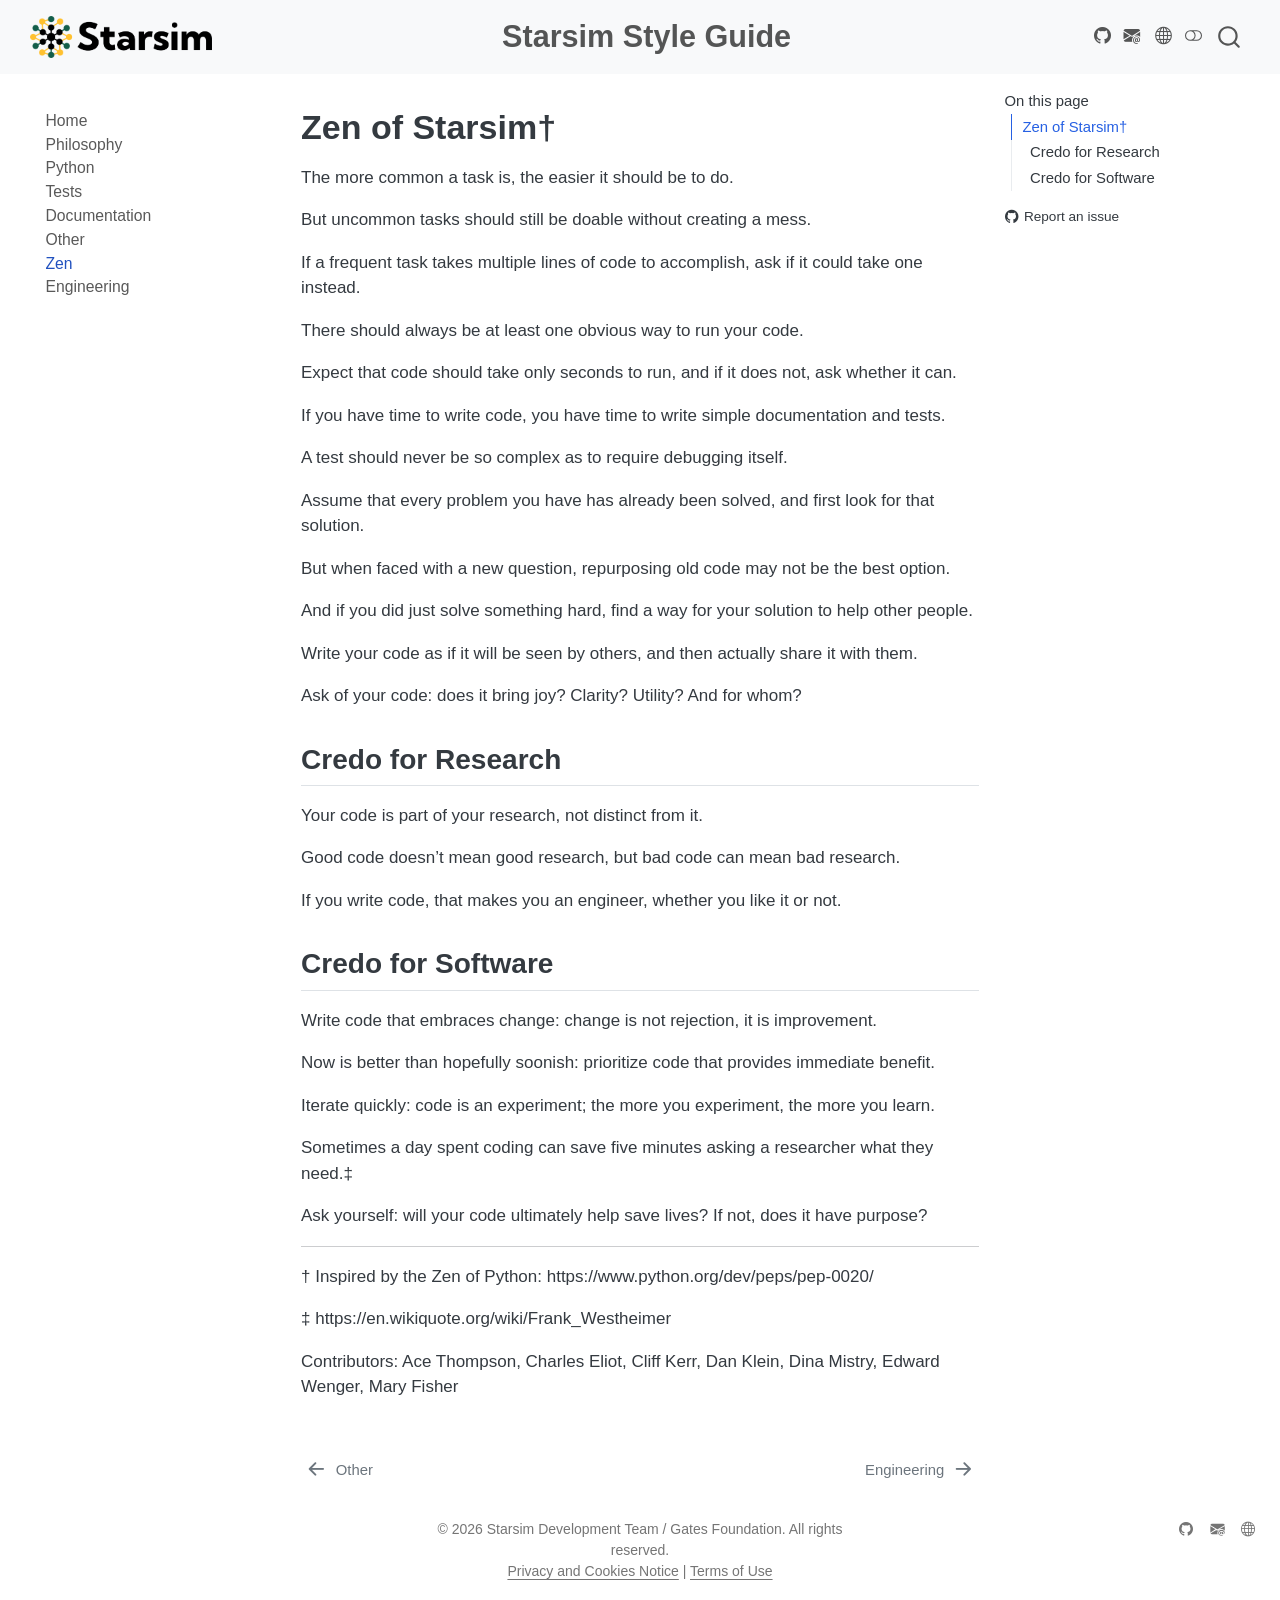
<file: 6_zen.html>
<!DOCTYPE html>
<html xmlns="http://www.w3.org/1999/xhtml" lang="en" xml:lang="en"><head>

<meta charset="utf-8">
<meta name="generator" content="quarto-1.10.19">

<meta name="viewport" content="width=device-width, initial-scale=1.0, user-scalable=yes">


<title>zen – Starsim Style Guide</title>
<style>
/* Default styles provided by pandoc.
** See https://pandoc.org/MANUAL.html#variables-for-html for config info.
*/
span.smallcaps{font-variant: small-caps;}
div.columns{display: flex; gap: 1.5em;}
div.column{flex: auto;}
@media screen {
div.columns{gap: min(4vw, 1.5em);}
div.column{overflow-x: auto;}
}
div.hanging-indent{margin-left: 1.5em; text-indent: -1.5em;}
ul.task-list{list-style: none;}
ul.task-list li input[type="checkbox"] {
  width: 0.8em;
  margin: 0 0.8em 0.2em -1em; /* quarto-specific, see https://github.com/quarto-dev/quarto-cli/issues/4556 */ 
  vertical-align: middle;
}
</style>


<script src="site_libs/quarto-nav/quarto-nav.js"></script>
<script src="site_libs/clipboard/clipboard.min.js"></script>
<script src="site_libs/quarto-search/autocomplete.umd.js"></script>
<script src="site_libs/quarto-search/fuse.min.js"></script>
<script src="site_libs/quarto-search/quarto-search.js"></script>
<meta name="quarto:offset" content="./">
<link href="./engineering_quality_guidelines.html" rel="next">
<link href="./5_other.html" rel="prev">
<link href=".//assets/favicon.ico" rel="icon">
<script src="site_libs/quarto-html/quarto.js" type="module"></script>
<script src="site_libs/quarto-html/tabsets/tabsets.js" type="module"></script>
<script src="site_libs/quarto-html/popper.min.js"></script>
<script src="site_libs/quarto-html/tippy.umd.min.js"></script>
<script src="site_libs/quarto-html/anchor.min.js"></script>
<link href="site_libs/quarto-html/tippy.css" rel="stylesheet">
<link href="site_libs/quarto-html/quarto-syntax-highlighting-5c1318cf63eba56dbef7ba16bc7d56f5.css" rel="stylesheet" class="quarto-color-scheme" id="quarto-text-highlighting-styles">
<link href="site_libs/quarto-html/quarto-syntax-highlighting-dark-6453f418aeef366c23116eb9cb0b6816.css" rel="stylesheet" class="quarto-color-scheme quarto-color-alternate" id="quarto-text-highlighting-styles">
<link href="site_libs/quarto-html/quarto-syntax-highlighting-5c1318cf63eba56dbef7ba16bc7d56f5.css" rel="stylesheet" class="quarto-color-scheme-extra" id="quarto-text-highlighting-styles">
<script src="site_libs/bootstrap/bootstrap.min.js"></script>
<link href="site_libs/bootstrap/bootstrap-icons.css" rel="stylesheet">
<link href="site_libs/bootstrap/bootstrap-f147ff0edcba14fc1363cea39731a244.min.css" rel="stylesheet" append-hash="true" class="quarto-color-scheme" id="quarto-bootstrap" data-mode="light">
<link href="site_libs/bootstrap/bootstrap-dark-9d73b2f327211b430cd3ecc299e40db5.min.css" rel="stylesheet" append-hash="true" class="quarto-color-scheme quarto-color-alternate" id="quarto-bootstrap" data-mode="dark">
<link href="site_libs/bootstrap/bootstrap-f147ff0edcba14fc1363cea39731a244.min.css" rel="stylesheet" append-hash="true" class="quarto-color-scheme-extra" id="quarto-bootstrap" data-mode="light">
<script id="quarto-search-options" type="application/json">{
  "location": "navbar",
  "copy-button": false,
  "collapse-after": 3,
  "panel-placement": "end",
  "type": "overlay",
  "limit": 50,
  "keyboard-shortcut": [
    "f",
    "/",
    "s"
  ],
  "language": {
    "search-no-results-text": "No results",
    "search-matching-documents-text": "matching documents",
    "search-copy-link-title": "Copy link to search",
    "search-hide-matches-text": "Hide additional matches",
    "search-more-match-text": "more match in this document",
    "search-more-matches-text": "more matches in this document",
    "search-clear-button-title": "Clear",
    "search-text-placeholder": "",
    "search-detached-cancel-button-title": "Cancel",
    "search-submit-button-title": "Submit",
    "search-label": "Search"
  }
}</script>


<link rel="stylesheet" href="assets/styles.css">
</head>

<body class="nav-sidebar floating nav-fixed quarto-light"><script id="quarto-html-before-body" type="application/javascript">
    const toggleBodyColorMode = (bsSheetEl) => {
      const mode = bsSheetEl.getAttribute("data-mode");
      const bodyEl = window.document.querySelector("body");
      if (mode === "dark") {
        bodyEl.classList.add("quarto-dark");
        bodyEl.classList.remove("quarto-light");
      } else {
        bodyEl.classList.add("quarto-light");
        bodyEl.classList.remove("quarto-dark");
      }
    }
    const toggleBodyColorPrimary = () => {
      const bsSheetEl = window.document.querySelector("link#quarto-bootstrap:not([rel=disabled-stylesheet])");
      if (bsSheetEl) {
        toggleBodyColorMode(bsSheetEl);
      }
    }
    const setColorSchemeToggle = (alternate) => {
      const toggles = window.document.querySelectorAll('.quarto-color-scheme-toggle');
      for (let i=0; i < toggles.length; i++) {
        const toggle = toggles[i];
        if (toggle) {
          if (alternate) {
            toggle.classList.add("alternate");
          } else {
            toggle.classList.remove("alternate");
          }
        }
      }
    };
    const toggleColorMode = (alternate) => {
      // Switch the stylesheets
      const primaryStylesheets = window.document.querySelectorAll('link.quarto-color-scheme:not(.quarto-color-alternate)');
      const alternateStylesheets = window.document.querySelectorAll('link.quarto-color-scheme.quarto-color-alternate');
      manageTransitions('#quarto-margin-sidebar .nav-link', false);
      if (alternate) {
        // note: dark is layered on light, we don't disable primary!
        enableStylesheet(alternateStylesheets);
        for (const sheetNode of alternateStylesheets) {
          if (sheetNode.id === "quarto-bootstrap") {
            toggleBodyColorMode(sheetNode);
          }
        }
      } else {
        disableStylesheet(alternateStylesheets);
        enableStylesheet(primaryStylesheets)
        toggleBodyColorPrimary();
      }
      manageTransitions('#quarto-margin-sidebar .nav-link', true);
      // Switch the toggles
      setColorSchemeToggle(alternate)
      // Hack to workaround the fact that safari doesn't
      // properly recolor the scrollbar when toggling (#1455)
      if (navigator.userAgent.indexOf('Safari') > 0 && navigator.userAgent.indexOf('Chrome') == -1) {
        manageTransitions("body", false);
        window.scrollTo(0, 1);
        setTimeout(() => {
          window.scrollTo(0, 0);
          manageTransitions("body", true);
        }, 40);
      }
    }
    const disableStylesheet = (stylesheets) => {
      for (let i=0; i < stylesheets.length; i++) {
        const stylesheet = stylesheets[i];
        stylesheet.rel = 'disabled-stylesheet';
      }
    }
    const enableStylesheet = (stylesheets) => {
      for (let i=0; i < stylesheets.length; i++) {
        const stylesheet = stylesheets[i];
        if(stylesheet.rel !== 'stylesheet') { // for Chrome, which will still FOUC without this check
          stylesheet.rel = 'stylesheet';
        }
      }
    }
    const manageTransitions = (selector, allowTransitions) => {
      const els = window.document.querySelectorAll(selector);
      for (let i=0; i < els.length; i++) {
        const el = els[i];
        if (allowTransitions) {
          el.classList.remove('notransition');
        } else {
          el.classList.add('notransition');
        }
      }
    }
    const isFileUrl = () => {
      return window.location.protocol === 'file:';
    }
    const hasAlternateSentinel = () => {
      let styleSentinel = getColorSchemeSentinel();
      if (styleSentinel !== null) {
        return styleSentinel === "alternate";
      } else {
        return false;
      }
    }
    const setStyleSentinel = (alternate) => {
      const value = alternate ? "alternate" : "default";
      if (!isFileUrl()) {
        window.localStorage.setItem("quarto-color-scheme", value);
      } else {
        localAlternateSentinel = value;
      }
    }
    const getColorSchemeSentinel = () => {
      if (!isFileUrl()) {
        const storageValue = window.localStorage.getItem("quarto-color-scheme");
        return storageValue != null ? storageValue : localAlternateSentinel;
      } else {
        return localAlternateSentinel;
      }
    }
    const toggleGiscusIfUsed = (isAlternate, darkModeDefault) => {
      const baseTheme = document.querySelector('#giscus-base-theme')?.value ?? 'light';
      const alternateTheme = document.querySelector('#giscus-alt-theme')?.value ?? 'dark';
      let newTheme = '';
      if(authorPrefersDark) {
        newTheme = isAlternate ? baseTheme : alternateTheme;
      } else {
        newTheme = isAlternate ? alternateTheme : baseTheme;
      }
      const changeGiscusTheme = () => {
        // From: https://github.com/giscus/giscus/issues/336
        const sendMessage = (message) => {
          const iframe = document.querySelector('iframe.giscus-frame');
          if (!iframe) return;
          iframe.contentWindow.postMessage({ giscus: message }, 'https://giscus.app');
        }
        sendMessage({
          setConfig: {
            theme: newTheme
          }
        });
      }
      const isGiscussLoaded = window.document.querySelector('iframe.giscus-frame') !== null;
      if (isGiscussLoaded) {
        changeGiscusTheme();
      }
    };
    const authorPrefersDark = false;
    const darkModeDefault = authorPrefersDark;
      document.querySelector('link#quarto-text-highlighting-styles.quarto-color-scheme-extra').rel = 'disabled-stylesheet';
      document.querySelector('link#quarto-bootstrap.quarto-color-scheme-extra').rel = 'disabled-stylesheet';
    let localAlternateSentinel = darkModeDefault ? 'alternate' : 'default';
    // Dark / light mode switch
    window.quartoToggleColorScheme = () => {
      // Read the current dark / light value
      let toAlternate = !hasAlternateSentinel();
      toggleColorMode(toAlternate);
      setStyleSentinel(toAlternate);
      toggleGiscusIfUsed(toAlternate, darkModeDefault);
      window.dispatchEvent(new Event('resize'));
    };
    // Switch to dark mode if need be
    if (hasAlternateSentinel()) {
      toggleColorMode(true);
    } else {
      toggleColorMode(false);
    }
  </script>

<div id="quarto-search-results"></div>
  <header id="quarto-header" class="headroom fixed-top">
    <nav class="navbar navbar-expand-lg " data-bs-theme="dark">
      <div class="navbar-container container-fluid">
      <div class="navbar-brand-container mx-auto">
    <a href="./index.html" class="navbar-brand navbar-brand-logo">
    <img src="./assets/starsim-logo.png" alt="" class="navbar-logo light-content">
    <img src="./assets/starsim-logo.png" alt="" class="navbar-logo dark-content">
    </a>
    <a class="navbar-brand" href="./index.html">
    <span class="navbar-title">Starsim Style Guide</span>
    </a>
  </div>
        <div class="quarto-navbar-tools tools-wide tools-end">
    <a href="https://github.com/starsimhub/styleguide" title="" class="quarto-navigation-tool px-1" aria-label=""><i class="bi bi-github"></i></a>
    <a href="mailto:info@starsim.org" title="" class="quarto-navigation-tool px-1" aria-label=""><i class="bi bi-envelope-at-fill"></i></a>
    <a href="https://starsim.org" title="" class="quarto-navigation-tool px-1" aria-label=""><i class="bi bi-globe"></i></a>
  <a href="" class="quarto-color-scheme-toggle quarto-navigation-tool  px-1" onclick="window.quartoToggleColorScheme(); return false;" title="Toggle dark mode"><i class="bi"></i></a>
</div>
          <div id="quarto-search" class="" title="Search"></div>
      </div> <!-- /container-fluid -->
    </nav>
  <nav class="quarto-secondary-nav">
    <div class="container-fluid d-flex">
      <button type="button" class="quarto-btn-toggle btn" data-bs-toggle="collapse" role="button" data-bs-target=".quarto-sidebar-collapse-item" aria-controls="quarto-sidebar" aria-expanded="false" aria-label="Toggle sidebar navigation" onclick="if (window.quartoToggleHeadroom) { window.quartoToggleHeadroom(); }">
        <i class="bi bi-layout-text-sidebar-reverse"></i>
      </button>
        <nav class="quarto-page-breadcrumbs" aria-label="breadcrumb"><ol class="breadcrumb"><li class="breadcrumb-item"><a href="./6_zen.html">Zen</a></li></ol></nav>
        <a class="flex-grow-1" role="navigation" data-bs-toggle="collapse" data-bs-target=".quarto-sidebar-collapse-item" aria-controls="quarto-sidebar" aria-expanded="false" aria-label="Toggle sidebar navigation" onclick="if (window.quartoToggleHeadroom) { window.quartoToggleHeadroom(); }">      
        </a>
    </div>
  </nav>
</header>
<!-- content -->
<div id="quarto-content" class="quarto-container page-columns page-rows-contents page-layout-article page-navbar">
<!-- sidebar -->
  <nav id="quarto-sidebar" class="sidebar collapse collapse-horizontal quarto-sidebar-collapse-item sidebar-navigation floating overflow-auto">
    <div class="sidebar-menu-container"> 
    <ul class="list-unstyled mt-1">
        <li class="sidebar-item">
  <div class="sidebar-item-container"> 
  <a href="./index.html" class="sidebar-item-text sidebar-link">
 <span class="menu-text">Home</span></a>
  </div>
</li>
        <li class="sidebar-item">
  <div class="sidebar-item-container"> 
  <a href="./1_philosophy.html" class="sidebar-item-text sidebar-link">
 <span class="menu-text">Philosophy</span></a>
  </div>
</li>
        <li class="sidebar-item">
  <div class="sidebar-item-container"> 
  <a href="./2_python.html" class="sidebar-item-text sidebar-link">
 <span class="menu-text">Python</span></a>
  </div>
</li>
        <li class="sidebar-item">
  <div class="sidebar-item-container"> 
  <a href="./3_tests.html" class="sidebar-item-text sidebar-link">
 <span class="menu-text">Tests</span></a>
  </div>
</li>
        <li class="sidebar-item">
  <div class="sidebar-item-container"> 
  <a href="./4_documentation.html" class="sidebar-item-text sidebar-link">
 <span class="menu-text">Documentation</span></a>
  </div>
</li>
        <li class="sidebar-item">
  <div class="sidebar-item-container"> 
  <a href="./5_other.html" class="sidebar-item-text sidebar-link">
 <span class="menu-text">Other</span></a>
  </div>
</li>
        <li class="sidebar-item">
  <div class="sidebar-item-container"> 
  <a href="./6_zen.html" class="sidebar-item-text sidebar-link active">
 <span class="menu-text">Zen</span></a>
  </div>
</li>
        <li class="sidebar-item">
  <div class="sidebar-item-container"> 
  <a href="./engineering_quality_guidelines.html" class="sidebar-item-text sidebar-link">
 <span class="menu-text">Engineering</span></a>
  </div>
</li>
    </ul>
    </div>
</nav>
<div id="quarto-sidebar-glass" class="quarto-sidebar-collapse-item" data-bs-toggle="collapse" data-bs-target=".quarto-sidebar-collapse-item"></div>
<!-- margin-sidebar -->
    <div id="quarto-margin-sidebar" class="sidebar margin-sidebar">
        <nav id="TOC" role="doc-toc" class="toc-active">
    <h2 id="toc-title">On this page</h2>
   
  <ul>
  <li><a href="#zen-of-starsim" id="toc-zen-of-starsim" class="nav-link active" data-scroll-target="#zen-of-starsim">Zen of Starsim†</a>
  <ul class="collapse">
  <li><a href="#credo-for-research" id="toc-credo-for-research" class="nav-link" data-scroll-target="#credo-for-research">Credo for Research</a></li>
  <li><a href="#credo-for-software" id="toc-credo-for-software" class="nav-link" data-scroll-target="#credo-for-software">Credo for Software</a></li>
  </ul></li>
  </ul>
<div class="toc-actions"><ul><li><a href="https://github.com/starsimhub/styleguide/issues/new" class="toc-action"><i class="bi bi-github"></i>Report an issue</a></li></ul></div></nav>
    </div>
<!-- main -->
<main class="content" id="quarto-document-content"><header id="title-block-header" class="quarto-title-block"></header>





<section id="zen-of-starsim" class="level1">
<h1>Zen of Starsim†</h1>
<p>The more common a task is, the easier it should be to do.</p>
<p>But uncommon tasks should still be doable without creating a mess.</p>
<p>If a frequent task takes multiple lines of code to accomplish, ask if it could take one instead.</p>
<p>There should always be at least one obvious way to run your code.</p>
<p>Expect that code should take only seconds to run, and if it does not, ask whether it can.</p>
<p>If you have time to write code, you have time to write simple documentation and tests.</p>
<p>A test should never be so complex as to require debugging itself.</p>
<p>Assume that every problem you have has already been solved, and first look for that solution.</p>
<p>But when faced with a new question, repurposing old code may not be the best option.</p>
<p>And if you did just solve something hard, find a way for your solution to help other people.</p>
<p>Write your code as if it will be seen by others, and then actually share it with them.</p>
<p>Ask of your code: does it bring joy? Clarity? Utility? And for whom?</p>
<section id="credo-for-research" class="level2">
<h2 class="anchored" data-anchor-id="credo-for-research">Credo for Research</h2>
<p>Your code is part of your research, not distinct from it.</p>
<p>Good code doesn’t mean good research, but bad code can mean bad research.</p>
<p>If you write code, that makes you an engineer, whether you like it or not.</p>
</section>
<section id="credo-for-software" class="level2">
<h2 class="anchored" data-anchor-id="credo-for-software">Credo for Software</h2>
<p>Write code that embraces change: change is not rejection, it is improvement.</p>
<p>Now is better than hopefully soonish: prioritize code that provides immediate benefit.</p>
<p>Iterate quickly: code is an experiment; the more you experiment, the more you learn.</p>
<p>Sometimes a day spent coding can save five minutes asking a researcher what they need.‡</p>
<p>Ask yourself: will your code ultimately help save lives? If not, does it have purpose?</p>
<hr>
<p>† Inspired by the Zen of Python: https://www.python.org/dev/peps/pep-0020/</p>
<p>‡ https://en.wikiquote.org/wiki/Frank_Westheimer</p>
<p>Contributors: Ace Thompson, Charles Eliot, Cliff Kerr, Dan Klein, Dina Mistry, Edward Wenger, Mary Fisher</p>


</section>
</section>

</main> <!-- /main -->
<script id="quarto-html-after-body" type="application/javascript">
  window.document.addEventListener("DOMContentLoaded", function (event) {
    // Ensure there is a toggle, if there isn't float one in the top right
    if (window.document.querySelector('.quarto-color-scheme-toggle') === null) {
      const a = window.document.createElement('a');
      a.classList.add('top-right');
      a.classList.add('quarto-color-scheme-toggle');
      a.href = "";
      a.onclick = function() { try { window.quartoToggleColorScheme(); } catch {} return false; };
      const i = window.document.createElement("i");
      i.classList.add('bi');
      a.appendChild(i);
      window.document.body.appendChild(a);
    }
    setColorSchemeToggle(hasAlternateSentinel())
    const icon = "";
    const anchorJS = new window.AnchorJS();
    anchorJS.options = {
      placement: 'right',
      icon: icon
    };
    anchorJS.add('.anchored');
    const isCodeAnnotation = (el) => {
      for (const clz of el.classList) {
        if (clz.startsWith('code-annotation-')) {                     
          return true;
        }
      }
      return false;
    }
    const onCopySuccess = function(e) {
      // button target
      const button = e.trigger;
      // don't keep focus
      button.blur();
      // flash "checked"
      button.classList.add('code-copy-button-checked');
      var currentTitle = button.getAttribute("title");
      button.setAttribute("title", "Copied!");
      let tooltip;
      if (window.bootstrap) {
        button.setAttribute("data-bs-toggle", "tooltip");
        button.setAttribute("data-bs-placement", "left");
        button.setAttribute("data-bs-title", "Copied!");
        tooltip = new bootstrap.Tooltip(button, 
          { trigger: "manual", 
            customClass: "code-copy-button-tooltip",
            offset: [0, -8]});
        tooltip.show();    
      }
      setTimeout(function() {
        if (tooltip) {
          tooltip.hide();
          button.removeAttribute("data-bs-title");
          button.removeAttribute("data-bs-toggle");
          button.removeAttribute("data-bs-placement");
        }
        button.setAttribute("title", currentTitle);
        button.classList.remove('code-copy-button-checked');
      }, 1000);
      // clear code selection
      e.clearSelection();
    }
    const getTextToCopy = function(trigger) {
      const outerScaffold = trigger.parentElement.cloneNode(true);
      const codeEl = outerScaffold.querySelector('code');
      for (const childEl of codeEl.children) {
        if (isCodeAnnotation(childEl)) {
          childEl.remove();
        }
      }
      return codeEl.innerText;
    }
    const clipboard = new window.ClipboardJS('.code-copy-button:not([data-in-quarto-modal])', {
      text: getTextToCopy
    });
    clipboard.on('success', onCopySuccess);
    if (window.document.getElementById('quarto-embedded-source-code-modal')) {
      const clipboardModal = new window.ClipboardJS('.code-copy-button[data-in-quarto-modal]', {
        text: getTextToCopy,
        container: window.document.getElementById('quarto-embedded-source-code-modal')
      });
      clipboardModal.on('success', onCopySuccess);
    }
      var localhostRegex = new RegExp(/^(?:http|https):\/\/localhost\:?[0-9]*\//);
      var mailtoRegex = new RegExp(/^mailto:/);
        var filterRegex = new RegExp("https:\/\/starsimhub\.github\.io\/styleguide\/");
      var isInternal = (href) => {
          return filterRegex.test(href) || localhostRegex.test(href) || mailtoRegex.test(href);
      }
      // Inspect non-navigation links and adorn them if external
     var links = window.document.querySelectorAll('a[href]:not(.nav-link):not(.navbar-brand):not(.toc-action):not(.sidebar-link):not(.sidebar-item-toggle):not(.pagination-link):not(.no-external):not([aria-hidden]):not(.dropdown-item):not(.quarto-navigation-tool):not(.about-link)');
      for (var i=0; i<links.length; i++) {
        const link = links[i];
        if (!isInternal(link.href)) {
          // undo the damage that might have been done by quarto-nav.js in the case of
          // links that we want to consider external
          if (link.dataset.originalHref !== undefined) {
            link.href = link.dataset.originalHref;
          }
        }
      }
    function tippyHover(el, contentFn, onTriggerFn, onUntriggerFn) {
      const config = {
        allowHTML: true,
        maxWidth: 500,
        delay: 100,
        arrow: false,
        appendTo: function(el) {
            return el.parentElement;
        },
        interactive: true,
        interactiveBorder: 10,
        theme: 'quarto',
        placement: 'bottom-start',
      };
      if (contentFn) {
        config.content = contentFn;
      }
      if (onTriggerFn) {
        config.onTrigger = onTriggerFn;
      }
      if (onUntriggerFn) {
        config.onUntrigger = onUntriggerFn;
      }
      window.tippy(el, config); 
    }
    const noterefs = window.document.querySelectorAll('a[role="doc-noteref"]');
    for (var i=0; i<noterefs.length; i++) {
      const ref = noterefs[i];
      tippyHover(ref, function() {
        // use id or data attribute instead here
        let href = ref.getAttribute('data-footnote-href') || ref.getAttribute('href');
        try { href = new URL(href).hash; } catch {}
        const id = href.replace(/^#\/?/, "");
        const note = window.document.getElementById(id);
        if (note) {
          return note.innerHTML;
        } else {
          return "";
        }
      });
    }
    const xrefs = window.document.querySelectorAll('a.quarto-xref');
    const processXRef = (id, note) => {
      // Strip column container classes
      const stripColumnClz = (el) => {
        el.classList.remove("page-full", "page-columns");
        if (el.children) {
          for (const child of el.children) {
            stripColumnClz(child);
          }
        }
      }
      stripColumnClz(note)
      if (id === null || id.startsWith('sec-')) {
        // Special case sections, only their first couple elements
        const container = document.createElement("div");
        if (note.children && note.children.length > 2) {
          container.appendChild(note.children[0].cloneNode(true));
          for (let i = 1; i < note.children.length; i++) {
            const child = note.children[i];
            if (child.tagName === "P" && child.innerText === "") {
              continue;
            } else {
              container.appendChild(child.cloneNode(true));
              break;
            }
          }
          if (window.Quarto?.typesetMath) {
            window.Quarto.typesetMath(container);
          }
          return container.innerHTML
        } else {
          if (window.Quarto?.typesetMath) {
            window.Quarto.typesetMath(note);
          }
          return note.innerHTML;
        }
      } else {
        // Remove any anchor links if they are present
        const anchorLink = note.querySelector('a.anchorjs-link');
        if (anchorLink) {
          anchorLink.remove();
        }
        if (window.Quarto?.typesetMath) {
          window.Quarto.typesetMath(note);
        }
        if (note.classList.contains("callout")) {
          return note.outerHTML;
        } else {
          return note.innerHTML;
        }
      }
    }
    for (var i=0; i<xrefs.length; i++) {
      const xref = xrefs[i];
      tippyHover(xref, undefined, function(instance) {
        instance.disable();
        let url = xref.getAttribute('href');
        let hash = undefined; 
        if (url.startsWith('#')) {
          hash = url;
        } else {
          try { hash = new URL(url).hash; } catch {}
        }
        if (hash) {
          const id = hash.replace(/^#\/?/, "");
          const note = window.document.getElementById(id);
          if (note !== null) {
            try {
              const html = processXRef(id, note.cloneNode(true));
              instance.setContent(html);
            } finally {
              instance.enable();
              instance.show();
            }
          } else {
            // See if we can fetch this
            fetch(url.split('#')[0])
            .then(res => res.text())
            .then(html => {
              const parser = new DOMParser();
              const htmlDoc = parser.parseFromString(html, "text/html");
              const note = htmlDoc.getElementById(id);
              if (note !== null) {
                const html = processXRef(id, note);
                instance.setContent(html);
              } 
            }).finally(() => {
              instance.enable();
              instance.show();
            });
          }
        } else {
          // See if we can fetch a full url (with no hash to target)
          // This is a special case and we should probably do some content thinning / targeting
          fetch(url)
          .then(res => res.text())
          .then(html => {
            const parser = new DOMParser();
            const htmlDoc = parser.parseFromString(html, "text/html");
            const note = htmlDoc.querySelector('main.content');
            if (note !== null) {
              // This should only happen for chapter cross references
              // (since there is no id in the URL)
              // remove the first header
              if (note.children.length > 0 && note.children[0].tagName === "HEADER") {
                note.children[0].remove();
              }
              const html = processXRef(null, note);
              instance.setContent(html);
            } 
          }).finally(() => {
            instance.enable();
            instance.show();
          });
        }
      }, function(instance) {
      });
    }
        let selectedAnnoteEl;
        const selectorForAnnotation = ( cell, annotation) => {
          let cellAttr = 'data-code-cell="' + cell + '"';
          let lineAttr = 'data-code-annotation="' +  annotation + '"';
          const selector = 'span[' + cellAttr + '][' + lineAttr + ']';
          return selector;
        }
        const selectCodeLines = (annoteEl) => {
          const doc = window.document;
          const targetCell = annoteEl.getAttribute("data-target-cell");
          const targetAnnotation = annoteEl.getAttribute("data-target-annotation");
          const annoteSpan = window.document.querySelector(selectorForAnnotation(targetCell, targetAnnotation));
          const lines = annoteSpan.getAttribute("data-code-lines").split(",");
          const lineIds = lines.map((line) => {
            return targetCell + "-" + line;
          })
          let top = null;
          let height = null;
          let parent = null;
          if (lineIds.length > 0) {
              //compute the position of the single el (top and bottom and make a div)
              const el = window.document.getElementById(lineIds[0]);
              top = el.offsetTop;
              height = el.offsetHeight;
              parent = el.parentElement.parentElement;
            if (lineIds.length > 1) {
              const lastEl = window.document.getElementById(lineIds[lineIds.length - 1]);
              const bottom = lastEl.offsetTop + lastEl.offsetHeight;
              height = bottom - top;
            }
            if (top !== null && height !== null && parent !== null) {
              // cook up a div (if necessary) and position it 
              let div = window.document.getElementById("code-annotation-line-highlight");
              if (div === null) {
                div = window.document.createElement("div");
                div.setAttribute("id", "code-annotation-line-highlight");
                div.style.position = 'absolute';
                parent.appendChild(div);
              }
              div.style.top = top - 2 + "px";
              div.style.height = height + 4 + "px";
              div.style.left = 0;
              let gutterDiv = window.document.getElementById("code-annotation-line-highlight-gutter");
              if (gutterDiv === null) {
                gutterDiv = window.document.createElement("div");
                gutterDiv.setAttribute("id", "code-annotation-line-highlight-gutter");
                gutterDiv.style.position = 'absolute';
                const codeCell = window.document.getElementById(targetCell);
                const gutter = codeCell.querySelector('.code-annotation-gutter');
                gutter.appendChild(gutterDiv);
              }
              gutterDiv.style.top = top - 2 + "px";
              gutterDiv.style.height = height + 4 + "px";
            }
            selectedAnnoteEl = annoteEl;
          }
        };
        const unselectCodeLines = () => {
          const elementsIds = ["code-annotation-line-highlight", "code-annotation-line-highlight-gutter"];
          elementsIds.forEach((elId) => {
            const div = window.document.getElementById(elId);
            if (div) {
              div.remove();
            }
          });
          selectedAnnoteEl = undefined;
        };
          // Handle positioning of the toggle
      window.addEventListener(
        "resize",
        throttle(() => {
          elRect = undefined;
          if (selectedAnnoteEl) {
            selectCodeLines(selectedAnnoteEl);
          }
        }, 10)
      );
      function throttle(fn, ms) {
      let throttle = false;
      let timer;
        return (...args) => {
          if(!throttle) { // first call gets through
              fn.apply(this, args);
              throttle = true;
          } else { // all the others get throttled
              if(timer) clearTimeout(timer); // cancel #2
              timer = setTimeout(() => {
                fn.apply(this, args);
                timer = throttle = false;
              }, ms);
          }
        };
      }
        // Attach click handler to the DT
        const annoteDls = window.document.querySelectorAll('dt[data-target-cell]');
        for (const annoteDlNode of annoteDls) {
          annoteDlNode.addEventListener('click', (event) => {
            const clickedEl = event.target;
            if (clickedEl !== selectedAnnoteEl) {
              unselectCodeLines();
              const activeEl = window.document.querySelector('dt[data-target-cell].code-annotation-active');
              if (activeEl) {
                activeEl.classList.remove('code-annotation-active');
              }
              selectCodeLines(clickedEl);
              clickedEl.classList.add('code-annotation-active');
            } else {
              // Unselect the line
              unselectCodeLines();
              clickedEl.classList.remove('code-annotation-active');
            }
          });
        }
    const findCites = (el) => {
      const parentEl = el.parentElement;
      if (parentEl) {
        const cites = parentEl.dataset.cites;
        if (cites) {
          return {
            el,
            cites: cites.split(' ')
          };
        } else {
          return findCites(el.parentElement)
        }
      } else {
        return undefined;
      }
    };
    var bibliorefs = window.document.querySelectorAll('a[role="doc-biblioref"]');
    for (var i=0; i<bibliorefs.length; i++) {
      const ref = bibliorefs[i];
      const citeInfo = findCites(ref);
      if (citeInfo) {
        tippyHover(citeInfo.el, function() {
          var popup = window.document.createElement('div');
          citeInfo.cites.forEach(function(cite) {
            var citeDiv = window.document.createElement('div');
            citeDiv.classList.add('hanging-indent');
            citeDiv.classList.add('csl-entry');
            var biblioDiv = window.document.getElementById('ref-' + cite);
            if (biblioDiv) {
              citeDiv.innerHTML = biblioDiv.innerHTML;
            }
            popup.appendChild(citeDiv);
          });
          return popup.innerHTML;
        });
      }
    }
  });
  </script>
<nav class="page-navigation">
  <div class="nav-page nav-page-previous">
      <a href="./5_other.html" class="pagination-link" aria-label="Other">
        <i class="bi bi-arrow-left-short"></i> <span class="nav-page-text">Other</span>
      </a>          
  </div>
  <div class="nav-page nav-page-next">
      <a href="./engineering_quality_guidelines.html" class="pagination-link" aria-label="Engineering">
        <span class="nav-page-text">Engineering</span> <i class="bi bi-arrow-right-short"></i>
      </a>
  </div>
</nav>
</div> <!-- /content -->
<footer class="footer">
  <div class="nav-footer">
    <div class="nav-footer-left">
      &nbsp;
    </div>   
    <div class="nav-footer-center">
<p>© 2026 Starsim Development Team / Gates Foundation. All rights reserved.<br><a href="https://www.gatesfoundation.org/Privacy-and-Cookies-Notice">Privacy and Cookies Notice</a> | <a href="https://www.gatesfoundation.org/Terms-of-Use">Terms of Use</a></p>
<div class="toc-actions d-sm-block d-md-none"><ul><li><a href="https://github.com/starsimhub/styleguide/issues/new" class="toc-action"><i class="bi bi-github"></i>Report an issue</a></li></ul></div></div>
    <div class="nav-footer-right">
      <ul class="footer-items list-unstyled">
    <li class="nav-item compact">
    <a class="nav-link" href="https://github.com/starsimhub/styleguide">
      <i class="bi bi-github" role="img" aria-label="GitHub">
</i> 
    </a>
  </li>  
    <li class="nav-item compact">
    <a class="nav-link" href="mailto:info@starsim.org">
      <i class="bi bi-envelope-at-fill" role="img">
</i> 
    </a>
  </li>  
    <li class="nav-item compact">
    <a class="nav-link" href="https://starsim.org/">
      <i class="bi bi-globe" role="img">
</i> 
    </a>
  </li>  
</ul>
    </div>
  </div>
</footer>




</body></html>
</file>
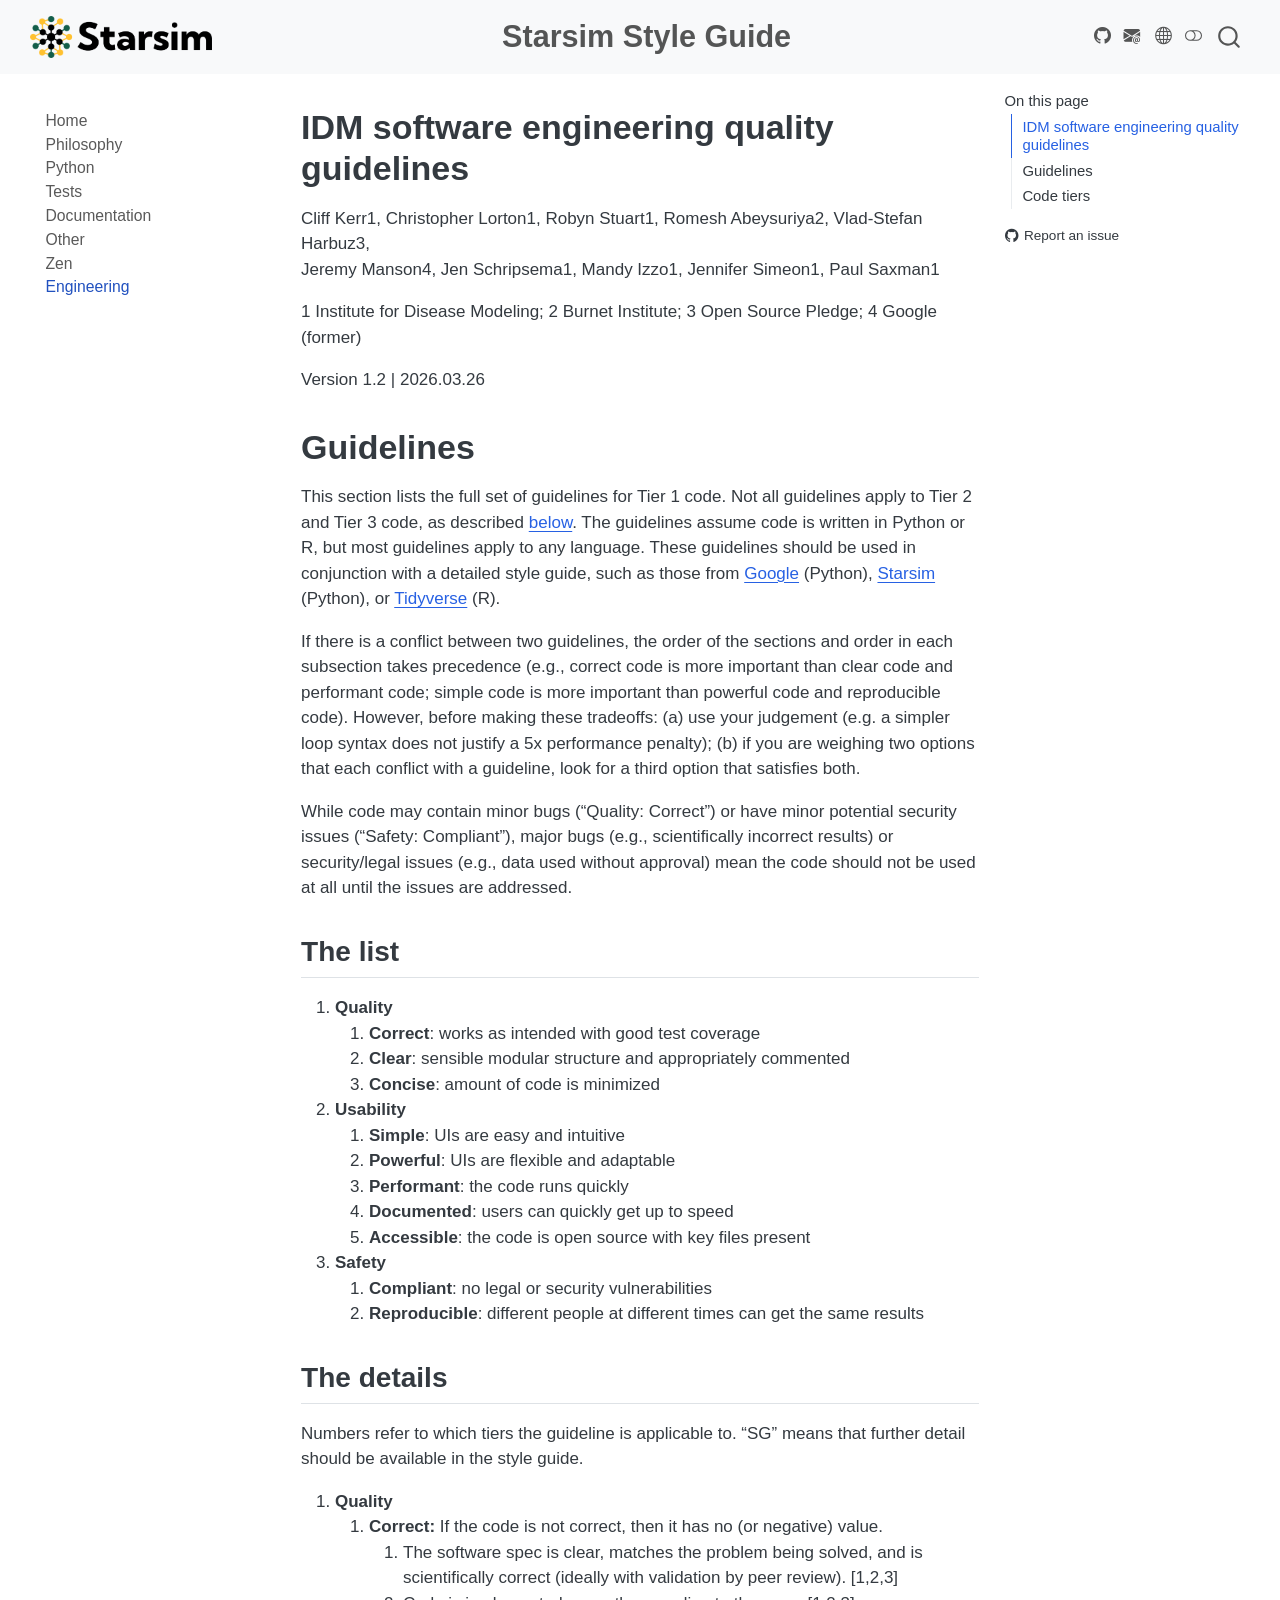
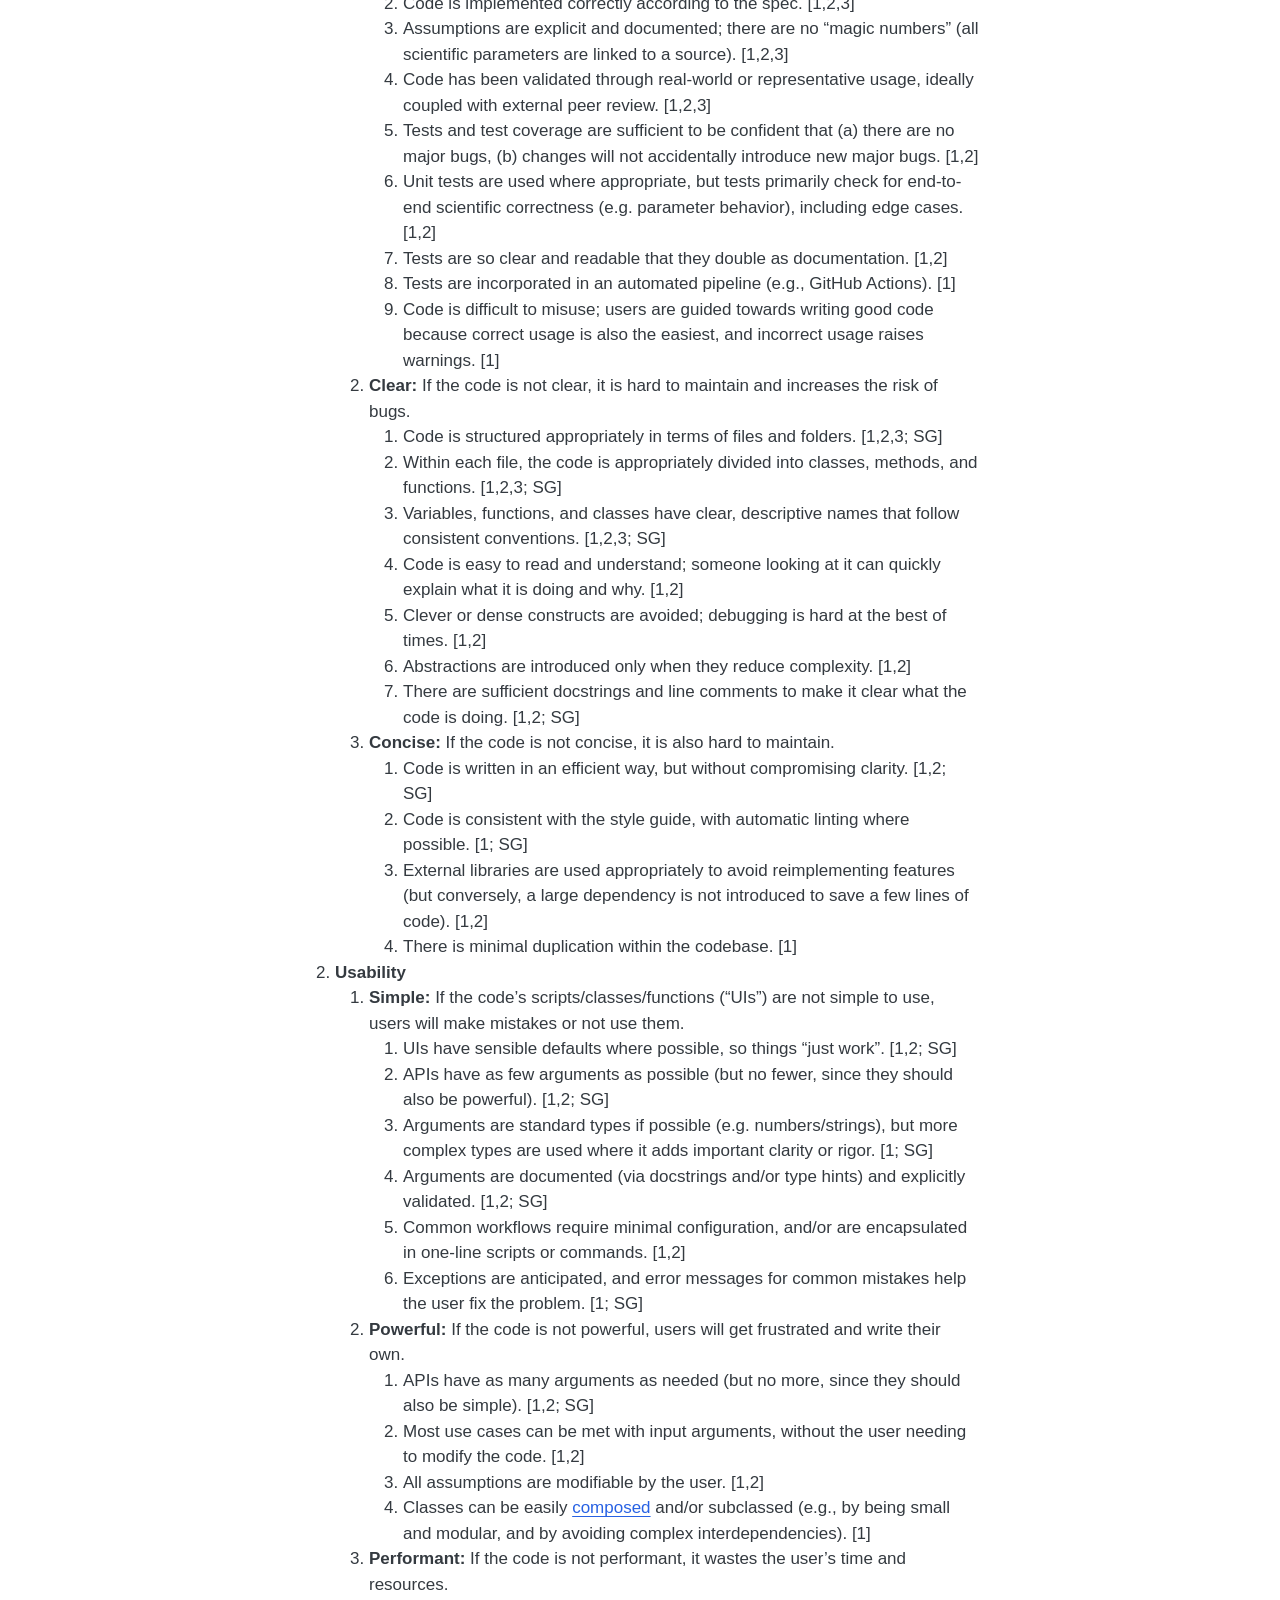
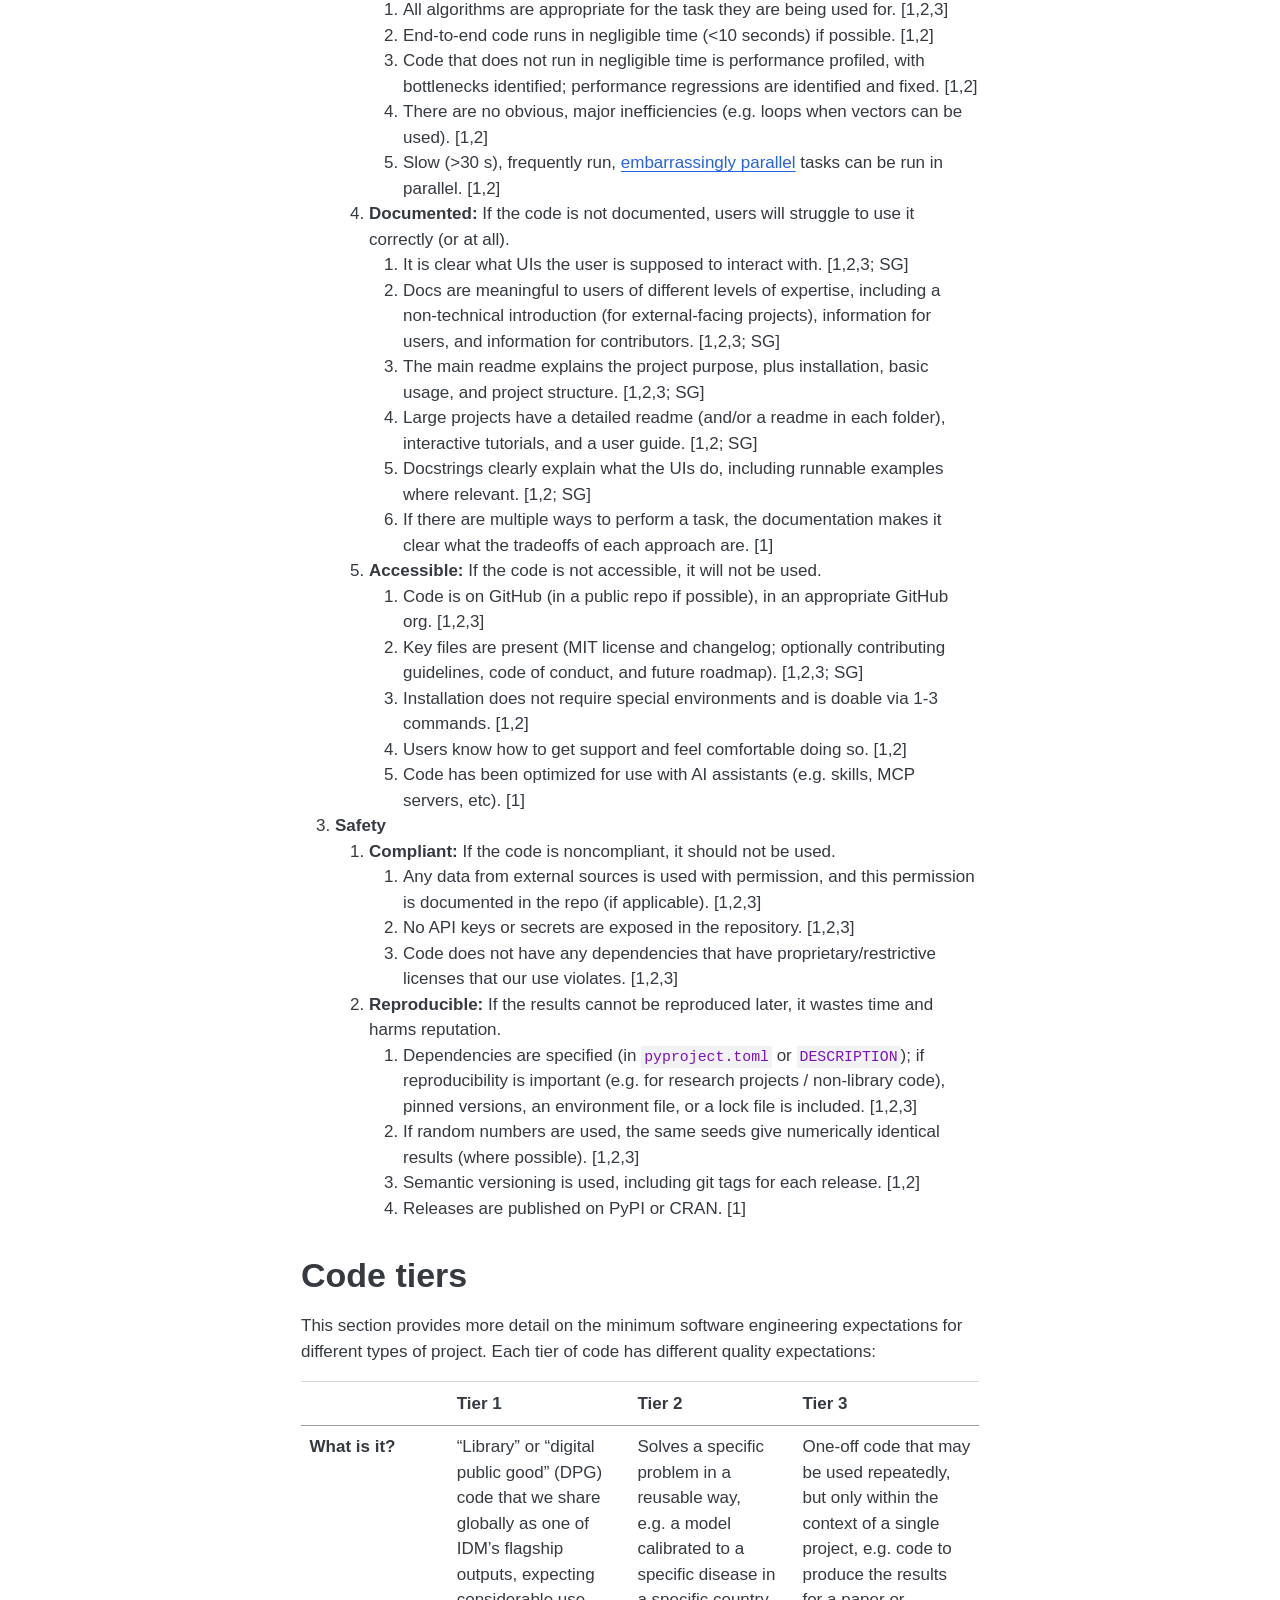
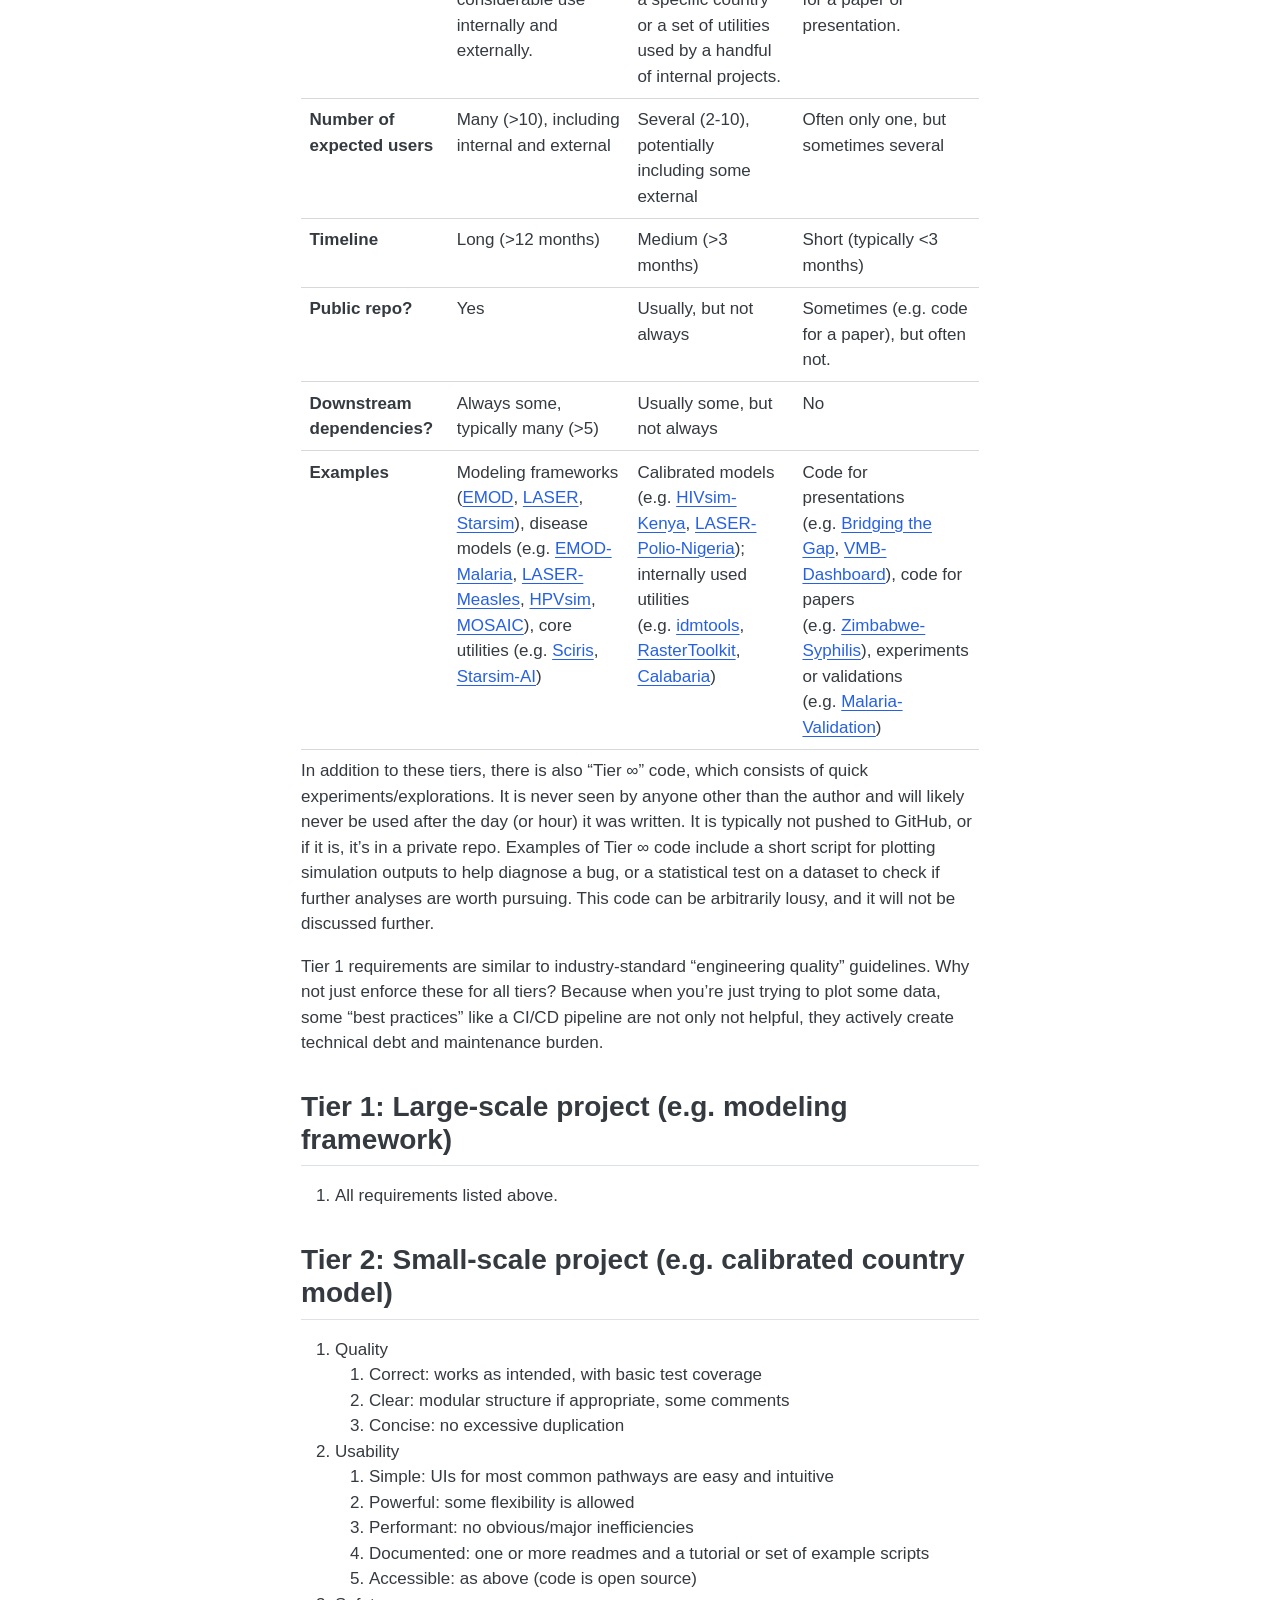
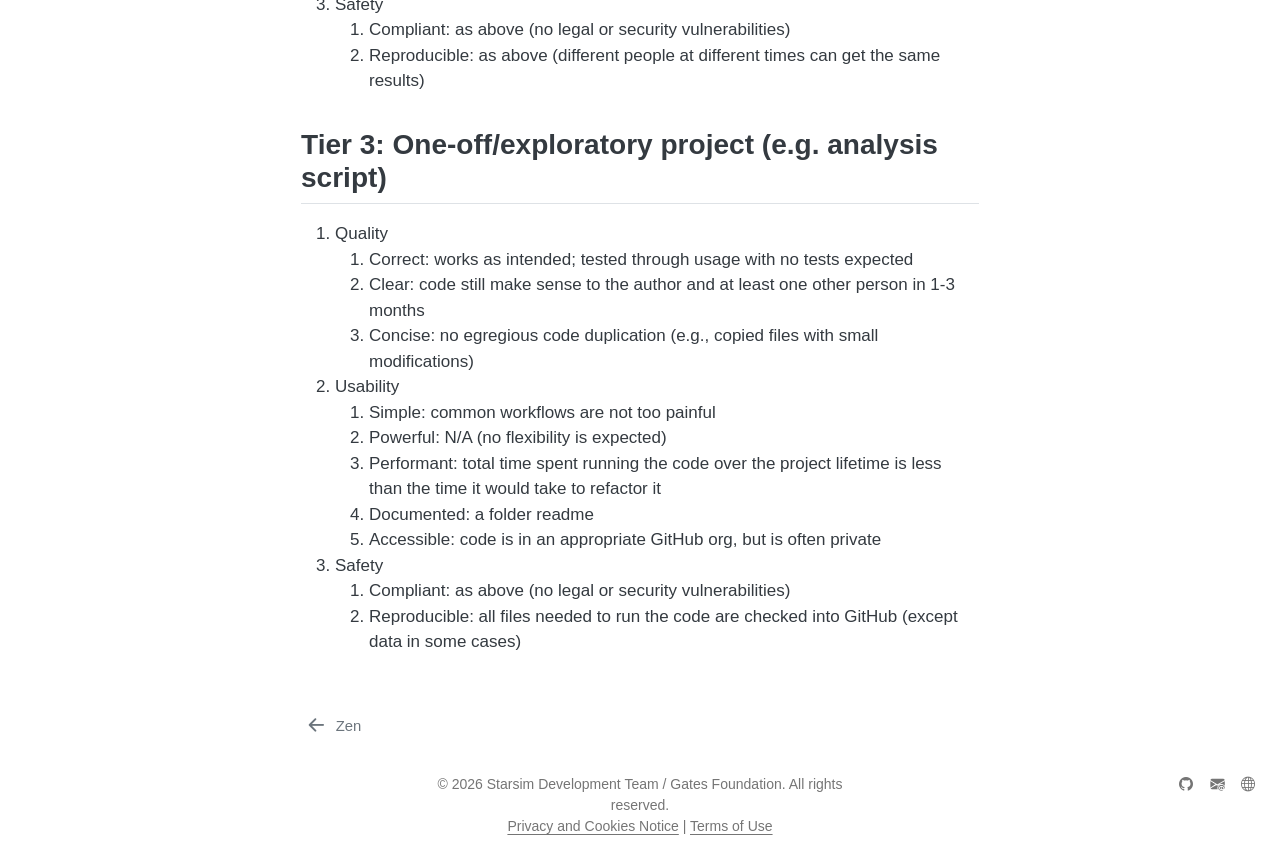
<file: engineering_quality_guidelines.html>
<!DOCTYPE html>
<html xmlns="http://www.w3.org/1999/xhtml" lang="en" xml:lang="en"><head>

<meta charset="utf-8">
<meta name="generator" content="quarto-1.10.19">

<meta name="viewport" content="width=device-width, initial-scale=1.0, user-scalable=yes">


<title>engineering_quality_guidelines – Starsim Style Guide</title>
<style>
/* Default styles provided by pandoc.
** See https://pandoc.org/MANUAL.html#variables-for-html for config info.
*/
span.smallcaps{font-variant: small-caps;}
div.columns{display: flex; gap: 1.5em;}
div.column{flex: auto;}
@media screen {
div.columns{gap: min(4vw, 1.5em);}
div.column{overflow-x: auto;}
}
div.hanging-indent{margin-left: 1.5em; text-indent: -1.5em;}
ul.task-list{list-style: none;}
ul.task-list li input[type="checkbox"] {
  width: 0.8em;
  margin: 0 0.8em 0.2em -1em; /* quarto-specific, see https://github.com/quarto-dev/quarto-cli/issues/4556 */ 
  vertical-align: middle;
}
</style>


<script src="site_libs/quarto-nav/quarto-nav.js"></script>
<script src="site_libs/clipboard/clipboard.min.js"></script>
<script src="site_libs/quarto-search/autocomplete.umd.js"></script>
<script src="site_libs/quarto-search/fuse.min.js"></script>
<script src="site_libs/quarto-search/quarto-search.js"></script>
<meta name="quarto:offset" content="./">
<link href="./6_zen.html" rel="prev">
<link href=".//assets/favicon.ico" rel="icon">
<script src="site_libs/quarto-html/quarto.js" type="module"></script>
<script src="site_libs/quarto-html/tabsets/tabsets.js" type="module"></script>
<script src="site_libs/quarto-html/popper.min.js"></script>
<script src="site_libs/quarto-html/tippy.umd.min.js"></script>
<script src="site_libs/quarto-html/anchor.min.js"></script>
<link href="site_libs/quarto-html/tippy.css" rel="stylesheet">
<link href="site_libs/quarto-html/quarto-syntax-highlighting-5c1318cf63eba56dbef7ba16bc7d56f5.css" rel="stylesheet" class="quarto-color-scheme" id="quarto-text-highlighting-styles">
<link href="site_libs/quarto-html/quarto-syntax-highlighting-dark-6453f418aeef366c23116eb9cb0b6816.css" rel="stylesheet" class="quarto-color-scheme quarto-color-alternate" id="quarto-text-highlighting-styles">
<link href="site_libs/quarto-html/quarto-syntax-highlighting-5c1318cf63eba56dbef7ba16bc7d56f5.css" rel="stylesheet" class="quarto-color-scheme-extra" id="quarto-text-highlighting-styles">
<script src="site_libs/bootstrap/bootstrap.min.js"></script>
<link href="site_libs/bootstrap/bootstrap-icons.css" rel="stylesheet">
<link href="site_libs/bootstrap/bootstrap-f147ff0edcba14fc1363cea39731a244.min.css" rel="stylesheet" append-hash="true" class="quarto-color-scheme" id="quarto-bootstrap" data-mode="light">
<link href="site_libs/bootstrap/bootstrap-dark-9d73b2f327211b430cd3ecc299e40db5.min.css" rel="stylesheet" append-hash="true" class="quarto-color-scheme quarto-color-alternate" id="quarto-bootstrap" data-mode="dark">
<link href="site_libs/bootstrap/bootstrap-f147ff0edcba14fc1363cea39731a244.min.css" rel="stylesheet" append-hash="true" class="quarto-color-scheme-extra" id="quarto-bootstrap" data-mode="light">
<script id="quarto-search-options" type="application/json">{
  "location": "navbar",
  "copy-button": false,
  "collapse-after": 3,
  "panel-placement": "end",
  "type": "overlay",
  "limit": 50,
  "keyboard-shortcut": [
    "f",
    "/",
    "s"
  ],
  "language": {
    "search-no-results-text": "No results",
    "search-matching-documents-text": "matching documents",
    "search-copy-link-title": "Copy link to search",
    "search-hide-matches-text": "Hide additional matches",
    "search-more-match-text": "more match in this document",
    "search-more-matches-text": "more matches in this document",
    "search-clear-button-title": "Clear",
    "search-text-placeholder": "",
    "search-detached-cancel-button-title": "Cancel",
    "search-submit-button-title": "Submit",
    "search-label": "Search"
  }
}</script>


<link rel="stylesheet" href="assets/styles.css">
</head>

<body class="nav-sidebar floating nav-fixed quarto-light"><script id="quarto-html-before-body" type="application/javascript">
    const toggleBodyColorMode = (bsSheetEl) => {
      const mode = bsSheetEl.getAttribute("data-mode");
      const bodyEl = window.document.querySelector("body");
      if (mode === "dark") {
        bodyEl.classList.add("quarto-dark");
        bodyEl.classList.remove("quarto-light");
      } else {
        bodyEl.classList.add("quarto-light");
        bodyEl.classList.remove("quarto-dark");
      }
    }
    const toggleBodyColorPrimary = () => {
      const bsSheetEl = window.document.querySelector("link#quarto-bootstrap:not([rel=disabled-stylesheet])");
      if (bsSheetEl) {
        toggleBodyColorMode(bsSheetEl);
      }
    }
    const setColorSchemeToggle = (alternate) => {
      const toggles = window.document.querySelectorAll('.quarto-color-scheme-toggle');
      for (let i=0; i < toggles.length; i++) {
        const toggle = toggles[i];
        if (toggle) {
          if (alternate) {
            toggle.classList.add("alternate");
          } else {
            toggle.classList.remove("alternate");
          }
        }
      }
    };
    const toggleColorMode = (alternate) => {
      // Switch the stylesheets
      const primaryStylesheets = window.document.querySelectorAll('link.quarto-color-scheme:not(.quarto-color-alternate)');
      const alternateStylesheets = window.document.querySelectorAll('link.quarto-color-scheme.quarto-color-alternate');
      manageTransitions('#quarto-margin-sidebar .nav-link', false);
      if (alternate) {
        // note: dark is layered on light, we don't disable primary!
        enableStylesheet(alternateStylesheets);
        for (const sheetNode of alternateStylesheets) {
          if (sheetNode.id === "quarto-bootstrap") {
            toggleBodyColorMode(sheetNode);
          }
        }
      } else {
        disableStylesheet(alternateStylesheets);
        enableStylesheet(primaryStylesheets)
        toggleBodyColorPrimary();
      }
      manageTransitions('#quarto-margin-sidebar .nav-link', true);
      // Switch the toggles
      setColorSchemeToggle(alternate)
      // Hack to workaround the fact that safari doesn't
      // properly recolor the scrollbar when toggling (#1455)
      if (navigator.userAgent.indexOf('Safari') > 0 && navigator.userAgent.indexOf('Chrome') == -1) {
        manageTransitions("body", false);
        window.scrollTo(0, 1);
        setTimeout(() => {
          window.scrollTo(0, 0);
          manageTransitions("body", true);
        }, 40);
      }
    }
    const disableStylesheet = (stylesheets) => {
      for (let i=0; i < stylesheets.length; i++) {
        const stylesheet = stylesheets[i];
        stylesheet.rel = 'disabled-stylesheet';
      }
    }
    const enableStylesheet = (stylesheets) => {
      for (let i=0; i < stylesheets.length; i++) {
        const stylesheet = stylesheets[i];
        if(stylesheet.rel !== 'stylesheet') { // for Chrome, which will still FOUC without this check
          stylesheet.rel = 'stylesheet';
        }
      }
    }
    const manageTransitions = (selector, allowTransitions) => {
      const els = window.document.querySelectorAll(selector);
      for (let i=0; i < els.length; i++) {
        const el = els[i];
        if (allowTransitions) {
          el.classList.remove('notransition');
        } else {
          el.classList.add('notransition');
        }
      }
    }
    const isFileUrl = () => {
      return window.location.protocol === 'file:';
    }
    const hasAlternateSentinel = () => {
      let styleSentinel = getColorSchemeSentinel();
      if (styleSentinel !== null) {
        return styleSentinel === "alternate";
      } else {
        return false;
      }
    }
    const setStyleSentinel = (alternate) => {
      const value = alternate ? "alternate" : "default";
      if (!isFileUrl()) {
        window.localStorage.setItem("quarto-color-scheme", value);
      } else {
        localAlternateSentinel = value;
      }
    }
    const getColorSchemeSentinel = () => {
      if (!isFileUrl()) {
        const storageValue = window.localStorage.getItem("quarto-color-scheme");
        return storageValue != null ? storageValue : localAlternateSentinel;
      } else {
        return localAlternateSentinel;
      }
    }
    const toggleGiscusIfUsed = (isAlternate, darkModeDefault) => {
      const baseTheme = document.querySelector('#giscus-base-theme')?.value ?? 'light';
      const alternateTheme = document.querySelector('#giscus-alt-theme')?.value ?? 'dark';
      let newTheme = '';
      if(authorPrefersDark) {
        newTheme = isAlternate ? baseTheme : alternateTheme;
      } else {
        newTheme = isAlternate ? alternateTheme : baseTheme;
      }
      const changeGiscusTheme = () => {
        // From: https://github.com/giscus/giscus/issues/336
        const sendMessage = (message) => {
          const iframe = document.querySelector('iframe.giscus-frame');
          if (!iframe) return;
          iframe.contentWindow.postMessage({ giscus: message }, 'https://giscus.app');
        }
        sendMessage({
          setConfig: {
            theme: newTheme
          }
        });
      }
      const isGiscussLoaded = window.document.querySelector('iframe.giscus-frame') !== null;
      if (isGiscussLoaded) {
        changeGiscusTheme();
      }
    };
    const authorPrefersDark = false;
    const darkModeDefault = authorPrefersDark;
      document.querySelector('link#quarto-text-highlighting-styles.quarto-color-scheme-extra').rel = 'disabled-stylesheet';
      document.querySelector('link#quarto-bootstrap.quarto-color-scheme-extra').rel = 'disabled-stylesheet';
    let localAlternateSentinel = darkModeDefault ? 'alternate' : 'default';
    // Dark / light mode switch
    window.quartoToggleColorScheme = () => {
      // Read the current dark / light value
      let toAlternate = !hasAlternateSentinel();
      toggleColorMode(toAlternate);
      setStyleSentinel(toAlternate);
      toggleGiscusIfUsed(toAlternate, darkModeDefault);
      window.dispatchEvent(new Event('resize'));
    };
    // Switch to dark mode if need be
    if (hasAlternateSentinel()) {
      toggleColorMode(true);
    } else {
      toggleColorMode(false);
    }
  </script>

<div id="quarto-search-results"></div>
  <header id="quarto-header" class="headroom fixed-top">
    <nav class="navbar navbar-expand-lg " data-bs-theme="dark">
      <div class="navbar-container container-fluid">
      <div class="navbar-brand-container mx-auto">
    <a href="./index.html" class="navbar-brand navbar-brand-logo">
    <img src="./assets/starsim-logo.png" alt="" class="navbar-logo light-content">
    <img src="./assets/starsim-logo.png" alt="" class="navbar-logo dark-content">
    </a>
    <a class="navbar-brand" href="./index.html">
    <span class="navbar-title">Starsim Style Guide</span>
    </a>
  </div>
        <div class="quarto-navbar-tools tools-wide tools-end">
    <a href="https://github.com/starsimhub/styleguide" title="" class="quarto-navigation-tool px-1" aria-label=""><i class="bi bi-github"></i></a>
    <a href="mailto:info@starsim.org" title="" class="quarto-navigation-tool px-1" aria-label=""><i class="bi bi-envelope-at-fill"></i></a>
    <a href="https://starsim.org" title="" class="quarto-navigation-tool px-1" aria-label=""><i class="bi bi-globe"></i></a>
  <a href="" class="quarto-color-scheme-toggle quarto-navigation-tool  px-1" onclick="window.quartoToggleColorScheme(); return false;" title="Toggle dark mode"><i class="bi"></i></a>
</div>
          <div id="quarto-search" class="" title="Search"></div>
      </div> <!-- /container-fluid -->
    </nav>
  <nav class="quarto-secondary-nav">
    <div class="container-fluid d-flex">
      <button type="button" class="quarto-btn-toggle btn" data-bs-toggle="collapse" role="button" data-bs-target=".quarto-sidebar-collapse-item" aria-controls="quarto-sidebar" aria-expanded="false" aria-label="Toggle sidebar navigation" onclick="if (window.quartoToggleHeadroom) { window.quartoToggleHeadroom(); }">
        <i class="bi bi-layout-text-sidebar-reverse"></i>
      </button>
        <nav class="quarto-page-breadcrumbs" aria-label="breadcrumb"><ol class="breadcrumb"><li class="breadcrumb-item"><a href="./engineering_quality_guidelines.html">Engineering</a></li></ol></nav>
        <a class="flex-grow-1" role="navigation" data-bs-toggle="collapse" data-bs-target=".quarto-sidebar-collapse-item" aria-controls="quarto-sidebar" aria-expanded="false" aria-label="Toggle sidebar navigation" onclick="if (window.quartoToggleHeadroom) { window.quartoToggleHeadroom(); }">      
        </a>
    </div>
  </nav>
</header>
<!-- content -->
<div id="quarto-content" class="quarto-container page-columns page-rows-contents page-layout-article page-navbar">
<!-- sidebar -->
  <nav id="quarto-sidebar" class="sidebar collapse collapse-horizontal quarto-sidebar-collapse-item sidebar-navigation floating overflow-auto">
    <div class="sidebar-menu-container"> 
    <ul class="list-unstyled mt-1">
        <li class="sidebar-item">
  <div class="sidebar-item-container"> 
  <a href="./index.html" class="sidebar-item-text sidebar-link">
 <span class="menu-text">Home</span></a>
  </div>
</li>
        <li class="sidebar-item">
  <div class="sidebar-item-container"> 
  <a href="./1_philosophy.html" class="sidebar-item-text sidebar-link">
 <span class="menu-text">Philosophy</span></a>
  </div>
</li>
        <li class="sidebar-item">
  <div class="sidebar-item-container"> 
  <a href="./2_python.html" class="sidebar-item-text sidebar-link">
 <span class="menu-text">Python</span></a>
  </div>
</li>
        <li class="sidebar-item">
  <div class="sidebar-item-container"> 
  <a href="./3_tests.html" class="sidebar-item-text sidebar-link">
 <span class="menu-text">Tests</span></a>
  </div>
</li>
        <li class="sidebar-item">
  <div class="sidebar-item-container"> 
  <a href="./4_documentation.html" class="sidebar-item-text sidebar-link">
 <span class="menu-text">Documentation</span></a>
  </div>
</li>
        <li class="sidebar-item">
  <div class="sidebar-item-container"> 
  <a href="./5_other.html" class="sidebar-item-text sidebar-link">
 <span class="menu-text">Other</span></a>
  </div>
</li>
        <li class="sidebar-item">
  <div class="sidebar-item-container"> 
  <a href="./6_zen.html" class="sidebar-item-text sidebar-link">
 <span class="menu-text">Zen</span></a>
  </div>
</li>
        <li class="sidebar-item">
  <div class="sidebar-item-container"> 
  <a href="./engineering_quality_guidelines.html" class="sidebar-item-text sidebar-link active">
 <span class="menu-text">Engineering</span></a>
  </div>
</li>
    </ul>
    </div>
</nav>
<div id="quarto-sidebar-glass" class="quarto-sidebar-collapse-item" data-bs-toggle="collapse" data-bs-target=".quarto-sidebar-collapse-item"></div>
<!-- margin-sidebar -->
    <div id="quarto-margin-sidebar" class="sidebar margin-sidebar">
        <nav id="TOC" role="doc-toc" class="toc-active">
    <h2 id="toc-title">On this page</h2>
   
  <ul>
  <li><a href="#idm-software-engineering-quality-guidelines" id="toc-idm-software-engineering-quality-guidelines" class="nav-link active" data-scroll-target="#idm-software-engineering-quality-guidelines">IDM software engineering quality guidelines</a></li>
  <li><a href="#guidelines" id="toc-guidelines" class="nav-link" data-scroll-target="#guidelines">Guidelines</a>
  <ul class="collapse">
  <li><a href="#the-list" id="toc-the-list" class="nav-link" data-scroll-target="#the-list">The list</a></li>
  <li><a href="#the-details" id="toc-the-details" class="nav-link" data-scroll-target="#the-details">The details</a></li>
  </ul></li>
  <li><a href="#code-tiers" id="toc-code-tiers" class="nav-link" data-scroll-target="#code-tiers">Code tiers</a>
  <ul class="collapse">
  <li><a href="#tier-1-large-scale-project-e.g.-modeling-framework" id="toc-tier-1-large-scale-project-e.g.-modeling-framework" class="nav-link" data-scroll-target="#tier-1-large-scale-project-e.g.-modeling-framework">Tier 1: Large-scale project (e.g.&nbsp;modeling framework)</a></li>
  <li><a href="#tier-2-small-scale-project-e.g.-calibrated-country-model" id="toc-tier-2-small-scale-project-e.g.-calibrated-country-model" class="nav-link" data-scroll-target="#tier-2-small-scale-project-e.g.-calibrated-country-model">Tier 2: Small-scale project (e.g.&nbsp;calibrated country model)</a></li>
  <li><a href="#tier-3-one-offexploratory-project-e.g.-analysis-script" id="toc-tier-3-one-offexploratory-project-e.g.-analysis-script" class="nav-link" data-scroll-target="#tier-3-one-offexploratory-project-e.g.-analysis-script">Tier 3: One-off/exploratory project (e.g.&nbsp;analysis script)</a></li>
  </ul></li>
  </ul>
<div class="toc-actions"><ul><li><a href="https://github.com/starsimhub/styleguide/issues/new" class="toc-action"><i class="bi bi-github"></i>Report an issue</a></li></ul></div></nav>
    </div>
<!-- main -->
<main class="content" id="quarto-document-content"><header id="title-block-header" class="quarto-title-block"></header>





<section id="idm-software-engineering-quality-guidelines" class="level1">
<h1>IDM software engineering quality guidelines</h1>
<p>Cliff Kerr1, Christopher Lorton1, Robyn Stuart1, Romesh Abeysuriya2, Vlad-Stefan Harbuz3,<br>
Jeremy Manson4, Jen Schripsema1, Mandy Izzo1, Jennifer Simeon1, Paul Saxman1</p>
<p>1 Institute for Disease Modeling; 2 Burnet Institute; 3 Open Source Pledge; 4 Google (former)</p>
<p>Version 1.2 | 2026.03.26</p>
</section>
<section id="guidelines" class="level1">
<h1>Guidelines</h1>
<p>This section lists the full set of guidelines for Tier 1 code. Not all guidelines apply to Tier 2 and Tier 3 code, as described <a href="#code-tiers">below</a>. The guidelines assume code is written in Python or R, but most guidelines apply to any language. These guidelines should be used in conjunction with a detailed style guide, such as those from <a href="https://google.github.io/styleguide/pyguide.html">Google</a> (Python), <a href="https://github.com/starsimhub/styleguide">Starsim</a> (Python), or <a href="https://style.tidyverse.org/">Tidyverse</a> (R).</p>
<p>If there is a conflict between two guidelines, the order of the sections and order in each subsection takes precedence (e.g., correct code is more important than clear code and performant code; simple code is more important than powerful code and reproducible code). However, before making these tradeoffs: (a) use your judgement (e.g.&nbsp;a simpler loop syntax does not justify a 5x performance penalty); (b) if you are weighing two options that each conflict with a guideline, look for a third option that satisfies both.</p>
<p>While code may contain minor bugs (“Quality: Correct”) or have minor potential security issues (“Safety: Compliant”), major bugs (e.g., scientifically incorrect results) or security/legal issues (e.g., data used without approval) mean the code should not be used at all until the issues are addressed.</p>
<section id="the-list" class="level2">
<h2 class="anchored" data-anchor-id="the-list">The list</h2>
<ol type="1">
<li><strong>Quality</strong>
<ol type="1">
<li><strong>Correct</strong>: works as intended with good test coverage<br>
</li>
<li><strong>Clear</strong>: sensible modular structure and appropriately commented<br>
</li>
<li><strong>Concise</strong>: amount of code is minimized<br>
</li>
</ol></li>
<li><strong>Usability</strong>
<ol type="1">
<li><strong>Simple</strong>: UIs are easy and intuitive<br>
</li>
<li><strong>Powerful</strong>: UIs are flexible and adaptable<br>
</li>
<li><strong>Performant</strong>: the code runs quickly<br>
</li>
<li><strong>Documented</strong>: users can quickly get up to speed<br>
</li>
<li><strong>Accessible</strong>: the code is open source with key files present<br>
</li>
</ol></li>
<li><strong>Safety</strong>
<ol type="1">
<li><strong>Compliant</strong>: no legal or security vulnerabilities<br>
</li>
<li><strong>Reproducible</strong>: different people at different times can get the same results</li>
</ol></li>
</ol>
</section>
<section id="the-details" class="level2">
<h2 class="anchored" data-anchor-id="the-details">The details</h2>
<p>Numbers refer to which tiers the guideline is applicable to. “SG” means that further detail should be available in the style guide.</p>
<ol type="1">
<li><strong>Quality</strong>
<ol type="1">
<li><strong>Correct:</strong> If the code is not correct, then it has no (or negative) value.
<ol type="1">
<li>The software spec is clear, matches the problem being solved, and is scientifically correct (ideally with validation by peer review). [1,2,3]<br>
</li>
<li>Code is implemented correctly according to the spec. [1,2,3]<br>
</li>
<li>Assumptions are explicit and documented; there are no “magic numbers” (all scientific parameters are linked to a source). [1,2,3]<br>
</li>
<li>Code has been validated through real-world or representative usage, ideally coupled with external peer review. [1,2,3]<br>
</li>
<li>Tests and test coverage are sufficient to be confident that (a) there are no major bugs, (b) changes will not accidentally introduce new major bugs. [1,2]<br>
</li>
<li>Unit tests are used where appropriate, but tests primarily check for end-to-end scientific correctness (e.g.&nbsp;parameter behavior), including edge cases. [1,2]<br>
</li>
<li>Tests are so clear and readable that they double as documentation. [1,2]<br>
</li>
<li>Tests are incorporated in an automated pipeline (e.g., GitHub Actions). [1]<br>
</li>
<li>Code is difficult to misuse; users are guided towards writing good code because correct usage is also the easiest, and incorrect usage raises warnings. [1]<br>
</li>
</ol></li>
<li><strong>Clear:</strong> If the code is not clear, it is hard to maintain and increases the risk of bugs.
<ol type="1">
<li>Code is structured appropriately in terms of files and folders. [1,2,3; SG]<br>
</li>
<li>Within each file, the code is appropriately divided into classes, methods, and functions. [1,2,3; SG]<br>
</li>
<li>Variables, functions, and classes have clear, descriptive names that follow consistent conventions. [1,2,3; SG]<br>
</li>
<li>Code is easy to read and understand; someone looking at it can quickly explain what it is doing and why. [1,2]<br>
</li>
<li>Clever or dense constructs are avoided; debugging is hard at the best of times. [1,2]<br>
</li>
<li>Abstractions are introduced only when they reduce complexity. [1,2]<br>
</li>
<li>There are sufficient docstrings and line comments to make it clear what the code is doing. [1,2; SG]<br>
</li>
</ol></li>
<li><strong>Concise:</strong> If the code is not concise, it is also hard to maintain.
<ol type="1">
<li>Code is written in an efficient way, but without compromising clarity. [1,2; SG]<br>
</li>
<li>Code is consistent with the style guide, with automatic linting where possible. [1; SG]<br>
</li>
<li>External libraries are used appropriately to avoid reimplementing features (but conversely, a large dependency is not introduced to save a few lines of code). [1,2]<br>
</li>
<li>There is minimal duplication within the codebase. [1]<br>
</li>
</ol></li>
</ol></li>
<li><strong>Usability</strong>
<ol type="1">
<li><strong>Simple:</strong> If the code’s scripts/classes/functions (“UIs”) are not simple to use, users will make mistakes or not use them.
<ol type="1">
<li>UIs have sensible defaults where possible, so things “just work”. [1,2; SG]<br>
</li>
<li>APIs have as few arguments as possible (but no fewer, since they should also be powerful). [1,2; SG]<br>
</li>
<li>Arguments are standard types if possible (e.g.&nbsp;numbers/strings), but more complex types are used where it adds important clarity or rigor. [1; SG]<br>
</li>
<li>Arguments are documented (via docstrings and/or type hints) and explicitly validated. [1,2; SG]<br>
</li>
<li>Common workflows require minimal configuration, and/or are encapsulated in one-line scripts or commands. [1,2]<br>
</li>
<li>Exceptions are anticipated, and error messages for common mistakes help the user fix the problem. [1; SG]<br>
</li>
</ol></li>
<li><strong>Powerful:</strong> If the code is not powerful, users will get frustrated and write their own.
<ol type="1">
<li>APIs have as many arguments as needed (but no more, since they should also be simple). [1,2; SG]<br>
</li>
<li>Most use cases can be met with input arguments, without the user needing to modify the code. [1,2]<br>
</li>
<li>All assumptions are modifiable by the user. [1,2]<br>
</li>
<li>Classes can be easily <a href="https://en.wikipedia.org/wiki/Composition_over_inheritance">composed</a> and/or subclassed (e.g., by being small and modular, and by avoiding complex interdependencies). [1]<br>
</li>
</ol></li>
<li><strong>Performant:</strong> If the code is not performant, it wastes the user’s time and resources.
<ol type="1">
<li>All algorithms are appropriate for the task they are being used for. [1,2,3]<br>
</li>
<li>End-to-end code runs in negligible time (&lt;10 seconds) if possible. [1,2]<br>
</li>
<li>Code that does not run in negligible time is performance profiled, with bottlenecks identified; performance regressions are identified and fixed. [1,2]<br>
</li>
<li>There are no obvious, major inefficiencies (e.g.&nbsp;loops when vectors can be used). [1,2]<br>
</li>
<li>Slow (&gt;30 s), frequently run, <a href="https://en.wikipedia.org/wiki/Embarrassingly_parallel">embarrassingly parallel</a> tasks can be run in parallel. [1,2]<br>
</li>
</ol></li>
<li><strong>Documented:</strong> If the code is not documented, users will struggle to use it correctly (or at all).
<ol type="1">
<li>It is clear what UIs the user is supposed to interact with. [1,2,3; SG]<br>
</li>
<li>Docs are meaningful to users of different levels of expertise, including a non-technical introduction (for external-facing projects), information for users, and information for contributors. [1,2,3; SG]<br>
</li>
<li>The main readme explains the project purpose, plus installation, basic usage, and project structure. [1,2,3; SG]<br>
</li>
<li>Large projects have a detailed readme (and/or a readme in each folder), interactive tutorials, and a user guide. [1,2; SG]<br>
</li>
<li>Docstrings clearly explain what the UIs do, including runnable examples where relevant. [1,2; SG]<br>
</li>
<li>If there are multiple ways to perform a task, the documentation makes it clear what the tradeoffs of each approach are. [1]<br>
</li>
</ol></li>
<li><strong>Accessible:</strong> If the code is not accessible, it will not be used.
<ol type="1">
<li>Code is on GitHub (in a public repo if possible), in an appropriate GitHub org. [1,2,3]<br>
</li>
<li>Key files are present (MIT license and changelog; optionally contributing guidelines, code of conduct, and future roadmap). [1,2,3; SG]<br>
</li>
<li>Installation does not require special environments and is doable via 1-3 commands. [1,2]<br>
</li>
<li>Users know how to get support and feel comfortable doing so. [1,2]<br>
</li>
<li>Code has been optimized for use with AI assistants (e.g.&nbsp;skills, MCP servers, etc). [1]<br>
</li>
</ol></li>
</ol></li>
<li><strong>Safety</strong>
<ol type="1">
<li><strong>Compliant:</strong> If the code is noncompliant, it should not be used.
<ol type="1">
<li>Any data from external sources is used with permission, and this permission is documented in the repo (if applicable). [1,2,3]<br>
</li>
<li>No API keys or secrets are exposed in the repository. [1,2,3]<br>
</li>
<li>Code does not have any dependencies that have proprietary/restrictive licenses that our use violates. [1,2,3]<br>
</li>
</ol></li>
<li><strong>Reproducible:</strong> If the results cannot be reproduced later, it wastes time and harms reputation.
<ol type="1">
<li>Dependencies are specified (in <code>pyproject.toml</code> or <code>DESCRIPTION</code>); if reproducibility is important (e.g.&nbsp;for research projects / non-library code), pinned versions, an environment file, or a lock file is included. [1,2,3]<br>
</li>
<li>If random numbers are used, the same seeds give numerically identical results (where possible). [1,2,3]<br>
</li>
<li>Semantic versioning is used, including git tags for each release. [1,2]<br>
</li>
<li>Releases are published on PyPI or CRAN. [1]</li>
</ol></li>
</ol></li>
</ol>
</section>
</section>
<section id="code-tiers" class="level1">
<h1>Code tiers</h1>
<p>This section provides more detail on the minimum software engineering expectations for different types of project. Each tier of code has different quality expectations:</p>
<table class="caption-top table">
<thead>
<tr class="header">
<th style="text-align: left;"></th>
<th style="text-align: left;">Tier 1</th>
<th style="text-align: left;">Tier 2</th>
<th style="text-align: left;">Tier 3</th>
</tr>
</thead>
<tbody>
<tr class="odd">
<td style="text-align: left;"><strong>What is it?</strong></td>
<td style="text-align: left;">“Library” or “digital public good” (DPG) code that we share globally as one of IDM’s flagship outputs, expecting considerable use internally and externally.</td>
<td style="text-align: left;">Solves a specific problem in a reusable way, e.g.&nbsp;a model calibrated to a specific disease in a specific country or a set of utilities used by a handful of internal projects.</td>
<td style="text-align: left;">One-off code that may be used repeatedly, but only within the context of a single project, e.g.&nbsp;code to produce the results for a paper or presentation.</td>
</tr>
<tr class="even">
<td style="text-align: left;"><strong>Number of expected users</strong></td>
<td style="text-align: left;">Many (&gt;10), including internal and external</td>
<td style="text-align: left;">Several (2-10), potentially including some external</td>
<td style="text-align: left;">Often only one, but sometimes several</td>
</tr>
<tr class="odd">
<td style="text-align: left;"><strong>Timeline</strong></td>
<td style="text-align: left;">Long (&gt;12 months)</td>
<td style="text-align: left;">Medium (&gt;3 months)</td>
<td style="text-align: left;">Short (typically &lt;3 months)</td>
</tr>
<tr class="even">
<td style="text-align: left;"><strong>Public repo?</strong></td>
<td style="text-align: left;">Yes</td>
<td style="text-align: left;">Usually, but not always</td>
<td style="text-align: left;">Sometimes (e.g.&nbsp;code for a paper), but often not.</td>
</tr>
<tr class="odd">
<td style="text-align: left;"><strong>Downstream dependencies?</strong></td>
<td style="text-align: left;">Always some, typically many (&gt;5)</td>
<td style="text-align: left;">Usually some, but not always</td>
<td style="text-align: left;">No</td>
</tr>
<tr class="even">
<td style="text-align: left;"><strong>Examples</strong></td>
<td style="text-align: left;">Modeling frameworks (<a href="https://github.com/EMOD-Hub/EMOD">EMOD</a>, <a href="https://github.com/laser-base/laser-core">LASER</a>, <a href="https://github.com/starsimhub/starsim">Starsim</a>), disease models (e.g.&nbsp;<a href="https://github.com/EMOD-Hub/emodpy-malaria">EMOD-Malaria</a>, <a href="https://github.com/InstituteforDiseaseModeling/laser-measles">LASER-Measles</a>, <a href="https://github.com/starsimhub/hpvsim">HPVsim</a>, <a href="https://github.com/InstituteforDiseaseModeling/MOSAIC-pkg">MOSAIC</a>), core utilities (e.g.&nbsp;<a href="https://github.com/sciris/sciris">Sciris</a>, <a href="https://github.com/starsimhub/starsim_ai">Starsim-AI</a>)</td>
<td style="text-align: left;">Calibrated models (e.g.&nbsp;<a href="https://github.com/starsimhub/hiv_kenya">HIVsim-Kenya</a>, <a href="https://github.com/InstituteforDiseaseModeling/laser-polio-nigeria">LASER-Polio-Nigeria</a>); internally used utilities (e.g.&nbsp;<a href="https://github.com/InstituteforDiseaseModeling/idmtools">idmtools</a>, <a href="https://github.com/InstituteforDiseaseModeling/RasterToolkit">RasterToolkit</a>, <a href="https://github.com/InstituteforDiseaseModeling/modelops-calabaria">Calabaria</a>)</td>
<td style="text-align: left;">Code for presentations (e.g.&nbsp;<a href="https://github.com/InstituteforDiseaseModeling/Bridging-the-Gap-Low-Resource-African-Languages">Bridging the Gap</a>, <a href="https://github.com/starsimhub/vmb-dashboard">VMB-Dashboard</a>), code for papers (e.g.&nbsp;<a href="https://github.com/starsimhub/syph_dx_zim">Zimbabwe-Syphilis</a>), experiments or validations (e.g.&nbsp;<a href="https://github.com/InstituteforDiseaseModeling/malaria-model_validation">Malaria-Validation</a>)</td>
</tr>
</tbody>
</table>
<p>In addition to these tiers, there is also “Tier ∞” code, which consists of quick experiments/explorations. It is never seen by anyone other than the author and will likely never be used after the day (or hour) it was written. It is typically not pushed to GitHub, or if it is, it’s in a private repo. Examples of Tier ∞ code include a short script for plotting simulation outputs to help diagnose a bug, or a statistical test on a dataset to check if further analyses are worth pursuing. This code can be arbitrarily lousy, and it will not be discussed further.</p>
<p>Tier 1 requirements are similar to industry-standard “engineering quality” guidelines. Why not just enforce these for all tiers? Because when you’re just trying to plot some data, some “best practices” like a CI/CD pipeline are not only not helpful, they actively create technical debt and maintenance burden.</p>
<section id="tier-1-large-scale-project-e.g.-modeling-framework" class="level2">
<h2 class="anchored" data-anchor-id="tier-1-large-scale-project-e.g.-modeling-framework">Tier 1: Large-scale project (e.g.&nbsp;modeling framework)</h2>
<ol type="1">
<li>All requirements listed above.</li>
</ol>
</section>
<section id="tier-2-small-scale-project-e.g.-calibrated-country-model" class="level2">
<h2 class="anchored" data-anchor-id="tier-2-small-scale-project-e.g.-calibrated-country-model">Tier 2: Small-scale project (e.g.&nbsp;calibrated country model)</h2>
<ol type="1">
<li>Quality
<ol type="1">
<li>Correct: works as intended, with basic test coverage<br>
</li>
<li>Clear: modular structure if appropriate, some comments<br>
</li>
<li>Concise: no excessive duplication<br>
</li>
</ol></li>
<li>Usability
<ol type="1">
<li>Simple: UIs for most common pathways are easy and intuitive<br>
</li>
<li>Powerful: some flexibility is allowed<br>
</li>
<li>Performant: no obvious/major inefficiencies<br>
</li>
<li>Documented: one or more readmes and a tutorial or set of example scripts<br>
</li>
<li>Accessible: as above (code is open source)<br>
</li>
</ol></li>
<li>Safety
<ol type="1">
<li>Compliant: as above (no legal or security vulnerabilities)<br>
</li>
<li>Reproducible: as above (different people at different times can get the same results)</li>
</ol></li>
</ol>
</section>
<section id="tier-3-one-offexploratory-project-e.g.-analysis-script" class="level2">
<h2 class="anchored" data-anchor-id="tier-3-one-offexploratory-project-e.g.-analysis-script">Tier 3: One-off/exploratory project (e.g.&nbsp;analysis script)</h2>
<ol type="1">
<li>Quality
<ol type="1">
<li>Correct: works as intended; tested through usage with no tests expected<br>
</li>
<li>Clear: code still make sense to the author and at least one other person in 1-3 months<br>
</li>
<li>Concise: no egregious code duplication (e.g., copied files with small modifications)<br>
</li>
</ol></li>
<li>Usability
<ol type="1">
<li>Simple: common workflows are not too painful<br>
</li>
<li>Powerful: N/A (no flexibility is expected)<br>
</li>
<li>Performant: total time spent running the code over the project lifetime is less than the time it would take to refactor it<br>
</li>
<li>Documented: a folder readme<br>
</li>
<li>Accessible: code is in an appropriate GitHub org, but is often private<br>
</li>
</ol></li>
<li>Safety
<ol type="1">
<li>Compliant: as above (no legal or security vulnerabilities)<br>
</li>
<li>Reproducible: all files needed to run the code are checked into GitHub (except data in some cases)</li>
</ol></li>
</ol>


</section>
</section>

</main> <!-- /main -->
<script id="quarto-html-after-body" type="application/javascript">
  window.document.addEventListener("DOMContentLoaded", function (event) {
    // Ensure there is a toggle, if there isn't float one in the top right
    if (window.document.querySelector('.quarto-color-scheme-toggle') === null) {
      const a = window.document.createElement('a');
      a.classList.add('top-right');
      a.classList.add('quarto-color-scheme-toggle');
      a.href = "";
      a.onclick = function() { try { window.quartoToggleColorScheme(); } catch {} return false; };
      const i = window.document.createElement("i");
      i.classList.add('bi');
      a.appendChild(i);
      window.document.body.appendChild(a);
    }
    setColorSchemeToggle(hasAlternateSentinel())
    const icon = "";
    const anchorJS = new window.AnchorJS();
    anchorJS.options = {
      placement: 'right',
      icon: icon
    };
    anchorJS.add('.anchored');
    const isCodeAnnotation = (el) => {
      for (const clz of el.classList) {
        if (clz.startsWith('code-annotation-')) {                     
          return true;
        }
      }
      return false;
    }
    const onCopySuccess = function(e) {
      // button target
      const button = e.trigger;
      // don't keep focus
      button.blur();
      // flash "checked"
      button.classList.add('code-copy-button-checked');
      var currentTitle = button.getAttribute("title");
      button.setAttribute("title", "Copied!");
      let tooltip;
      if (window.bootstrap) {
        button.setAttribute("data-bs-toggle", "tooltip");
        button.setAttribute("data-bs-placement", "left");
        button.setAttribute("data-bs-title", "Copied!");
        tooltip = new bootstrap.Tooltip(button, 
          { trigger: "manual", 
            customClass: "code-copy-button-tooltip",
            offset: [0, -8]});
        tooltip.show();    
      }
      setTimeout(function() {
        if (tooltip) {
          tooltip.hide();
          button.removeAttribute("data-bs-title");
          button.removeAttribute("data-bs-toggle");
          button.removeAttribute("data-bs-placement");
        }
        button.setAttribute("title", currentTitle);
        button.classList.remove('code-copy-button-checked');
      }, 1000);
      // clear code selection
      e.clearSelection();
    }
    const getTextToCopy = function(trigger) {
      const outerScaffold = trigger.parentElement.cloneNode(true);
      const codeEl = outerScaffold.querySelector('code');
      for (const childEl of codeEl.children) {
        if (isCodeAnnotation(childEl)) {
          childEl.remove();
        }
      }
      return codeEl.innerText;
    }
    const clipboard = new window.ClipboardJS('.code-copy-button:not([data-in-quarto-modal])', {
      text: getTextToCopy
    });
    clipboard.on('success', onCopySuccess);
    if (window.document.getElementById('quarto-embedded-source-code-modal')) {
      const clipboardModal = new window.ClipboardJS('.code-copy-button[data-in-quarto-modal]', {
        text: getTextToCopy,
        container: window.document.getElementById('quarto-embedded-source-code-modal')
      });
      clipboardModal.on('success', onCopySuccess);
    }
      var localhostRegex = new RegExp(/^(?:http|https):\/\/localhost\:?[0-9]*\//);
      var mailtoRegex = new RegExp(/^mailto:/);
        var filterRegex = new RegExp("https:\/\/starsimhub\.github\.io\/styleguide\/");
      var isInternal = (href) => {
          return filterRegex.test(href) || localhostRegex.test(href) || mailtoRegex.test(href);
      }
      // Inspect non-navigation links and adorn them if external
     var links = window.document.querySelectorAll('a[href]:not(.nav-link):not(.navbar-brand):not(.toc-action):not(.sidebar-link):not(.sidebar-item-toggle):not(.pagination-link):not(.no-external):not([aria-hidden]):not(.dropdown-item):not(.quarto-navigation-tool):not(.about-link)');
      for (var i=0; i<links.length; i++) {
        const link = links[i];
        if (!isInternal(link.href)) {
          // undo the damage that might have been done by quarto-nav.js in the case of
          // links that we want to consider external
          if (link.dataset.originalHref !== undefined) {
            link.href = link.dataset.originalHref;
          }
        }
      }
    function tippyHover(el, contentFn, onTriggerFn, onUntriggerFn) {
      const config = {
        allowHTML: true,
        maxWidth: 500,
        delay: 100,
        arrow: false,
        appendTo: function(el) {
            return el.parentElement;
        },
        interactive: true,
        interactiveBorder: 10,
        theme: 'quarto',
        placement: 'bottom-start',
      };
      if (contentFn) {
        config.content = contentFn;
      }
      if (onTriggerFn) {
        config.onTrigger = onTriggerFn;
      }
      if (onUntriggerFn) {
        config.onUntrigger = onUntriggerFn;
      }
      window.tippy(el, config); 
    }
    const noterefs = window.document.querySelectorAll('a[role="doc-noteref"]');
    for (var i=0; i<noterefs.length; i++) {
      const ref = noterefs[i];
      tippyHover(ref, function() {
        // use id or data attribute instead here
        let href = ref.getAttribute('data-footnote-href') || ref.getAttribute('href');
        try { href = new URL(href).hash; } catch {}
        const id = href.replace(/^#\/?/, "");
        const note = window.document.getElementById(id);
        if (note) {
          return note.innerHTML;
        } else {
          return "";
        }
      });
    }
    const xrefs = window.document.querySelectorAll('a.quarto-xref');
    const processXRef = (id, note) => {
      // Strip column container classes
      const stripColumnClz = (el) => {
        el.classList.remove("page-full", "page-columns");
        if (el.children) {
          for (const child of el.children) {
            stripColumnClz(child);
          }
        }
      }
      stripColumnClz(note)
      if (id === null || id.startsWith('sec-')) {
        // Special case sections, only their first couple elements
        const container = document.createElement("div");
        if (note.children && note.children.length > 2) {
          container.appendChild(note.children[0].cloneNode(true));
          for (let i = 1; i < note.children.length; i++) {
            const child = note.children[i];
            if (child.tagName === "P" && child.innerText === "") {
              continue;
            } else {
              container.appendChild(child.cloneNode(true));
              break;
            }
          }
          if (window.Quarto?.typesetMath) {
            window.Quarto.typesetMath(container);
          }
          return container.innerHTML
        } else {
          if (window.Quarto?.typesetMath) {
            window.Quarto.typesetMath(note);
          }
          return note.innerHTML;
        }
      } else {
        // Remove any anchor links if they are present
        const anchorLink = note.querySelector('a.anchorjs-link');
        if (anchorLink) {
          anchorLink.remove();
        }
        if (window.Quarto?.typesetMath) {
          window.Quarto.typesetMath(note);
        }
        if (note.classList.contains("callout")) {
          return note.outerHTML;
        } else {
          return note.innerHTML;
        }
      }
    }
    for (var i=0; i<xrefs.length; i++) {
      const xref = xrefs[i];
      tippyHover(xref, undefined, function(instance) {
        instance.disable();
        let url = xref.getAttribute('href');
        let hash = undefined; 
        if (url.startsWith('#')) {
          hash = url;
        } else {
          try { hash = new URL(url).hash; } catch {}
        }
        if (hash) {
          const id = hash.replace(/^#\/?/, "");
          const note = window.document.getElementById(id);
          if (note !== null) {
            try {
              const html = processXRef(id, note.cloneNode(true));
              instance.setContent(html);
            } finally {
              instance.enable();
              instance.show();
            }
          } else {
            // See if we can fetch this
            fetch(url.split('#')[0])
            .then(res => res.text())
            .then(html => {
              const parser = new DOMParser();
              const htmlDoc = parser.parseFromString(html, "text/html");
              const note = htmlDoc.getElementById(id);
              if (note !== null) {
                const html = processXRef(id, note);
                instance.setContent(html);
              } 
            }).finally(() => {
              instance.enable();
              instance.show();
            });
          }
        } else {
          // See if we can fetch a full url (with no hash to target)
          // This is a special case and we should probably do some content thinning / targeting
          fetch(url)
          .then(res => res.text())
          .then(html => {
            const parser = new DOMParser();
            const htmlDoc = parser.parseFromString(html, "text/html");
            const note = htmlDoc.querySelector('main.content');
            if (note !== null) {
              // This should only happen for chapter cross references
              // (since there is no id in the URL)
              // remove the first header
              if (note.children.length > 0 && note.children[0].tagName === "HEADER") {
                note.children[0].remove();
              }
              const html = processXRef(null, note);
              instance.setContent(html);
            } 
          }).finally(() => {
            instance.enable();
            instance.show();
          });
        }
      }, function(instance) {
      });
    }
        let selectedAnnoteEl;
        const selectorForAnnotation = ( cell, annotation) => {
          let cellAttr = 'data-code-cell="' + cell + '"';
          let lineAttr = 'data-code-annotation="' +  annotation + '"';
          const selector = 'span[' + cellAttr + '][' + lineAttr + ']';
          return selector;
        }
        const selectCodeLines = (annoteEl) => {
          const doc = window.document;
          const targetCell = annoteEl.getAttribute("data-target-cell");
          const targetAnnotation = annoteEl.getAttribute("data-target-annotation");
          const annoteSpan = window.document.querySelector(selectorForAnnotation(targetCell, targetAnnotation));
          const lines = annoteSpan.getAttribute("data-code-lines").split(",");
          const lineIds = lines.map((line) => {
            return targetCell + "-" + line;
          })
          let top = null;
          let height = null;
          let parent = null;
          if (lineIds.length > 0) {
              //compute the position of the single el (top and bottom and make a div)
              const el = window.document.getElementById(lineIds[0]);
              top = el.offsetTop;
              height = el.offsetHeight;
              parent = el.parentElement.parentElement;
            if (lineIds.length > 1) {
              const lastEl = window.document.getElementById(lineIds[lineIds.length - 1]);
              const bottom = lastEl.offsetTop + lastEl.offsetHeight;
              height = bottom - top;
            }
            if (top !== null && height !== null && parent !== null) {
              // cook up a div (if necessary) and position it 
              let div = window.document.getElementById("code-annotation-line-highlight");
              if (div === null) {
                div = window.document.createElement("div");
                div.setAttribute("id", "code-annotation-line-highlight");
                div.style.position = 'absolute';
                parent.appendChild(div);
              }
              div.style.top = top - 2 + "px";
              div.style.height = height + 4 + "px";
              div.style.left = 0;
              let gutterDiv = window.document.getElementById("code-annotation-line-highlight-gutter");
              if (gutterDiv === null) {
                gutterDiv = window.document.createElement("div");
                gutterDiv.setAttribute("id", "code-annotation-line-highlight-gutter");
                gutterDiv.style.position = 'absolute';
                const codeCell = window.document.getElementById(targetCell);
                const gutter = codeCell.querySelector('.code-annotation-gutter');
                gutter.appendChild(gutterDiv);
              }
              gutterDiv.style.top = top - 2 + "px";
              gutterDiv.style.height = height + 4 + "px";
            }
            selectedAnnoteEl = annoteEl;
          }
        };
        const unselectCodeLines = () => {
          const elementsIds = ["code-annotation-line-highlight", "code-annotation-line-highlight-gutter"];
          elementsIds.forEach((elId) => {
            const div = window.document.getElementById(elId);
            if (div) {
              div.remove();
            }
          });
          selectedAnnoteEl = undefined;
        };
          // Handle positioning of the toggle
      window.addEventListener(
        "resize",
        throttle(() => {
          elRect = undefined;
          if (selectedAnnoteEl) {
            selectCodeLines(selectedAnnoteEl);
          }
        }, 10)
      );
      function throttle(fn, ms) {
      let throttle = false;
      let timer;
        return (...args) => {
          if(!throttle) { // first call gets through
              fn.apply(this, args);
              throttle = true;
          } else { // all the others get throttled
              if(timer) clearTimeout(timer); // cancel #2
              timer = setTimeout(() => {
                fn.apply(this, args);
                timer = throttle = false;
              }, ms);
          }
        };
      }
        // Attach click handler to the DT
        const annoteDls = window.document.querySelectorAll('dt[data-target-cell]');
        for (const annoteDlNode of annoteDls) {
          annoteDlNode.addEventListener('click', (event) => {
            const clickedEl = event.target;
            if (clickedEl !== selectedAnnoteEl) {
              unselectCodeLines();
              const activeEl = window.document.querySelector('dt[data-target-cell].code-annotation-active');
              if (activeEl) {
                activeEl.classList.remove('code-annotation-active');
              }
              selectCodeLines(clickedEl);
              clickedEl.classList.add('code-annotation-active');
            } else {
              // Unselect the line
              unselectCodeLines();
              clickedEl.classList.remove('code-annotation-active');
            }
          });
        }
    const findCites = (el) => {
      const parentEl = el.parentElement;
      if (parentEl) {
        const cites = parentEl.dataset.cites;
        if (cites) {
          return {
            el,
            cites: cites.split(' ')
          };
        } else {
          return findCites(el.parentElement)
        }
      } else {
        return undefined;
      }
    };
    var bibliorefs = window.document.querySelectorAll('a[role="doc-biblioref"]');
    for (var i=0; i<bibliorefs.length; i++) {
      const ref = bibliorefs[i];
      const citeInfo = findCites(ref);
      if (citeInfo) {
        tippyHover(citeInfo.el, function() {
          var popup = window.document.createElement('div');
          citeInfo.cites.forEach(function(cite) {
            var citeDiv = window.document.createElement('div');
            citeDiv.classList.add('hanging-indent');
            citeDiv.classList.add('csl-entry');
            var biblioDiv = window.document.getElementById('ref-' + cite);
            if (biblioDiv) {
              citeDiv.innerHTML = biblioDiv.innerHTML;
            }
            popup.appendChild(citeDiv);
          });
          return popup.innerHTML;
        });
      }
    }
  });
  </script>
<nav class="page-navigation">
  <div class="nav-page nav-page-previous">
      <a href="./6_zen.html" class="pagination-link" aria-label="Zen">
        <i class="bi bi-arrow-left-short"></i> <span class="nav-page-text">Zen</span>
      </a>          
  </div>
  <div class="nav-page nav-page-next">
  </div>
</nav>
</div> <!-- /content -->
<footer class="footer">
  <div class="nav-footer">
    <div class="nav-footer-left">
      &nbsp;
    </div>   
    <div class="nav-footer-center">
<p>© 2026 Starsim Development Team / Gates Foundation. All rights reserved.<br><a href="https://www.gatesfoundation.org/Privacy-and-Cookies-Notice">Privacy and Cookies Notice</a> | <a href="https://www.gatesfoundation.org/Terms-of-Use">Terms of Use</a></p>
<div class="toc-actions d-sm-block d-md-none"><ul><li><a href="https://github.com/starsimhub/styleguide/issues/new" class="toc-action"><i class="bi bi-github"></i>Report an issue</a></li></ul></div></div>
    <div class="nav-footer-right">
      <ul class="footer-items list-unstyled">
    <li class="nav-item compact">
    <a class="nav-link" href="https://github.com/starsimhub/styleguide">
      <i class="bi bi-github" role="img" aria-label="GitHub">
</i> 
    </a>
  </li>  
    <li class="nav-item compact">
    <a class="nav-link" href="mailto:info@starsim.org">
      <i class="bi bi-envelope-at-fill" role="img">
</i> 
    </a>
  </li>  
    <li class="nav-item compact">
    <a class="nav-link" href="https://starsim.org/">
      <i class="bi bi-globe" role="img">
</i> 
    </a>
  </li>  
</ul>
    </div>
  </div>
</footer>




</body></html>
</file>
<file: site_libs/quarto-html/tippy.css>
.tippy-box[data-animation=fade][data-state=hidden]{opacity:0}[data-tippy-root]{max-width:calc(100vw - 10px)}.tippy-box{position:relative;background-color:#333;color:#fff;border-radius:4px;font-size:14px;line-height:1.4;white-space:normal;outline:0;transition-property:transform,visibility,opacity}.tippy-box[data-placement^=top]>.tippy-arrow{bottom:0}.tippy-box[data-placement^=top]>.tippy-arrow:before{bottom:-7px;left:0;border-width:8px 8px 0;border-top-color:initial;transform-origin:center top}.tippy-box[data-placement^=bottom]>.tippy-arrow{top:0}.tippy-box[data-placement^=bottom]>.tippy-arrow:before{top:-7px;left:0;border-width:0 8px 8px;border-bottom-color:initial;transform-origin:center bottom}.tippy-box[data-placement^=left]>.tippy-arrow{right:0}.tippy-box[data-placement^=left]>.tippy-arrow:before{border-width:8px 0 8px 8px;border-left-color:initial;right:-7px;transform-origin:center left}.tippy-box[data-placement^=right]>.tippy-arrow{left:0}.tippy-box[data-placement^=right]>.tippy-arrow:before{left:-7px;border-width:8px 8px 8px 0;border-right-color:initial;transform-origin:center right}.tippy-box[data-inertia][data-state=visible]{transition-timing-function:cubic-bezier(.54,1.5,.38,1.11)}.tippy-arrow{width:16px;height:16px;color:#333}.tippy-arrow:before{content:"";position:absolute;border-color:transparent;border-style:solid}.tippy-content{position:relative;padding:5px 9px;z-index:1}
</file>
<file: site_libs/quarto-html/quarto-syntax-highlighting-5c1318cf63eba56dbef7ba16bc7d56f5.css>
/* quarto syntax highlight colors */
:root {
  --quarto-hl-al-color: #ff5555;
  --quarto-hl-an-color: #6a737d;
  --quarto-hl-at-color: #d73a49;
  --quarto-hl-bn-color: #005cc5;
  --quarto-hl-bu-color: #d73a49;
  --quarto-hl-ch-color: #032f62;
  --quarto-hl-co-color: #6a737d;
  --quarto-hl-cv-color: #6a737d;
  --quarto-hl-cn-color: #005cc5;
  --quarto-hl-cf-color: #d73a49;
  --quarto-hl-dt-color: #d73a49;
  --quarto-hl-dv-color: #005cc5;
  --quarto-hl-do-color: #6a737d;
  --quarto-hl-er-color: #ff5555;
  --quarto-hl-ex-color: #d73a49;
  --quarto-hl-fl-color: #005cc5;
  --quarto-hl-fu-color: #6f42c1;
  --quarto-hl-im-color: #032f62;
  --quarto-hl-in-color: #6a737d;
  --quarto-hl-kw-color: #d73a49;
  --quarto-hl-op-color: #24292e;
  --quarto-hl-pp-color: #d73a49;
  --quarto-hl-re-color: #6a737d;
  --quarto-hl-sc-color: #005cc5;
  --quarto-hl-ss-color: #032f62;
  --quarto-hl-st-color: #032f62;
  --quarto-hl-va-color: #e36209;
  --quarto-hl-vs-color: #032f62;
  --quarto-hl-wa-color: #ff5555;
}

/* other quarto variables */
:root {
  --quarto-font-monospace: SFMono-Regular, Menlo, Monaco, Consolas, "Liberation Mono", "Courier New", monospace;
}

/* syntax highlight based on Pandoc's rules */
pre > code.sourceCode > span {
  color: #24292e;
}

code.sourceCode > span {
  color: #24292e;
}

div.sourceCode,
div.sourceCode pre.sourceCode {
  color: #24292e;
}

/* Normal */
code span {
  color: #24292e;
}

/* Alert */
code span.al {
  font-weight: bold;
  color: #ff5555;
}

/* Annotation */
code span.an {
  color: #6a737d;
}

/* Attribute */
code span.at {
  color: #d73a49;
}

/* BaseN */
code span.bn {
  color: #005cc5;
}

/* BuiltIn */
code span.bu {
  color: #d73a49;
}

/* ControlFlow */
code span.cf {
  color: #d73a49;
}

/* Char */
code span.ch {
  color: #032f62;
}

/* Constant */
code span.cn {
  color: #005cc5;
}

/* Comment */
code span.co {
  color: #6a737d;
}

/* CommentVar */
code span.cv {
  color: #6a737d;
}

/* Documentation */
code span.do {
  color: #6a737d;
}

/* DataType */
code span.dt {
  color: #d73a49;
}

/* DecVal */
code span.dv {
  color: #005cc5;
}

/* Error */
code span.er {
  color: #ff5555;
  text-decoration: underline;
}

/* Extension */
code span.ex {
  font-weight: bold;
  color: #d73a49;
}

/* Float */
code span.fl {
  color: #005cc5;
}

/* Function */
code span.fu {
  color: #6f42c1;
}

/* Import */
code span.im {
  color: #032f62;
}

/* Information */
code span.in {
  color: #6a737d;
}

/* Keyword */
code span.kw {
  color: #d73a49;
}

/* Operator */
code span.op {
  color: #24292e;
}

/* Preprocessor */
code span.pp {
  color: #d73a49;
}

/* RegionMarker */
code span.re {
  color: #6a737d;
}

/* SpecialChar */
code span.sc {
  color: #005cc5;
}

/* SpecialString */
code span.ss {
  color: #032f62;
}

/* String */
code span.st {
  color: #032f62;
}

/* Variable */
code span.va {
  color: #e36209;
}

/* VerbatimString */
code span.vs {
  color: #032f62;
}

/* Warning */
code span.wa {
  color: #ff5555;
}

.prevent-inlining {
  content: "</";
}

/*# sourceMappingURL=b30846a1f697829215f07ced7fb9b578.css.map */
</file>
<file: site_libs/quarto-html/quarto-syntax-highlighting-dark-6453f418aeef366c23116eb9cb0b6816.css>
/* quarto syntax highlight colors */
:root {
  --quarto-hl-al-color: #ff5555;
  --quarto-hl-an-color: #6a737d;
  --quarto-hl-at-color: #f97583;
  --quarto-hl-bn-color: #79b8ff;
  --quarto-hl-bu-color: #f97583;
  --quarto-hl-ch-color: #9ecbff;
  --quarto-hl-co-color: #6a737d;
  --quarto-hl-cv-color: #6a737d;
  --quarto-hl-cn-color: #79b8ff;
  --quarto-hl-cf-color: #f97583;
  --quarto-hl-dt-color: #f97583;
  --quarto-hl-dv-color: #79b8ff;
  --quarto-hl-do-color: #6a737d;
  --quarto-hl-er-color: #ff5555;
  --quarto-hl-ex-color: #f97583;
  --quarto-hl-fl-color: #79b8ff;
  --quarto-hl-fu-color: #b392f0;
  --quarto-hl-im-color: #9ecbff;
  --quarto-hl-in-color: #6a737d;
  --quarto-hl-kw-color: #f97583;
  --quarto-hl-op-color: #e1e4e8;
  --quarto-hl-pp-color: #f97583;
  --quarto-hl-re-color: #6a737d;
  --quarto-hl-sc-color: #79b8ff;
  --quarto-hl-ss-color: #9ecbff;
  --quarto-hl-st-color: #9ecbff;
  --quarto-hl-va-color: #ffab70;
  --quarto-hl-vs-color: #9ecbff;
  --quarto-hl-wa-color: #ff5555;
}

/* other quarto variables */
:root {
  --quarto-font-monospace: SFMono-Regular, Menlo, Monaco, Consolas, "Liberation Mono", "Courier New", monospace;
}

/* syntax highlight based on Pandoc's rules */
pre > code.sourceCode > span {
  color: #e1e4e8;
}

code.sourceCode > span {
  color: #e1e4e8;
}

div.sourceCode,
div.sourceCode pre.sourceCode {
  color: #e1e4e8;
}

/* Normal */
code span {
  color: #e1e4e8;
}

/* Alert */
code span.al {
  font-weight: bold;
  color: #ff5555;
}

/* Annotation */
code span.an {
  color: #6a737d;
}

/* Attribute */
code span.at {
  color: #f97583;
}

/* BaseN */
code span.bn {
  color: #79b8ff;
}

/* BuiltIn */
code span.bu {
  color: #f97583;
}

/* ControlFlow */
code span.cf {
  color: #f97583;
}

/* Char */
code span.ch {
  color: #9ecbff;
}

/* Constant */
code span.cn {
  color: #79b8ff;
}

/* Comment */
code span.co {
  color: #6a737d;
}

/* CommentVar */
code span.cv {
  color: #6a737d;
}

/* Documentation */
code span.do {
  color: #6a737d;
}

/* DataType */
code span.dt {
  color: #f97583;
}

/* DecVal */
code span.dv {
  color: #79b8ff;
}

/* Error */
code span.er {
  color: #ff5555;
  text-decoration: underline;
}

/* Extension */
code span.ex {
  font-weight: bold;
  color: #f97583;
}

/* Float */
code span.fl {
  color: #79b8ff;
}

/* Function */
code span.fu {
  color: #b392f0;
}

/* Import */
code span.im {
  color: #9ecbff;
}

/* Information */
code span.in {
  color: #6a737d;
}

/* Keyword */
code span.kw {
  color: #f97583;
}

/* Operator */
code span.op {
  color: #e1e4e8;
}

/* Preprocessor */
code span.pp {
  color: #f97583;
}

/* RegionMarker */
code span.re {
  color: #6a737d;
}

/* SpecialChar */
code span.sc {
  color: #79b8ff;
}

/* SpecialString */
code span.ss {
  color: #9ecbff;
}

/* String */
code span.st {
  color: #9ecbff;
}

/* Variable */
code span.va {
  color: #ffab70;
}

/* VerbatimString */
code span.vs {
  color: #9ecbff;
}

/* Warning */
code span.wa {
  color: #ff5555;
}

.prevent-inlining {
  content: "</";
}

/*# sourceMappingURL=7be72edaaa011beafea6b3ea24d852df.css.map */
</file>
<file: assets/styles.css>
/* Global font settings */
body, p {
  font-family: "Raleway", "Montserrat", "Lato", "Open Sans", sans-serif;
  font-size: 1.0em;
}

/* Prevent excessive spacing in terminal output -- need a better solution for when ansi codes are present */
pre {
  line-height: 1.2;
}

/* Do not insert a space between a paragraph and a list */
p:has(+ ul) {
  margin-bottom: 0.0em;
}

/* Quarto-specific */
.navbar-logo {
    height: 2em !important;
    max-height: none !important;
    min-height: 40px !important;
}

.navbar-nav {
  display: flex;
  justify-content: center;
  width: 100%;
}

.navbar-brand-container {
  flex: 1;
}

.navbar-brand-container .navbar-brand:not(.navbar-brand-logo) {
  flex: 1;
  text-align: center;
}

.navbar-title {
  font-size: 1.8rem;
  font-weight: 600;
}

#quarto-document-content {
  margin-top: 0;
  padding-top: 0 !important;
}
</file>
